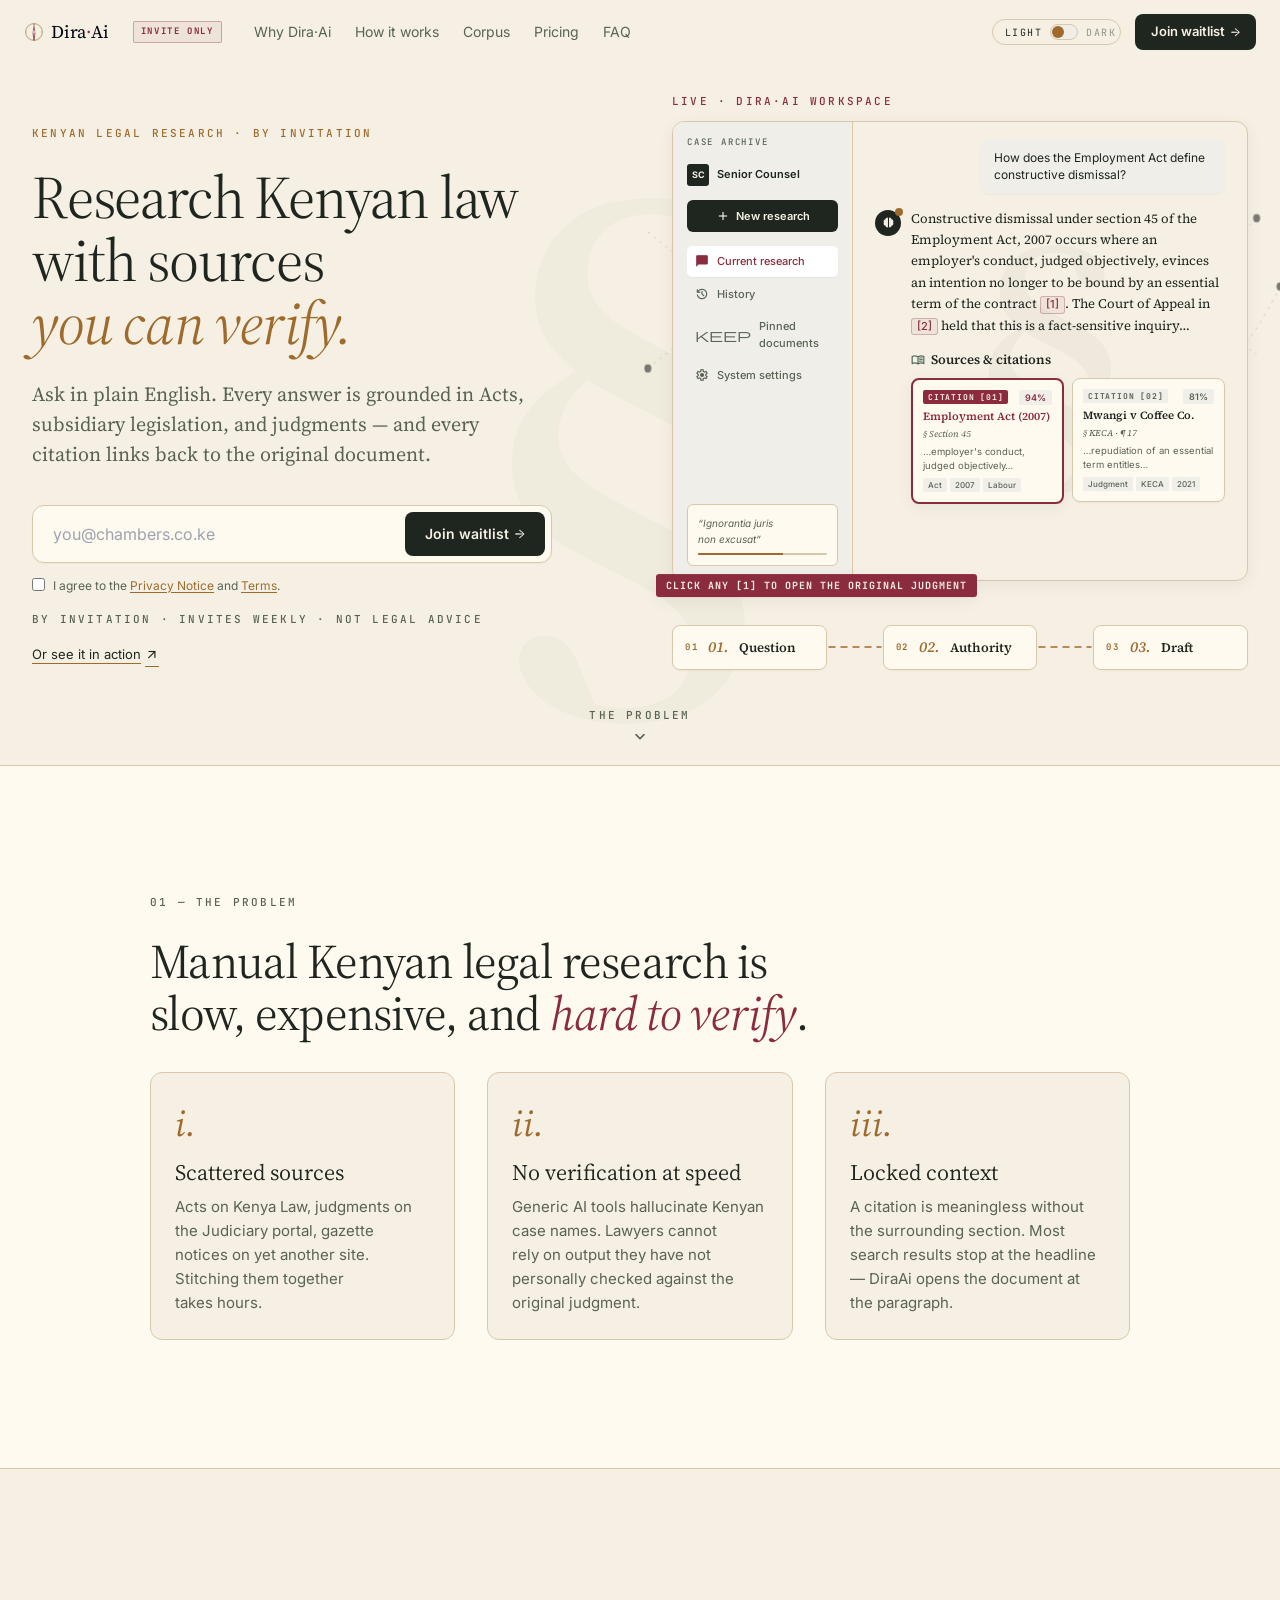
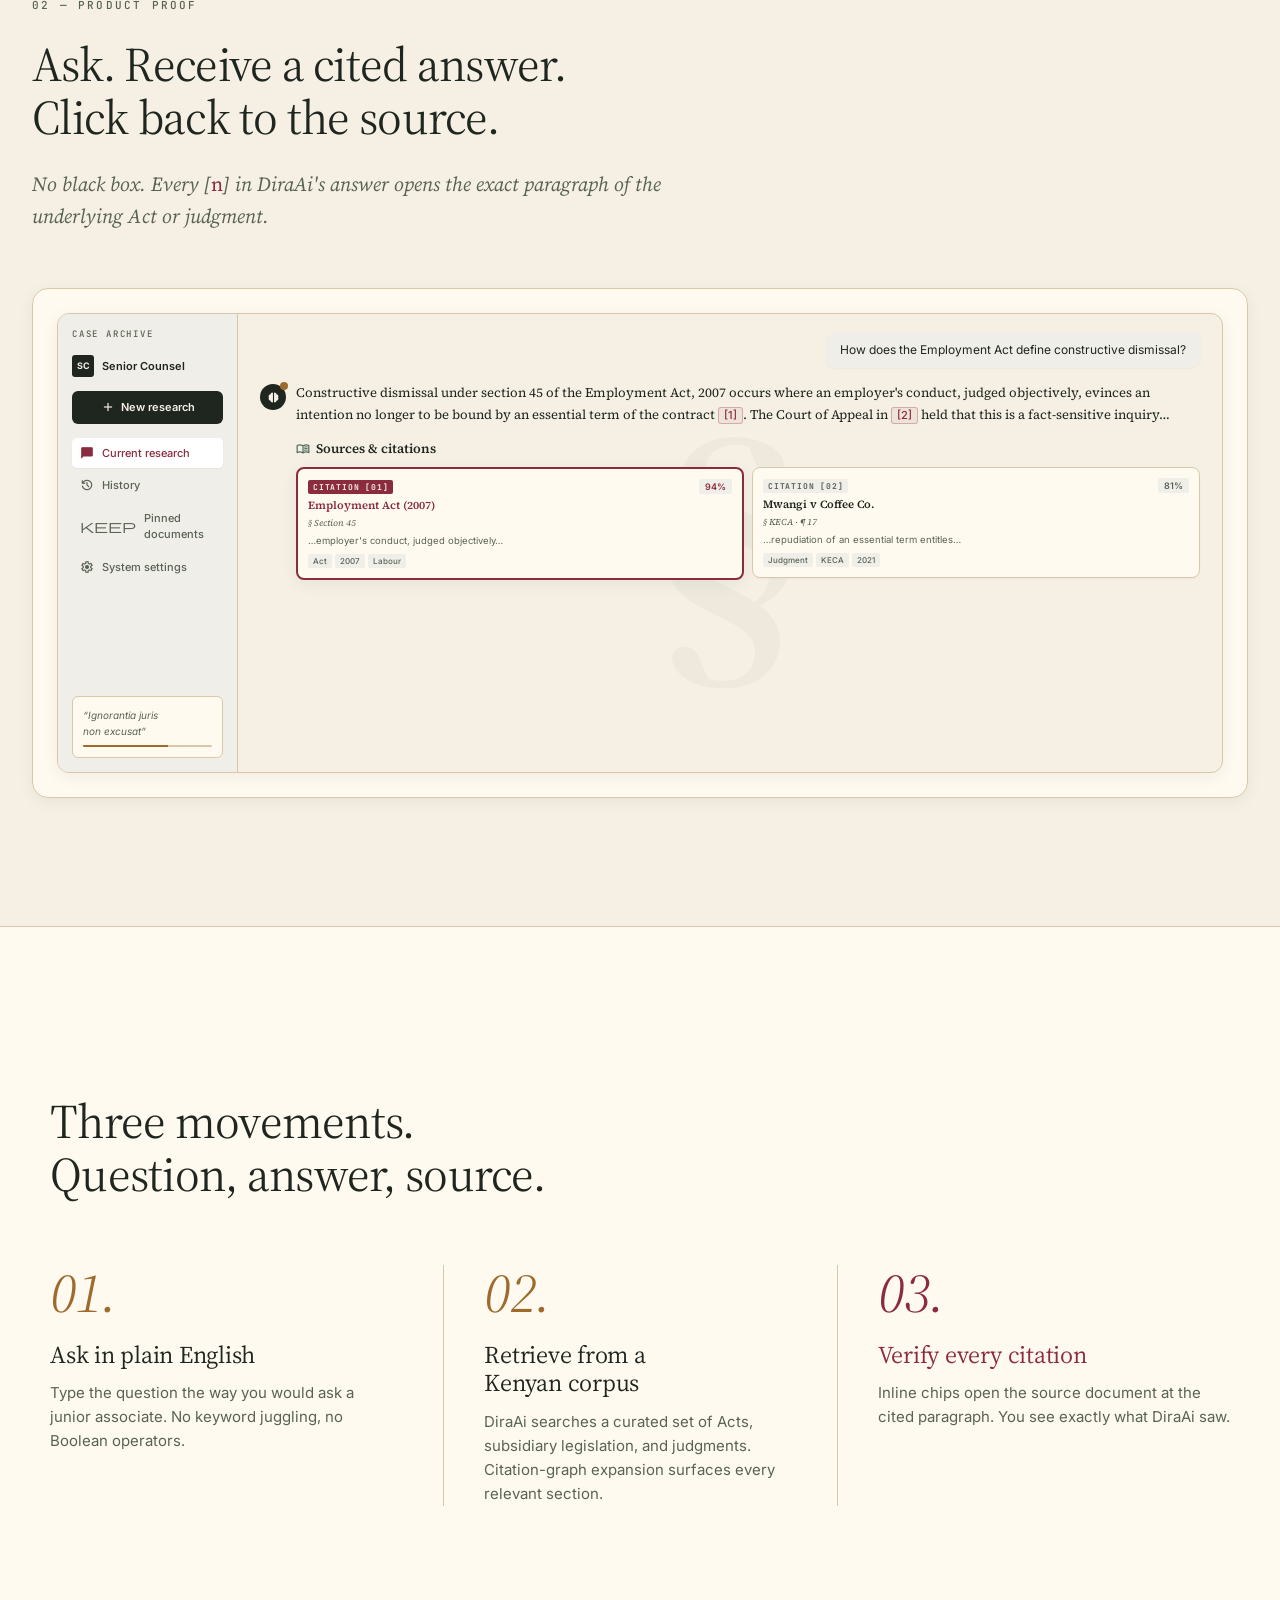
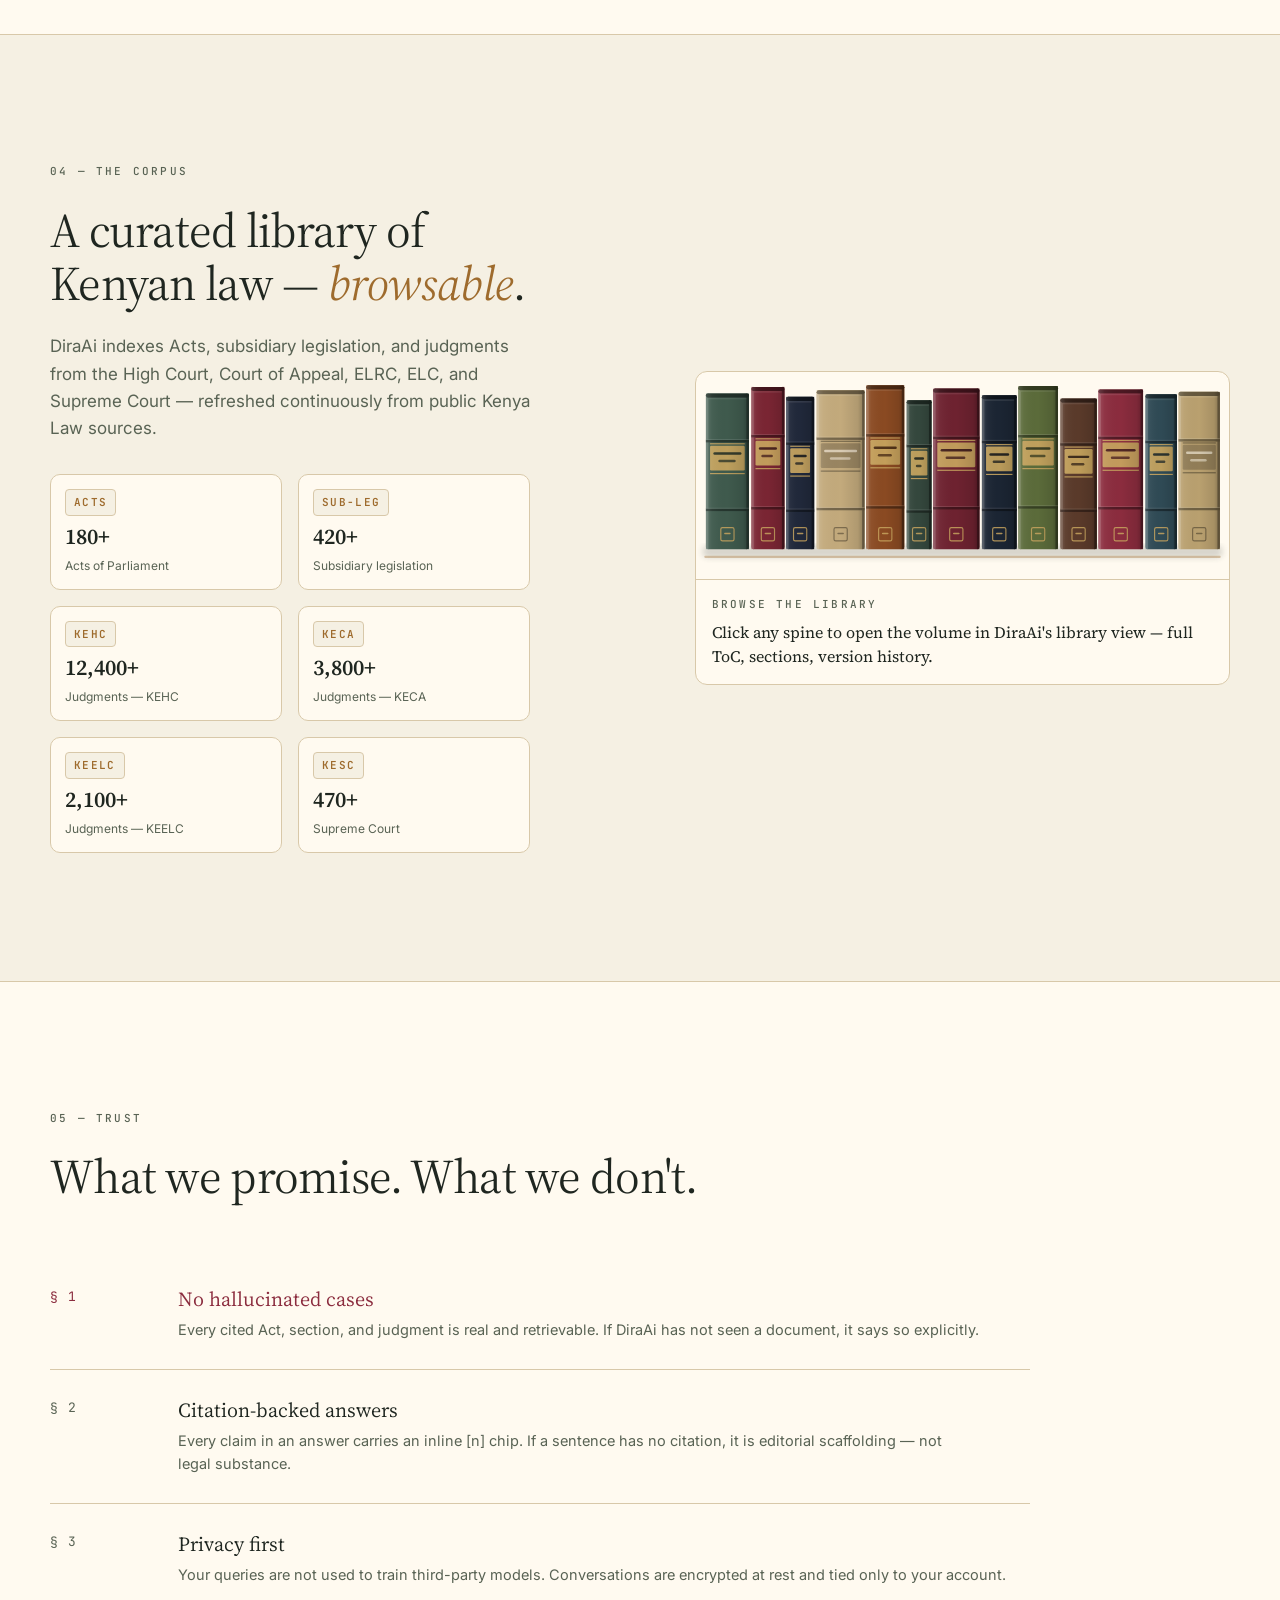
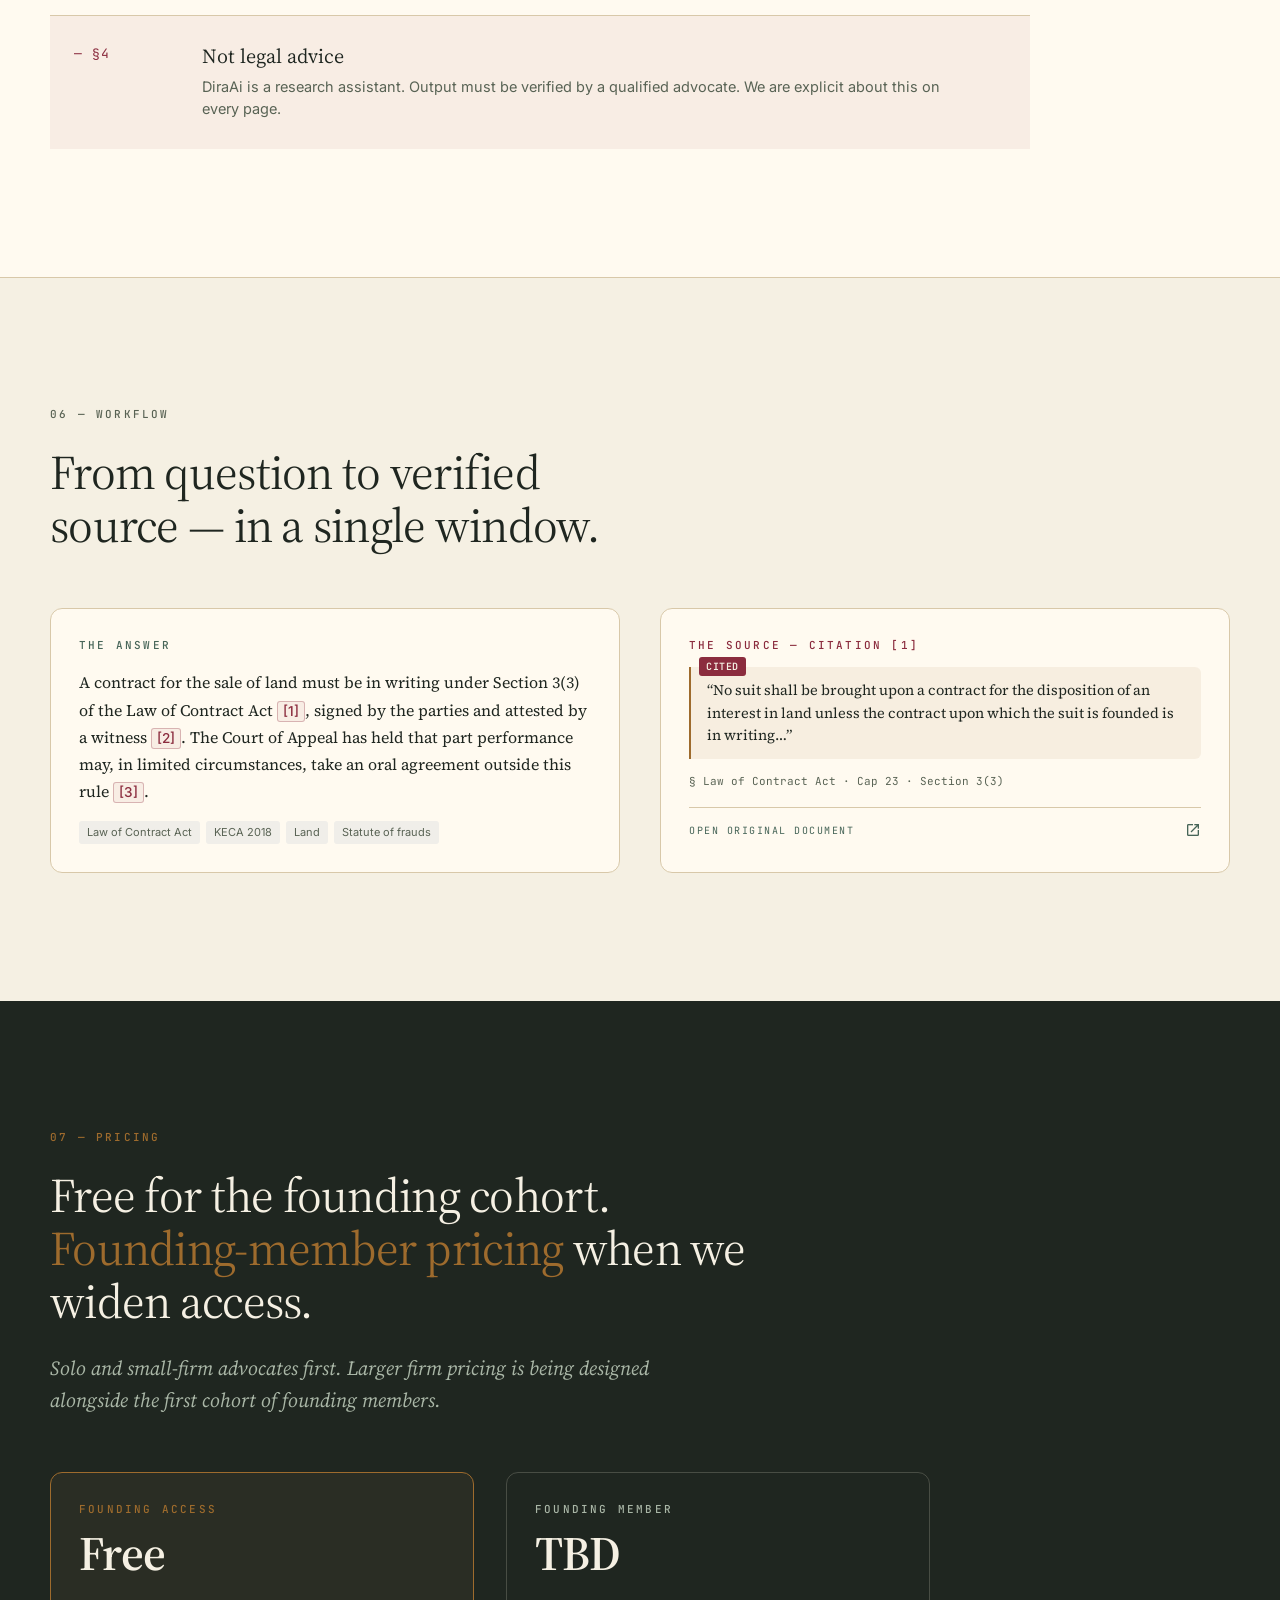
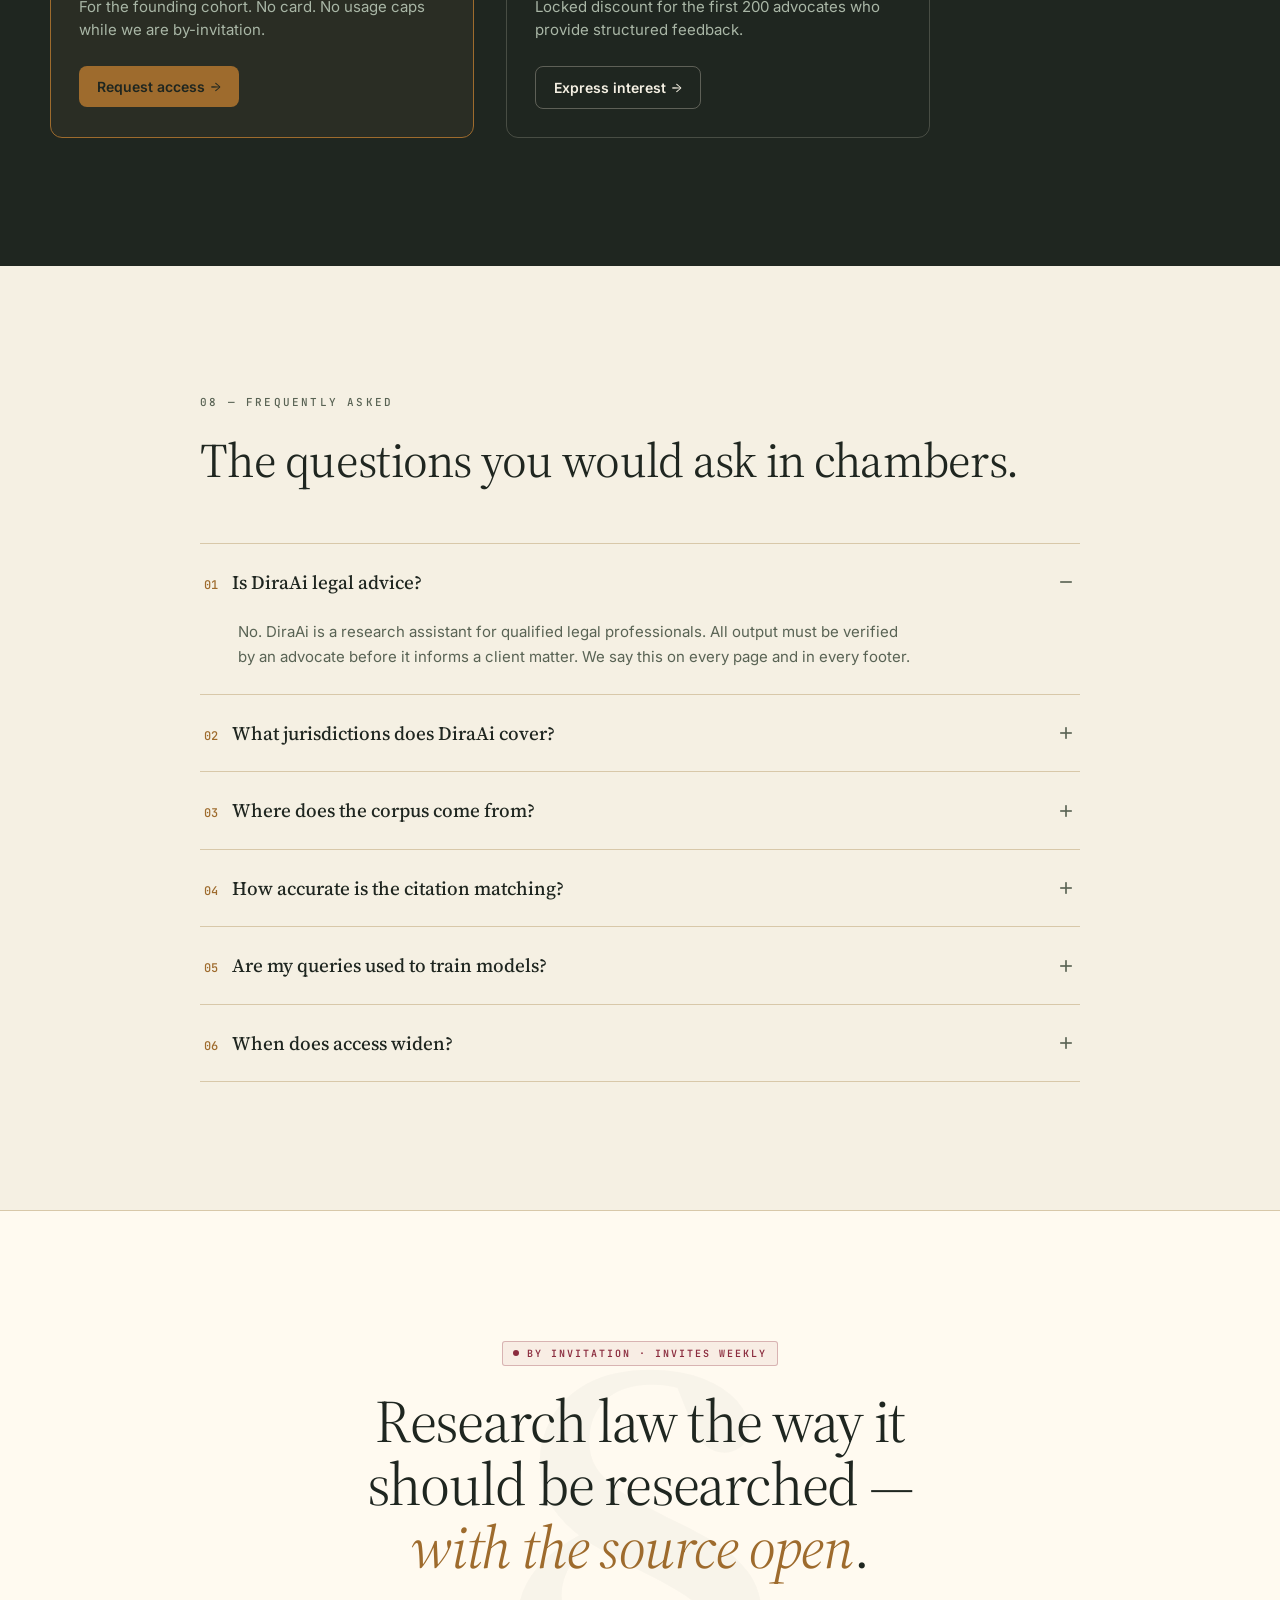
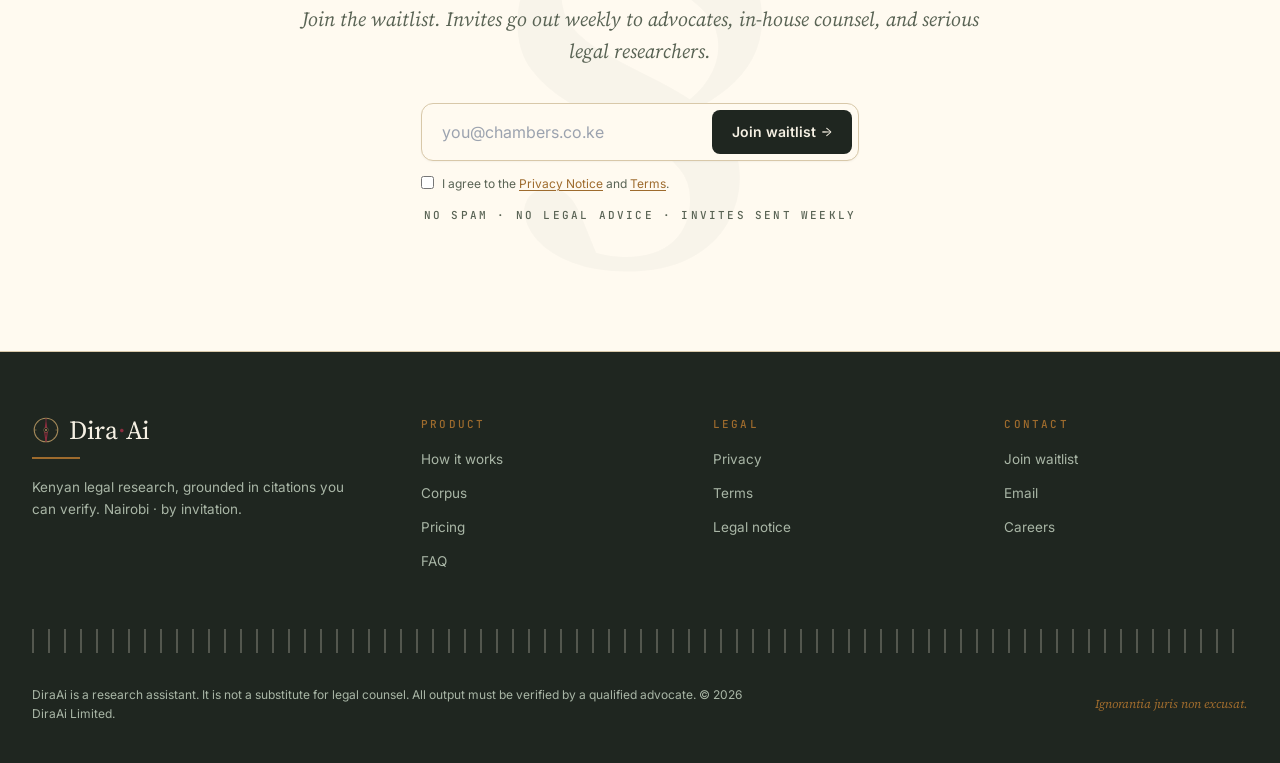
<file: index.html>
<!DOCTYPE html><!--opct99ML53BJr4nK4PLSx--><html lang="en" data-theme="light"><head><meta charSet="utf-8"/><meta name="viewport" content="width=device-width, initial-scale=1"/><link rel="preload" as="image" href="/assets/graph-motif.svg"/><link rel="preload" as="image" href="/assets/book-spines.svg"/><link rel="stylesheet" href="/_next/static/css/6244c39e2d313091.css" data-precedence="next"/><link rel="preload" as="script" fetchPriority="low" href="/_next/static/chunks/webpack-4ddbe3e5a9438fe2.js"/><script src="/_next/static/chunks/380bfbcb-9a0db5366a307341.js" async=""></script><script src="/_next/static/chunks/588-8959a5f92d33fcf1.js" async=""></script><script src="/_next/static/chunks/main-app-06b2ffc731074968.js" async=""></script><script src="/_next/static/chunks/app/layout-5c378bc0b82bd01c.js" async=""></script><script src="/_next/static/chunks/830-f4302004a4e0ce63.js" async=""></script><script src="/_next/static/chunks/app/(content)/layout-cfd33cb03ce5912d.js" async=""></script><script src="/_next/static/chunks/953-7674b1c4c5b333c0.js" async=""></script><script src="/_next/static/chunks/app/page-54ff48280bdedfcd.js" async=""></script><link rel="preload" href="https://static.cloudflareinsights.com/beacon.min.js" as="script"/><link rel="preconnect" href="https://fonts.googleapis.com"/><link rel="preconnect" href="https://fonts.gstatic.com" crossorigin=""/><title>Dira·Ai — Research Kenyan law with sources you can verify</title><meta name="description" content="Dira·Ai is a Kenyan legal research assistant. Ask in plain English; receive citation-grounded answers from Acts, subsidiary legislation, and judgments. By invitation."/><link rel="manifest" href="/manifest.webmanifest"/><meta name="robots" content="index, follow"/><link rel="canonical" href="https://diralaw.com/"/><meta property="og:title" content="Dira·Ai — Research Kenyan law with sources you can verify"/><meta property="og:description" content="Citation-grounded answers from the Constitution, statutes, and case law. By invitation."/><meta property="og:url" content="https://diralaw.com/"/><meta property="og:site_name" content="Dira·Ai"/><meta property="og:locale" content="en_KE"/><meta property="og:image:type" content="image/png"/><meta property="og:image:width" content="1200"/><meta property="og:image:height" content="630"/><meta property="og:image" content="https://diralaw.com/opengraph-image.png?d0c53a469c085e9c"/><meta property="og:type" content="website"/><meta name="twitter:card" content="summary_large_image"/><meta name="twitter:title" content="Dira·Ai — Research Kenyan law with sources you can verify"/><meta name="twitter:description" content="Citation-grounded answers from the Constitution, statutes, and case law. By invitation."/><meta name="twitter:image:type" content="image/png"/><meta name="twitter:image:width" content="1200"/><meta name="twitter:image:height" content="630"/><meta name="twitter:image" content="https://diralaw.com/twitter-image.png?d0c53a469c085e9c"/><link rel="icon" href="/icon.svg?4bc8633fa85584ee" type="image/svg+xml" sizes="any"/><link rel="apple-touch-icon" href="/apple-icon.png?f31df35bacb354d3" type="image/png" sizes="180x180"/><script type="application/ld+json">{"@context":"https://schema.org","@graph":[{"@type":"Organization","@id":"https://diralaw.com/#organization","name":"Dira·Ai","url":"https://diralaw.com","description":"Dira·Ai is a Kenyan legal research assistant. Ask in plain English; receive citation-grounded answers from Acts, subsidiary legislation, and judgments. By invitation.","email":"hello@diralaw.com","logo":"https://diralaw.com/icon.svg"},{"@type":"WebSite","@id":"https://diralaw.com/#website","name":"Dira·Ai","url":"https://diralaw.com","description":"Dira·Ai is a Kenyan legal research assistant. Ask in plain English; receive citation-grounded answers from Acts, subsidiary legislation, and judgments. By invitation.","publisher":{"@id":"https://diralaw.com/#organization"},"inLanguage":"en-KE"}]}</script><link href="https://fonts.googleapis.com/css2?family=Source+Serif+4:ital,opsz,wght@0,8..60,200..900;1,8..60,200..900&amp;family=Inter:wght@300;400;500;600;700&amp;family=JetBrains+Mono:wght@400;500;600;700&amp;display=swap" rel="stylesheet"/><link href="https://fonts.googleapis.com/css2?family=Material+Symbols+Outlined:wght,FILL@100..700,0..1&amp;display=swap" rel="stylesheet"/><script src="/_next/static/chunks/polyfills-42372ed130431b0a.js" noModule=""></script></head><body><div hidden=""><!--$--><!--/$--></div><header class="dira-nav" style="position:sticky;top:0;z-index:50"><div class="dira-nav-inner" style="max-width:1280px;margin:0 auto;padding:14px 24px;display:flex;align-items:center;justify-content:space-between;gap:16px"><div style="display:flex;align-items:center;gap:24px;min-width:0"><a href="/" aria-label="Dira·Ai home" style="display:inline-flex;flex-shrink:0"><span class="" style="display:inline-flex;align-items:center;gap:7px" role="img" aria-label="Dira·Ai — Law, clearly."><svg width="20" height="20" viewBox="0 0 100 100" fill="none" xmlns="http://www.w3.org/2000/svg" aria-hidden="true" style="flex-shrink:0;display:block"><circle cx="50" cy="50" r="42" stroke="#A68B5B" stroke-width="4"></circle><line x1="20" y1="20" x2="25" y2="25" stroke="#A68B5B" stroke-width="1.2" opacity="0.32"></line><line x1="80" y1="20" x2="75" y2="25" stroke="#A68B5B" stroke-width="1.2" opacity="0.32"></line><line x1="20" y1="80" x2="25" y2="75" stroke="#A68B5B" stroke-width="1.2" opacity="0.32"></line><line x1="80" y1="80" x2="75" y2="75" stroke="#A68B5B" stroke-width="1.2" opacity="0.32"></line><line x1="50" y1="8" x2="50" y2="16" stroke="#8B2C3E" stroke-width="3"></line><line x1="50" y1="84" x2="50" y2="92" stroke="#A68B5B" stroke-width="2"></line><line x1="8" y1="50" x2="16" y2="50" stroke="#A68B5B" stroke-width="2"></line><line x1="84" y1="50" x2="92" y2="50" stroke="#A68B5B" stroke-width="2"></line><polygon points="50,8 45,46 50,42 55,46" fill="#8B2C3E"></polygon><polygon points="50,92 45,54 50,58 55,54" fill="none" stroke="#8B2C3E" stroke-width="4" stroke-linejoin="round"></polygon><circle cx="50" cy="50" r="8" fill="#fbf9f4" stroke="#A68B5B" stroke-width="1.8"></circle><circle cx="50" cy="50" r="3.8" fill="#A68B5B"></circle></svg><span style="display:flex;flex-direction:column;line-height:1"><span style="font-family:&#x27;Source Serif 4&#x27;, Georgia, serif;font-weight:400;font-size:18px;letter-spacing:-0.01em;line-height:1;display:flex;align-items:center"><span style="color:#030813">Dira</span><span style="color:#8B2C3E">·</span><span style="color:#030813">Ai</span></span></span></span></a><span class="dira-nav-badge" style="font-family:var(--font-mono);font-size:9px;font-weight:700;letter-spacing:0.18em;text-transform:uppercase;color:var(--brand-maroon);border:1px solid color-mix(in oklch, var(--brand-maroon) 35%, transparent);background:var(--maroon-tint);padding:3px 7px;border-radius:2px;white-space:nowrap">Invite only</span><nav class="dira-nav-desktop" style="display:flex;align-items:center;gap:24px;margin-left:8px"><a href="#problem" class="dira-nav-link" style="font-family:var(--font-sans);font-size:14px;color:var(--muted);text-decoration:none">Why Dira·Ai</a><a href="#how" class="dira-nav-link" style="font-family:var(--font-sans);font-size:14px;color:var(--muted);text-decoration:none">How it works</a><a href="#corpus" class="dira-nav-link" style="font-family:var(--font-sans);font-size:14px;color:var(--muted);text-decoration:none">Corpus</a><a href="#pricing" class="dira-nav-link" style="font-family:var(--font-sans);font-size:14px;color:var(--muted);text-decoration:none">Pricing</a><a href="#faq" class="dira-nav-link" style="font-family:var(--font-sans);font-size:14px;color:var(--muted);text-decoration:none">FAQ</a></nav></div><div style="display:flex;align-items:center;gap:14px"><span class="dira-nav-toggle"><button type="button" aria-label="Switch to dark mode" style="display:inline-flex;align-items:center;gap:8px;background:transparent;border:1px solid var(--border);border-radius:999px;padding:4px 4px 4px 12px;color:var(--ink);font-family:var(--font-mono);font-size:10px;letter-spacing:0.15em;text-transform:uppercase;cursor:pointer"><span style="opacity:1">Light</span><span style="position:relative;width:28px;height:16px;background:var(--surface-2);border-radius:999px;border:1px solid var(--border)"><span style="position:absolute;top:1px;left:1px;width:12px;height:12px;border-radius:50%;background:var(--accent);transition:left 200ms var(--ease-editorial)"></span></span><span style="opacity:0.45">Dark</span></button></span><a href="#cta" class="dira-btn dira-nav-cta" style="background:var(--ink);color:var(--bg);padding:8px 16px;border-radius:8px;font-family:var(--font-sans);font-size:13px;font-weight:600;text-decoration:none;display:inline-flex;align-items:center;gap:6px;white-space:nowrap">Join waitlist <span class="dira-arrow" style="font-family:var(--font-serif)">→</span></a><button type="button" class="dira-nav-burger" aria-label="Open menu" aria-expanded="false" aria-controls="dira-mobile-menu" style="align-items:center;justify-content:center;width:40px;height:40px;border-radius:8px;background:transparent;border:1px solid var(--border);color:var(--ink);cursor:pointer"><span class="material-symbols-outlined" aria-hidden="true" style="font-family:Material Symbols Outlined;font-size:22px;font-variation-settings:&#x27;FILL&#x27; 0, &#x27;wght&#x27; 400, &#x27;GRAD&#x27; 0, &#x27;opsz&#x27; 24;color:inherit;line-height:1;vertical-align:middle">menu</span></button></div></div><div id="dira-mobile-menu" class="dira-nav-panel"><a href="#problem" class="dira-nav-panel-link">Why Dira·Ai</a><a href="#how" class="dira-nav-panel-link">How it works</a><a href="#corpus" class="dira-nav-panel-link">Corpus</a><a href="#pricing" class="dira-nav-panel-link">Pricing</a><a href="#faq" class="dira-nav-panel-link">FAQ</a><div class="dira-nav-panel-footer"><button type="button" aria-label="Switch to dark mode" style="display:inline-flex;align-items:center;gap:8px;background:transparent;border:1px solid var(--border);border-radius:999px;padding:4px 4px 4px 12px;color:var(--ink);font-family:var(--font-mono);font-size:10px;letter-spacing:0.15em;text-transform:uppercase;cursor:pointer"><span style="opacity:1">Light</span><span style="position:relative;width:28px;height:16px;background:var(--surface-2);border-radius:999px;border:1px solid var(--border)"><span style="position:absolute;top:1px;left:1px;width:12px;height:12px;border-radius:50%;background:var(--accent);transition:left 200ms var(--ease-editorial)"></span></span><span style="opacity:0.45">Dark</span></button><a href="#cta" class="dira-btn" style="background:var(--ink);color:var(--bg);padding:10px 18px;border-radius:8px;font-family:var(--font-sans);font-size:14px;font-weight:600;text-decoration:none;display:inline-flex;align-items:center;gap:6px;white-space:nowrap">Join waitlist <span class="dira-arrow" style="font-family:var(--font-serif)">→</span></a></div></div></header><main><section data-hero="true" data-screen-label="Hero" style="position:relative;overflow:hidden;padding-top:56px;padding-bottom:96px;perspective:1600px;perspective-origin:50% 40%"><span class="dira-hero-watermark" style="position:absolute;top:0;left:50%;transform:translate(-50%, 0px) translateZ(-120px) rotateX(0deg) rotateY(0deg);transform-style:preserve-3d;will-change:transform;font-family:var(--font-serif);font-size:720px;color:var(--ink);opacity:0.025;font-weight:600;line-height:1;pointer-events:none;user-select:none;z-index:0">§</span><div class="dira-hero-graph" style="position:absolute;top:80px;right:-40px;width:720px;height:280px;color:var(--accent);pointer-events:none;z-index:1;transform:translate3d(0px, 0px, -40px) rotateX(0deg) rotateY(0deg);transform-style:preserve-3d;will-change:transform"><img src="/assets/graph-motif.svg" alt="" style="width:100%;height:100%;opacity:0.5"/></div><div class="dira-hero-inner dira-hero-grid" style="position:relative;z-index:2;max-width:1280px;margin:0 auto;padding:0 32px;display:grid;grid-template-columns:1fr 1fr;gap:64px;align-items:center"><div><div class="dira-reveal" style="font-family:var(--font-mono);font-size:11px;letter-spacing:0.2em;text-transform:uppercase;color:var(--accent);font-weight:500;margin-bottom:24px">Kenyan legal research · by invitation</div><h1 class="dira-reveal" style="font-family:var(--font-serif);font-size:60px;font-weight:600;line-height:1.05;letter-spacing:-0.02em;color:var(--ink);margin:0 0 24px">Research Kenyan law<br/>with sources<br/><span style="font-style:italic;color:var(--accent)">you can verify.</span></h1><p class="dira-reveal" style="font-family:var(--font-serif);font-size:20px;line-height:1.5;color:var(--muted);margin:0 0 36px;max-width:520px">Ask in plain English. Every answer is grounded in Acts, subsidiary legislation, and judgments — and every citation links back to the original document.</p><div style="margin-bottom:16px"><form noValidate="" style="max-width:520px"><div class="dira-waitlist-row" style="display:flex;gap:8px;padding:6px;background:var(--surface);border:1px solid var(--border);border-radius:12px;box-shadow:var(--shadow-sm);transition:border-color 200ms, box-shadow 200ms"><input type="email" inputMode="email" autoComplete="email" placeholder="you@chambers.co.ke" aria-label="Email address" class="dira-waitlist-input" style="flex:1;background:transparent;border:none;outline:none;padding:10px 14px;font-family:var(--font-sans);font-size:16px;color:var(--ink)" name="email"/><button type="submit" class="dira-waitlist-submit" style="background:var(--ink);color:var(--bg);border:none;border-radius:8px;padding:0 20px;cursor:pointer;font-family:var(--font-sans);font-size:14px;font-weight:600;display:inline-flex;align-items:center;gap:6px;opacity:1;transition:opacity 200ms">Join waitlist<span class="dira-arrow" style="font-family:var(--font-serif)">→</span></button></div><label class="dira-waitlist-consent" style="display:flex;align-items:flex-start;gap:8px;margin-top:14px;font-family:var(--font-sans);font-size:12px;color:var(--muted);cursor:pointer"><input type="checkbox" class="dira-waitlist-checkbox" style="margin-top:1px" name="consent"/><span>I agree to the<!-- --> <a href="/privacy" target="_blank" rel="noopener noreferrer" class="dira-waitlist-consent-link" style="color:var(--accent);text-decoration:underline;text-underline-offset:2px">Privacy Notice</a> <!-- -->and<!-- --> <a href="/terms" target="_blank" rel="noopener noreferrer" class="dira-waitlist-consent-link" style="color:var(--accent);text-decoration:underline;text-underline-offset:2px">Terms</a>.</span></label><div></div></form></div><div style="display:flex;align-items:center;gap:18px;flex-wrap:wrap"><div style="font-family:var(--font-mono);font-size:11px;letter-spacing:0.2em;text-transform:uppercase;color:var(--muted);font-weight:500">By invitation · Invites weekly · Not legal advice</div><a href="#demo" style="font-family:var(--font-sans);font-size:13px;color:var(--ink);text-decoration:underline;text-decoration-color:var(--accent);text-underline-offset:4px;text-decoration-thickness:1px;display:inline-flex;align-items:center;gap:4px">Or see it in action<span class="material-symbols-outlined" aria-hidden="true" style="font-family:Material Symbols Outlined;font-size:14px;font-variation-settings:&#x27;FILL&#x27; 0, &#x27;wght&#x27; 400, &#x27;GRAD&#x27; 0, &#x27;opsz&#x27; 24;color:inherit;line-height:1;vertical-align:middle">arrow_outward</span></a></div></div><div class="dira-hero-visual" style="transform:translate3d(0px, 0px, 40px) rotateX(0deg) rotateY(0deg);transform-style:preserve-3d;will-change:transform"><div class="dira-reveal" style="position:relative"><div style="font-family:var(--font-mono);font-size:11px;letter-spacing:0.2em;text-transform:uppercase;color:var(--brand-maroon);font-weight:500;position:absolute;top:-28px;left:0">Live · Dira·Ai workspace</div><div class="dira-mock" style="width:100%;height:460px;background:var(--bg);border:1px solid var(--border);border-radius:12px;overflow:hidden;box-shadow:var(--shadow-md);display:grid;grid-template-columns:180px 1fr;font-family:var(--font-sans)"><div class="dira-mock-sidebar" style="background:var(--surface-2);border-right:1px solid var(--border);padding:14px;display:flex;flex-direction:column;gap:14px"><div style="font-family:var(--font-mono);font-size:9px;letter-spacing:0.2em;text-transform:uppercase;color:var(--muted);font-weight:500">Case Archive</div><div style="display:flex;align-items:center;gap:8px"><div style="width:22px;height:22px;background:var(--ink);color:var(--bg);border-radius:3px;display:flex;align-items:center;justify-content:center;font-size:9px;font-weight:700">SC</div><div style="font-size:11px;font-weight:600;color:var(--ink)">Senior Counsel</div></div><button style="background:var(--ink);color:var(--bg);border:none;border-radius:6px;padding:8px 10px;font-size:11px;font-weight:600;display:flex;align-items:center;justify-content:center;gap:6px;cursor:pointer"><span class="material-symbols-outlined" aria-hidden="true" style="font-family:Material Symbols Outlined;font-size:14px;font-variation-settings:&#x27;FILL&#x27; 0, &#x27;wght&#x27; 400, &#x27;GRAD&#x27; 0, &#x27;opsz&#x27; 24;color:inherit;line-height:1;vertical-align:middle">add</span> New research</button><div style="display:flex;flex-direction:column;gap:2px"><a href="#" style="display:flex;align-items:center;gap:8px;padding:7px 8px;border-radius:5px;background:var(--surface-raised);color:var(--brand-maroon);font-size:11px;font-weight:500;text-decoration:none;box-shadow:var(--shadow-sm)"><span class="material-symbols-outlined" aria-hidden="true" style="font-family:Material Symbols Outlined;font-size:14px;font-variation-settings:&#x27;FILL&#x27; 1, &#x27;wght&#x27; 400, &#x27;GRAD&#x27; 0, &#x27;opsz&#x27; 24;color:inherit;line-height:1;vertical-align:middle">chat_bubble</span>Current research</a><a href="#" style="display:flex;align-items:center;gap:8px;padding:7px 8px;border-radius:5px;background:transparent;color:var(--muted);font-size:11px;font-weight:500;text-decoration:none;box-shadow:none"><span class="material-symbols-outlined" aria-hidden="true" style="font-family:Material Symbols Outlined;font-size:14px;font-variation-settings:&#x27;FILL&#x27; 0, &#x27;wght&#x27; 400, &#x27;GRAD&#x27; 0, &#x27;opsz&#x27; 24;color:inherit;line-height:1;vertical-align:middle">history</span>History</a><a href="#" style="display:flex;align-items:center;gap:8px;padding:7px 8px;border-radius:5px;background:transparent;color:var(--muted);font-size:11px;font-weight:500;text-decoration:none;box-shadow:none"><span class="material-symbols-outlined" aria-hidden="true" style="font-family:Material Symbols Outlined;font-size:14px;font-variation-settings:&#x27;FILL&#x27; 0, &#x27;wght&#x27; 400, &#x27;GRAD&#x27; 0, &#x27;opsz&#x27; 24;color:inherit;line-height:1;vertical-align:middle">keep</span>Pinned documents</a><a href="#" style="display:flex;align-items:center;gap:8px;padding:7px 8px;border-radius:5px;background:transparent;color:var(--muted);font-size:11px;font-weight:500;text-decoration:none;box-shadow:none"><span class="material-symbols-outlined" aria-hidden="true" style="font-family:Material Symbols Outlined;font-size:14px;font-variation-settings:&#x27;FILL&#x27; 0, &#x27;wght&#x27; 400, &#x27;GRAD&#x27; 0, &#x27;opsz&#x27; 24;color:inherit;line-height:1;vertical-align:middle">settings</span>System settings</a></div><div style="margin-top:auto"><div style="background:var(--surface);padding:10px;border-radius:6px;border:1px solid var(--border)"><p style="margin:0;font-style:italic;font-size:10px;color:var(--muted)">“Ignorantia juris non excusat”</p><div style="margin-top:6px;height:2px;background:var(--border);border-radius:999px;overflow:hidden"><div style="width:66%;height:100%;background:var(--accent)"></div></div></div></div></div><div style="position:relative;overflow:hidden;padding:18px 22px;display:flex;flex-direction:column;gap:14px"><span style="position:absolute;inset:0;display:flex;align-items:center;justify-content:center;font-family:var(--font-serif);font-size:320px;color:var(--ink);opacity:0.03;font-weight:600;line-height:1;pointer-events:none;user-select:none">§</span><div class="dira-drift-a" style="display:flex;justify-content:flex-end;z-index:1"><div style="background:var(--surface-2);padding:10px 14px;border-radius:10px;border-top-right-radius:3px;max-width:70%;font-size:12px;color:var(--ink);line-height:1.4;box-shadow:var(--shadow-sm)">How does the Employment Act define constructive dismissal?</div></div><div style="display:flex;gap:10px;z-index:1"><div style="position:relative;width:26px;height:26px;border-radius:50%;flex-shrink:0;margin-top:2px;background:var(--ink);display:flex;align-items:center;justify-content:center"><span class="material-symbols-outlined" aria-hidden="true" style="font-family:Material Symbols Outlined;font-size:13px;font-variation-settings:&#x27;FILL&#x27; 1, &#x27;wght&#x27; 400, &#x27;GRAD&#x27; 0, &#x27;opsz&#x27; 24;color:var(--bg);line-height:1;vertical-align:middle">neurology</span><span class="dira-pulse-dot" aria-hidden="true" style="position:absolute;top:-2px;right:-2px"></span></div><p style="margin:0;font-family:var(--font-serif);font-size:13px;line-height:1.65;color:var(--ink)">Constructive dismissal under section 45 of the Employment Act, 2007 occurs where an employer&#x27;s conduct, judged objectively, evinces an intention no longer to be bound by an essential term of the contract <span class="dira-citation-chip" style="display:inline-flex;align-items:center;background:var(--maroon-tint);color:var(--brand-maroon);border:1px solid color-mix(in oklch, var(--brand-maroon) 30%, transparent);border-radius:3px;font-size:0.85em;font-weight:500;padding:0 5px;line-height:1.4;font-family:var(--font-sans)">[1]</span>. The Court of Appeal in <span class="dira-citation-chip" style="display:inline-flex;align-items:center;background:var(--maroon-tint);color:var(--brand-maroon);border:1px solid color-mix(in oklch, var(--brand-maroon) 30%, transparent);border-radius:3px;font-size:0.85em;font-weight:500;padding:0 5px;line-height:1.4;font-family:var(--font-sans)">[2]</span> held that this is a fact-sensitive inquiry…</p></div><div style="z-index:1;margin-left:36px"><h4 style="margin:0 0 8px;display:flex;align-items:center;gap:6px;font-family:var(--font-serif);font-size:13px;font-weight:600;color:var(--ink)"><span class="material-symbols-outlined" aria-hidden="true" style="font-family:Material Symbols Outlined;font-size:14px;font-variation-settings:&#x27;FILL&#x27; 0, &#x27;wght&#x27; 400, &#x27;GRAD&#x27; 0, &#x27;opsz&#x27; 24;color:var(--brand-forest);line-height:1;vertical-align:middle">menu_book</span>Sources &amp; citations</h4><div style="display:grid;grid-template-columns:1fr 1fr;gap:8px"><div class="dira-drift-b"><div style="background:var(--surface);border:2px solid var(--brand-maroon);border-radius:8px;padding:10px;box-shadow:var(--shadow-md)"><div style="display:flex;justify-content:space-between;align-items:center;margin-bottom:4px"><span style="font-family:var(--font-mono);font-size:8px;font-weight:700;letter-spacing:0.1em;text-transform:uppercase;background:var(--brand-maroon);color:var(--bg);padding:1px 5px;border-radius:2px">Citation [<!-- -->01<!-- -->]</span><span style="font-family:var(--font-sans);font-size:9px;font-weight:600;color:var(--brand-maroon);background:var(--surface-2);padding:1px 6px;border-radius:2px">94<!-- -->%</span></div><h5 style="margin:0 0 2px;font-family:var(--font-serif);font-size:11px;font-weight:600;color:var(--brand-maroon)">Employment Act (2007)</h5><div style="font-family:var(--font-serif);font-style:italic;font-size:9px;color:var(--muted);margin-bottom:4px">§ Section 45</div><p style="margin:0 0 6px;font-size:9.5px;color:var(--muted);line-height:1.4">…employer&#x27;s conduct, judged objectively…</p><div style="display:flex;gap:3px;flex-wrap:wrap"><span style="font-family:var(--font-sans);font-size:8px;font-weight:500;background:var(--surface-2);color:var(--muted);padding:1px 5px;border-radius:2px">Act</span><span style="font-family:var(--font-sans);font-size:8px;font-weight:500;background:var(--surface-2);color:var(--muted);padding:1px 5px;border-radius:2px">2007</span><span style="font-family:var(--font-sans);font-size:8px;font-weight:500;background:var(--surface-2);color:var(--muted);padding:1px 5px;border-radius:2px">Labour</span></div></div></div><div class="dira-drift-c"><div style="background:var(--surface);border:1px solid var(--border);border-radius:8px;padding:10px;box-shadow:var(--shadow-sm)"><div style="display:flex;justify-content:space-between;align-items:center;margin-bottom:4px"><span style="font-family:var(--font-mono);font-size:8px;font-weight:700;letter-spacing:0.1em;text-transform:uppercase;background:var(--surface-2);color:var(--muted);padding:1px 5px;border-radius:2px">Citation [<!-- -->02<!-- -->]</span><span style="font-family:var(--font-sans);font-size:9px;font-weight:600;color:var(--muted);background:var(--surface-2);padding:1px 6px;border-radius:2px">81<!-- -->%</span></div><h5 style="margin:0 0 2px;font-family:var(--font-serif);font-size:11px;font-weight:600;color:var(--ink)">Mwangi v Coffee Co.</h5><div style="font-family:var(--font-serif);font-style:italic;font-size:9px;color:var(--muted);margin-bottom:4px">§ KECA · ¶ 17</div><p style="margin:0 0 6px;font-size:9.5px;color:var(--muted);line-height:1.4">…repudiation of an essential term entitles…</p><div style="display:flex;gap:3px;flex-wrap:wrap"><span style="font-family:var(--font-sans);font-size:8px;font-weight:500;background:var(--surface-2);color:var(--muted);padding:1px 5px;border-radius:2px">Judgment</span><span style="font-family:var(--font-sans);font-size:8px;font-weight:500;background:var(--surface-2);color:var(--muted);padding:1px 5px;border-radius:2px">KECA</span><span style="font-family:var(--font-sans);font-size:8px;font-weight:500;background:var(--surface-2);color:var(--muted);padding:1px 5px;border-radius:2px">2021</span></div></div></div></div></div></div></div><div class="dira-drift-pdf" style="position:absolute;bottom:-16px;left:-16px;background:var(--brand-maroon);color:var(--bg);font-family:var(--font-mono);font-size:10px;letter-spacing:0.1em;text-transform:uppercase;font-weight:700;padding:4px 10px;border-radius:3px;box-shadow:var(--shadow-md)">Click any [1] to open the original judgment</div></div><div class="dira-reveal dira-flow-strip" aria-hidden="true" style="margin-top:44px;display:grid;grid-template-columns:1fr 56px 1fr 56px 1fr;align-items:center;gap:0;font-family:var(--font-sans)"><span style="display:contents"><div style="display:flex;align-items:center;gap:10px;padding:10px 12px;background:var(--surface);border:1px solid var(--border);border-radius:8px;box-shadow:var(--shadow-sm)"><span style="font-family:var(--font-mono);font-size:9px;letter-spacing:0.18em;font-weight:700;color:var(--accent)">01</span><span style="font-family:var(--font-serif);font-size:15px;font-style:italic;font-weight:600;color:var(--accent)">01<!-- -->.</span><span style="font-family:var(--font-serif);font-size:13px;font-weight:600;color:var(--ink)">Question</span></div><svg class="dira-flow-connector" viewBox="0 0 56 12" preserveAspectRatio="none" style="width:100%;height:12px"><line x1="2" y1="6" x2="54" y2="6" stroke="var(--accent)" stroke-width="1.4" stroke-linecap="round" class="dira-dash-flow"></line></svg></span><span style="display:contents"><div style="display:flex;align-items:center;gap:10px;padding:10px 12px;background:var(--surface);border:1px solid var(--border);border-radius:8px;box-shadow:var(--shadow-sm)"><span style="font-family:var(--font-mono);font-size:9px;letter-spacing:0.18em;font-weight:700;color:var(--accent)">02</span><span style="font-family:var(--font-serif);font-size:15px;font-style:italic;font-weight:600;color:var(--accent)">02<!-- -->.</span><span style="font-family:var(--font-serif);font-size:13px;font-weight:600;color:var(--ink)">Authority</span></div><svg class="dira-flow-connector" viewBox="0 0 56 12" preserveAspectRatio="none" style="width:100%;height:12px"><line x1="2" y1="6" x2="54" y2="6" stroke="var(--accent)" stroke-width="1.4" stroke-linecap="round" class="dira-dash-flow"></line></svg></span><span style="display:contents"><div style="display:flex;align-items:center;gap:10px;padding:10px 12px;background:var(--surface);border:1px solid var(--border);border-radius:8px;box-shadow:var(--shadow-sm)"><span style="font-family:var(--font-mono);font-size:9px;letter-spacing:0.18em;font-weight:700;color:var(--accent)">03</span><span style="font-family:var(--font-serif);font-size:15px;font-style:italic;font-weight:600;color:var(--accent)">03<!-- -->.</span><span style="font-family:var(--font-serif);font-size:13px;font-weight:600;color:var(--ink)">Draft</span></div></span></div></div></div><div style="position:absolute;bottom:18px;left:50%;transform:translateX(-50%);display:flex;flex-direction:column;align-items:center;gap:4px;color:var(--muted)"><div style="font-family:var(--font-mono);font-size:11px;letter-spacing:0.2em;text-transform:uppercase;color:var(--muted);font-weight:500">The problem</div><span class="material-symbols-outlined" aria-hidden="true" style="font-family:Material Symbols Outlined;font-size:20px;font-variation-settings:&#x27;FILL&#x27; 0, &#x27;wght&#x27; 400, &#x27;GRAD&#x27; 0, &#x27;opsz&#x27; 24;color:inherit;line-height:1;vertical-align:middle">keyboard_arrow_down</span></div></section><section id="problem" style="position:relative;padding:128px 32px;background:var(--surface);border-top:1px solid var(--border);border-bottom:1px solid var(--border)"><div style="max-width:980px;margin:0 auto"><div class="dira-reveal" style="font-family:var(--font-mono);font-size:11px;letter-spacing:0.2em;text-transform:uppercase;color:var(--muted);font-weight:500;margin-bottom:24px">01 — The problem</div><h2 class="dira-reveal" style="font-family:var(--font-serif);font-size:48px;font-weight:600;line-height:1.1;letter-spacing:-0.015em;color:var(--ink);margin:0 0 32px;max-width:820px">Manual Kenyan legal research is slow, expensive, and <span style="font-style:italic;color:var(--brand-maroon)">hard to verify</span>.</h2><div class="dira-grid-3" style="display:grid;grid-template-columns:repeat(3,1fr);gap:32px"><div class="dira-reveal dira-feature-card" style="position:relative;padding:24px;background:var(--bg);border:1px solid var(--border);border-radius:12px"><div style="font-family:var(--font-serif);font-size:36px;font-style:italic;color:var(--accent);margin-bottom:8px">i.</div><h3 style="font-family:var(--font-serif);font-size:22px;font-weight:600;color:var(--ink);margin:0 0 10px">Scattered sources</h3><p style="margin:0;font-family:var(--font-sans);font-size:15px;line-height:1.6;color:var(--muted)">Acts on Kenya Law, judgments on the Judiciary portal, gazette notices on yet another site. Stitching them together takes hours.</p></div><div class="dira-reveal dira-feature-card" style="position:relative;padding:24px;background:var(--bg);border:1px solid var(--border);border-radius:12px"><div style="font-family:var(--font-serif);font-size:36px;font-style:italic;color:var(--accent);margin-bottom:8px">ii.</div><h3 style="font-family:var(--font-serif);font-size:22px;font-weight:600;color:var(--ink);margin:0 0 10px">No verification at speed</h3><p style="margin:0;font-family:var(--font-sans);font-size:15px;line-height:1.6;color:var(--muted)">Generic AI tools hallucinate Kenyan case names. Lawyers cannot rely on output they have not personally checked against the original judgment.</p></div><div class="dira-reveal dira-feature-card" style="position:relative;padding:24px;background:var(--bg);border:1px solid var(--border);border-radius:12px"><div style="font-family:var(--font-serif);font-size:36px;font-style:italic;color:var(--accent);margin-bottom:8px">iii.</div><h3 style="font-family:var(--font-serif);font-size:22px;font-weight:600;color:var(--ink);margin:0 0 10px">Locked context</h3><p style="margin:0;font-family:var(--font-sans);font-size:15px;line-height:1.6;color:var(--muted)">A citation is meaningless without the surrounding section. Most search results stop at the headline — DiraAi opens the document at the paragraph.</p></div></div></div></section><section id="demo" style="padding:128px 32px;position:relative;overflow:hidden"><div style="max-width:1280px;margin:0 auto;position:relative;z-index:1"><div class="dira-reveal" style="font-family:var(--font-mono);font-size:11px;letter-spacing:0.2em;text-transform:uppercase;color:var(--muted);font-weight:500;margin-bottom:24px">02 — Product proof</div><h2 class="dira-reveal" style="font-family:var(--font-serif);font-size:48px;font-weight:600;line-height:1.1;letter-spacing:-0.015em;color:var(--ink);margin:0 0 24px;max-width:820px">Ask. Receive a cited answer. Click back to the source.</h2><p class="dira-reveal" style="font-family:var(--font-serif);font-size:20px;font-style:italic;color:var(--muted);margin:0 0 56px;max-width:720px">No black box. Every [<span style="color:var(--brand-maroon);font-style:normal">n</span>] in DiraAi&#x27;s answer opens the exact paragraph of the underlying Act or judgment.</p><div class="dira-reveal" style="background:var(--surface);border:1px solid var(--border);border-radius:16px;padding:24px;box-shadow:var(--shadow-md)"><div class="dira-mock" style="width:100%;height:460px;background:var(--bg);border:1px solid var(--border);border-radius:12px;overflow:hidden;box-shadow:var(--shadow-md);display:grid;grid-template-columns:180px 1fr;font-family:var(--font-sans)"><div class="dira-mock-sidebar" style="background:var(--surface-2);border-right:1px solid var(--border);padding:14px;display:flex;flex-direction:column;gap:14px"><div style="font-family:var(--font-mono);font-size:9px;letter-spacing:0.2em;text-transform:uppercase;color:var(--muted);font-weight:500">Case Archive</div><div style="display:flex;align-items:center;gap:8px"><div style="width:22px;height:22px;background:var(--ink);color:var(--bg);border-radius:3px;display:flex;align-items:center;justify-content:center;font-size:9px;font-weight:700">SC</div><div style="font-size:11px;font-weight:600;color:var(--ink)">Senior Counsel</div></div><button style="background:var(--ink);color:var(--bg);border:none;border-radius:6px;padding:8px 10px;font-size:11px;font-weight:600;display:flex;align-items:center;justify-content:center;gap:6px;cursor:pointer"><span class="material-symbols-outlined" aria-hidden="true" style="font-family:Material Symbols Outlined;font-size:14px;font-variation-settings:&#x27;FILL&#x27; 0, &#x27;wght&#x27; 400, &#x27;GRAD&#x27; 0, &#x27;opsz&#x27; 24;color:inherit;line-height:1;vertical-align:middle">add</span> New research</button><div style="display:flex;flex-direction:column;gap:2px"><a href="#" style="display:flex;align-items:center;gap:8px;padding:7px 8px;border-radius:5px;background:var(--surface-raised);color:var(--brand-maroon);font-size:11px;font-weight:500;text-decoration:none;box-shadow:var(--shadow-sm)"><span class="material-symbols-outlined" aria-hidden="true" style="font-family:Material Symbols Outlined;font-size:14px;font-variation-settings:&#x27;FILL&#x27; 1, &#x27;wght&#x27; 400, &#x27;GRAD&#x27; 0, &#x27;opsz&#x27; 24;color:inherit;line-height:1;vertical-align:middle">chat_bubble</span>Current research</a><a href="#" style="display:flex;align-items:center;gap:8px;padding:7px 8px;border-radius:5px;background:transparent;color:var(--muted);font-size:11px;font-weight:500;text-decoration:none;box-shadow:none"><span class="material-symbols-outlined" aria-hidden="true" style="font-family:Material Symbols Outlined;font-size:14px;font-variation-settings:&#x27;FILL&#x27; 0, &#x27;wght&#x27; 400, &#x27;GRAD&#x27; 0, &#x27;opsz&#x27; 24;color:inherit;line-height:1;vertical-align:middle">history</span>History</a><a href="#" style="display:flex;align-items:center;gap:8px;padding:7px 8px;border-radius:5px;background:transparent;color:var(--muted);font-size:11px;font-weight:500;text-decoration:none;box-shadow:none"><span class="material-symbols-outlined" aria-hidden="true" style="font-family:Material Symbols Outlined;font-size:14px;font-variation-settings:&#x27;FILL&#x27; 0, &#x27;wght&#x27; 400, &#x27;GRAD&#x27; 0, &#x27;opsz&#x27; 24;color:inherit;line-height:1;vertical-align:middle">keep</span>Pinned documents</a><a href="#" style="display:flex;align-items:center;gap:8px;padding:7px 8px;border-radius:5px;background:transparent;color:var(--muted);font-size:11px;font-weight:500;text-decoration:none;box-shadow:none"><span class="material-symbols-outlined" aria-hidden="true" style="font-family:Material Symbols Outlined;font-size:14px;font-variation-settings:&#x27;FILL&#x27; 0, &#x27;wght&#x27; 400, &#x27;GRAD&#x27; 0, &#x27;opsz&#x27; 24;color:inherit;line-height:1;vertical-align:middle">settings</span>System settings</a></div><div style="margin-top:auto"><div style="background:var(--surface);padding:10px;border-radius:6px;border:1px solid var(--border)"><p style="margin:0;font-style:italic;font-size:10px;color:var(--muted)">“Ignorantia juris non excusat”</p><div style="margin-top:6px;height:2px;background:var(--border);border-radius:999px;overflow:hidden"><div style="width:66%;height:100%;background:var(--accent)"></div></div></div></div></div><div style="position:relative;overflow:hidden;padding:18px 22px;display:flex;flex-direction:column;gap:14px"><span style="position:absolute;inset:0;display:flex;align-items:center;justify-content:center;font-family:var(--font-serif);font-size:320px;color:var(--ink);opacity:0.03;font-weight:600;line-height:1;pointer-events:none;user-select:none">§</span><div class="dira-drift-a" style="display:flex;justify-content:flex-end;z-index:1"><div style="background:var(--surface-2);padding:10px 14px;border-radius:10px;border-top-right-radius:3px;max-width:70%;font-size:12px;color:var(--ink);line-height:1.4;box-shadow:var(--shadow-sm)">How does the Employment Act define constructive dismissal?</div></div><div style="display:flex;gap:10px;z-index:1"><div style="position:relative;width:26px;height:26px;border-radius:50%;flex-shrink:0;margin-top:2px;background:var(--ink);display:flex;align-items:center;justify-content:center"><span class="material-symbols-outlined" aria-hidden="true" style="font-family:Material Symbols Outlined;font-size:13px;font-variation-settings:&#x27;FILL&#x27; 1, &#x27;wght&#x27; 400, &#x27;GRAD&#x27; 0, &#x27;opsz&#x27; 24;color:var(--bg);line-height:1;vertical-align:middle">neurology</span><span class="dira-pulse-dot" aria-hidden="true" style="position:absolute;top:-2px;right:-2px"></span></div><p style="margin:0;font-family:var(--font-serif);font-size:13px;line-height:1.65;color:var(--ink)">Constructive dismissal under section 45 of the Employment Act, 2007 occurs where an employer&#x27;s conduct, judged objectively, evinces an intention no longer to be bound by an essential term of the contract <span class="dira-citation-chip" style="display:inline-flex;align-items:center;background:var(--maroon-tint);color:var(--brand-maroon);border:1px solid color-mix(in oklch, var(--brand-maroon) 30%, transparent);border-radius:3px;font-size:0.85em;font-weight:500;padding:0 5px;line-height:1.4;font-family:var(--font-sans)">[1]</span>. The Court of Appeal in <span class="dira-citation-chip" style="display:inline-flex;align-items:center;background:var(--maroon-tint);color:var(--brand-maroon);border:1px solid color-mix(in oklch, var(--brand-maroon) 30%, transparent);border-radius:3px;font-size:0.85em;font-weight:500;padding:0 5px;line-height:1.4;font-family:var(--font-sans)">[2]</span> held that this is a fact-sensitive inquiry…</p></div><div style="z-index:1;margin-left:36px"><h4 style="margin:0 0 8px;display:flex;align-items:center;gap:6px;font-family:var(--font-serif);font-size:13px;font-weight:600;color:var(--ink)"><span class="material-symbols-outlined" aria-hidden="true" style="font-family:Material Symbols Outlined;font-size:14px;font-variation-settings:&#x27;FILL&#x27; 0, &#x27;wght&#x27; 400, &#x27;GRAD&#x27; 0, &#x27;opsz&#x27; 24;color:var(--brand-forest);line-height:1;vertical-align:middle">menu_book</span>Sources &amp; citations</h4><div style="display:grid;grid-template-columns:1fr 1fr;gap:8px"><div class="dira-drift-b"><div style="background:var(--surface);border:2px solid var(--brand-maroon);border-radius:8px;padding:10px;box-shadow:var(--shadow-md)"><div style="display:flex;justify-content:space-between;align-items:center;margin-bottom:4px"><span style="font-family:var(--font-mono);font-size:8px;font-weight:700;letter-spacing:0.1em;text-transform:uppercase;background:var(--brand-maroon);color:var(--bg);padding:1px 5px;border-radius:2px">Citation [<!-- -->01<!-- -->]</span><span style="font-family:var(--font-sans);font-size:9px;font-weight:600;color:var(--brand-maroon);background:var(--surface-2);padding:1px 6px;border-radius:2px">94<!-- -->%</span></div><h5 style="margin:0 0 2px;font-family:var(--font-serif);font-size:11px;font-weight:600;color:var(--brand-maroon)">Employment Act (2007)</h5><div style="font-family:var(--font-serif);font-style:italic;font-size:9px;color:var(--muted);margin-bottom:4px">§ Section 45</div><p style="margin:0 0 6px;font-size:9.5px;color:var(--muted);line-height:1.4">…employer&#x27;s conduct, judged objectively…</p><div style="display:flex;gap:3px;flex-wrap:wrap"><span style="font-family:var(--font-sans);font-size:8px;font-weight:500;background:var(--surface-2);color:var(--muted);padding:1px 5px;border-radius:2px">Act</span><span style="font-family:var(--font-sans);font-size:8px;font-weight:500;background:var(--surface-2);color:var(--muted);padding:1px 5px;border-radius:2px">2007</span><span style="font-family:var(--font-sans);font-size:8px;font-weight:500;background:var(--surface-2);color:var(--muted);padding:1px 5px;border-radius:2px">Labour</span></div></div></div><div class="dira-drift-c"><div style="background:var(--surface);border:1px solid var(--border);border-radius:8px;padding:10px;box-shadow:var(--shadow-sm)"><div style="display:flex;justify-content:space-between;align-items:center;margin-bottom:4px"><span style="font-family:var(--font-mono);font-size:8px;font-weight:700;letter-spacing:0.1em;text-transform:uppercase;background:var(--surface-2);color:var(--muted);padding:1px 5px;border-radius:2px">Citation [<!-- -->02<!-- -->]</span><span style="font-family:var(--font-sans);font-size:9px;font-weight:600;color:var(--muted);background:var(--surface-2);padding:1px 6px;border-radius:2px">81<!-- -->%</span></div><h5 style="margin:0 0 2px;font-family:var(--font-serif);font-size:11px;font-weight:600;color:var(--ink)">Mwangi v Coffee Co.</h5><div style="font-family:var(--font-serif);font-style:italic;font-size:9px;color:var(--muted);margin-bottom:4px">§ KECA · ¶ 17</div><p style="margin:0 0 6px;font-size:9.5px;color:var(--muted);line-height:1.4">…repudiation of an essential term entitles…</p><div style="display:flex;gap:3px;flex-wrap:wrap"><span style="font-family:var(--font-sans);font-size:8px;font-weight:500;background:var(--surface-2);color:var(--muted);padding:1px 5px;border-radius:2px">Judgment</span><span style="font-family:var(--font-sans);font-size:8px;font-weight:500;background:var(--surface-2);color:var(--muted);padding:1px 5px;border-radius:2px">KECA</span><span style="font-family:var(--font-sans);font-size:8px;font-weight:500;background:var(--surface-2);color:var(--muted);padding:1px 5px;border-radius:2px">2021</span></div></div></div></div></div></div></div></div></div></section><section id="how" style="padding:128px 32px;background:var(--surface);border-top:1px solid var(--border);border-bottom:1px solid var(--border)"><div style="max-width:1180px;margin:0 auto"><div class="dira-reveal" style="font-family:var(--font-mono);font-size:11px;letter-spacing:0.2em;text-transform:uppercase;color:var(--muted);font-weight:500;margin-bottom:24px">03 — How DiraAi works</div><h2 class="dira-reveal" style="font-family:var(--font-serif);font-size:48px;font-weight:600;line-height:1.1;letter-spacing:-0.015em;color:var(--ink);margin:0 0 64px;max-width:720px">Three movements. Question, answer, source.</h2><div class="dira-grid-3" style="display:grid;grid-template-columns:repeat(3,1fr);gap:0"><div class="dira-reveal dira-how-col" style="padding-right:40px"><div style="font-family:var(--font-serif);font-style:italic;font-size:56px;font-weight:380;line-height:1;color:var(--accent)">01<!-- -->.</div><h3 style="font-family:var(--font-serif);font-size:24px;font-weight:600;color:var(--ink);margin:0 0 12px;letter-spacing:-0.01em;margin-top:20px">Ask in plain English</h3><p style="margin:0;font-size:15px;line-height:1.6;color:var(--muted)">Type the question the way you would ask a junior associate. No keyword juggling, no Boolean operators.</p></div><div class="dira-reveal dira-how-col" style="border-left:1px solid var(--border);padding-left:40px;padding-right:40px"><div style="font-family:var(--font-serif);font-style:italic;font-size:56px;font-weight:380;line-height:1;color:var(--accent)">02<!-- -->.</div><h3 style="font-family:var(--font-serif);font-size:24px;font-weight:600;color:var(--ink);margin:0 0 12px;letter-spacing:-0.01em;margin-top:20px">Retrieve from a Kenyan corpus</h3><p style="margin:0;font-size:15px;line-height:1.6;color:var(--muted)">DiraAi searches a curated set of Acts, subsidiary legislation, and judgments. Citation-graph expansion surfaces every relevant section.</p></div><div class="dira-reveal dira-how-col" style="border-left:1px solid var(--border);padding-left:40px"><div style="font-family:var(--font-serif);font-style:italic;font-size:56px;font-weight:380;line-height:1;color:var(--brand-maroon)">03<!-- -->.</div><h3 style="font-family:var(--font-serif);font-size:24px;font-weight:600;color:var(--brand-maroon);margin:0 0 12px;letter-spacing:-0.01em;margin-top:20px">Verify every citation</h3><p style="margin:0;font-size:15px;line-height:1.6;color:var(--muted)">Inline chips open the source document at the cited paragraph. You see exactly what DiraAi saw.</p></div></div></div></section><section id="corpus" style="padding:128px 32px;position:relative;overflow:hidden"><div style="max-width:1180px;margin:0 auto"><div class="dira-reveal" style="font-family:var(--font-mono);font-size:11px;letter-spacing:0.2em;text-transform:uppercase;color:var(--muted);font-weight:500;margin-bottom:24px">04 — The corpus</div><div class="dira-grid-2" style="display:grid;grid-template-columns:1.1fr 1fr;gap:56px;align-items:center"><div><h2 class="dira-reveal" style="font-family:var(--font-serif);font-size:48px;font-weight:600;line-height:1.1;letter-spacing:-0.015em;color:var(--ink);margin:0 0 24px">A curated library of Kenyan law — <span style="font-style:italic;color:var(--accent)">browsable</span>.</h2><p class="dira-reveal" style="font-family:var(--font-sans);font-size:17px;line-height:1.6;color:var(--muted);margin:0 0 32px;max-width:480px">DiraAi indexes Acts, subsidiary legislation, and judgments from the High Court, Court of Appeal, ELRC, ELC, and Supreme Court — refreshed continuously from public Kenya Law sources.</p><div class="dira-grid-cards" style="display:grid;grid-template-columns:1fr 1fr;gap:16px;max-width:480px"><div class="dira-reveal dira-feature-card" style="background:var(--surface);border:1px solid var(--border);border-radius:10px;padding:14px;display:flex;flex-direction:column;gap:4px"><span style="display:inline-block;width:fit-content;font-family:var(--font-mono);font-size:11px;letter-spacing:0.12em;font-weight:600;padding:4px 8px;border:1px solid var(--border);border-radius:4px;color:var(--accent);background:var(--bg)">ACTS</span><div style="font-family:var(--font-serif);font-size:22px;font-weight:600;color:var(--ink)">180+</div><div style="font-family:var(--font-sans);font-size:12px;color:var(--muted)">Acts of Parliament</div></div><div class="dira-reveal dira-feature-card" style="background:var(--surface);border:1px solid var(--border);border-radius:10px;padding:14px;display:flex;flex-direction:column;gap:4px"><span style="display:inline-block;width:fit-content;font-family:var(--font-mono);font-size:11px;letter-spacing:0.12em;font-weight:600;padding:4px 8px;border:1px solid var(--border);border-radius:4px;color:var(--accent);background:var(--bg)">SUB-LEG</span><div style="font-family:var(--font-serif);font-size:22px;font-weight:600;color:var(--ink)">420+</div><div style="font-family:var(--font-sans);font-size:12px;color:var(--muted)">Subsidiary legislation</div></div><div class="dira-reveal dira-feature-card" style="background:var(--surface);border:1px solid var(--border);border-radius:10px;padding:14px;display:flex;flex-direction:column;gap:4px"><span style="display:inline-block;width:fit-content;font-family:var(--font-mono);font-size:11px;letter-spacing:0.12em;font-weight:600;padding:4px 8px;border:1px solid var(--border);border-radius:4px;color:var(--accent);background:var(--bg)">KEHC</span><div style="font-family:var(--font-serif);font-size:22px;font-weight:600;color:var(--ink)">12,400+</div><div style="font-family:var(--font-sans);font-size:12px;color:var(--muted)">Judgments — KEHC</div></div><div class="dira-reveal dira-feature-card" style="background:var(--surface);border:1px solid var(--border);border-radius:10px;padding:14px;display:flex;flex-direction:column;gap:4px"><span style="display:inline-block;width:fit-content;font-family:var(--font-mono);font-size:11px;letter-spacing:0.12em;font-weight:600;padding:4px 8px;border:1px solid var(--border);border-radius:4px;color:var(--accent);background:var(--bg)">KECA</span><div style="font-family:var(--font-serif);font-size:22px;font-weight:600;color:var(--ink)">3,800+</div><div style="font-family:var(--font-sans);font-size:12px;color:var(--muted)">Judgments — KECA</div></div><div class="dira-reveal dira-feature-card" style="background:var(--surface);border:1px solid var(--border);border-radius:10px;padding:14px;display:flex;flex-direction:column;gap:4px"><span style="display:inline-block;width:fit-content;font-family:var(--font-mono);font-size:11px;letter-spacing:0.12em;font-weight:600;padding:4px 8px;border:1px solid var(--border);border-radius:4px;color:var(--accent);background:var(--bg)">KEELC</span><div style="font-family:var(--font-serif);font-size:22px;font-weight:600;color:var(--ink)">2,100+</div><div style="font-family:var(--font-sans);font-size:12px;color:var(--muted)">Judgments — KEELC</div></div><div class="dira-reveal dira-feature-card" style="background:var(--surface);border:1px solid var(--border);border-radius:10px;padding:14px;display:flex;flex-direction:column;gap:4px"><span style="display:inline-block;width:fit-content;font-family:var(--font-mono);font-size:11px;letter-spacing:0.12em;font-weight:600;padding:4px 8px;border:1px solid var(--border);border-radius:4px;color:var(--accent);background:var(--bg)">KESC</span><div style="font-family:var(--font-serif);font-size:22px;font-weight:600;color:var(--ink)">470+</div><div style="font-family:var(--font-sans);font-size:12px;color:var(--muted)">Supreme Court</div></div></div></div><div class="dira-reveal" style="position:relative"><div class="dira-image-tile" style="background:var(--surface);border:1px solid var(--border);border-radius:12px;overflow:hidden;cursor:pointer"><div class="dira-image-tile-inner"><img src="/assets/book-spines.svg" alt="Book spines representing the legal corpus" style="width:100%;height:auto;display:block"/></div><div style="padding:16px;border-top:1px solid var(--border)"><div style="font-family:var(--font-mono);font-size:11px;letter-spacing:0.2em;text-transform:uppercase;color:var(--muted);font-weight:500">Browse the library</div><div style="margin-top:8px;font-family:var(--font-serif);font-size:16px;color:var(--ink)">Click any spine to open the volume in DiraAi&#x27;s library view — full ToC, sections, version history.</div></div><div class="dira-image-tile-caption"><span class="dira-image-tile-tag">Kenya Law · live</span><span style="font-family:var(--font-serif);font-size:14px;font-weight:500">Open the volume →</span></div></div></div></div></div></section><section style="padding:128px 32px;background:var(--surface);border-top:1px solid var(--border);border-bottom:1px solid var(--border)"><div style="max-width:1180px;margin:0 auto"><div class="dira-reveal" style="font-family:var(--font-mono);font-size:11px;letter-spacing:0.2em;text-transform:uppercase;color:var(--muted);font-weight:500;margin-bottom:24px">05 — Trust</div><h2 class="dira-reveal" style="font-family:var(--font-serif);font-size:48px;font-weight:600;line-height:1.1;letter-spacing:-0.015em;color:var(--ink);margin:0 0 56px;max-width:820px">What we promise. What we don&#x27;t.</h2><div style="max-width:980px"><div class="dira-reveal dira-clause-row" style="display:grid;grid-template-columns:96px 1fr;gap:32px;padding:28px 0;border-top:none;background:transparent;border-radius:0"><div style="font-family:var(--font-mono);font-size:13px;letter-spacing:0.08em;color:var(--brand-maroon)">§ 1</div><div><h3 style="font-family:var(--font-serif);font-size:20px;font-weight:600;color:var(--brand-maroon);margin:0 0 8px">No hallucinated cases</h3><p style="margin:0;font-size:14.5px;line-height:1.55;color:var(--muted)">Every cited Act, section, and judgment is real and retrievable. If DiraAi has not seen a document, it says so explicitly.</p></div></div><div class="dira-reveal dira-clause-row" style="display:grid;grid-template-columns:96px 1fr;gap:32px;padding:28px 0;border-top:1px solid var(--border);background:transparent;border-radius:0"><div style="font-family:var(--font-mono);font-size:13px;letter-spacing:0.08em;color:var(--muted)">§ 2</div><div><h3 style="font-family:var(--font-serif);font-size:20px;font-weight:600;color:var(--ink);margin:0 0 8px">Citation-backed answers</h3><p style="margin:0;font-size:14.5px;line-height:1.55;color:var(--muted)">Every claim in an answer carries an inline [n] chip. If a sentence has no citation, it is editorial scaffolding — not legal substance.</p></div></div><div class="dira-reveal dira-clause-row" style="display:grid;grid-template-columns:96px 1fr;gap:32px;padding:28px 0;border-top:1px solid var(--border);background:transparent;border-radius:0"><div style="font-family:var(--font-mono);font-size:13px;letter-spacing:0.08em;color:var(--muted)">§ 3</div><div><h3 style="font-family:var(--font-serif);font-size:20px;font-weight:600;color:var(--ink);margin:0 0 8px">Privacy first</h3><p style="margin:0;font-size:14.5px;line-height:1.55;color:var(--muted)">Your queries are not used to train third-party models. Conversations are encrypted at rest and tied only to your account.</p></div></div><div class="dira-reveal dira-clause-row" style="display:grid;grid-template-columns:96px 1fr;gap:32px;padding:28px 24px;border-top:1px solid var(--border);background:var(--maroon-tint);border-radius:0"><div style="font-family:var(--font-mono);font-size:13px;letter-spacing:0.08em;color:var(--brand-maroon)">— §4</div><div><h3 style="font-family:var(--font-serif);font-size:20px;font-weight:600;color:var(--ink);margin:0 0 8px">Not legal advice</h3><p style="margin:0;font-size:14.5px;line-height:1.55;color:var(--muted)">DiraAi is a research assistant. Output must be verified by a qualified advocate. We are explicit about this on every page.</p></div></div></div></div></section><section style="padding:128px 32px"><div style="max-width:1180px;margin:0 auto"><div class="dira-reveal" style="font-family:var(--font-mono);font-size:11px;letter-spacing:0.2em;text-transform:uppercase;color:var(--muted);font-weight:500;margin-bottom:24px">06 — Workflow</div><h2 class="dira-reveal" style="font-family:var(--font-serif);font-size:48px;font-weight:600;line-height:1.1;letter-spacing:-0.015em;color:var(--ink);margin:0 0 56px;max-width:820px">From question to verified source — in a single window.</h2><div class="dira-grid-2" style="display:grid;grid-template-columns:1fr 1fr;gap:40px"><div class="dira-reveal dira-feature-card" style="background:var(--surface);border:1px solid var(--border);border-radius:12px;padding:28px;display:flex;flex-direction:column;gap:16px"><div style="font-family:var(--font-mono);font-size:11px;letter-spacing:0.2em;text-transform:uppercase;color:var(--brand-forest);font-weight:500">The answer</div><p style="margin:0;font-family:var(--font-serif);font-size:16px;line-height:1.7;color:var(--ink)">A contract for the sale of land must be in writing under Section 3(3) of the Law of Contract Act<!-- --> <span class="dira-citation-chip" style="display:inline-flex;align-items:center;background:var(--maroon-tint);color:var(--brand-maroon);border:1px solid color-mix(in oklch, var(--brand-maroon) 30%, transparent);border-radius:3px;font-size:0.85em;font-weight:500;padding:0 5px;line-height:1.4;font-family:var(--font-sans);cursor:pointer">[<!-- -->1<!-- -->]</span>,<!-- --> <!-- -->signed by the parties and attested by a witness<!-- --> <span class="dira-citation-chip" style="display:inline-flex;align-items:center;background:var(--maroon-tint);color:var(--brand-maroon);border:1px solid color-mix(in oklch, var(--brand-maroon) 30%, transparent);border-radius:3px;font-size:0.85em;font-weight:500;padding:0 5px;line-height:1.4;font-family:var(--font-sans);cursor:pointer">[<!-- -->2<!-- -->]</span>. The Court of Appeal has held that part performance may, in limited circumstances, take an oral agreement outside this rule<!-- --> <span class="dira-citation-chip" style="display:inline-flex;align-items:center;background:var(--maroon-tint);color:var(--brand-maroon);border:1px solid color-mix(in oklch, var(--brand-maroon) 30%, transparent);border-radius:3px;font-size:0.85em;font-weight:500;padding:0 5px;line-height:1.4;font-family:var(--font-sans);cursor:pointer">[<!-- -->3<!-- -->]</span>.</p><div style="display:flex;gap:6px;flex-wrap:wrap"><span style="font-family:var(--font-sans);font-size:11px;padding:3px 8px;background:var(--surface-2);color:var(--muted);border-radius:3px">Law of Contract Act</span><span style="font-family:var(--font-sans);font-size:11px;padding:3px 8px;background:var(--surface-2);color:var(--muted);border-radius:3px">KECA 2018</span><span style="font-family:var(--font-sans);font-size:11px;padding:3px 8px;background:var(--surface-2);color:var(--muted);border-radius:3px">Land</span><span style="font-family:var(--font-sans);font-size:11px;padding:3px 8px;background:var(--surface-2);color:var(--muted);border-radius:3px">Statute of frauds</span></div></div><div class="dira-reveal dira-feature-card" style="background:var(--surface);border:1px solid var(--border);border-radius:12px;padding:28px"><div style="font-family:var(--font-mono);font-size:11px;letter-spacing:0.2em;text-transform:uppercase;color:var(--brand-maroon);font-weight:500;margin-bottom:14px">The source — citation [1]</div><div style="background:var(--accent-tint);border-left:2px solid var(--accent);padding:12px 14px 12px 16px;border-radius:0 6px 6px 0;position:relative;margin-bottom:14px"><span style="position:absolute;top:-10px;left:8px;background:var(--brand-maroon);color:var(--bg);font-family:var(--font-mono);font-size:10px;font-weight:600;letter-spacing:0.05em;text-transform:uppercase;padding:2px 7px;border-radius:3px">Cited</span><p style="margin:0;font-family:var(--font-serif);font-size:14.5px;line-height:1.55;color:var(--ink)">“No suit shall be brought upon a contract for the disposition of an interest in land unless the contract upon which the suit is founded is in writing…”</p></div><div style="font-family:var(--font-mono);font-size:11px;color:var(--muted)">§ Law of Contract Act · Cap 23 · Section 3(3)</div><div style="margin-top:18px;padding-top:14px;border-top:1px solid var(--border);display:flex;justify-content:space-between;align-items:center"><span style="font-family:var(--font-mono);font-size:10px;letter-spacing:0.15em;text-transform:uppercase;color:var(--brand-forest)">Open original document</span><span class="material-symbols-outlined" aria-hidden="true" style="font-family:Material Symbols Outlined;font-size:16px;font-variation-settings:&#x27;FILL&#x27; 0, &#x27;wght&#x27; 400, &#x27;GRAD&#x27; 0, &#x27;opsz&#x27; 24;color:var(--brand-forest);line-height:1;vertical-align:middle">open_in_new</span></div></div></div></div></section><section id="pricing" style="padding:128px 32px;background:var(--ink);color:var(--bg);position:relative;overflow:hidden"><div style="max-width:1180px;margin:0 auto;position:relative;z-index:1"><div class="dira-reveal" style="font-family:var(--font-mono);font-size:11px;letter-spacing:0.2em;text-transform:uppercase;color:var(--accent);font-weight:500;margin-bottom:24px">07 — Pricing</div><h2 class="dira-reveal" style="font-family:var(--font-serif);font-size:48px;font-weight:600;line-height:1.1;letter-spacing:-0.015em;color:var(--bg);margin:0 0 24px;max-width:820px">Free for the founding cohort.<br/><span style="color:var(--accent)">Founding-member pricing</span> when we widen access.</h2><p style="font-family:var(--font-serif);font-size:20px;font-style:italic;color:var(--muted-on-dark);margin:0 0 56px;max-width:680px">Solo and small-firm advocates first. Larger firm pricing is being designed alongside the first cohort of founding members.</p><div class="dira-grid-2" style="display:grid;grid-template-columns:1fr 1fr;gap:32px;max-width:880px"><div class="dira-reveal dira-feature-card" style="border:1px solid var(--accent);border-radius:12px;padding:28px;background:rgba(217,168,106,0.06)"><div style="font-family:var(--font-mono);font-size:11px;letter-spacing:0.2em;text-transform:uppercase;color:var(--accent);font-weight:500;margin-bottom:12px">Founding access</div><div style="font-family:var(--font-serif);font-size:48px;font-weight:600;color:var(--bg);line-height:1;letter-spacing:-0.015em">Free</div><p style="margin:18px 0 24px;font-size:15px;line-height:1.55;color:var(--muted-on-dark)">For the founding cohort. No card. No usage caps while we are by-invitation.</p><a href="#cta" class="dira-btn dira-btn-gold" style="background:var(--accent);color:var(--ink);border:none;padding:10px 18px;border-radius:8px;font-family:var(--font-sans);font-size:14px;font-weight:600;text-decoration:none;display:inline-flex;align-items:center;gap:6px">Request access<!-- --> <span class="dira-arrow" style="font-family:var(--font-serif)">→</span></a></div><div class="dira-reveal dira-feature-card" style="border:1px solid rgba(240,233,216,0.2);border-radius:12px;padding:28px;background:transparent"><div style="font-family:var(--font-mono);font-size:11px;letter-spacing:0.2em;text-transform:uppercase;color:var(--muted-on-dark);font-weight:500;margin-bottom:12px">Founding member</div><div style="font-family:var(--font-serif);font-size:48px;font-weight:600;color:var(--bg);line-height:1;letter-spacing:-0.015em">TBD</div><p style="margin:18px 0 24px;font-size:15px;line-height:1.55;color:var(--muted-on-dark)">Locked discount for the first 200 advocates who provide structured feedback.</p><a href="#cta" class="dira-btn-ghost" style="background:transparent;color:var(--bg);border:1px solid rgba(240,233,216,0.3);padding:10px 18px;border-radius:8px;font-family:var(--font-sans);font-size:14px;font-weight:600;text-decoration:none;display:inline-flex;align-items:center;gap:6px">Express interest<!-- --> <span class="dira-arrow" style="font-family:var(--font-serif)">→</span></a></div></div></div></section><section id="faq" style="padding:128px 32px"><div style="max-width:880px;margin:0 auto"><div class="dira-reveal" style="font-family:var(--font-mono);font-size:11px;letter-spacing:0.2em;text-transform:uppercase;color:var(--muted);font-weight:500;margin-bottom:24px">08 — Frequently asked</div><h2 class="dira-reveal" style="font-family:var(--font-serif);font-size:48px;font-weight:600;line-height:1.1;letter-spacing:-0.015em;color:var(--ink);margin:0 0 56px">The questions you would ask in chambers.</h2><div style="border-top:1px solid var(--border)"><div style="border-bottom:1px solid var(--border)"><button type="button" aria-expanded="true" style="width:100%;display:flex;justify-content:space-between;align-items:center;gap:24px;padding:24px 4px;background:transparent;border:none;cursor:pointer;font-family:var(--font-serif);font-size:19px;font-weight:500;color:var(--ink);text-align:left"><span style="display:flex;gap:14px;align-items:baseline"><span style="font-family:var(--font-mono);font-size:12px;color:var(--accent)">01</span>Is DiraAi legal advice?</span><span class="material-symbols-outlined" aria-hidden="true" style="font-family:Material Symbols Outlined;font-size:20px;font-variation-settings:&#x27;FILL&#x27; 0, &#x27;wght&#x27; 400, &#x27;GRAD&#x27; 0, &#x27;opsz&#x27; 24;color:var(--muted);line-height:1;vertical-align:middle">remove</span></button><div style="padding:0 4px 24px 38px;font-family:var(--font-sans);font-size:15px;line-height:1.65;color:var(--muted);max-width:720px">No. DiraAi is a research assistant for qualified legal professionals. All output must be verified by an advocate before it informs a client matter. We say this on every page and in every footer.</div></div><div style="border-bottom:1px solid var(--border)"><button type="button" aria-expanded="false" style="width:100%;display:flex;justify-content:space-between;align-items:center;gap:24px;padding:24px 4px;background:transparent;border:none;cursor:pointer;font-family:var(--font-serif);font-size:19px;font-weight:500;color:var(--ink);text-align:left"><span style="display:flex;gap:14px;align-items:baseline"><span style="font-family:var(--font-mono);font-size:12px;color:var(--accent)">02</span>What jurisdictions does DiraAi cover?</span><span class="material-symbols-outlined" aria-hidden="true" style="font-family:Material Symbols Outlined;font-size:20px;font-variation-settings:&#x27;FILL&#x27; 0, &#x27;wght&#x27; 400, &#x27;GRAD&#x27; 0, &#x27;opsz&#x27; 24;color:var(--muted);line-height:1;vertical-align:middle">add</span></button></div><div style="border-bottom:1px solid var(--border)"><button type="button" aria-expanded="false" style="width:100%;display:flex;justify-content:space-between;align-items:center;gap:24px;padding:24px 4px;background:transparent;border:none;cursor:pointer;font-family:var(--font-serif);font-size:19px;font-weight:500;color:var(--ink);text-align:left"><span style="display:flex;gap:14px;align-items:baseline"><span style="font-family:var(--font-mono);font-size:12px;color:var(--accent)">03</span>Where does the corpus come from?</span><span class="material-symbols-outlined" aria-hidden="true" style="font-family:Material Symbols Outlined;font-size:20px;font-variation-settings:&#x27;FILL&#x27; 0, &#x27;wght&#x27; 400, &#x27;GRAD&#x27; 0, &#x27;opsz&#x27; 24;color:var(--muted);line-height:1;vertical-align:middle">add</span></button></div><div style="border-bottom:1px solid var(--border)"><button type="button" aria-expanded="false" style="width:100%;display:flex;justify-content:space-between;align-items:center;gap:24px;padding:24px 4px;background:transparent;border:none;cursor:pointer;font-family:var(--font-serif);font-size:19px;font-weight:500;color:var(--ink);text-align:left"><span style="display:flex;gap:14px;align-items:baseline"><span style="font-family:var(--font-mono);font-size:12px;color:var(--accent)">04</span>How accurate is the citation matching?</span><span class="material-symbols-outlined" aria-hidden="true" style="font-family:Material Symbols Outlined;font-size:20px;font-variation-settings:&#x27;FILL&#x27; 0, &#x27;wght&#x27; 400, &#x27;GRAD&#x27; 0, &#x27;opsz&#x27; 24;color:var(--muted);line-height:1;vertical-align:middle">add</span></button></div><div style="border-bottom:1px solid var(--border)"><button type="button" aria-expanded="false" style="width:100%;display:flex;justify-content:space-between;align-items:center;gap:24px;padding:24px 4px;background:transparent;border:none;cursor:pointer;font-family:var(--font-serif);font-size:19px;font-weight:500;color:var(--ink);text-align:left"><span style="display:flex;gap:14px;align-items:baseline"><span style="font-family:var(--font-mono);font-size:12px;color:var(--accent)">05</span>Are my queries used to train models?</span><span class="material-symbols-outlined" aria-hidden="true" style="font-family:Material Symbols Outlined;font-size:20px;font-variation-settings:&#x27;FILL&#x27; 0, &#x27;wght&#x27; 400, &#x27;GRAD&#x27; 0, &#x27;opsz&#x27; 24;color:var(--muted);line-height:1;vertical-align:middle">add</span></button></div><div style="border-bottom:1px solid var(--border)"><button type="button" aria-expanded="false" style="width:100%;display:flex;justify-content:space-between;align-items:center;gap:24px;padding:24px 4px;background:transparent;border:none;cursor:pointer;font-family:var(--font-serif);font-size:19px;font-weight:500;color:var(--ink);text-align:left"><span style="display:flex;gap:14px;align-items:baseline"><span style="font-family:var(--font-mono);font-size:12px;color:var(--accent)">06</span>When does access widen?</span><span class="material-symbols-outlined" aria-hidden="true" style="font-family:Material Symbols Outlined;font-size:20px;font-variation-settings:&#x27;FILL&#x27; 0, &#x27;wght&#x27; 400, &#x27;GRAD&#x27; 0, &#x27;opsz&#x27; 24;color:var(--muted);line-height:1;vertical-align:middle">add</span></button></div></div></div></section><section id="cta" style="padding:128px 32px;position:relative;overflow:hidden;background:var(--surface);border-top:1px solid var(--border)"><span class="dira-cta-watermark" style="position:absolute;top:50%;left:50%;transform:translate(-50%,-50%);font-family:var(--font-serif);font-size:640px;color:var(--ink);opacity:0.025;font-weight:600;line-height:1;pointer-events:none;user-select:none">§</span><div style="max-width:820px;margin:0 auto;position:relative;z-index:1;text-align:center"><div style="display:inline-flex;align-items:center;gap:8px;margin-bottom:24px;background:var(--maroon-tint);border:1px solid color-mix(in oklch, var(--brand-maroon) 30%, transparent);padding:4px 10px;border-radius:3px"><span style="width:6px;height:6px;border-radius:50%;background:var(--brand-maroon);display:inline-block"></span><span style="font-family:var(--font-mono);font-size:10px;letter-spacing:0.2em;text-transform:uppercase;color:var(--brand-maroon);font-weight:600">By invitation · invites weekly</span></div><h2 class="dira-reveal" style="font-family:var(--font-serif);font-size:60px;font-weight:600;line-height:1.05;letter-spacing:-0.02em;color:var(--ink);margin:0 0 24px">Research law the way it should be researched —<br/><span style="font-style:italic;color:var(--accent)">with the source open</span>.</h2><p style="font-family:var(--font-serif);font-size:20px;font-style:italic;color:var(--muted);margin:0 0 36px">Join the waitlist. Invites go out weekly to advocates, in-house counsel, and serious legal researchers.</p><div style="display:flex;justify-content:center"><form noValidate="" style="max-width:520px"><div class="dira-waitlist-row" style="display:flex;gap:8px;padding:6px;background:var(--surface);border:1px solid var(--border);border-radius:12px;box-shadow:var(--shadow-sm);transition:border-color 200ms, box-shadow 200ms"><input type="email" inputMode="email" autoComplete="email" placeholder="you@chambers.co.ke" aria-label="Email address" class="dira-waitlist-input" style="flex:1;background:transparent;border:none;outline:none;padding:10px 14px;font-family:var(--font-sans);font-size:16px;color:var(--ink)" name="email"/><button type="submit" class="dira-waitlist-submit" style="background:var(--ink);color:var(--bg);border:none;border-radius:8px;padding:0 20px;cursor:pointer;font-family:var(--font-sans);font-size:14px;font-weight:600;display:inline-flex;align-items:center;gap:6px;opacity:1;transition:opacity 200ms">Join waitlist<span class="dira-arrow" style="font-family:var(--font-serif)">→</span></button></div><label class="dira-waitlist-consent" style="display:flex;align-items:flex-start;gap:8px;margin-top:14px;font-family:var(--font-sans);font-size:12px;color:var(--muted);cursor:pointer"><input type="checkbox" class="dira-waitlist-checkbox" style="margin-top:1px" name="consent"/><span>I agree to the<!-- --> <a href="/privacy" target="_blank" rel="noopener noreferrer" class="dira-waitlist-consent-link" style="color:var(--accent);text-decoration:underline;text-underline-offset:2px">Privacy Notice</a> <!-- -->and<!-- --> <a href="/terms" target="_blank" rel="noopener noreferrer" class="dira-waitlist-consent-link" style="color:var(--accent);text-decoration:underline;text-underline-offset:2px">Terms</a>.</span></label><div></div></form></div><div style="margin-top:14px"><div style="font-family:var(--font-mono);font-size:11px;letter-spacing:0.2em;text-transform:uppercase;color:var(--muted);font-weight:500">No spam · No legal advice · Invites sent weekly</div></div></div></section></main><footer style="padding:64px 32px 40px;background:var(--ink);color:var(--bg);border-top:1px solid var(--border)"><div style="max-width:1280px;margin:0 auto"><div class="dira-footer-grid" style="display:grid;grid-template-columns:1.4fr 1fr 1fr 1fr;gap:48px;margin-bottom:56px"><div><div style="margin-bottom:6px"><span class="" style="display:inline-flex;align-items:center;gap:9px" role="img" aria-label="Dira·Ai — Law, clearly."><svg width="28" height="28" viewBox="0 0 100 100" fill="none" xmlns="http://www.w3.org/2000/svg" aria-hidden="true" style="flex-shrink:0;display:block"><circle cx="50" cy="50" r="42" stroke="#A68B5B" stroke-width="4"></circle><line x1="20" y1="20" x2="25" y2="25" stroke="#A68B5B" stroke-width="1.2" opacity="0.32"></line><line x1="80" y1="20" x2="75" y2="25" stroke="#A68B5B" stroke-width="1.2" opacity="0.32"></line><line x1="20" y1="80" x2="25" y2="75" stroke="#A68B5B" stroke-width="1.2" opacity="0.32"></line><line x1="80" y1="80" x2="75" y2="75" stroke="#A68B5B" stroke-width="1.2" opacity="0.32"></line><line x1="50" y1="8" x2="50" y2="16" stroke="#8B2C3E" stroke-width="3"></line><line x1="50" y1="84" x2="50" y2="92" stroke="#A68B5B" stroke-width="2"></line><line x1="8" y1="50" x2="16" y2="50" stroke="#A68B5B" stroke-width="2"></line><line x1="84" y1="50" x2="92" y2="50" stroke="#A68B5B" stroke-width="2"></line><polygon points="50,8 45,46 50,42 55,46" fill="#8B2C3E"></polygon><polygon points="50,92 45,54 50,58 55,54" fill="none" stroke="#8B2C3E" stroke-width="4" stroke-linejoin="round"></polygon><circle cx="50" cy="50" r="8" fill="#030813" stroke="#A68B5B" stroke-width="1.8"></circle><circle cx="50" cy="50" r="3.8" fill="#A68B5B"></circle></svg><span style="display:flex;flex-direction:column;line-height:1"><span style="font-family:&#x27;Source Serif 4&#x27;, Georgia, serif;font-weight:400;font-size:26px;letter-spacing:-0.01em;line-height:1;display:flex;align-items:center"><span style="color:var(--bg)">Dira</span><span style="color:#8B2C3E">·</span><span style="color:var(--bg)">Ai</span></span></span></span></div><div style="width:48px;height:2px;background:var(--accent);margin-bottom:18px"></div><p style="margin:0;font-family:var(--font-sans);font-size:13.5px;line-height:1.6;color:var(--muted-on-dark);max-width:320px">Kenyan legal research, grounded in citations you can verify. Nairobi · by invitation.</p></div><div><div style="font-family:var(--font-mono);font-size:11px;letter-spacing:0.2em;text-transform:uppercase;color:var(--accent);font-weight:500;margin-bottom:14px">Product</div><ul style="list-style:none;padding:0;margin:0;display:flex;flex-direction:column;gap:10px"><li><a href="#how" style="font-family:var(--font-sans);font-size:13.5px;color:var(--muted-on-dark);text-decoration:none">How it works</a></li><li><a href="#corpus" style="font-family:var(--font-sans);font-size:13.5px;color:var(--muted-on-dark);text-decoration:none">Corpus</a></li><li><a href="#pricing" style="font-family:var(--font-sans);font-size:13.5px;color:var(--muted-on-dark);text-decoration:none">Pricing</a></li><li><a href="#faq" style="font-family:var(--font-sans);font-size:13.5px;color:var(--muted-on-dark);text-decoration:none">FAQ</a></li></ul></div><div><div style="font-family:var(--font-mono);font-size:11px;letter-spacing:0.2em;text-transform:uppercase;color:var(--accent);font-weight:500;margin-bottom:14px">Legal</div><ul style="list-style:none;padding:0;margin:0;display:flex;flex-direction:column;gap:10px"><li><a href="/privacy/" style="font-family:var(--font-sans);font-size:13.5px;color:var(--muted-on-dark);text-decoration:none">Privacy</a></li><li><a href="/terms/" style="font-family:var(--font-sans);font-size:13.5px;color:var(--muted-on-dark);text-decoration:none">Terms</a></li><li><a href="/legal/" style="font-family:var(--font-sans);font-size:13.5px;color:var(--muted-on-dark);text-decoration:none">Legal notice</a></li></ul></div><div><div style="font-family:var(--font-mono);font-size:11px;letter-spacing:0.2em;text-transform:uppercase;color:var(--accent);font-weight:500;margin-bottom:14px">Contact</div><ul style="list-style:none;padding:0;margin:0;display:flex;flex-direction:column;gap:10px"><li><a href="#cta" style="font-family:var(--font-sans);font-size:13.5px;color:var(--muted-on-dark);text-decoration:none">Join waitlist</a></li><li><a href="mailto:hello@diralaw.com" style="font-family:var(--font-sans);font-size:13.5px;color:var(--muted-on-dark);text-decoration:none">Email</a></li><li><a href="mailto:careers@diralaw.com" style="font-family:var(--font-sans);font-size:13.5px;color:var(--muted-on-dark);text-decoration:none">Careers</a></li></ul></div></div><div style="height:24px;margin-bottom:32px;background-image:repeating-linear-gradient(90deg, rgba(240,233,216,0.25) 0px, rgba(240,233,216,0.25) 2px, transparent 2px, transparent 16px)"></div><div style="display:flex;justify-content:space-between;flex-wrap:wrap;gap:16px;align-items:center"><p style="margin:0;font-family:var(--font-sans);font-size:12px;color:var(--muted-on-dark);max-width:720px">DiraAi is a research assistant. It is not a substitute for legal counsel. All output must be verified by a qualified advocate. © 2026 DiraAi Limited.</p><p style="margin:0;font-family:var(--font-serif);font-style:italic;font-size:12px;color:var(--accent)">Ignorantia juris non excusat.</p></div></div></footer><!--$--><!--/$--><script src="/_next/static/chunks/webpack-4ddbe3e5a9438fe2.js" id="_R_" async=""></script><script>(self.__next_f=self.__next_f||[]).push([0])</script><script>self.__next_f.push([1,"1:\"$Sreact.fragment\"\n2:I[7216,[],\"\"]\n3:I[3158,[],\"\"]\n4:I[6767,[\"177\",\"static/chunks/app/layout-5c378bc0b82bd01c.js\"],\"Analytics\"]\n5:I[2927,[\"830\",\"static/chunks/830-f4302004a4e0ce63.js\",\"138\",\"static/chunks/app/(content)/layout-cfd33cb03ce5912d.js\"],\"default\"]\n6:I[900,[\"830\",\"static/chunks/830-f4302004a4e0ce63.js\",\"138\",\"static/chunks/app/(content)/layout-cfd33cb03ce5912d.js\"],\"TopNav\"]\n7:I[5838,[\"953\",\"static/chunks/953-7674b1c4c5b333c0.js\",\"830\",\"static/chunks/830-f4302004a4e0ce63.js\",\"974\",\"static/chunks/app/page-54ff48280bdedfcd.js\"],\"Hero\"]\n14:I[7692,[],\"\"]\n:HL[\"/_next/static/css/6244c39e2d313091.css\",\"style\"]\n"])</script><script>self.__next_f.push([1,"0:{\"P\":null,\"b\":\"opct99ML53BJr4nK4PLSx\",\"p\":\"\",\"c\":[\"\",\"\"],\"i\":false,\"f\":[[[\"\",{\"children\":[\"__PAGE__\",{}]},\"$undefined\",\"$undefined\",true],[\"\",[\"$\",\"$1\",\"c\",{\"children\":[[[\"$\",\"link\",\"0\",{\"rel\":\"stylesheet\",\"href\":\"/_next/static/css/6244c39e2d313091.css\",\"precedence\":\"next\",\"crossOrigin\":\"$undefined\",\"nonce\":\"$undefined\"}]],[\"$\",\"html\",null,{\"lang\":\"en\",\"data-theme\":\"light\",\"suppressHydrationWarning\":true,\"children\":[[\"$\",\"head\",null,{\"children\":[[\"$\",\"script\",null,{\"type\":\"application/ld+json\",\"dangerouslySetInnerHTML\":{\"__html\":\"{\\\"@context\\\":\\\"https://schema.org\\\",\\\"@graph\\\":[{\\\"@type\\\":\\\"Organization\\\",\\\"@id\\\":\\\"https://diralaw.com/#organization\\\",\\\"name\\\":\\\"Dira·Ai\\\",\\\"url\\\":\\\"https://diralaw.com\\\",\\\"description\\\":\\\"Dira·Ai is a Kenyan legal research assistant. Ask in plain English; receive citation-grounded answers from Acts, subsidiary legislation, and judgments. By invitation.\\\",\\\"email\\\":\\\"hello@diralaw.com\\\",\\\"logo\\\":\\\"https://diralaw.com/icon.svg\\\"},{\\\"@type\\\":\\\"WebSite\\\",\\\"@id\\\":\\\"https://diralaw.com/#website\\\",\\\"name\\\":\\\"Dira·Ai\\\",\\\"url\\\":\\\"https://diralaw.com\\\",\\\"description\\\":\\\"Dira·Ai is a Kenyan legal research assistant. Ask in plain English; receive citation-grounded answers from Acts, subsidiary legislation, and judgments. By invitation.\\\",\\\"publisher\\\":{\\\"@id\\\":\\\"https://diralaw.com/#organization\\\"},\\\"inLanguage\\\":\\\"en-KE\\\"}]}\"}}],[\"$\",\"link\",null,{\"rel\":\"preconnect\",\"href\":\"https://fonts.googleapis.com\"}],[\"$\",\"link\",null,{\"rel\":\"preconnect\",\"href\":\"https://fonts.gstatic.com\",\"crossOrigin\":\"\"}],[\"$\",\"link\",null,{\"href\":\"https://fonts.googleapis.com/css2?family=Source+Serif+4:ital,opsz,wght@0,8..60,200..900;1,8..60,200..900\u0026family=Inter:wght@300;400;500;600;700\u0026family=JetBrains+Mono:wght@400;500;600;700\u0026display=swap\",\"rel\":\"stylesheet\"}],[\"$\",\"link\",null,{\"href\":\"https://fonts.googleapis.com/css2?family=Material+Symbols+Outlined:wght,FILL@100..700,0..1\u0026display=swap\",\"rel\":\"stylesheet\"}]]}],[\"$\",\"body\",null,{\"children\":[[\"$\",\"$L2\",null,{\"parallelRouterKey\":\"children\",\"error\":\"$undefined\",\"errorStyles\":\"$undefined\",\"errorScripts\":\"$undefined\",\"template\":[\"$\",\"$L3\",null,{}],\"templateStyles\":\"$undefined\",\"templateScripts\":\"$undefined\",\"notFound\":[[[\"$\",\"title\",null,{\"children\":\"404: This page could not be found.\"}],[\"$\",\"div\",null,{\"style\":{\"fontFamily\":\"system-ui,\\\"Segoe UI\\\",Roboto,Helvetica,Arial,sans-serif,\\\"Apple Color Emoji\\\",\\\"Segoe UI Emoji\\\"\",\"height\":\"100vh\",\"textAlign\":\"center\",\"display\":\"flex\",\"flexDirection\":\"column\",\"alignItems\":\"center\",\"justifyContent\":\"center\"},\"children\":[\"$\",\"div\",null,{\"children\":[[\"$\",\"style\",null,{\"dangerouslySetInnerHTML\":{\"__html\":\"body{color:#000;background:#fff;margin:0}.next-error-h1{border-right:1px solid rgba(0,0,0,.3)}@media (prefers-color-scheme:dark){body{color:#fff;background:#000}.next-error-h1{border-right:1px solid rgba(255,255,255,.3)}}\"}}],[\"$\",\"h1\",null,{\"className\":\"next-error-h1\",\"style\":{\"display\":\"inline-block\",\"margin\":\"0 20px 0 0\",\"padding\":\"0 23px 0 0\",\"fontSize\":24,\"fontWeight\":500,\"verticalAlign\":\"top\",\"lineHeight\":\"49px\"},\"children\":404}],[\"$\",\"div\",null,{\"style\":{\"display\":\"inline-block\"},\"children\":[\"$\",\"h2\",null,{\"style\":{\"fontSize\":14,\"fontWeight\":400,\"lineHeight\":\"49px\",\"margin\":0},\"children\":\"This page could not be found.\"}]}]]}]}]],[]],\"forbidden\":\"$undefined\",\"unauthorized\":\"$undefined\"}],[\"$\",\"$L4\",null,{}]]}]]}]]}],{\"children\":[\"__PAGE__\",[\"$\",\"$1\",\"c\",{\"children\":[[\"$\",\"$L5\",null,{\"children\":[[\"$\",\"$L6\",null,{}],[\"$\",\"main\",null,{\"children\":[[\"$\",\"$L7\",null,{}],[\"$\",\"section\",null,{\"id\":\"problem\",\"style\":{\"position\":\"relative\",\"padding\":\"128px 32px\",\"background\":\"var(--surface)\",\"borderTop\":\"1px solid var(--border)\",\"borderBottom\":\"1px solid var(--border)\"},\"children\":[\"$\",\"div\",null,{\"style\":{\"maxWidth\":980,\"margin\":\"0 auto\"},\"children\":[[\"$\",\"div\",null,{\"className\":\"dira-reveal\",\"style\":{\"fontFamily\":\"var(--font-mono)\",\"fontSize\":11,\"letterSpacing\":\"0.2em\",\"textTransform\":\"uppercase\",\"color\":\"var(--muted)\",\"fontWeight\":500,\"marginBottom\":24},\"children\":\"01 — The problem\"}],[\"$\",\"h2\",null,{\"className\":\"dira-reveal\",\"style\":{\"fontFamily\":\"var(--font-serif)\",\"fontSize\":48,\"fontWeight\":600,\"lineHeight\":1.1,\"letterSpacing\":\"-0.015em\",\"color\":\"var(--ink)\",\"margin\":\"0 0 32px\",\"maxWidth\":820},\"children\":[\"Manual Kenyan legal research is slow, expensive, and \",[\"$\",\"span\",null,{\"style\":{\"fontStyle\":\"italic\",\"color\":\"var(--brand-maroon)\"},\"children\":\"hard to verify\"}],\".\"]}],\"$L8\"]}]}],\"$L9\",\"$La\",\"$Lb\",\"$Lc\",\"$Ld\",\"$Le\",\"$Lf\",\"$L10\"]}],\"$L11\"]}],null,\"$L12\"]}],{},null,false]},null,false],\"$L13\",false]],\"m\":\"$undefined\",\"G\":[\"$14\",[]],\"s\":false,\"S\":true}\n"])</script><script>self.__next_f.push([1,"21:I[3029,[\"953\",\"static/chunks/953-7674b1c4c5b333c0.js\",\"830\",\"static/chunks/830-f4302004a4e0ce63.js\",\"974\",\"static/chunks/app/page-54ff48280bdedfcd.js\"],\"FAQSection\"]\n22:I[353,[\"953\",\"static/chunks/953-7674b1c4c5b333c0.js\",\"830\",\"static/chunks/830-f4302004a4e0ce63.js\",\"974\",\"static/chunks/app/page-54ff48280bdedfcd.js\"],\"WaitlistForm\"]\n26:I[2605,[],\"OutletBoundary\"]\n28:I[9896,[],\"AsyncMetadataOutlet\"]\n2a:I[2605,[],\"ViewportBoundary\"]\n2c:I[2605,[],\"MetadataBoundary\"]\n2d:\"$Sreact.suspense\"\n"])</script><script>self.__next_f.push([1,"8:[\"$\",\"div\",null,{\"className\":\"dira-grid-3\",\"style\":{\"display\":\"grid\",\"gridTemplateColumns\":\"repeat(3,1fr)\",\"gap\":32},\"children\":[[\"$\",\"div\",\"i.\",{\"className\":\"dira-reveal dira-feature-card\",\"style\":{\"position\":\"relative\",\"padding\":24,\"background\":\"var(--bg)\",\"border\":\"1px solid var(--border)\",\"borderRadius\":12},\"children\":[[\"$\",\"div\",null,{\"style\":{\"fontFamily\":\"var(--font-serif)\",\"fontSize\":36,\"fontStyle\":\"italic\",\"color\":\"var(--accent)\",\"marginBottom\":8},\"children\":\"i.\"}],[\"$\",\"h3\",null,{\"style\":{\"fontFamily\":\"var(--font-serif)\",\"fontSize\":22,\"fontWeight\":600,\"color\":\"var(--ink)\",\"margin\":\"0 0 10px\"},\"children\":\"Scattered sources\"}],[\"$\",\"p\",null,{\"style\":{\"margin\":0,\"fontFamily\":\"var(--font-sans)\",\"fontSize\":15,\"lineHeight\":1.6,\"color\":\"var(--muted)\"},\"children\":\"Acts on Kenya Law, judgments on the Judiciary portal, gazette notices on yet another site. Stitching them together takes hours.\"}]]}],[\"$\",\"div\",\"ii.\",{\"className\":\"dira-reveal dira-feature-card\",\"style\":{\"position\":\"relative\",\"padding\":24,\"background\":\"var(--bg)\",\"border\":\"1px solid var(--border)\",\"borderRadius\":12},\"children\":[[\"$\",\"div\",null,{\"style\":{\"fontFamily\":\"var(--font-serif)\",\"fontSize\":36,\"fontStyle\":\"italic\",\"color\":\"var(--accent)\",\"marginBottom\":8},\"children\":\"ii.\"}],[\"$\",\"h3\",null,{\"style\":{\"fontFamily\":\"var(--font-serif)\",\"fontSize\":22,\"fontWeight\":600,\"color\":\"var(--ink)\",\"margin\":\"0 0 10px\"},\"children\":\"No verification at speed\"}],[\"$\",\"p\",null,{\"style\":{\"margin\":0,\"fontFamily\":\"var(--font-sans)\",\"fontSize\":15,\"lineHeight\":1.6,\"color\":\"var(--muted)\"},\"children\":\"Generic AI tools hallucinate Kenyan case names. Lawyers cannot rely on output they have not personally checked against the original judgment.\"}]]}],[\"$\",\"div\",\"iii.\",{\"className\":\"dira-reveal dira-feature-card\",\"style\":{\"position\":\"relative\",\"padding\":24,\"background\":\"var(--bg)\",\"border\":\"1px solid var(--border)\",\"borderRadius\":12},\"children\":[[\"$\",\"div\",null,{\"style\":{\"fontFamily\":\"var(--font-serif)\",\"fontSize\":36,\"fontStyle\":\"italic\",\"color\":\"var(--accent)\",\"marginBottom\":8},\"children\":\"iii.\"}],[\"$\",\"h3\",null,{\"style\":{\"fontFamily\":\"var(--font-serif)\",\"fontSize\":22,\"fontWeight\":600,\"color\":\"var(--ink)\",\"margin\":\"0 0 10px\"},\"children\":\"Locked context\"}],[\"$\",\"p\",null,{\"style\":{\"margin\":0,\"fontFamily\":\"var(--font-sans)\",\"fontSize\":15,\"lineHeight\":1.6,\"color\":\"var(--muted)\"},\"children\":\"A citation is meaningless without the surrounding section. Most search results stop at the headline — DiraAi opens the document at the paragraph.\"}]]}]]}]\n"])</script><script>self.__next_f.push([1,"9:[\"$\",\"section\",null,{\"id\":\"demo\",\"style\":{\"padding\":\"128px 32px\",\"position\":\"relative\",\"overflow\":\"hidden\"},\"children\":[\"$\",\"div\",null,{\"style\":{\"maxWidth\":1280,\"margin\":\"0 auto\",\"position\":\"relative\",\"zIndex\":1},\"children\":[[\"$\",\"div\",null,{\"className\":\"dira-reveal\",\"style\":{\"fontFamily\":\"var(--font-mono)\",\"fontSize\":11,\"letterSpacing\":\"0.2em\",\"textTransform\":\"uppercase\",\"color\":\"var(--muted)\",\"fontWeight\":500,\"marginBottom\":24},\"children\":\"02 — Product proof\"}],[\"$\",\"h2\",null,{\"className\":\"dira-reveal\",\"style\":{\"fontFamily\":\"var(--font-serif)\",\"fontSize\":48,\"fontWeight\":600,\"lineHeight\":1.1,\"letterSpacing\":\"-0.015em\",\"color\":\"var(--ink)\",\"margin\":\"0 0 24px\",\"maxWidth\":820},\"children\":\"Ask. Receive a cited answer. Click back to the source.\"}],[\"$\",\"p\",null,{\"className\":\"dira-reveal\",\"style\":{\"fontFamily\":\"var(--font-serif)\",\"fontSize\":20,\"fontStyle\":\"italic\",\"color\":\"var(--muted)\",\"margin\":\"0 0 56px\",\"maxWidth\":720},\"children\":[\"No black box. Every [\",[\"$\",\"span\",null,{\"style\":{\"color\":\"var(--brand-maroon)\",\"fontStyle\":\"normal\"},\"children\":\"n\"}],\"] in DiraAi's answer opens the exact paragraph of the underlying Act or judgment.\"]}],[\"$\",\"div\",null,{\"className\":\"dira-reveal\",\"style\":{\"background\":\"var(--surface)\",\"border\":\"1px solid var(--border)\",\"borderRadius\":16,\"padding\":24,\"boxShadow\":\"var(--shadow-md)\"},\"children\":[\"$\",\"div\",null,{\"className\":\"dira-mock\",\"style\":{\"width\":\"100%\",\"height\":460,\"background\":\"var(--bg)\",\"border\":\"1px solid var(--border)\",\"borderRadius\":12,\"overflow\":\"hidden\",\"boxShadow\":\"var(--shadow-md)\",\"display\":\"grid\",\"gridTemplateColumns\":\"180px 1fr\",\"fontFamily\":\"var(--font-sans)\"},\"children\":[[\"$\",\"div\",null,{\"className\":\"dira-mock-sidebar\",\"style\":{\"background\":\"var(--surface-2)\",\"borderRight\":\"1px solid var(--border)\",\"padding\":14,\"display\":\"flex\",\"flexDirection\":\"column\",\"gap\":14},\"children\":[[\"$\",\"div\",null,{\"className\":\"$undefined\",\"style\":{\"fontFamily\":\"var(--font-mono)\",\"fontSize\":9,\"letterSpacing\":\"0.2em\",\"textTransform\":\"uppercase\",\"color\":\"var(--muted)\",\"fontWeight\":500},\"children\":\"Case Archive\"}],[\"$\",\"div\",null,{\"style\":{\"display\":\"flex\",\"alignItems\":\"center\",\"gap\":8},\"children\":[[\"$\",\"div\",null,{\"style\":{\"width\":22,\"height\":22,\"background\":\"var(--ink)\",\"color\":\"var(--bg)\",\"borderRadius\":3,\"display\":\"flex\",\"alignItems\":\"center\",\"justifyContent\":\"center\",\"fontSize\":9,\"fontWeight\":700},\"children\":\"SC\"}],[\"$\",\"div\",null,{\"style\":{\"fontSize\":11,\"fontWeight\":600,\"color\":\"var(--ink)\"},\"children\":\"Senior Counsel\"}]]}],[\"$\",\"button\",null,{\"style\":{\"background\":\"var(--ink)\",\"color\":\"var(--bg)\",\"border\":\"none\",\"borderRadius\":6,\"padding\":\"8px 10px\",\"fontSize\":11,\"fontWeight\":600,\"display\":\"flex\",\"alignItems\":\"center\",\"justifyContent\":\"center\",\"gap\":6,\"cursor\":\"pointer\"},\"children\":[[\"$\",\"span\",null,{\"className\":\"material-symbols-outlined\",\"aria-hidden\":\"true\",\"style\":{\"fontFamily\":\"Material Symbols Outlined\",\"fontSize\":14,\"fontVariationSettings\":\"'FILL' 0, 'wght' 400, 'GRAD' 0, 'opsz' 24\",\"color\":\"inherit\",\"lineHeight\":1,\"verticalAlign\":\"middle\"},\"children\":\"add\"}],\" New research\"]}],[\"$\",\"div\",null,{\"style\":{\"display\":\"flex\",\"flexDirection\":\"column\",\"gap\":2},\"children\":[[\"$\",\"a\",\"Current research\",{\"href\":\"#\",\"style\":{\"display\":\"flex\",\"alignItems\":\"center\",\"gap\":8,\"padding\":\"7px 8px\",\"borderRadius\":5,\"background\":\"var(--surface-raised)\",\"color\":\"var(--brand-maroon)\",\"fontSize\":11,\"fontWeight\":500,\"textDecoration\":\"none\",\"boxShadow\":\"var(--shadow-sm)\"},\"children\":[[\"$\",\"span\",null,{\"className\":\"material-symbols-outlined\",\"aria-hidden\":\"true\",\"style\":{\"fontFamily\":\"Material Symbols Outlined\",\"fontSize\":14,\"fontVariationSettings\":\"'FILL' 1, 'wght' 400, 'GRAD' 0, 'opsz' 24\",\"color\":\"inherit\",\"lineHeight\":1,\"verticalAlign\":\"middle\"},\"children\":\"chat_bubble\"}],\"Current research\"]}],[\"$\",\"a\",\"History\",{\"href\":\"#\",\"style\":{\"display\":\"flex\",\"alignItems\":\"center\",\"gap\":8,\"padding\":\"7px 8px\",\"borderRadius\":5,\"background\":\"transparent\",\"color\":\"var(--muted)\",\"fontSize\":11,\"fontWeight\":500,\"textDecoration\":\"none\",\"boxShadow\":\"none\"},\"children\":[[\"$\",\"span\",null,{\"className\":\"material-symbols-outlined\",\"aria-hidden\":\"true\",\"style\":{\"fontFamily\":\"Material Symbols Outlined\",\"fontSize\":14,\"fontVariationSettings\":\"'FILL' 0, 'wght' 400, 'GRAD' 0, 'opsz' 24\",\"color\":\"inherit\",\"lineHeight\":1,\"verticalAlign\":\"middle\"},\"children\":\"history\"}],\"History\"]}],[\"$\",\"a\",\"Pinned documents\",{\"href\":\"#\",\"style\":{\"display\":\"flex\",\"alignItems\":\"center\",\"gap\":8,\"padding\":\"7px 8px\",\"borderRadius\":5,\"background\":\"transparent\",\"color\":\"var(--muted)\",\"fontSize\":11,\"fontWeight\":500,\"textDecoration\":\"none\",\"boxShadow\":\"none\"},\"children\":[\"$L15\",\"Pinned documents\"]}],\"$L16\"]}],\"$L17\"]}],\"$L18\"]}]}]]}]}]\n"])</script><script>self.__next_f.push([1,"a:[\"$\",\"section\",null,{\"id\":\"how\",\"style\":{\"padding\":\"128px 32px\",\"background\":\"var(--surface)\",\"borderTop\":\"1px solid var(--border)\",\"borderBottom\":\"1px solid var(--border)\"},\"children\":[\"$\",\"div\",null,{\"style\":{\"maxWidth\":1180,\"margin\":\"0 auto\"},\"children\":[[\"$\",\"div\",null,{\"className\":\"dira-reveal\",\"style\":{\"fontFamily\":\"var(--font-mono)\",\"fontSize\":11,\"letterSpacing\":\"0.2em\",\"textTransform\":\"uppercase\",\"color\":\"var(--muted)\",\"fontWeight\":500,\"marginBottom\":24},\"children\":\"03 — How DiraAi works\"}],[\"$\",\"h2\",null,{\"className\":\"dira-reveal\",\"style\":{\"fontFamily\":\"var(--font-serif)\",\"fontSize\":48,\"fontWeight\":600,\"lineHeight\":1.1,\"letterSpacing\":\"-0.015em\",\"color\":\"var(--ink)\",\"margin\":\"0 0 64px\",\"maxWidth\":720},\"children\":\"Three movements. Question, answer, source.\"}],[\"$\",\"div\",null,{\"className\":\"dira-grid-3\",\"style\":{\"display\":\"grid\",\"gridTemplateColumns\":\"repeat(3,1fr)\",\"gap\":0},\"children\":[[\"$\",\"div\",\"01\",{\"className\":\"dira-reveal dira-how-col\",\"style\":{\"paddingRight\":40},\"children\":[[\"$\",\"div\",null,{\"style\":{\"fontFamily\":\"var(--font-serif)\",\"fontStyle\":\"italic\",\"fontSize\":56,\"fontWeight\":380,\"lineHeight\":1,\"color\":\"var(--accent)\"},\"children\":[\"01\",\".\"]}],[\"$\",\"h3\",null,{\"style\":{\"fontFamily\":\"var(--font-serif)\",\"fontSize\":24,\"fontWeight\":600,\"color\":\"var(--ink)\",\"margin\":\"0 0 12px\",\"letterSpacing\":\"-0.01em\",\"marginTop\":20},\"children\":\"Ask in plain English\"}],[\"$\",\"p\",null,{\"style\":{\"margin\":0,\"fontSize\":15,\"lineHeight\":1.6,\"color\":\"var(--muted)\"},\"children\":\"Type the question the way you would ask a junior associate. No keyword juggling, no Boolean operators.\"}]]}],[\"$\",\"div\",\"02\",{\"className\":\"dira-reveal dira-how-col\",\"style\":{\"borderLeft\":\"1px solid var(--border)\",\"paddingLeft\":40,\"paddingRight\":40},\"children\":[[\"$\",\"div\",null,{\"style\":{\"fontFamily\":\"var(--font-serif)\",\"fontStyle\":\"italic\",\"fontSize\":56,\"fontWeight\":380,\"lineHeight\":1,\"color\":\"var(--accent)\"},\"children\":[\"02\",\".\"]}],[\"$\",\"h3\",null,{\"style\":{\"fontFamily\":\"var(--font-serif)\",\"fontSize\":24,\"fontWeight\":600,\"color\":\"var(--ink)\",\"margin\":\"0 0 12px\",\"letterSpacing\":\"-0.01em\",\"marginTop\":20},\"children\":\"Retrieve from a Kenyan corpus\"}],[\"$\",\"p\",null,{\"style\":{\"margin\":0,\"fontSize\":15,\"lineHeight\":1.6,\"color\":\"var(--muted)\"},\"children\":\"DiraAi searches a curated set of Acts, subsidiary legislation, and judgments. Citation-graph expansion surfaces every relevant section.\"}]]}],[\"$\",\"div\",\"03\",{\"className\":\"dira-reveal dira-how-col\",\"style\":{\"borderLeft\":\"1px solid var(--border)\",\"paddingLeft\":40},\"children\":[[\"$\",\"div\",null,{\"style\":{\"fontFamily\":\"var(--font-serif)\",\"fontStyle\":\"italic\",\"fontSize\":56,\"fontWeight\":380,\"lineHeight\":1,\"color\":\"var(--brand-maroon)\"},\"children\":[\"03\",\".\"]}],[\"$\",\"h3\",null,{\"style\":{\"fontFamily\":\"var(--font-serif)\",\"fontSize\":24,\"fontWeight\":600,\"color\":\"var(--brand-maroon)\",\"margin\":\"0 0 12px\",\"letterSpacing\":\"-0.01em\",\"marginTop\":20},\"children\":\"Verify every citation\"}],[\"$\",\"p\",null,{\"style\":{\"margin\":0,\"fontSize\":15,\"lineHeight\":1.6,\"color\":\"var(--muted)\"},\"children\":\"Inline chips open the source document at the cited paragraph. You see exactly what DiraAi saw.\"}]]}]]}]]}]}]\n"])</script><script>self.__next_f.push([1,"b:[\"$\",\"section\",null,{\"id\":\"corpus\",\"style\":{\"padding\":\"128px 32px\",\"position\":\"relative\",\"overflow\":\"hidden\"},\"children\":[\"$\",\"div\",null,{\"style\":{\"maxWidth\":1180,\"margin\":\"0 auto\"},\"children\":[[\"$\",\"div\",null,{\"className\":\"dira-reveal\",\"style\":{\"fontFamily\":\"var(--font-mono)\",\"fontSize\":11,\"letterSpacing\":\"0.2em\",\"textTransform\":\"uppercase\",\"color\":\"var(--muted)\",\"fontWeight\":500,\"marginBottom\":24},\"children\":\"04 — The corpus\"}],[\"$\",\"div\",null,{\"className\":\"dira-grid-2\",\"style\":{\"display\":\"grid\",\"gridTemplateColumns\":\"1.1fr 1fr\",\"gap\":56,\"alignItems\":\"center\"},\"children\":[[\"$\",\"div\",null,{\"children\":[[\"$\",\"h2\",null,{\"className\":\"dira-reveal\",\"style\":{\"fontFamily\":\"var(--font-serif)\",\"fontSize\":48,\"fontWeight\":600,\"lineHeight\":1.1,\"letterSpacing\":\"-0.015em\",\"color\":\"var(--ink)\",\"margin\":\"0 0 24px\"},\"children\":[\"A curated library of Kenyan law — \",[\"$\",\"span\",null,{\"style\":{\"fontStyle\":\"italic\",\"color\":\"var(--accent)\"},\"children\":\"browsable\"}],\".\"]}],[\"$\",\"p\",null,{\"className\":\"dira-reveal\",\"style\":{\"fontFamily\":\"var(--font-sans)\",\"fontSize\":17,\"lineHeight\":1.6,\"color\":\"var(--muted)\",\"margin\":\"0 0 32px\",\"maxWidth\":480},\"children\":\"DiraAi indexes Acts, subsidiary legislation, and judgments from the High Court, Court of Appeal, ELRC, ELC, and Supreme Court — refreshed continuously from public Kenya Law sources.\"}],[\"$\",\"div\",null,{\"className\":\"dira-grid-cards\",\"style\":{\"display\":\"grid\",\"gridTemplateColumns\":\"1fr 1fr\",\"gap\":16,\"maxWidth\":480},\"children\":[[\"$\",\"div\",\"Acts of Parliament\",{\"className\":\"dira-reveal dira-feature-card\",\"style\":{\"background\":\"var(--surface)\",\"border\":\"1px solid var(--border)\",\"borderRadius\":10,\"padding\":14,\"display\":\"flex\",\"flexDirection\":\"column\",\"gap\":4},\"children\":[[\"$\",\"span\",null,{\"style\":{\"display\":\"inline-block\",\"width\":\"fit-content\",\"fontFamily\":\"var(--font-mono)\",\"fontSize\":11,\"letterSpacing\":\"0.12em\",\"fontWeight\":600,\"padding\":\"4px 8px\",\"border\":\"1px solid var(--border)\",\"borderRadius\":4,\"color\":\"var(--accent)\",\"background\":\"var(--bg)\"},\"children\":\"ACTS\"}],[\"$\",\"div\",null,{\"style\":{\"fontFamily\":\"var(--font-serif)\",\"fontSize\":22,\"fontWeight\":600,\"color\":\"var(--ink)\"},\"children\":\"180+\"}],[\"$\",\"div\",null,{\"style\":{\"fontFamily\":\"var(--font-sans)\",\"fontSize\":12,\"color\":\"var(--muted)\"},\"children\":\"Acts of Parliament\"}]]}],[\"$\",\"div\",\"Subsidiary legislation\",{\"className\":\"dira-reveal dira-feature-card\",\"style\":{\"background\":\"var(--surface)\",\"border\":\"1px solid var(--border)\",\"borderRadius\":10,\"padding\":14,\"display\":\"flex\",\"flexDirection\":\"column\",\"gap\":4},\"children\":[[\"$\",\"span\",null,{\"style\":{\"display\":\"inline-block\",\"width\":\"fit-content\",\"fontFamily\":\"var(--font-mono)\",\"fontSize\":11,\"letterSpacing\":\"0.12em\",\"fontWeight\":600,\"padding\":\"4px 8px\",\"border\":\"1px solid var(--border)\",\"borderRadius\":4,\"color\":\"var(--accent)\",\"background\":\"var(--bg)\"},\"children\":\"SUB-LEG\"}],[\"$\",\"div\",null,{\"style\":{\"fontFamily\":\"var(--font-serif)\",\"fontSize\":22,\"fontWeight\":600,\"color\":\"var(--ink)\"},\"children\":\"420+\"}],[\"$\",\"div\",null,{\"style\":{\"fontFamily\":\"var(--font-sans)\",\"fontSize\":12,\"color\":\"var(--muted)\"},\"children\":\"Subsidiary legislation\"}]]}],[\"$\",\"div\",\"Judgments — KEHC\",{\"className\":\"dira-reveal dira-feature-card\",\"style\":{\"background\":\"var(--surface)\",\"border\":\"1px solid var(--border)\",\"borderRadius\":10,\"padding\":14,\"display\":\"flex\",\"flexDirection\":\"column\",\"gap\":4},\"children\":[[\"$\",\"span\",null,{\"style\":{\"display\":\"inline-block\",\"width\":\"fit-content\",\"fontFamily\":\"var(--font-mono)\",\"fontSize\":11,\"letterSpacing\":\"0.12em\",\"fontWeight\":600,\"padding\":\"4px 8px\",\"border\":\"1px solid var(--border)\",\"borderRadius\":4,\"color\":\"var(--accent)\",\"background\":\"var(--bg)\"},\"children\":\"KEHC\"}],[\"$\",\"div\",null,{\"style\":{\"fontFamily\":\"var(--font-serif)\",\"fontSize\":22,\"fontWeight\":600,\"color\":\"var(--ink)\"},\"children\":\"12,400+\"}],[\"$\",\"div\",null,{\"style\":{\"fontFamily\":\"var(--font-sans)\",\"fontSize\":12,\"color\":\"var(--muted)\"},\"children\":\"Judgments — KEHC\"}]]}],[\"$\",\"div\",\"Judgments — KECA\",{\"className\":\"dira-reveal dira-feature-card\",\"style\":{\"background\":\"var(--surface)\",\"border\":\"1px solid var(--border)\",\"borderRadius\":10,\"padding\":14,\"display\":\"flex\",\"flexDirection\":\"column\",\"gap\":4},\"children\":[[\"$\",\"span\",null,{\"style\":{\"display\":\"inline-block\",\"width\":\"fit-content\",\"fontFamily\":\"var(--font-mono)\",\"fontSize\":11,\"letterSpacing\":\"0.12em\",\"fontWeight\":600,\"padding\":\"4px 8px\",\"border\":\"1px solid var(--border)\",\"borderRadius\":4,\"color\":\"var(--accent)\",\"background\":\"var(--bg)\"},\"children\":\"KECA\"}],[\"$\",\"div\",null,{\"style\":{\"fontFamily\":\"var(--font-serif)\",\"fontSize\":22,\"fontWeight\":600,\"color\":\"var(--ink)\"},\"children\":\"3,800+\"}],\"$L19\"]}],\"$L1a\",\"$L1b\"]}]]}],\"$L1c\"]}]]}]}]\n"])</script><script>self.__next_f.push([1,"c:[\"$\",\"section\",null,{\"style\":{\"padding\":\"128px 32px\",\"background\":\"var(--surface)\",\"borderTop\":\"1px solid var(--border)\",\"borderBottom\":\"1px solid var(--border)\"},\"children\":[\"$\",\"div\",null,{\"style\":{\"maxWidth\":1180,\"margin\":\"0 auto\"},\"children\":[[\"$\",\"div\",null,{\"className\":\"dira-reveal\",\"style\":{\"fontFamily\":\"var(--font-mono)\",\"fontSize\":11,\"letterSpacing\":\"0.2em\",\"textTransform\":\"uppercase\",\"color\":\"var(--muted)\",\"fontWeight\":500,\"marginBottom\":24},\"children\":\"05 — Trust\"}],[\"$\",\"h2\",null,{\"className\":\"dira-reveal\",\"style\":{\"fontFamily\":\"var(--font-serif)\",\"fontSize\":48,\"fontWeight\":600,\"lineHeight\":1.1,\"letterSpacing\":\"-0.015em\",\"color\":\"var(--ink)\",\"margin\":\"0 0 56px\",\"maxWidth\":820},\"children\":\"What we promise. What we don't.\"}],[\"$\",\"div\",null,{\"style\":{\"maxWidth\":980},\"children\":[[\"$\",\"div\",\"No hallucinated cases\",{\"className\":\"dira-reveal dira-clause-row\",\"style\":{\"display\":\"grid\",\"gridTemplateColumns\":\"96px 1fr\",\"gap\":32,\"padding\":\"28px 0\",\"borderTop\":\"none\",\"background\":\"transparent\",\"borderRadius\":0},\"children\":[[\"$\",\"div\",null,{\"style\":{\"fontFamily\":\"var(--font-mono)\",\"fontSize\":13,\"letterSpacing\":\"0.08em\",\"color\":\"var(--brand-maroon)\"},\"children\":\"§ 1\"}],[\"$\",\"div\",null,{\"children\":[[\"$\",\"h3\",null,{\"style\":{\"fontFamily\":\"var(--font-serif)\",\"fontSize\":20,\"fontWeight\":600,\"color\":\"var(--brand-maroon)\",\"margin\":\"0 0 8px\"},\"children\":\"No hallucinated cases\"}],[\"$\",\"p\",null,{\"style\":{\"margin\":0,\"fontSize\":14.5,\"lineHeight\":1.55,\"color\":\"var(--muted)\"},\"children\":\"Every cited Act, section, and judgment is real and retrievable. If DiraAi has not seen a document, it says so explicitly.\"}]]}]]}],[\"$\",\"div\",\"Citation-backed answers\",{\"className\":\"dira-reveal dira-clause-row\",\"style\":{\"display\":\"grid\",\"gridTemplateColumns\":\"96px 1fr\",\"gap\":32,\"padding\":\"28px 0\",\"borderTop\":\"1px solid var(--border)\",\"background\":\"transparent\",\"borderRadius\":0},\"children\":[[\"$\",\"div\",null,{\"style\":{\"fontFamily\":\"var(--font-mono)\",\"fontSize\":13,\"letterSpacing\":\"0.08em\",\"color\":\"var(--muted)\"},\"children\":\"§ 2\"}],[\"$\",\"div\",null,{\"children\":[[\"$\",\"h3\",null,{\"style\":{\"fontFamily\":\"var(--font-serif)\",\"fontSize\":20,\"fontWeight\":600,\"color\":\"var(--ink)\",\"margin\":\"0 0 8px\"},\"children\":\"Citation-backed answers\"}],[\"$\",\"p\",null,{\"style\":{\"margin\":0,\"fontSize\":14.5,\"lineHeight\":1.55,\"color\":\"var(--muted)\"},\"children\":\"Every claim in an answer carries an inline [n] chip. If a sentence has no citation, it is editorial scaffolding — not legal substance.\"}]]}]]}],[\"$\",\"div\",\"Privacy first\",{\"className\":\"dira-reveal dira-clause-row\",\"style\":{\"display\":\"grid\",\"gridTemplateColumns\":\"96px 1fr\",\"gap\":32,\"padding\":\"28px 0\",\"borderTop\":\"1px solid var(--border)\",\"background\":\"transparent\",\"borderRadius\":0},\"children\":[[\"$\",\"div\",null,{\"style\":{\"fontFamily\":\"var(--font-mono)\",\"fontSize\":13,\"letterSpacing\":\"0.08em\",\"color\":\"var(--muted)\"},\"children\":\"§ 3\"}],[\"$\",\"div\",null,{\"children\":[[\"$\",\"h3\",null,{\"style\":{\"fontFamily\":\"var(--font-serif)\",\"fontSize\":20,\"fontWeight\":600,\"color\":\"var(--ink)\",\"margin\":\"0 0 8px\"},\"children\":\"Privacy first\"}],[\"$\",\"p\",null,{\"style\":{\"margin\":0,\"fontSize\":14.5,\"lineHeight\":1.55,\"color\":\"var(--muted)\"},\"children\":\"Your queries are not used to train third-party models. Conversations are encrypted at rest and tied only to your account.\"}]]}]]}],[\"$\",\"div\",\"Not legal advice\",{\"className\":\"dira-reveal dira-clause-row\",\"style\":{\"display\":\"grid\",\"gridTemplateColumns\":\"96px 1fr\",\"gap\":32,\"padding\":\"28px 24px\",\"borderTop\":\"1px solid var(--border)\",\"background\":\"var(--maroon-tint)\",\"borderRadius\":0},\"children\":[[\"$\",\"div\",null,{\"style\":{\"fontFamily\":\"var(--font-mono)\",\"fontSize\":13,\"letterSpacing\":\"0.08em\",\"color\":\"var(--brand-maroon)\"},\"children\":\"— §4\"}],[\"$\",\"div\",null,{\"children\":[[\"$\",\"h3\",null,{\"style\":{\"fontFamily\":\"var(--font-serif)\",\"fontSize\":20,\"fontWeight\":600,\"color\":\"var(--ink)\",\"margin\":\"0 0 8px\"},\"children\":\"Not legal advice\"}],[\"$\",\"p\",null,{\"style\":{\"margin\":0,\"fontSize\":14.5,\"lineHeight\":1.55,\"color\":\"var(--muted)\"},\"children\":\"DiraAi is a research assistant. Output must be verified by a qualified advocate. We are explicit about this on every page.\"}]]}]]}]]}]]}]}]\n"])</script><script>self.__next_f.push([1,"d:[\"$\",\"section\",null,{\"style\":{\"padding\":\"128px 32px\"},\"children\":[\"$\",\"div\",null,{\"style\":{\"maxWidth\":1180,\"margin\":\"0 auto\"},\"children\":[[\"$\",\"div\",null,{\"className\":\"dira-reveal\",\"style\":{\"fontFamily\":\"var(--font-mono)\",\"fontSize\":11,\"letterSpacing\":\"0.2em\",\"textTransform\":\"uppercase\",\"color\":\"var(--muted)\",\"fontWeight\":500,\"marginBottom\":24},\"children\":\"06 — Workflow\"}],[\"$\",\"h2\",null,{\"className\":\"dira-reveal\",\"style\":{\"fontFamily\":\"var(--font-serif)\",\"fontSize\":48,\"fontWeight\":600,\"lineHeight\":1.1,\"letterSpacing\":\"-0.015em\",\"color\":\"var(--ink)\",\"margin\":\"0 0 56px\",\"maxWidth\":820},\"children\":\"From question to verified source — in a single window.\"}],[\"$\",\"div\",null,{\"className\":\"dira-grid-2\",\"style\":{\"display\":\"grid\",\"gridTemplateColumns\":\"1fr 1fr\",\"gap\":40},\"children\":[[\"$\",\"div\",null,{\"className\":\"dira-reveal dira-feature-card\",\"style\":{\"background\":\"var(--surface)\",\"border\":\"1px solid var(--border)\",\"borderRadius\":12,\"padding\":28,\"display\":\"flex\",\"flexDirection\":\"column\",\"gap\":16},\"children\":[[\"$\",\"div\",null,{\"className\":\"$undefined\",\"style\":{\"fontFamily\":\"var(--font-mono)\",\"fontSize\":11,\"letterSpacing\":\"0.2em\",\"textTransform\":\"uppercase\",\"color\":\"var(--brand-forest)\",\"fontWeight\":500},\"children\":\"The answer\"}],[\"$\",\"p\",null,{\"style\":{\"margin\":0,\"fontFamily\":\"var(--font-serif)\",\"fontSize\":16,\"lineHeight\":1.7,\"color\":\"var(--ink)\"},\"children\":[\"A contract for the sale of land must be in writing under Section 3(3) of the Law of Contract Act\",\" \",[\"$\",\"span\",null,{\"className\":\"dira-citation-chip\",\"style\":{\"display\":\"inline-flex\",\"alignItems\":\"center\",\"background\":\"var(--maroon-tint)\",\"color\":\"var(--brand-maroon)\",\"border\":\"1px solid color-mix(in oklch, var(--brand-maroon) 30%, transparent)\",\"borderRadius\":3,\"fontSize\":\"0.85em\",\"fontWeight\":500,\"padding\":\"0 5px\",\"lineHeight\":1.4,\"fontFamily\":\"var(--font-sans)\",\"cursor\":\"pointer\"},\"children\":[\"[\",1,\"]\"]}],\",\",\" \",\"signed by the parties and attested by a witness\",\" \",[\"$\",\"span\",null,{\"className\":\"dira-citation-chip\",\"style\":{\"display\":\"inline-flex\",\"alignItems\":\"center\",\"background\":\"var(--maroon-tint)\",\"color\":\"var(--brand-maroon)\",\"border\":\"1px solid color-mix(in oklch, var(--brand-maroon) 30%, transparent)\",\"borderRadius\":3,\"fontSize\":\"0.85em\",\"fontWeight\":500,\"padding\":\"0 5px\",\"lineHeight\":1.4,\"fontFamily\":\"var(--font-sans)\",\"cursor\":\"pointer\"},\"children\":[\"[\",2,\"]\"]}],\". The Court of Appeal has held that part performance may, in limited circumstances, take an oral agreement outside this rule\",\" \",[\"$\",\"span\",null,{\"className\":\"dira-citation-chip\",\"style\":{\"display\":\"inline-flex\",\"alignItems\":\"center\",\"background\":\"var(--maroon-tint)\",\"color\":\"var(--brand-maroon)\",\"border\":\"1px solid color-mix(in oklch, var(--brand-maroon) 30%, transparent)\",\"borderRadius\":3,\"fontSize\":\"0.85em\",\"fontWeight\":500,\"padding\":\"0 5px\",\"lineHeight\":1.4,\"fontFamily\":\"var(--font-sans)\",\"cursor\":\"pointer\"},\"children\":[\"[\",3,\"]\"]}],\".\"]}],[\"$\",\"div\",null,{\"style\":{\"display\":\"flex\",\"gap\":6,\"flexWrap\":\"wrap\"},\"children\":[[\"$\",\"span\",\"Law of Contract Act\",{\"style\":{\"fontFamily\":\"var(--font-sans)\",\"fontSize\":11,\"padding\":\"3px 8px\",\"background\":\"var(--surface-2)\",\"color\":\"var(--muted)\",\"borderRadius\":3},\"children\":\"Law of Contract Act\"}],[\"$\",\"span\",\"KECA 2018\",{\"style\":{\"fontFamily\":\"var(--font-sans)\",\"fontSize\":11,\"padding\":\"3px 8px\",\"background\":\"var(--surface-2)\",\"color\":\"var(--muted)\",\"borderRadius\":3},\"children\":\"KECA 2018\"}],[\"$\",\"span\",\"Land\",{\"style\":{\"fontFamily\":\"var(--font-sans)\",\"fontSize\":11,\"padding\":\"3px 8px\",\"background\":\"var(--surface-2)\",\"color\":\"var(--muted)\",\"borderRadius\":3},\"children\":\"Land\"}],[\"$\",\"span\",\"Statute of frauds\",{\"style\":{\"fontFamily\":\"var(--font-sans)\",\"fontSize\":11,\"padding\":\"3px 8px\",\"background\":\"var(--surface-2)\",\"color\":\"var(--muted)\",\"borderRadius\":3},\"children\":\"Statute of frauds\"}]]}]]}],[\"$\",\"div\",null,{\"className\":\"dira-reveal dira-feature-card\",\"style\":{\"background\":\"var(--surface)\",\"border\":\"1px solid var(--border)\",\"borderRadius\":12,\"padding\":28},\"children\":[[\"$\",\"div\",null,{\"className\":\"$undefined\",\"style\":{\"fontFamily\":\"var(--font-mono)\",\"fontSize\":11,\"letterSpacing\":\"0.2em\",\"textTransform\":\"uppercase\",\"color\":\"var(--brand-maroon)\",\"fontWeight\":500,\"marginBottom\":14},\"children\":\"The source — citation [1]\"}],[\"$\",\"div\",null,{\"style\":{\"background\":\"var(--accent-tint)\",\"borderLeft\":\"2px solid var(--accent)\",\"padding\":\"12px 14px 12px 16px\",\"borderRadius\":\"0 6px 6px 0\",\"position\":\"relative\",\"marginBottom\":14},\"children\":[\"$L1d\",\"$L1e\"]}],\"$L1f\",\"$L20\"]}]]}]]}]}]\n"])</script><script>self.__next_f.push([1,"e:[\"$\",\"section\",null,{\"id\":\"pricing\",\"style\":{\"padding\":\"128px 32px\",\"background\":\"var(--ink)\",\"color\":\"var(--bg)\",\"position\":\"relative\",\"overflow\":\"hidden\"},\"children\":[\"$\",\"div\",null,{\"style\":{\"maxWidth\":1180,\"margin\":\"0 auto\",\"position\":\"relative\",\"zIndex\":1},\"children\":[[\"$\",\"div\",null,{\"className\":\"dira-reveal\",\"style\":{\"fontFamily\":\"var(--font-mono)\",\"fontSize\":11,\"letterSpacing\":\"0.2em\",\"textTransform\":\"uppercase\",\"color\":\"var(--accent)\",\"fontWeight\":500,\"marginBottom\":24},\"children\":\"07 — Pricing\"}],[\"$\",\"h2\",null,{\"className\":\"dira-reveal\",\"style\":{\"fontFamily\":\"var(--font-serif)\",\"fontSize\":48,\"fontWeight\":600,\"lineHeight\":1.1,\"letterSpacing\":\"-0.015em\",\"color\":\"var(--bg)\",\"margin\":\"0 0 24px\",\"maxWidth\":820},\"children\":[\"Free for the founding cohort.\",[\"$\",\"br\",null,{}],[\"$\",\"span\",null,{\"style\":{\"color\":\"var(--accent)\"},\"children\":\"Founding-member pricing\"}],\" when we widen access.\"]}],[\"$\",\"p\",null,{\"style\":{\"fontFamily\":\"var(--font-serif)\",\"fontSize\":20,\"fontStyle\":\"italic\",\"color\":\"var(--muted-on-dark)\",\"margin\":\"0 0 56px\",\"maxWidth\":680},\"children\":\"Solo and small-firm advocates first. Larger firm pricing is being designed alongside the first cohort of founding members.\"}],[\"$\",\"div\",null,{\"className\":\"dira-grid-2\",\"style\":{\"display\":\"grid\",\"gridTemplateColumns\":\"1fr 1fr\",\"gap\":32,\"maxWidth\":880},\"children\":[[\"$\",\"div\",\"Founding access\",{\"className\":\"dira-reveal dira-feature-card\",\"style\":{\"border\":\"1px solid var(--accent)\",\"borderRadius\":12,\"padding\":28,\"background\":\"rgba(217,168,106,0.06)\"},\"children\":[[\"$\",\"div\",null,{\"className\":\"$undefined\",\"style\":{\"fontFamily\":\"var(--font-mono)\",\"fontSize\":11,\"letterSpacing\":\"0.2em\",\"textTransform\":\"uppercase\",\"color\":\"var(--accent)\",\"fontWeight\":500,\"marginBottom\":12},\"children\":\"Founding access\"}],[\"$\",\"div\",null,{\"style\":{\"fontFamily\":\"var(--font-serif)\",\"fontSize\":48,\"fontWeight\":600,\"color\":\"var(--bg)\",\"lineHeight\":1,\"letterSpacing\":\"-0.015em\"},\"children\":\"Free\"}],[\"$\",\"p\",null,{\"style\":{\"margin\":\"18px 0 24px\",\"fontSize\":15,\"lineHeight\":1.55,\"color\":\"var(--muted-on-dark)\"},\"children\":\"For the founding cohort. No card. No usage caps while we are by-invitation.\"}],[\"$\",\"a\",null,{\"href\":\"#cta\",\"className\":\"dira-btn dira-btn-gold\",\"style\":{\"background\":\"var(--accent)\",\"color\":\"var(--ink)\",\"border\":\"none\",\"padding\":\"10px 18px\",\"borderRadius\":8,\"fontFamily\":\"var(--font-sans)\",\"fontSize\":14,\"fontWeight\":600,\"textDecoration\":\"none\",\"display\":\"inline-flex\",\"alignItems\":\"center\",\"gap\":6},\"children\":[\"Request access\",\" \",[\"$\",\"span\",null,{\"className\":\"dira-arrow\",\"style\":{\"fontFamily\":\"var(--font-serif)\"},\"children\":\"→\"}]]}]]}],[\"$\",\"div\",\"Founding member\",{\"className\":\"dira-reveal dira-feature-card\",\"style\":{\"border\":\"1px solid rgba(240,233,216,0.2)\",\"borderRadius\":12,\"padding\":28,\"background\":\"transparent\"},\"children\":[[\"$\",\"div\",null,{\"className\":\"$undefined\",\"style\":{\"fontFamily\":\"var(--font-mono)\",\"fontSize\":11,\"letterSpacing\":\"0.2em\",\"textTransform\":\"uppercase\",\"color\":\"var(--muted-on-dark)\",\"fontWeight\":500,\"marginBottom\":12},\"children\":\"Founding member\"}],[\"$\",\"div\",null,{\"style\":{\"fontFamily\":\"var(--font-serif)\",\"fontSize\":48,\"fontWeight\":600,\"color\":\"var(--bg)\",\"lineHeight\":1,\"letterSpacing\":\"-0.015em\"},\"children\":\"TBD\"}],[\"$\",\"p\",null,{\"style\":{\"margin\":\"18px 0 24px\",\"fontSize\":15,\"lineHeight\":1.55,\"color\":\"var(--muted-on-dark)\"},\"children\":\"Locked discount for the first 200 advocates who provide structured feedback.\"}],[\"$\",\"a\",null,{\"href\":\"#cta\",\"className\":\"dira-btn-ghost\",\"style\":{\"background\":\"transparent\",\"color\":\"var(--bg)\",\"border\":\"1px solid rgba(240,233,216,0.3)\",\"padding\":\"10px 18px\",\"borderRadius\":8,\"fontFamily\":\"var(--font-sans)\",\"fontSize\":14,\"fontWeight\":600,\"textDecoration\":\"none\",\"display\":\"inline-flex\",\"alignItems\":\"center\",\"gap\":6},\"children\":[\"Express interest\",\" \",[\"$\",\"span\",null,{\"className\":\"dira-arrow\",\"style\":{\"fontFamily\":\"var(--font-serif)\"},\"children\":\"→\"}]]}]]}]]}]]}]}]\n"])</script><script>self.__next_f.push([1,"f:[\"$\",\"$L21\",null,{}]\n"])</script><script>self.__next_f.push([1,"10:[\"$\",\"section\",null,{\"id\":\"cta\",\"style\":{\"padding\":\"128px 32px\",\"position\":\"relative\",\"overflow\":\"hidden\",\"background\":\"var(--surface)\",\"borderTop\":\"1px solid var(--border)\"},\"children\":[[\"$\",\"span\",null,{\"className\":\"dira-cta-watermark\",\"style\":{\"position\":\"absolute\",\"top\":\"50%\",\"left\":\"50%\",\"transform\":\"translate(-50%,-50%)\",\"fontFamily\":\"var(--font-serif)\",\"fontSize\":640,\"color\":\"var(--ink)\",\"opacity\":0.025,\"fontWeight\":600,\"lineHeight\":1,\"pointerEvents\":\"none\",\"userSelect\":\"none\"},\"children\":\"§\"}],[\"$\",\"div\",null,{\"style\":{\"maxWidth\":820,\"margin\":\"0 auto\",\"position\":\"relative\",\"zIndex\":1,\"textAlign\":\"center\"},\"children\":[[\"$\",\"div\",null,{\"style\":{\"display\":\"inline-flex\",\"alignItems\":\"center\",\"gap\":8,\"marginBottom\":24,\"background\":\"var(--maroon-tint)\",\"border\":\"1px solid color-mix(in oklch, var(--brand-maroon) 30%, transparent)\",\"padding\":\"4px 10px\",\"borderRadius\":3},\"children\":[[\"$\",\"span\",null,{\"style\":{\"width\":6,\"height\":6,\"borderRadius\":\"50%\",\"background\":\"var(--brand-maroon)\",\"display\":\"inline-block\"}}],[\"$\",\"span\",null,{\"style\":{\"fontFamily\":\"var(--font-mono)\",\"fontSize\":10,\"letterSpacing\":\"0.2em\",\"textTransform\":\"uppercase\",\"color\":\"var(--brand-maroon)\",\"fontWeight\":600},\"children\":\"By invitation · invites weekly\"}]]}],[\"$\",\"h2\",null,{\"className\":\"dira-reveal\",\"style\":{\"fontFamily\":\"var(--font-serif)\",\"fontSize\":60,\"fontWeight\":600,\"lineHeight\":1.05,\"letterSpacing\":\"-0.02em\",\"color\":\"var(--ink)\",\"margin\":\"0 0 24px\"},\"children\":[\"Research law the way it should be researched —\",[\"$\",\"br\",null,{}],[\"$\",\"span\",null,{\"style\":{\"fontStyle\":\"italic\",\"color\":\"var(--accent)\"},\"children\":\"with the source open\"}],\".\"]}],[\"$\",\"p\",null,{\"style\":{\"fontFamily\":\"var(--font-serif)\",\"fontSize\":20,\"fontStyle\":\"italic\",\"color\":\"var(--muted)\",\"margin\":\"0 0 36px\"},\"children\":\"Join the waitlist. Invites go out weekly to advocates, in-house counsel, and serious legal researchers.\"}],[\"$\",\"div\",null,{\"style\":{\"display\":\"flex\",\"justifyContent\":\"center\"},\"children\":[\"$\",\"$L22\",null,{\"source\":\"final-cta\"}]}],[\"$\",\"div\",null,{\"style\":{\"marginTop\":14},\"children\":[\"$\",\"div\",null,{\"className\":\"$undefined\",\"style\":{\"fontFamily\":\"var(--font-mono)\",\"fontSize\":11,\"letterSpacing\":\"0.2em\",\"textTransform\":\"uppercase\",\"color\":\"var(--muted)\",\"fontWeight\":500},\"children\":\"No spam · No legal advice · Invites sent weekly\"}]}]]}]]}]\n"])</script><script>self.__next_f.push([1,"11:[\"$\",\"footer\",null,{\"style\":{\"padding\":\"64px 32px 40px\",\"background\":\"var(--ink)\",\"color\":\"var(--bg)\",\"borderTop\":\"1px solid var(--border)\"},\"children\":[\"$\",\"div\",null,{\"style\":{\"maxWidth\":1280,\"margin\":\"0 auto\"},\"children\":[[\"$\",\"div\",null,{\"className\":\"dira-footer-grid\",\"style\":{\"display\":\"grid\",\"gridTemplateColumns\":\"1.4fr 1fr 1fr 1fr\",\"gap\":48,\"marginBottom\":56},\"children\":[[\"$\",\"div\",null,{\"children\":[[\"$\",\"div\",null,{\"style\":{\"marginBottom\":6},\"children\":[\"$\",\"span\",null,{\"className\":\"\",\"style\":{\"display\":\"inline-flex\",\"alignItems\":\"center\",\"gap\":9},\"role\":\"img\",\"aria-label\":\"Dira·Ai — Law, clearly.\",\"children\":[[\"$\",\"svg\",null,{\"width\":28,\"height\":28,\"viewBox\":\"0 0 100 100\",\"fill\":\"none\",\"xmlns\":\"http://www.w3.org/2000/svg\",\"aria-hidden\":\"true\",\"style\":{\"flexShrink\":0,\"display\":\"block\"},\"children\":[[\"$\",\"circle\",null,{\"cx\":\"50\",\"cy\":\"50\",\"r\":\"42\",\"stroke\":\"#A68B5B\",\"strokeWidth\":\"4\"}],[\"$\",\"line\",null,{\"x1\":\"20\",\"y1\":\"20\",\"x2\":\"25\",\"y2\":\"25\",\"stroke\":\"#A68B5B\",\"strokeWidth\":\"1.2\",\"opacity\":\"0.32\"}],[\"$\",\"line\",null,{\"x1\":\"80\",\"y1\":\"20\",\"x2\":\"75\",\"y2\":\"25\",\"stroke\":\"#A68B5B\",\"strokeWidth\":\"1.2\",\"opacity\":\"0.32\"}],[\"$\",\"line\",null,{\"x1\":\"20\",\"y1\":\"80\",\"x2\":\"25\",\"y2\":\"75\",\"stroke\":\"#A68B5B\",\"strokeWidth\":\"1.2\",\"opacity\":\"0.32\"}],[\"$\",\"line\",null,{\"x1\":\"80\",\"y1\":\"80\",\"x2\":\"75\",\"y2\":\"75\",\"stroke\":\"#A68B5B\",\"strokeWidth\":\"1.2\",\"opacity\":\"0.32\"}],[\"$\",\"line\",null,{\"x1\":\"50\",\"y1\":\"8\",\"x2\":\"50\",\"y2\":\"16\",\"stroke\":\"#8B2C3E\",\"strokeWidth\":\"3\"}],[\"$\",\"line\",null,{\"x1\":\"50\",\"y1\":\"84\",\"x2\":\"50\",\"y2\":\"92\",\"stroke\":\"#A68B5B\",\"strokeWidth\":\"2\"}],[\"$\",\"line\",null,{\"x1\":\"8\",\"y1\":\"50\",\"x2\":\"16\",\"y2\":\"50\",\"stroke\":\"#A68B5B\",\"strokeWidth\":\"2\"}],[\"$\",\"line\",null,{\"x1\":\"84\",\"y1\":\"50\",\"x2\":\"92\",\"y2\":\"50\",\"stroke\":\"#A68B5B\",\"strokeWidth\":\"2\"}],[\"$\",\"polygon\",null,{\"points\":\"50,8 45,46 50,42 55,46\",\"fill\":\"#8B2C3E\"}],[\"$\",\"polygon\",null,{\"points\":\"50,92 45,54 50,58 55,54\",\"fill\":\"none\",\"stroke\":\"#8B2C3E\",\"strokeWidth\":\"4\",\"strokeLinejoin\":\"round\"}],[\"$\",\"circle\",null,{\"cx\":\"50\",\"cy\":\"50\",\"r\":\"8\",\"fill\":\"#030813\",\"stroke\":\"#A68B5B\",\"strokeWidth\":\"1.8\"}],[\"$\",\"circle\",null,{\"cx\":\"50\",\"cy\":\"50\",\"r\":\"3.8\",\"fill\":\"#A68B5B\"}]]}],[\"$\",\"span\",null,{\"style\":{\"display\":\"flex\",\"flexDirection\":\"column\",\"lineHeight\":1},\"children\":[[\"$\",\"span\",null,{\"style\":{\"fontFamily\":\"'Source Serif 4', Georgia, serif\",\"fontWeight\":400,\"fontSize\":26,\"letterSpacing\":\"-0.01em\",\"lineHeight\":1,\"display\":\"flex\",\"alignItems\":\"center\"},\"children\":[[\"$\",\"span\",null,{\"style\":{\"color\":\"var(--bg)\"},\"children\":\"Dira\"}],[\"$\",\"span\",null,{\"style\":{\"color\":\"#8B2C3E\"},\"children\":\"·\"}],[\"$\",\"span\",null,{\"style\":{\"color\":\"var(--bg)\"},\"children\":\"Ai\"}]]}],false]}]]}]}],[\"$\",\"div\",null,{\"style\":{\"width\":48,\"height\":2,\"background\":\"var(--accent)\",\"marginBottom\":18}}],[\"$\",\"p\",null,{\"style\":{\"margin\":0,\"fontFamily\":\"var(--font-sans)\",\"fontSize\":13.5,\"lineHeight\":1.6,\"color\":\"var(--muted-on-dark)\",\"maxWidth\":320},\"children\":\"Kenyan legal research, grounded in citations you can verify. Nairobi · by invitation.\"}]]}],[[\"$\",\"div\",\"Product\",{\"children\":[[\"$\",\"div\",null,{\"className\":\"$undefined\",\"style\":{\"fontFamily\":\"var(--font-mono)\",\"fontSize\":11,\"letterSpacing\":\"0.2em\",\"textTransform\":\"uppercase\",\"color\":\"var(--accent)\",\"fontWeight\":500,\"marginBottom\":14},\"children\":\"Product\"}],[\"$\",\"ul\",null,{\"style\":{\"listStyle\":\"none\",\"padding\":0,\"margin\":0,\"display\":\"flex\",\"flexDirection\":\"column\",\"gap\":10},\"children\":[[\"$\",\"li\",\"How it works\",{\"children\":[\"$\",\"a\",null,{\"href\":\"#how\",\"style\":{\"fontFamily\":\"var(--font-sans)\",\"fontSize\":13.5,\"color\":\"var(--muted-on-dark)\",\"textDecoration\":\"none\"},\"children\":\"How it works\"}]}],[\"$\",\"li\",\"Corpus\",{\"children\":[\"$\",\"a\",null,{\"href\":\"#corpus\",\"style\":{\"fontFamily\":\"var(--font-sans)\",\"fontSize\":13.5,\"color\":\"var(--muted-on-dark)\",\"textDecoration\":\"none\"},\"children\":\"Corpus\"}]}],[\"$\",\"li\",\"Pricing\",{\"children\":[\"$\",\"a\",null,{\"href\":\"#pricing\",\"style\":{\"fontFamily\":\"var(--font-sans)\",\"fontSize\":13.5,\"color\":\"var(--muted-on-dark)\",\"textDecoration\":\"none\"},\"children\":\"Pricing\"}]}],[\"$\",\"li\",\"FAQ\",{\"children\":[\"$\",\"a\",null,{\"href\":\"#faq\",\"style\":{\"fontFamily\":\"var(--font-sans)\",\"fontSize\":13.5,\"color\":\"var(--muted-on-dark)\",\"textDecoration\":\"none\"},\"children\":\"FAQ\"}]}]]}]]}],[\"$\",\"div\",\"Legal\",{\"children\":[[\"$\",\"div\",null,{\"className\":\"$undefined\",\"style\":{\"fontFamily\":\"var(--font-mono)\",\"fontSize\":11,\"letterSpacing\":\"0.2em\",\"textTransform\":\"uppercase\",\"color\":\"var(--accent)\",\"fontWeight\":500,\"marginBottom\":14},\"children\":\"Legal\"}],[\"$\",\"ul\",null,{\"style\":{\"listStyle\":\"none\",\"padding\":0,\"margin\":0,\"display\":\"flex\",\"flexDirection\":\"column\",\"gap\":10},\"children\":[[\"$\",\"li\",\"Privacy\",{\"children\":[\"$\",\"a\",null,{\"href\":\"/privacy/\",\"style\":{\"fontFamily\":\"var(--font-sans)\",\"fontSize\":13.5,\"color\":\"var(--muted-on-dark)\",\"textDecoration\":\"none\"},\"children\":\"Privacy\"}]}],[\"$\",\"li\",\"Terms\",{\"children\":[\"$\",\"a\",null,{\"href\":\"/terms/\",\"style\":{\"fontFamily\":\"var(--font-sans)\",\"fontSize\":13.5,\"color\":\"var(--muted-on-dark)\",\"textDecoration\":\"none\"},\"children\":\"Terms\"}]}],[\"$\",\"li\",\"Legal notice\",{\"children\":[\"$\",\"a\",null,{\"href\":\"/legal/\",\"style\":{\"fontFamily\":\"var(--font-sans)\",\"fontSize\":13.5,\"color\":\"var(--muted-on-dark)\",\"textDecoration\":\"none\"},\"children\":\"Legal notice\"}]}]]}]]}],\"$L23\"]]}],\"$L24\",\"$L25\"]}]}]\n"])</script><script>self.__next_f.push([1,"12:[\"$\",\"$L26\",null,{\"children\":[\"$L27\",[\"$\",\"$L28\",null,{\"promise\":\"$@29\"}]]}]\n13:[\"$\",\"$1\",\"h\",{\"children\":[null,[[\"$\",\"$L2a\",null,{\"children\":\"$L2b\"}],null],[\"$\",\"$L2c\",null,{\"children\":[\"$\",\"div\",null,{\"hidden\":true,\"children\":[\"$\",\"$2d\",null,{\"fallback\":null,\"children\":\"$L2e\"}]}]}]]}]\n"])</script><script>self.__next_f.push([1,"15:[\"$\",\"span\",null,{\"className\":\"material-symbols-outlined\",\"aria-hidden\":\"true\",\"style\":{\"fontFamily\":\"Material Symbols Outlined\",\"fontSize\":14,\"fontVariationSettings\":\"'FILL' 0, 'wght' 400, 'GRAD' 0, 'opsz' 24\",\"color\":\"inherit\",\"lineHeight\":1,\"verticalAlign\":\"middle\"},\"children\":\"keep\"}]\n16:[\"$\",\"a\",\"System settings\",{\"href\":\"#\",\"style\":{\"display\":\"flex\",\"alignItems\":\"center\",\"gap\":8,\"padding\":\"7px 8px\",\"borderRadius\":5,\"background\":\"transparent\",\"color\":\"var(--muted)\",\"fontSize\":11,\"fontWeight\":500,\"textDecoration\":\"none\",\"boxShadow\":\"none\"},\"children\":[[\"$\",\"span\",null,{\"className\":\"material-symbols-outlined\",\"aria-hidden\":\"true\",\"style\":{\"fontFamily\":\"Material Symbols Outlined\",\"fontSize\":14,\"fontVariationSettings\":\"'FILL' 0, 'wght' 400, 'GRAD' 0, 'opsz' 24\",\"color\":\"inherit\",\"lineHeight\":1,\"verticalAlign\":\"middle\"},\"children\":\"settings\"}],\"System settings\"]}]\n17:[\"$\",\"div\",null,{\"style\":{\"marginTop\":\"auto\"},\"children\":[\"$\",\"div\",null,{\"style\":{\"background\":\"var(--surface)\",\"padding\":10,\"borderRadius\":6,\"border\":\"1px solid var(--border)\"},\"children\":[[\"$\",\"p\",null,{\"style\":{\"margin\":0,\"fontStyle\":\"italic\",\"fontSize\":10,\"color\":\"var(--muted)\"},\"children\":\"“Ignorantia juris non excusat”\"}],[\"$\",\"div\",null,{\"style\":{\"marginTop\":6,\"height\":2,\"background\":\"var(--border)\",\"borderRadius\":999,\"overflow\":\"hidden\"},\"children\":[\"$\",\"div\",null,{\"style\":{\"width\":\"66%\",\"height\":\"100%\",\"background\":\"var(--accent)\"}}]}]]}]}]\n"])</script><script>self.__next_f.push([1,"18:[\"$\",\"div\",null,{\"style\":{\"position\":\"relative\",\"overflow\":\"hidden\",\"padding\":\"18px 22px\",\"display\":\"flex\",\"flexDirection\":\"column\",\"gap\":14},\"children\":[[\"$\",\"span\",null,{\"style\":{\"position\":\"absolute\",\"inset\":0,\"display\":\"flex\",\"alignItems\":\"center\",\"justifyContent\":\"center\",\"fontFamily\":\"var(--font-serif)\",\"fontSize\":320,\"color\":\"var(--ink)\",\"opacity\":0.03,\"fontWeight\":600,\"lineHeight\":1,\"pointerEvents\":\"none\",\"userSelect\":\"none\"},\"children\":\"§\"}],[\"$\",\"div\",null,{\"className\":\"dira-drift-a\",\"style\":{\"display\":\"flex\",\"justifyContent\":\"flex-end\",\"zIndex\":1},\"children\":[\"$\",\"div\",null,{\"style\":{\"background\":\"var(--surface-2)\",\"padding\":\"10px 14px\",\"borderRadius\":10,\"borderTopRightRadius\":3,\"maxWidth\":\"70%\",\"fontSize\":12,\"color\":\"var(--ink)\",\"lineHeight\":1.4,\"boxShadow\":\"var(--shadow-sm)\"},\"children\":\"How does the Employment Act define constructive dismissal?\"}]}],[\"$\",\"div\",null,{\"style\":{\"display\":\"flex\",\"gap\":10,\"zIndex\":1},\"children\":[[\"$\",\"div\",null,{\"style\":{\"position\":\"relative\",\"width\":26,\"height\":26,\"borderRadius\":\"50%\",\"flexShrink\":0,\"marginTop\":2,\"background\":\"var(--ink)\",\"display\":\"flex\",\"alignItems\":\"center\",\"justifyContent\":\"center\"},\"children\":[[\"$\",\"span\",null,{\"className\":\"material-symbols-outlined\",\"aria-hidden\":\"true\",\"style\":{\"fontFamily\":\"Material Symbols Outlined\",\"fontSize\":13,\"fontVariationSettings\":\"'FILL' 1, 'wght' 400, 'GRAD' 0, 'opsz' 24\",\"color\":\"var(--bg)\",\"lineHeight\":1,\"verticalAlign\":\"middle\"},\"children\":\"neurology\"}],[\"$\",\"span\",null,{\"className\":\"dira-pulse-dot\",\"aria-hidden\":\"true\",\"style\":{\"position\":\"absolute\",\"top\":-2,\"right\":-2}}]]}],[\"$\",\"p\",null,{\"style\":{\"margin\":0,\"fontFamily\":\"var(--font-serif)\",\"fontSize\":13,\"lineHeight\":1.65,\"color\":\"var(--ink)\"},\"children\":[\"Constructive dismissal under section 45 of the Employment Act, 2007 occurs where an employer's conduct, judged objectively, evinces an intention no longer to be bound by an essential term of the contract \",[\"$\",\"span\",null,{\"className\":\"dira-citation-chip\",\"style\":{\"display\":\"inline-flex\",\"alignItems\":\"center\",\"background\":\"var(--maroon-tint)\",\"color\":\"var(--brand-maroon)\",\"border\":\"1px solid color-mix(in oklch, var(--brand-maroon) 30%, transparent)\",\"borderRadius\":3,\"fontSize\":\"0.85em\",\"fontWeight\":500,\"padding\":\"0 5px\",\"lineHeight\":1.4,\"fontFamily\":\"var(--font-sans)\"},\"children\":\"[1]\"}],\". The Court of Appeal in \",[\"$\",\"span\",null,{\"className\":\"dira-citation-chip\",\"style\":{\"display\":\"inline-flex\",\"alignItems\":\"center\",\"background\":\"var(--maroon-tint)\",\"color\":\"var(--brand-maroon)\",\"border\":\"1px solid color-mix(in oklch, var(--brand-maroon) 30%, transparent)\",\"borderRadius\":3,\"fontSize\":\"0.85em\",\"fontWeight\":500,\"padding\":\"0 5px\",\"lineHeight\":1.4,\"fontFamily\":\"var(--font-sans)\"},\"children\":\"[2]\"}],\" held that this is a fact-sensitive inquiry…\"]}]]}],[\"$\",\"div\",null,{\"style\":{\"zIndex\":1,\"marginLeft\":36},\"children\":[[\"$\",\"h4\",null,{\"style\":{\"margin\":\"0 0 8px\",\"display\":\"flex\",\"alignItems\":\"center\",\"gap\":6,\"fontFamily\":\"var(--font-serif)\",\"fontSize\":13,\"fontWeight\":600,\"color\":\"var(--ink)\"},\"children\":[[\"$\",\"span\",null,{\"className\":\"material-symbols-outlined\",\"aria-hidden\":\"true\",\"style\":{\"fontFamily\":\"Material Symbols Outlined\",\"fontSize\":14,\"fontVariationSettings\":\"'FILL' 0, 'wght' 400, 'GRAD' 0, 'opsz' 24\",\"color\":\"var(--brand-forest)\",\"lineHeight\":1,\"verticalAlign\":\"middle\"},\"children\":\"menu_book\"}],\"Sources \u0026 citations\"]}],[\"$\",\"div\",null,{\"style\":{\"display\":\"grid\",\"gridTemplateColumns\":\"1fr 1fr\",\"gap\":8},\"children\":[[\"$\",\"div\",null,{\"className\":\"dira-drift-b\",\"children\":[\"$\",\"div\",null,{\"style\":{\"background\":\"var(--surface)\",\"border\":\"2px solid var(--brand-maroon)\",\"borderRadius\":8,\"padding\":10,\"boxShadow\":\"var(--shadow-md)\"},\"children\":[[\"$\",\"div\",null,{\"style\":{\"display\":\"flex\",\"justifyContent\":\"space-between\",\"alignItems\":\"center\",\"marginBottom\":4},\"children\":[[\"$\",\"span\",null,{\"style\":{\"fontFamily\":\"var(--font-mono)\",\"fontSize\":8,\"fontWeight\":700,\"letterSpacing\":\"0.1em\",\"textTransform\":\"uppercase\",\"background\":\"var(--brand-maroon)\",\"color\":\"var(--bg)\",\"padding\":\"1px 5px\",\"borderRadius\":2},\"children\":[\"Citation [\",\"01\",\"]\"]}],[\"$\",\"span\",null,{\"style\":{\"fontFamily\":\"var(--font-sans)\",\"fontSize\":9,\"fontWeight\":600,\"color\":\"var(--brand-maroon)\",\"background\":\"var(--surface-2)\",\"padding\":\"1px 6px\",\"borderRadius\":2},\"children\":[94,\"%\"]}]]}],[\"$\",\"h5\",null,{\"style\":{\"margin\":\"0 0 2px\",\"fontFamily\":\"var(--font-serif)\",\"fontSize\":11,\"fontWeight\":600,\"color\":\"var(--brand-maroon)\"},\"children\":\"Employment Act (2007)\"}],\"$L2f\",\"$L30\",\"$L31\"]}]}],\"$L32\"]}]]}]]}]\n"])</script><script>self.__next_f.push([1,"19:[\"$\",\"div\",null,{\"style\":{\"fontFamily\":\"var(--font-sans)\",\"fontSize\":12,\"color\":\"var(--muted)\"},\"children\":\"Judgments — KECA\"}]\n"])</script><script>self.__next_f.push([1,"1a:[\"$\",\"div\",\"Judgments — KEELC\",{\"className\":\"dira-reveal dira-feature-card\",\"style\":{\"background\":\"var(--surface)\",\"border\":\"1px solid var(--border)\",\"borderRadius\":10,\"padding\":14,\"display\":\"flex\",\"flexDirection\":\"column\",\"gap\":4},\"children\":[[\"$\",\"span\",null,{\"style\":{\"display\":\"inline-block\",\"width\":\"fit-content\",\"fontFamily\":\"var(--font-mono)\",\"fontSize\":11,\"letterSpacing\":\"0.12em\",\"fontWeight\":600,\"padding\":\"4px 8px\",\"border\":\"1px solid var(--border)\",\"borderRadius\":4,\"color\":\"var(--accent)\",\"background\":\"var(--bg)\"},\"children\":\"KEELC\"}],[\"$\",\"div\",null,{\"style\":{\"fontFamily\":\"var(--font-serif)\",\"fontSize\":22,\"fontWeight\":600,\"color\":\"var(--ink)\"},\"children\":\"2,100+\"}],[\"$\",\"div\",null,{\"style\":{\"fontFamily\":\"var(--font-sans)\",\"fontSize\":12,\"color\":\"var(--muted)\"},\"children\":\"Judgments — KEELC\"}]]}]\n"])</script><script>self.__next_f.push([1,"1b:[\"$\",\"div\",\"Supreme Court\",{\"className\":\"dira-reveal dira-feature-card\",\"style\":{\"background\":\"var(--surface)\",\"border\":\"1px solid var(--border)\",\"borderRadius\":10,\"padding\":14,\"display\":\"flex\",\"flexDirection\":\"column\",\"gap\":4},\"children\":[[\"$\",\"span\",null,{\"style\":{\"display\":\"inline-block\",\"width\":\"fit-content\",\"fontFamily\":\"var(--font-mono)\",\"fontSize\":11,\"letterSpacing\":\"0.12em\",\"fontWeight\":600,\"padding\":\"4px 8px\",\"border\":\"1px solid var(--border)\",\"borderRadius\":4,\"color\":\"var(--accent)\",\"background\":\"var(--bg)\"},\"children\":\"KESC\"}],[\"$\",\"div\",null,{\"style\":{\"fontFamily\":\"var(--font-serif)\",\"fontSize\":22,\"fontWeight\":600,\"color\":\"var(--ink)\"},\"children\":\"470+\"}],[\"$\",\"div\",null,{\"style\":{\"fontFamily\":\"var(--font-sans)\",\"fontSize\":12,\"color\":\"var(--muted)\"},\"children\":\"Supreme Court\"}]]}]\n"])</script><script>self.__next_f.push([1,"1c:[\"$\",\"div\",null,{\"className\":\"dira-reveal\",\"style\":{\"position\":\"relative\"},\"children\":[\"$\",\"div\",null,{\"className\":\"dira-image-tile\",\"style\":{\"background\":\"var(--surface)\",\"border\":\"1px solid var(--border)\",\"borderRadius\":12,\"overflow\":\"hidden\",\"cursor\":\"pointer\"},\"children\":[[\"$\",\"div\",null,{\"className\":\"dira-image-tile-inner\",\"children\":[\"$\",\"img\",null,{\"src\":\"/assets/book-spines.svg\",\"alt\":\"Book spines representing the legal corpus\",\"style\":{\"width\":\"100%\",\"height\":\"auto\",\"display\":\"block\"}}]}],[\"$\",\"div\",null,{\"style\":{\"padding\":16,\"borderTop\":\"1px solid var(--border)\"},\"children\":[[\"$\",\"div\",null,{\"className\":\"$undefined\",\"style\":{\"fontFamily\":\"var(--font-mono)\",\"fontSize\":11,\"letterSpacing\":\"0.2em\",\"textTransform\":\"uppercase\",\"color\":\"var(--muted)\",\"fontWeight\":500},\"children\":\"Browse the library\"}],[\"$\",\"div\",null,{\"style\":{\"marginTop\":8,\"fontFamily\":\"var(--font-serif)\",\"fontSize\":16,\"color\":\"var(--ink)\"},\"children\":\"Click any spine to open the volume in DiraAi's library view — full ToC, sections, version history.\"}]]}],[\"$\",\"div\",null,{\"className\":\"dira-image-tile-caption\",\"children\":[[\"$\",\"span\",null,{\"className\":\"dira-image-tile-tag\",\"children\":\"Kenya Law · live\"}],[\"$\",\"span\",null,{\"style\":{\"fontFamily\":\"var(--font-serif)\",\"fontSize\":14,\"fontWeight\":500},\"children\":\"Open the volume →\"}]]}]]}]}]\n"])</script><script>self.__next_f.push([1,"1d:[\"$\",\"span\",null,{\"style\":{\"position\":\"absolute\",\"top\":-10,\"left\":8,\"background\":\"var(--brand-maroon)\",\"color\":\"var(--bg)\",\"fontFamily\":\"var(--font-mono)\",\"fontSize\":10,\"fontWeight\":600,\"letterSpacing\":\"0.05em\",\"textTransform\":\"uppercase\",\"padding\":\"2px 7px\",\"borderRadius\":3},\"children\":\"Cited\"}]\n1e:[\"$\",\"p\",null,{\"style\":{\"margin\":0,\"fontFamily\":\"var(--font-serif)\",\"fontSize\":14.5,\"lineHeight\":1.55,\"color\":\"var(--ink)\"},\"children\":\"“No suit shall be brought upon a contract for the disposition of an interest in land unless the contract upon which the suit is founded is in writing…”\"}]\n1f:[\"$\",\"div\",null,{\"style\":{\"fontFamily\":\"var(--font-mono)\",\"fontSize\":11,\"color\":\"var(--muted)\"},\"children\":\"§ Law of Contract Act · Cap 23 · Section 3(3)\"}]\n"])</script><script>self.__next_f.push([1,"20:[\"$\",\"div\",null,{\"style\":{\"marginTop\":18,\"paddingTop\":14,\"borderTop\":\"1px solid var(--border)\",\"display\":\"flex\",\"justifyContent\":\"space-between\",\"alignItems\":\"center\"},\"children\":[[\"$\",\"span\",null,{\"style\":{\"fontFamily\":\"var(--font-mono)\",\"fontSize\":10,\"letterSpacing\":\"0.15em\",\"textTransform\":\"uppercase\",\"color\":\"var(--brand-forest)\"},\"children\":\"Open original document\"}],[\"$\",\"span\",null,{\"className\":\"material-symbols-outlined\",\"aria-hidden\":\"true\",\"style\":{\"fontFamily\":\"Material Symbols Outlined\",\"fontSize\":16,\"fontVariationSettings\":\"'FILL' 0, 'wght' 400, 'GRAD' 0, 'opsz' 24\",\"color\":\"var(--brand-forest)\",\"lineHeight\":1,\"verticalAlign\":\"middle\"},\"children\":\"open_in_new\"}]]}]\n"])</script><script>self.__next_f.push([1,"23:[\"$\",\"div\",\"Contact\",{\"children\":[[\"$\",\"div\",null,{\"className\":\"$undefined\",\"style\":{\"fontFamily\":\"var(--font-mono)\",\"fontSize\":11,\"letterSpacing\":\"0.2em\",\"textTransform\":\"uppercase\",\"color\":\"var(--accent)\",\"fontWeight\":500,\"marginBottom\":14},\"children\":\"Contact\"}],[\"$\",\"ul\",null,{\"style\":{\"listStyle\":\"none\",\"padding\":0,\"margin\":0,\"display\":\"flex\",\"flexDirection\":\"column\",\"gap\":10},\"children\":[[\"$\",\"li\",\"Join waitlist\",{\"children\":[\"$\",\"a\",null,{\"href\":\"#cta\",\"style\":{\"fontFamily\":\"var(--font-sans)\",\"fontSize\":13.5,\"color\":\"var(--muted-on-dark)\",\"textDecoration\":\"none\"},\"children\":\"Join waitlist\"}]}],[\"$\",\"li\",\"Email\",{\"children\":[\"$\",\"a\",null,{\"href\":\"mailto:hello@diralaw.com\",\"style\":{\"fontFamily\":\"var(--font-sans)\",\"fontSize\":13.5,\"color\":\"var(--muted-on-dark)\",\"textDecoration\":\"none\"},\"children\":\"Email\"}]}],[\"$\",\"li\",\"Careers\",{\"children\":[\"$\",\"a\",null,{\"href\":\"mailto:careers@diralaw.com\",\"style\":{\"fontFamily\":\"var(--font-sans)\",\"fontSize\":13.5,\"color\":\"var(--muted-on-dark)\",\"textDecoration\":\"none\"},\"children\":\"Careers\"}]}]]}]]}]\n"])</script><script>self.__next_f.push([1,"24:[\"$\",\"div\",null,{\"style\":{\"height\":24,\"marginBottom\":32,\"backgroundImage\":\"repeating-linear-gradient(90deg, rgba(240,233,216,0.25) 0px, rgba(240,233,216,0.25) 2px, transparent 2px, transparent 16px)\"}}]\n25:[\"$\",\"div\",null,{\"style\":{\"display\":\"flex\",\"justifyContent\":\"space-between\",\"flexWrap\":\"wrap\",\"gap\":16,\"alignItems\":\"center\"},\"children\":[[\"$\",\"p\",null,{\"style\":{\"margin\":0,\"fontFamily\":\"var(--font-sans)\",\"fontSize\":12,\"color\":\"var(--muted-on-dark)\",\"maxWidth\":720},\"children\":\"DiraAi is a research assistant. It is not a substitute for legal counsel. All output must be verified by a qualified advocate. © 2026 DiraAi Limited.\"}],[\"$\",\"p\",null,{\"style\":{\"margin\":0,\"fontFamily\":\"var(--font-serif)\",\"fontStyle\":\"italic\",\"fontSize\":12,\"color\":\"var(--accent)\"},\"children\":\"Ignorantia juris non excusat.\"}]]}]\n"])</script><script>self.__next_f.push([1,"2f:[\"$\",\"div\",null,{\"style\":{\"fontFamily\":\"var(--font-serif)\",\"fontStyle\":\"italic\",\"fontSize\":9,\"color\":\"var(--muted)\",\"marginBottom\":4},\"children\":\"§ Section 45\"}]\n30:[\"$\",\"p\",null,{\"style\":{\"margin\":\"0 0 6px\",\"fontSize\":9.5,\"color\":\"var(--muted)\",\"lineHeight\":1.4},\"children\":\"…employer's conduct, judged objectively…\"}]\n"])</script><script>self.__next_f.push([1,"31:[\"$\",\"div\",null,{\"style\":{\"display\":\"flex\",\"gap\":3,\"flexWrap\":\"wrap\"},\"children\":[[\"$\",\"span\",\"Act\",{\"style\":{\"fontFamily\":\"var(--font-sans)\",\"fontSize\":8,\"fontWeight\":500,\"background\":\"var(--surface-2)\",\"color\":\"var(--muted)\",\"padding\":\"1px 5px\",\"borderRadius\":2},\"children\":\"Act\"}],[\"$\",\"span\",\"2007\",{\"style\":{\"fontFamily\":\"var(--font-sans)\",\"fontSize\":8,\"fontWeight\":500,\"background\":\"var(--surface-2)\",\"color\":\"var(--muted)\",\"padding\":\"1px 5px\",\"borderRadius\":2},\"children\":\"2007\"}],[\"$\",\"span\",\"Labour\",{\"style\":{\"fontFamily\":\"var(--font-sans)\",\"fontSize\":8,\"fontWeight\":500,\"background\":\"var(--surface-2)\",\"color\":\"var(--muted)\",\"padding\":\"1px 5px\",\"borderRadius\":2},\"children\":\"Labour\"}]]}]\n"])</script><script>self.__next_f.push([1,"32:[\"$\",\"div\",null,{\"className\":\"dira-drift-c\",\"children\":[\"$\",\"div\",null,{\"style\":{\"background\":\"var(--surface)\",\"border\":\"1px solid var(--border)\",\"borderRadius\":8,\"padding\":10,\"boxShadow\":\"var(--shadow-sm)\"},\"children\":[[\"$\",\"div\",null,{\"style\":{\"display\":\"flex\",\"justifyContent\":\"space-between\",\"alignItems\":\"center\",\"marginBottom\":4},\"children\":[[\"$\",\"span\",null,{\"style\":{\"fontFamily\":\"var(--font-mono)\",\"fontSize\":8,\"fontWeight\":700,\"letterSpacing\":\"0.1em\",\"textTransform\":\"uppercase\",\"background\":\"var(--surface-2)\",\"color\":\"var(--muted)\",\"padding\":\"1px 5px\",\"borderRadius\":2},\"children\":[\"Citation [\",\"02\",\"]\"]}],[\"$\",\"span\",null,{\"style\":{\"fontFamily\":\"var(--font-sans)\",\"fontSize\":9,\"fontWeight\":600,\"color\":\"var(--muted)\",\"background\":\"var(--surface-2)\",\"padding\":\"1px 6px\",\"borderRadius\":2},\"children\":[81,\"%\"]}]]}],[\"$\",\"h5\",null,{\"style\":{\"margin\":\"0 0 2px\",\"fontFamily\":\"var(--font-serif)\",\"fontSize\":11,\"fontWeight\":600,\"color\":\"var(--ink)\"},\"children\":\"Mwangi v Coffee Co.\"}],[\"$\",\"div\",null,{\"style\":{\"fontFamily\":\"var(--font-serif)\",\"fontStyle\":\"italic\",\"fontSize\":9,\"color\":\"var(--muted)\",\"marginBottom\":4},\"children\":\"§ KECA · ¶ 17\"}],[\"$\",\"p\",null,{\"style\":{\"margin\":\"0 0 6px\",\"fontSize\":9.5,\"color\":\"var(--muted)\",\"lineHeight\":1.4},\"children\":\"…repudiation of an essential term entitles…\"}],[\"$\",\"div\",null,{\"style\":{\"display\":\"flex\",\"gap\":3,\"flexWrap\":\"wrap\"},\"children\":[[\"$\",\"span\",\"Judgment\",{\"style\":{\"fontFamily\":\"var(--font-sans)\",\"fontSize\":8,\"fontWeight\":500,\"background\":\"var(--surface-2)\",\"color\":\"var(--muted)\",\"padding\":\"1px 5px\",\"borderRadius\":2},\"children\":\"Judgment\"}],[\"$\",\"span\",\"KECA\",{\"style\":{\"fontFamily\":\"var(--font-sans)\",\"fontSize\":8,\"fontWeight\":500,\"background\":\"var(--surface-2)\",\"color\":\"var(--muted)\",\"padding\":\"1px 5px\",\"borderRadius\":2},\"children\":\"KECA\"}],[\"$\",\"span\",\"2021\",{\"style\":{\"fontFamily\":\"var(--font-sans)\",\"fontSize\":8,\"fontWeight\":500,\"background\":\"var(--surface-2)\",\"color\":\"var(--muted)\",\"padding\":\"1px 5px\",\"borderRadius\":2},\"children\":\"2021\"}]]}]]}]}]\n"])</script><script>self.__next_f.push([1,"2b:[[\"$\",\"meta\",\"0\",{\"charSet\":\"utf-8\"}],[\"$\",\"meta\",\"1\",{\"name\":\"viewport\",\"content\":\"width=device-width, initial-scale=1\"}]]\n27:null\n"])</script><script>self.__next_f.push([1,"33:I[7112,[],\"IconMark\"]\n"])</script><script>self.__next_f.push([1,"29:{\"metadata\":[[\"$\",\"title\",\"0\",{\"children\":\"Dira·Ai — Research Kenyan law with sources you can verify\"}],[\"$\",\"meta\",\"1\",{\"name\":\"description\",\"content\":\"Dira·Ai is a Kenyan legal research assistant. Ask in plain English; receive citation-grounded answers from Acts, subsidiary legislation, and judgments. By invitation.\"}],[\"$\",\"link\",\"2\",{\"rel\":\"manifest\",\"href\":\"/manifest.webmanifest\",\"crossOrigin\":\"$undefined\"}],[\"$\",\"meta\",\"3\",{\"name\":\"robots\",\"content\":\"index, follow\"}],[\"$\",\"link\",\"4\",{\"rel\":\"canonical\",\"href\":\"https://diralaw.com/\"}],[\"$\",\"meta\",\"5\",{\"property\":\"og:title\",\"content\":\"Dira·Ai — Research Kenyan law with sources you can verify\"}],[\"$\",\"meta\",\"6\",{\"property\":\"og:description\",\"content\":\"Citation-grounded answers from the Constitution, statutes, and case law. By invitation.\"}],[\"$\",\"meta\",\"7\",{\"property\":\"og:url\",\"content\":\"https://diralaw.com/\"}],[\"$\",\"meta\",\"8\",{\"property\":\"og:site_name\",\"content\":\"Dira·Ai\"}],[\"$\",\"meta\",\"9\",{\"property\":\"og:locale\",\"content\":\"en_KE\"}],[\"$\",\"meta\",\"10\",{\"property\":\"og:image:type\",\"content\":\"image/png\"}],[\"$\",\"meta\",\"11\",{\"property\":\"og:image:width\",\"content\":\"1200\"}],[\"$\",\"meta\",\"12\",{\"property\":\"og:image:height\",\"content\":\"630\"}],[\"$\",\"meta\",\"13\",{\"property\":\"og:image\",\"content\":\"https://diralaw.com/opengraph-image.png?d0c53a469c085e9c\"}],[\"$\",\"meta\",\"14\",{\"property\":\"og:type\",\"content\":\"website\"}],[\"$\",\"meta\",\"15\",{\"name\":\"twitter:card\",\"content\":\"summary_large_image\"}],[\"$\",\"meta\",\"16\",{\"name\":\"twitter:title\",\"content\":\"Dira·Ai — Research Kenyan law with sources you can verify\"}],[\"$\",\"meta\",\"17\",{\"name\":\"twitter:description\",\"content\":\"Citation-grounded answers from the Constitution, statutes, and case law. By invitation.\"}],[\"$\",\"meta\",\"18\",{\"name\":\"twitter:image:type\",\"content\":\"image/png\"}],[\"$\",\"meta\",\"19\",{\"name\":\"twitter:image:width\",\"content\":\"1200\"}],[\"$\",\"meta\",\"20\",{\"name\":\"twitter:image:height\",\"content\":\"630\"}],[\"$\",\"meta\",\"21\",{\"name\":\"twitter:image\",\"content\":\"https://diralaw.com/twitter-image.png?d0c53a469c085e9c\"}],[\"$\",\"link\",\"22\",{\"rel\":\"icon\",\"href\":\"/icon.svg?4bc8633fa85584ee\",\"type\":\"image/svg+xml\",\"sizes\":\"any\"}],[\"$\",\"link\",\"23\",{\"rel\":\"apple-touch-icon\",\"href\":\"/apple-icon.png?f31df35bacb354d3\",\"type\":\"image/png\",\"sizes\":\"180x180\"}],[\"$\",\"$L33\",\"24\",{}]],\"error\":null,\"digest\":\"$undefined\"}\n"])</script><script>self.__next_f.push([1,"2e:\"$29:metadata\"\n"])</script></body></html>
</file>
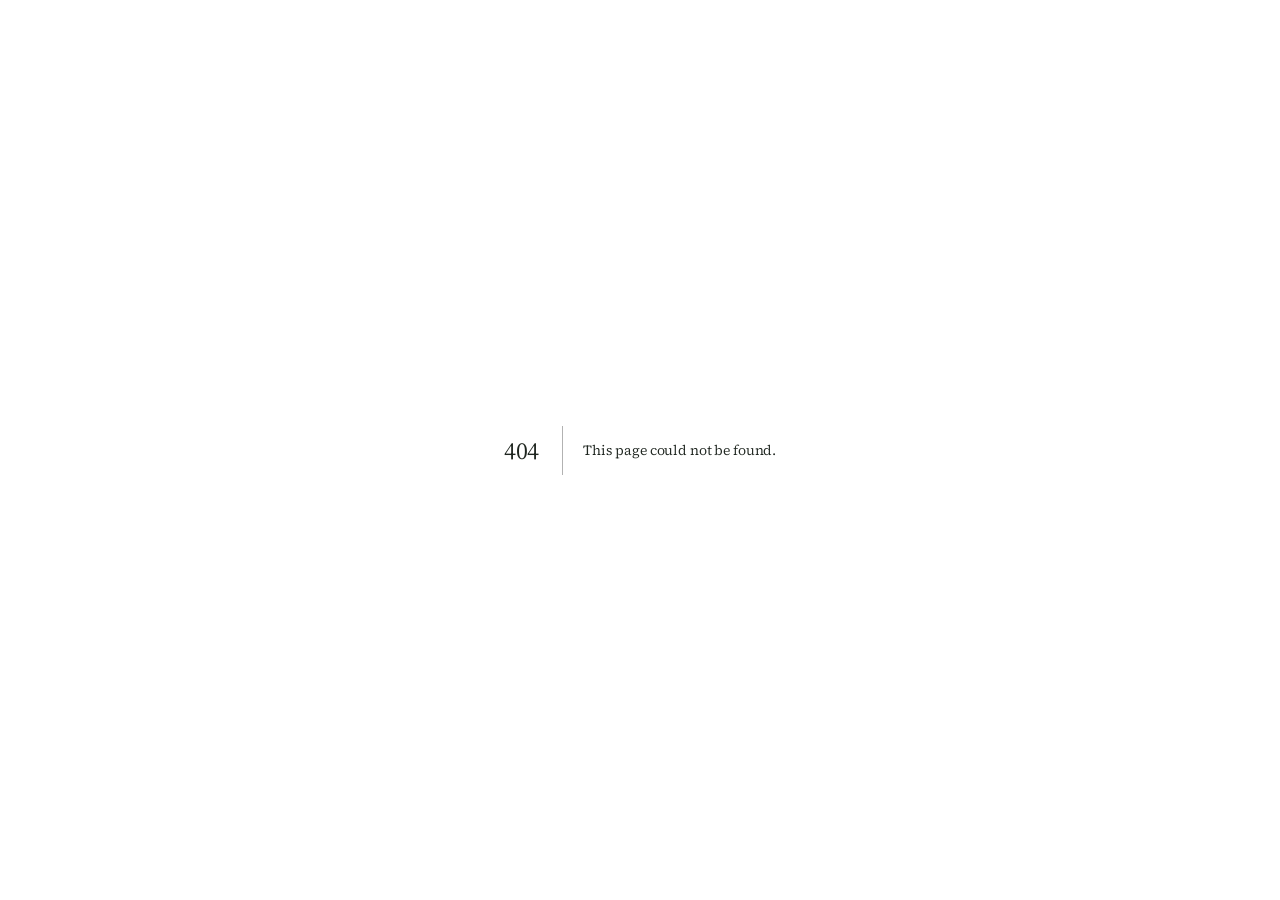
<file: 404/index.html>
<!DOCTYPE html><!--opct99ML53BJr4nK4PLSx--><html lang="en" data-theme="light"><head><meta charSet="utf-8"/><meta name="viewport" content="width=device-width, initial-scale=1"/><link rel="stylesheet" href="/_next/static/css/6244c39e2d313091.css" data-precedence="next"/><link rel="preload" as="script" fetchPriority="low" href="/_next/static/chunks/webpack-4ddbe3e5a9438fe2.js"/><script src="/_next/static/chunks/380bfbcb-9a0db5366a307341.js" async=""></script><script src="/_next/static/chunks/588-8959a5f92d33fcf1.js" async=""></script><script src="/_next/static/chunks/main-app-06b2ffc731074968.js" async=""></script><script src="/_next/static/chunks/app/layout-5c378bc0b82bd01c.js" async=""></script><link rel="preload" href="https://static.cloudflareinsights.com/beacon.min.js" as="script"/><meta name="robots" content="noindex"/><link rel="preconnect" href="https://fonts.googleapis.com"/><link rel="preconnect" href="https://fonts.gstatic.com" crossorigin=""/><title>404: This page could not be found.</title><title>Dira·Ai — Research Kenyan law with sources you can verify</title><meta name="description" content="Dira·Ai is a Kenyan legal research assistant. Ask in plain English; receive citation-grounded answers from Acts, subsidiary legislation, and judgments. By invitation."/><link rel="manifest" href="/manifest.webmanifest"/><meta name="robots" content="index, follow"/><link rel="canonical" href="https://diralaw.com/"/><meta property="og:title" content="Dira·Ai — Research Kenyan law with sources you can verify"/><meta property="og:description" content="Citation-grounded answers from the Constitution, statutes, and case law. By invitation."/><meta property="og:url" content="https://diralaw.com/"/><meta property="og:site_name" content="Dira·Ai"/><meta property="og:locale" content="en_KE"/><meta property="og:image:type" content="image/png"/><meta property="og:image:width" content="1200"/><meta property="og:image:height" content="630"/><meta property="og:image" content="https://diralaw.com/opengraph-image.png?d0c53a469c085e9c"/><meta property="og:type" content="website"/><meta name="twitter:card" content="summary_large_image"/><meta name="twitter:title" content="Dira·Ai — Research Kenyan law with sources you can verify"/><meta name="twitter:description" content="Citation-grounded answers from the Constitution, statutes, and case law. By invitation."/><meta name="twitter:image:type" content="image/png"/><meta name="twitter:image:width" content="1200"/><meta name="twitter:image:height" content="630"/><meta name="twitter:image" content="https://diralaw.com/twitter-image.png?d0c53a469c085e9c"/><link rel="icon" href="/icon.svg?4bc8633fa85584ee" type="image/svg+xml" sizes="any"/><link rel="apple-touch-icon" href="/apple-icon.png?f31df35bacb354d3" type="image/png" sizes="180x180"/><script type="application/ld+json">{"@context":"https://schema.org","@graph":[{"@type":"Organization","@id":"https://diralaw.com/#organization","name":"Dira·Ai","url":"https://diralaw.com","description":"Dira·Ai is a Kenyan legal research assistant. Ask in plain English; receive citation-grounded answers from Acts, subsidiary legislation, and judgments. By invitation.","email":"hello@diralaw.com","logo":"https://diralaw.com/icon.svg"},{"@type":"WebSite","@id":"https://diralaw.com/#website","name":"Dira·Ai","url":"https://diralaw.com","description":"Dira·Ai is a Kenyan legal research assistant. Ask in plain English; receive citation-grounded answers from Acts, subsidiary legislation, and judgments. By invitation.","publisher":{"@id":"https://diralaw.com/#organization"},"inLanguage":"en-KE"}]}</script><link href="https://fonts.googleapis.com/css2?family=Source+Serif+4:ital,opsz,wght@0,8..60,200..900;1,8..60,200..900&amp;family=Inter:wght@300;400;500;600;700&amp;family=JetBrains+Mono:wght@400;500;600;700&amp;display=swap" rel="stylesheet"/><link href="https://fonts.googleapis.com/css2?family=Material+Symbols+Outlined:wght,FILL@100..700,0..1&amp;display=swap" rel="stylesheet"/><script src="/_next/static/chunks/polyfills-42372ed130431b0a.js" noModule=""></script></head><body><div hidden=""><!--$--><!--/$--></div><div style="font-family:system-ui,&quot;Segoe UI&quot;,Roboto,Helvetica,Arial,sans-serif,&quot;Apple Color Emoji&quot;,&quot;Segoe UI Emoji&quot;;height:100vh;text-align:center;display:flex;flex-direction:column;align-items:center;justify-content:center"><div><style>body{color:#000;background:#fff;margin:0}.next-error-h1{border-right:1px solid rgba(0,0,0,.3)}@media (prefers-color-scheme:dark){body{color:#fff;background:#000}.next-error-h1{border-right:1px solid rgba(255,255,255,.3)}}</style><h1 class="next-error-h1" style="display:inline-block;margin:0 20px 0 0;padding:0 23px 0 0;font-size:24px;font-weight:500;vertical-align:top;line-height:49px">404</h1><div style="display:inline-block"><h2 style="font-size:14px;font-weight:400;line-height:49px;margin:0">This page could not be found.</h2></div></div></div><!--$--><!--/$--><script src="/_next/static/chunks/webpack-4ddbe3e5a9438fe2.js" id="_R_" async=""></script><script>(self.__next_f=self.__next_f||[]).push([0])</script><script>self.__next_f.push([1,"1:\"$Sreact.fragment\"\n2:I[7216,[],\"\"]\n3:I[3158,[],\"\"]\n4:I[6767,[\"177\",\"static/chunks/app/layout-5c378bc0b82bd01c.js\"],\"Analytics\"]\n5:I[2605,[],\"OutletBoundary\"]\n7:I[9896,[],\"AsyncMetadataOutlet\"]\n9:I[2605,[],\"ViewportBoundary\"]\nb:I[2605,[],\"MetadataBoundary\"]\nc:\"$Sreact.suspense\"\ne:I[7692,[],\"\"]\n:HL[\"/_next/static/css/6244c39e2d313091.css\",\"style\"]\n"])</script><script>self.__next_f.push([1,"0:{\"P\":null,\"b\":\"opct99ML53BJr4nK4PLSx\",\"p\":\"\",\"c\":[\"\",\"_not-found\",\"\"],\"i\":false,\"f\":[[[\"\",{\"children\":[\"/_not-found\",{\"children\":[\"__PAGE__\",{}]}]},\"$undefined\",\"$undefined\",true],[\"\",[\"$\",\"$1\",\"c\",{\"children\":[[[\"$\",\"link\",\"0\",{\"rel\":\"stylesheet\",\"href\":\"/_next/static/css/6244c39e2d313091.css\",\"precedence\":\"next\",\"crossOrigin\":\"$undefined\",\"nonce\":\"$undefined\"}]],[\"$\",\"html\",null,{\"lang\":\"en\",\"data-theme\":\"light\",\"suppressHydrationWarning\":true,\"children\":[[\"$\",\"head\",null,{\"children\":[[\"$\",\"script\",null,{\"type\":\"application/ld+json\",\"dangerouslySetInnerHTML\":{\"__html\":\"{\\\"@context\\\":\\\"https://schema.org\\\",\\\"@graph\\\":[{\\\"@type\\\":\\\"Organization\\\",\\\"@id\\\":\\\"https://diralaw.com/#organization\\\",\\\"name\\\":\\\"Dira·Ai\\\",\\\"url\\\":\\\"https://diralaw.com\\\",\\\"description\\\":\\\"Dira·Ai is a Kenyan legal research assistant. Ask in plain English; receive citation-grounded answers from Acts, subsidiary legislation, and judgments. By invitation.\\\",\\\"email\\\":\\\"hello@diralaw.com\\\",\\\"logo\\\":\\\"https://diralaw.com/icon.svg\\\"},{\\\"@type\\\":\\\"WebSite\\\",\\\"@id\\\":\\\"https://diralaw.com/#website\\\",\\\"name\\\":\\\"Dira·Ai\\\",\\\"url\\\":\\\"https://diralaw.com\\\",\\\"description\\\":\\\"Dira·Ai is a Kenyan legal research assistant. Ask in plain English; receive citation-grounded answers from Acts, subsidiary legislation, and judgments. By invitation.\\\",\\\"publisher\\\":{\\\"@id\\\":\\\"https://diralaw.com/#organization\\\"},\\\"inLanguage\\\":\\\"en-KE\\\"}]}\"}}],[\"$\",\"link\",null,{\"rel\":\"preconnect\",\"href\":\"https://fonts.googleapis.com\"}],[\"$\",\"link\",null,{\"rel\":\"preconnect\",\"href\":\"https://fonts.gstatic.com\",\"crossOrigin\":\"\"}],[\"$\",\"link\",null,{\"href\":\"https://fonts.googleapis.com/css2?family=Source+Serif+4:ital,opsz,wght@0,8..60,200..900;1,8..60,200..900\u0026family=Inter:wght@300;400;500;600;700\u0026family=JetBrains+Mono:wght@400;500;600;700\u0026display=swap\",\"rel\":\"stylesheet\"}],[\"$\",\"link\",null,{\"href\":\"https://fonts.googleapis.com/css2?family=Material+Symbols+Outlined:wght,FILL@100..700,0..1\u0026display=swap\",\"rel\":\"stylesheet\"}]]}],[\"$\",\"body\",null,{\"children\":[[\"$\",\"$L2\",null,{\"parallelRouterKey\":\"children\",\"error\":\"$undefined\",\"errorStyles\":\"$undefined\",\"errorScripts\":\"$undefined\",\"template\":[\"$\",\"$L3\",null,{}],\"templateStyles\":\"$undefined\",\"templateScripts\":\"$undefined\",\"notFound\":\"$undefined\",\"forbidden\":\"$undefined\",\"unauthorized\":\"$undefined\"}],[\"$\",\"$L4\",null,{}]]}]]}]]}],{\"children\":[\"/_not-found\",[\"$\",\"$1\",\"c\",{\"children\":[null,[\"$\",\"$L2\",null,{\"parallelRouterKey\":\"children\",\"error\":\"$undefined\",\"errorStyles\":\"$undefined\",\"errorScripts\":\"$undefined\",\"template\":[\"$\",\"$L3\",null,{}],\"templateStyles\":\"$undefined\",\"templateScripts\":\"$undefined\",\"notFound\":\"$undefined\",\"forbidden\":\"$undefined\",\"unauthorized\":\"$undefined\"}]]}],{\"children\":[\"__PAGE__\",[\"$\",\"$1\",\"c\",{\"children\":[[[\"$\",\"title\",null,{\"children\":\"404: This page could not be found.\"}],[\"$\",\"div\",null,{\"style\":{\"fontFamily\":\"system-ui,\\\"Segoe UI\\\",Roboto,Helvetica,Arial,sans-serif,\\\"Apple Color Emoji\\\",\\\"Segoe UI Emoji\\\"\",\"height\":\"100vh\",\"textAlign\":\"center\",\"display\":\"flex\",\"flexDirection\":\"column\",\"alignItems\":\"center\",\"justifyContent\":\"center\"},\"children\":[\"$\",\"div\",null,{\"children\":[[\"$\",\"style\",null,{\"dangerouslySetInnerHTML\":{\"__html\":\"body{color:#000;background:#fff;margin:0}.next-error-h1{border-right:1px solid rgba(0,0,0,.3)}@media (prefers-color-scheme:dark){body{color:#fff;background:#000}.next-error-h1{border-right:1px solid rgba(255,255,255,.3)}}\"}}],[\"$\",\"h1\",null,{\"className\":\"next-error-h1\",\"style\":{\"display\":\"inline-block\",\"margin\":\"0 20px 0 0\",\"padding\":\"0 23px 0 0\",\"fontSize\":24,\"fontWeight\":500,\"verticalAlign\":\"top\",\"lineHeight\":\"49px\"},\"children\":404}],[\"$\",\"div\",null,{\"style\":{\"display\":\"inline-block\"},\"children\":[\"$\",\"h2\",null,{\"style\":{\"fontSize\":14,\"fontWeight\":400,\"lineHeight\":\"49px\",\"margin\":0},\"children\":\"This page could not be found.\"}]}]]}]}]],null,[\"$\",\"$L5\",null,{\"children\":[\"$L6\",[\"$\",\"$L7\",null,{\"promise\":\"$@8\"}]]}]]}],{},null,false]},null,false]},null,false],[\"$\",\"$1\",\"h\",{\"children\":[[\"$\",\"meta\",null,{\"name\":\"robots\",\"content\":\"noindex\"}],[[\"$\",\"$L9\",null,{\"children\":\"$La\"}],null],[\"$\",\"$Lb\",null,{\"children\":[\"$\",\"div\",null,{\"hidden\":true,\"children\":[\"$\",\"$c\",null,{\"fallback\":null,\"children\":\"$Ld\"}]}]}]]}],false]],\"m\":\"$undefined\",\"G\":[\"$e\",[]],\"s\":false,\"S\":true}\n"])</script><script>self.__next_f.push([1,"a:[[\"$\",\"meta\",\"0\",{\"charSet\":\"utf-8\"}],[\"$\",\"meta\",\"1\",{\"name\":\"viewport\",\"content\":\"width=device-width, initial-scale=1\"}]]\n6:null\n"])</script><script>self.__next_f.push([1,"f:I[7112,[],\"IconMark\"]\n"])</script><script>self.__next_f.push([1,"8:{\"metadata\":[[\"$\",\"title\",\"0\",{\"children\":\"Dira·Ai — Research Kenyan law with sources you can verify\"}],[\"$\",\"meta\",\"1\",{\"name\":\"description\",\"content\":\"Dira·Ai is a Kenyan legal research assistant. Ask in plain English; receive citation-grounded answers from Acts, subsidiary legislation, and judgments. By invitation.\"}],[\"$\",\"link\",\"2\",{\"rel\":\"manifest\",\"href\":\"/manifest.webmanifest\",\"crossOrigin\":\"$undefined\"}],[\"$\",\"meta\",\"3\",{\"name\":\"robots\",\"content\":\"index, follow\"}],[\"$\",\"link\",\"4\",{\"rel\":\"canonical\",\"href\":\"https://diralaw.com/\"}],[\"$\",\"meta\",\"5\",{\"property\":\"og:title\",\"content\":\"Dira·Ai — Research Kenyan law with sources you can verify\"}],[\"$\",\"meta\",\"6\",{\"property\":\"og:description\",\"content\":\"Citation-grounded answers from the Constitution, statutes, and case law. By invitation.\"}],[\"$\",\"meta\",\"7\",{\"property\":\"og:url\",\"content\":\"https://diralaw.com/\"}],[\"$\",\"meta\",\"8\",{\"property\":\"og:site_name\",\"content\":\"Dira·Ai\"}],[\"$\",\"meta\",\"9\",{\"property\":\"og:locale\",\"content\":\"en_KE\"}],[\"$\",\"meta\",\"10\",{\"property\":\"og:image:type\",\"content\":\"image/png\"}],[\"$\",\"meta\",\"11\",{\"property\":\"og:image:width\",\"content\":\"1200\"}],[\"$\",\"meta\",\"12\",{\"property\":\"og:image:height\",\"content\":\"630\"}],[\"$\",\"meta\",\"13\",{\"property\":\"og:image\",\"content\":\"https://diralaw.com/opengraph-image.png?d0c53a469c085e9c\"}],[\"$\",\"meta\",\"14\",{\"property\":\"og:type\",\"content\":\"website\"}],[\"$\",\"meta\",\"15\",{\"name\":\"twitter:card\",\"content\":\"summary_large_image\"}],[\"$\",\"meta\",\"16\",{\"name\":\"twitter:title\",\"content\":\"Dira·Ai — Research Kenyan law with sources you can verify\"}],[\"$\",\"meta\",\"17\",{\"name\":\"twitter:description\",\"content\":\"Citation-grounded answers from the Constitution, statutes, and case law. By invitation.\"}],[\"$\",\"meta\",\"18\",{\"name\":\"twitter:image:type\",\"content\":\"image/png\"}],[\"$\",\"meta\",\"19\",{\"name\":\"twitter:image:width\",\"content\":\"1200\"}],[\"$\",\"meta\",\"20\",{\"name\":\"twitter:image:height\",\"content\":\"630\"}],[\"$\",\"meta\",\"21\",{\"name\":\"twitter:image\",\"content\":\"https://diralaw.com/twitter-image.png?d0c53a469c085e9c\"}],[\"$\",\"link\",\"22\",{\"rel\":\"icon\",\"href\":\"/icon.svg?4bc8633fa85584ee\",\"type\":\"image/svg+xml\",\"sizes\":\"any\"}],[\"$\",\"link\",\"23\",{\"rel\":\"apple-touch-icon\",\"href\":\"/apple-icon.png?f31df35bacb354d3\",\"type\":\"image/png\",\"sizes\":\"180x180\"}],[\"$\",\"$Lf\",\"24\",{}]],\"error\":null,\"digest\":\"$undefined\"}\n"])</script><script>self.__next_f.push([1,"d:\"$8:metadata\"\n"])</script></body></html>
</file>
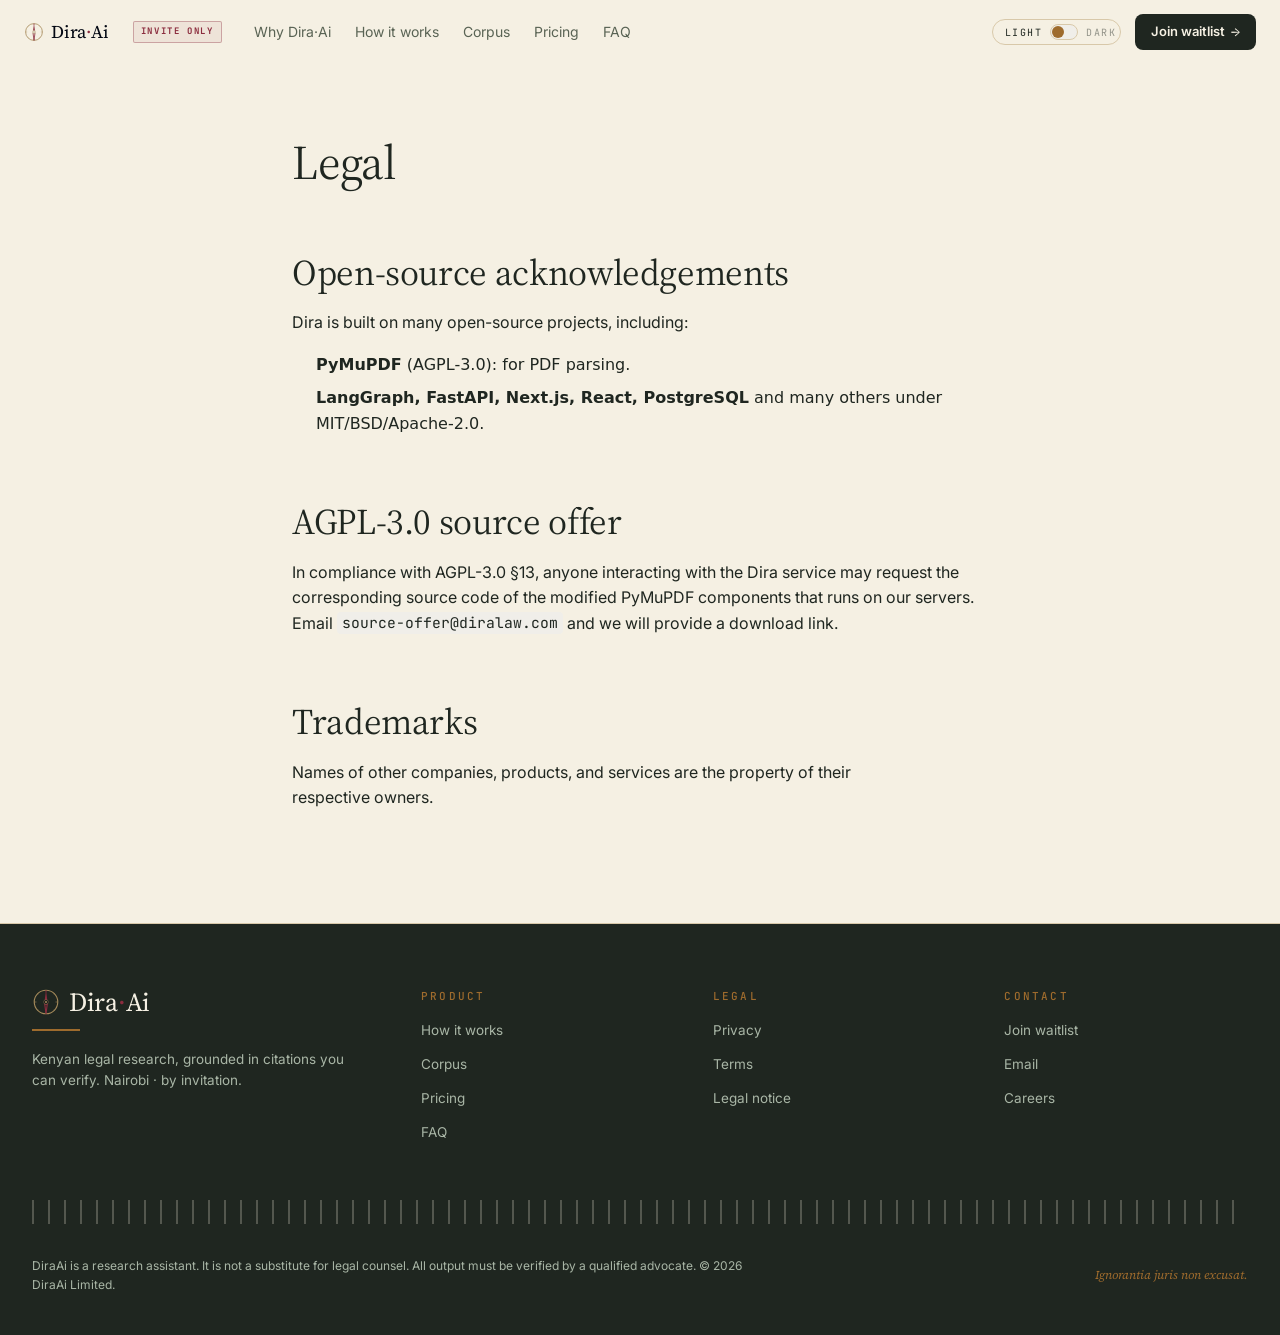
<file: legal/index.html>
<!DOCTYPE html><!--opct99ML53BJr4nK4PLSx--><html lang="en" data-theme="light"><head><meta charSet="utf-8"/><meta name="viewport" content="width=device-width, initial-scale=1"/><link rel="stylesheet" href="/_next/static/css/6244c39e2d313091.css" data-precedence="next"/><link rel="preload" as="script" fetchPriority="low" href="/_next/static/chunks/webpack-4ddbe3e5a9438fe2.js"/><script src="/_next/static/chunks/380bfbcb-9a0db5366a307341.js" async=""></script><script src="/_next/static/chunks/588-8959a5f92d33fcf1.js" async=""></script><script src="/_next/static/chunks/main-app-06b2ffc731074968.js" async=""></script><script src="/_next/static/chunks/app/layout-5c378bc0b82bd01c.js" async=""></script><script src="/_next/static/chunks/830-f4302004a4e0ce63.js" async=""></script><script src="/_next/static/chunks/app/(content)/layout-cfd33cb03ce5912d.js" async=""></script><link rel="preload" href="https://static.cloudflareinsights.com/beacon.min.js" as="script"/><link rel="preconnect" href="https://fonts.googleapis.com"/><link rel="preconnect" href="https://fonts.gstatic.com" crossorigin=""/><title>Legal Notice — Dira·Ai</title><meta name="description" content="Legal notices and open-source licensing for Dira·Ai."/><link rel="manifest" href="/manifest.webmanifest"/><meta name="robots" content="index, follow"/><link rel="canonical" href="https://diralaw.com/legal/"/><meta property="og:title" content="Dira·Ai — Research Kenyan law with sources you can verify"/><meta property="og:description" content="Citation-grounded answers from the Constitution, statutes, and case law. By invitation."/><meta property="og:url" content="https://diralaw.com/"/><meta property="og:site_name" content="Dira·Ai"/><meta property="og:locale" content="en_KE"/><meta property="og:image:type" content="image/png"/><meta property="og:image:width" content="1200"/><meta property="og:image:height" content="630"/><meta property="og:image" content="https://diralaw.com/opengraph-image.png?d0c53a469c085e9c"/><meta property="og:type" content="website"/><meta name="twitter:card" content="summary_large_image"/><meta name="twitter:title" content="Dira·Ai — Research Kenyan law with sources you can verify"/><meta name="twitter:description" content="Citation-grounded answers from the Constitution, statutes, and case law. By invitation."/><meta name="twitter:image:type" content="image/png"/><meta name="twitter:image:width" content="1200"/><meta name="twitter:image:height" content="630"/><meta name="twitter:image" content="https://diralaw.com/twitter-image.png?d0c53a469c085e9c"/><link rel="icon" href="/icon.svg?4bc8633fa85584ee" type="image/svg+xml" sizes="any"/><link rel="apple-touch-icon" href="/apple-icon.png?f31df35bacb354d3" type="image/png" sizes="180x180"/><script type="application/ld+json">{"@context":"https://schema.org","@graph":[{"@type":"Organization","@id":"https://diralaw.com/#organization","name":"Dira·Ai","url":"https://diralaw.com","description":"Dira·Ai is a Kenyan legal research assistant. Ask in plain English; receive citation-grounded answers from Acts, subsidiary legislation, and judgments. By invitation.","email":"hello@diralaw.com","logo":"https://diralaw.com/icon.svg"},{"@type":"WebSite","@id":"https://diralaw.com/#website","name":"Dira·Ai","url":"https://diralaw.com","description":"Dira·Ai is a Kenyan legal research assistant. Ask in plain English; receive citation-grounded answers from Acts, subsidiary legislation, and judgments. By invitation.","publisher":{"@id":"https://diralaw.com/#organization"},"inLanguage":"en-KE"}]}</script><link href="https://fonts.googleapis.com/css2?family=Source+Serif+4:ital,opsz,wght@0,8..60,200..900;1,8..60,200..900&amp;family=Inter:wght@300;400;500;600;700&amp;family=JetBrains+Mono:wght@400;500;600;700&amp;display=swap" rel="stylesheet"/><link href="https://fonts.googleapis.com/css2?family=Material+Symbols+Outlined:wght,FILL@100..700,0..1&amp;display=swap" rel="stylesheet"/><script src="/_next/static/chunks/polyfills-42372ed130431b0a.js" noModule=""></script></head><body><div hidden=""><!--$--><!--/$--></div><header class="dira-nav" style="position:sticky;top:0;z-index:50"><div class="dira-nav-inner" style="max-width:1280px;margin:0 auto;padding:14px 24px;display:flex;align-items:center;justify-content:space-between;gap:16px"><div style="display:flex;align-items:center;gap:24px;min-width:0"><a href="/" aria-label="Dira·Ai home" style="display:inline-flex;flex-shrink:0"><span class="" style="display:inline-flex;align-items:center;gap:7px" role="img" aria-label="Dira·Ai — Law, clearly."><svg width="20" height="20" viewBox="0 0 100 100" fill="none" xmlns="http://www.w3.org/2000/svg" aria-hidden="true" style="flex-shrink:0;display:block"><circle cx="50" cy="50" r="42" stroke="#A68B5B" stroke-width="4"></circle><line x1="20" y1="20" x2="25" y2="25" stroke="#A68B5B" stroke-width="1.2" opacity="0.32"></line><line x1="80" y1="20" x2="75" y2="25" stroke="#A68B5B" stroke-width="1.2" opacity="0.32"></line><line x1="20" y1="80" x2="25" y2="75" stroke="#A68B5B" stroke-width="1.2" opacity="0.32"></line><line x1="80" y1="80" x2="75" y2="75" stroke="#A68B5B" stroke-width="1.2" opacity="0.32"></line><line x1="50" y1="8" x2="50" y2="16" stroke="#8B2C3E" stroke-width="3"></line><line x1="50" y1="84" x2="50" y2="92" stroke="#A68B5B" stroke-width="2"></line><line x1="8" y1="50" x2="16" y2="50" stroke="#A68B5B" stroke-width="2"></line><line x1="84" y1="50" x2="92" y2="50" stroke="#A68B5B" stroke-width="2"></line><polygon points="50,8 45,46 50,42 55,46" fill="#8B2C3E"></polygon><polygon points="50,92 45,54 50,58 55,54" fill="none" stroke="#8B2C3E" stroke-width="4" stroke-linejoin="round"></polygon><circle cx="50" cy="50" r="8" fill="#fbf9f4" stroke="#A68B5B" stroke-width="1.8"></circle><circle cx="50" cy="50" r="3.8" fill="#A68B5B"></circle></svg><span style="display:flex;flex-direction:column;line-height:1"><span style="font-family:&#x27;Source Serif 4&#x27;, Georgia, serif;font-weight:400;font-size:18px;letter-spacing:-0.01em;line-height:1;display:flex;align-items:center"><span style="color:#030813">Dira</span><span style="color:#8B2C3E">·</span><span style="color:#030813">Ai</span></span></span></span></a><span class="dira-nav-badge" style="font-family:var(--font-mono);font-size:9px;font-weight:700;letter-spacing:0.18em;text-transform:uppercase;color:var(--brand-maroon);border:1px solid color-mix(in oklch, var(--brand-maroon) 35%, transparent);background:var(--maroon-tint);padding:3px 7px;border-radius:2px;white-space:nowrap">Invite only</span><nav class="dira-nav-desktop" style="display:flex;align-items:center;gap:24px;margin-left:8px"><a href="#problem" class="dira-nav-link" style="font-family:var(--font-sans);font-size:14px;color:var(--muted);text-decoration:none">Why Dira·Ai</a><a href="#how" class="dira-nav-link" style="font-family:var(--font-sans);font-size:14px;color:var(--muted);text-decoration:none">How it works</a><a href="#corpus" class="dira-nav-link" style="font-family:var(--font-sans);font-size:14px;color:var(--muted);text-decoration:none">Corpus</a><a href="#pricing" class="dira-nav-link" style="font-family:var(--font-sans);font-size:14px;color:var(--muted);text-decoration:none">Pricing</a><a href="#faq" class="dira-nav-link" style="font-family:var(--font-sans);font-size:14px;color:var(--muted);text-decoration:none">FAQ</a></nav></div><div style="display:flex;align-items:center;gap:14px"><span class="dira-nav-toggle"><button type="button" aria-label="Switch to dark mode" style="display:inline-flex;align-items:center;gap:8px;background:transparent;border:1px solid var(--border);border-radius:999px;padding:4px 4px 4px 12px;color:var(--ink);font-family:var(--font-mono);font-size:10px;letter-spacing:0.15em;text-transform:uppercase;cursor:pointer"><span style="opacity:1">Light</span><span style="position:relative;width:28px;height:16px;background:var(--surface-2);border-radius:999px;border:1px solid var(--border)"><span style="position:absolute;top:1px;left:1px;width:12px;height:12px;border-radius:50%;background:var(--accent);transition:left 200ms var(--ease-editorial)"></span></span><span style="opacity:0.45">Dark</span></button></span><a href="#cta" class="dira-btn dira-nav-cta" style="background:var(--ink);color:var(--bg);padding:8px 16px;border-radius:8px;font-family:var(--font-sans);font-size:13px;font-weight:600;text-decoration:none;display:inline-flex;align-items:center;gap:6px;white-space:nowrap">Join waitlist <span class="dira-arrow" style="font-family:var(--font-serif)">→</span></a><button type="button" class="dira-nav-burger" aria-label="Open menu" aria-expanded="false" aria-controls="dira-mobile-menu" style="align-items:center;justify-content:center;width:40px;height:40px;border-radius:8px;background:transparent;border:1px solid var(--border);color:var(--ink);cursor:pointer"><span class="material-symbols-outlined" aria-hidden="true" style="font-family:Material Symbols Outlined;font-size:22px;font-variation-settings:&#x27;FILL&#x27; 0, &#x27;wght&#x27; 400, &#x27;GRAD&#x27; 0, &#x27;opsz&#x27; 24;color:inherit;line-height:1;vertical-align:middle">menu</span></button></div></div><div id="dira-mobile-menu" class="dira-nav-panel"><a href="#problem" class="dira-nav-panel-link">Why Dira·Ai</a><a href="#how" class="dira-nav-panel-link">How it works</a><a href="#corpus" class="dira-nav-panel-link">Corpus</a><a href="#pricing" class="dira-nav-panel-link">Pricing</a><a href="#faq" class="dira-nav-panel-link">FAQ</a><div class="dira-nav-panel-footer"><button type="button" aria-label="Switch to dark mode" style="display:inline-flex;align-items:center;gap:8px;background:transparent;border:1px solid var(--border);border-radius:999px;padding:4px 4px 4px 12px;color:var(--ink);font-family:var(--font-mono);font-size:10px;letter-spacing:0.15em;text-transform:uppercase;cursor:pointer"><span style="opacity:1">Light</span><span style="position:relative;width:28px;height:16px;background:var(--surface-2);border-radius:999px;border:1px solid var(--border)"><span style="position:absolute;top:1px;left:1px;width:12px;height:12px;border-radius:50%;background:var(--accent);transition:left 200ms var(--ease-editorial)"></span></span><span style="opacity:0.45">Dark</span></button><a href="#cta" class="dira-btn" style="background:var(--ink);color:var(--bg);padding:10px 18px;border-radius:8px;font-family:var(--font-sans);font-size:14px;font-weight:600;text-decoration:none;display:inline-flex;align-items:center;gap:6px;white-space:nowrap">Join waitlist <span class="dira-arrow" style="font-family:var(--font-serif)">→</span></a></div></div></header><main style="max-width:760px;margin:0 auto;padding:72px 32px 96px"><article class="content-prose"><h1>Legal</h1>
<h2>Open-source acknowledgements</h2>
<p>Dira is built on many open-source projects, including:</p>
<ul>
<li><strong>PyMuPDF</strong> (AGPL-3.0): for PDF parsing.</li>
<li><strong>LangGraph, FastAPI, Next.js, React, PostgreSQL</strong> and many others under MIT/BSD/Apache-2.0.</li>
</ul>
<h2>AGPL-3.0 source offer</h2>
<p>In compliance with AGPL-3.0 §13, anyone interacting with the Dira service may request the corresponding source code of the modified PyMuPDF components that runs on our servers. Email <code>source-offer@diralaw.com</code> and we will provide a download link.</p>
<h2>Trademarks</h2>
<p>Names of other companies, products, and services are the property of their respective owners.</p><!--$--><!--/$--></article></main><footer style="padding:64px 32px 40px;background:var(--ink);color:var(--bg);border-top:1px solid var(--border)"><div style="max-width:1280px;margin:0 auto"><div class="dira-footer-grid" style="display:grid;grid-template-columns:1.4fr 1fr 1fr 1fr;gap:48px;margin-bottom:56px"><div><div style="margin-bottom:6px"><span class="" style="display:inline-flex;align-items:center;gap:9px" role="img" aria-label="Dira·Ai — Law, clearly."><svg width="28" height="28" viewBox="0 0 100 100" fill="none" xmlns="http://www.w3.org/2000/svg" aria-hidden="true" style="flex-shrink:0;display:block"><circle cx="50" cy="50" r="42" stroke="#A68B5B" stroke-width="4"></circle><line x1="20" y1="20" x2="25" y2="25" stroke="#A68B5B" stroke-width="1.2" opacity="0.32"></line><line x1="80" y1="20" x2="75" y2="25" stroke="#A68B5B" stroke-width="1.2" opacity="0.32"></line><line x1="20" y1="80" x2="25" y2="75" stroke="#A68B5B" stroke-width="1.2" opacity="0.32"></line><line x1="80" y1="80" x2="75" y2="75" stroke="#A68B5B" stroke-width="1.2" opacity="0.32"></line><line x1="50" y1="8" x2="50" y2="16" stroke="#8B2C3E" stroke-width="3"></line><line x1="50" y1="84" x2="50" y2="92" stroke="#A68B5B" stroke-width="2"></line><line x1="8" y1="50" x2="16" y2="50" stroke="#A68B5B" stroke-width="2"></line><line x1="84" y1="50" x2="92" y2="50" stroke="#A68B5B" stroke-width="2"></line><polygon points="50,8 45,46 50,42 55,46" fill="#8B2C3E"></polygon><polygon points="50,92 45,54 50,58 55,54" fill="none" stroke="#8B2C3E" stroke-width="4" stroke-linejoin="round"></polygon><circle cx="50" cy="50" r="8" fill="#030813" stroke="#A68B5B" stroke-width="1.8"></circle><circle cx="50" cy="50" r="3.8" fill="#A68B5B"></circle></svg><span style="display:flex;flex-direction:column;line-height:1"><span style="font-family:&#x27;Source Serif 4&#x27;, Georgia, serif;font-weight:400;font-size:26px;letter-spacing:-0.01em;line-height:1;display:flex;align-items:center"><span style="color:var(--bg)">Dira</span><span style="color:#8B2C3E">·</span><span style="color:var(--bg)">Ai</span></span></span></span></div><div style="width:48px;height:2px;background:var(--accent);margin-bottom:18px"></div><p style="margin:0;font-family:var(--font-sans);font-size:13.5px;line-height:1.6;color:var(--muted-on-dark);max-width:320px">Kenyan legal research, grounded in citations you can verify. Nairobi · by invitation.</p></div><div><div style="font-family:var(--font-mono);font-size:11px;letter-spacing:0.2em;text-transform:uppercase;color:var(--accent);font-weight:500;margin-bottom:14px">Product</div><ul style="list-style:none;padding:0;margin:0;display:flex;flex-direction:column;gap:10px"><li><a href="#how" style="font-family:var(--font-sans);font-size:13.5px;color:var(--muted-on-dark);text-decoration:none">How it works</a></li><li><a href="#corpus" style="font-family:var(--font-sans);font-size:13.5px;color:var(--muted-on-dark);text-decoration:none">Corpus</a></li><li><a href="#pricing" style="font-family:var(--font-sans);font-size:13.5px;color:var(--muted-on-dark);text-decoration:none">Pricing</a></li><li><a href="#faq" style="font-family:var(--font-sans);font-size:13.5px;color:var(--muted-on-dark);text-decoration:none">FAQ</a></li></ul></div><div><div style="font-family:var(--font-mono);font-size:11px;letter-spacing:0.2em;text-transform:uppercase;color:var(--accent);font-weight:500;margin-bottom:14px">Legal</div><ul style="list-style:none;padding:0;margin:0;display:flex;flex-direction:column;gap:10px"><li><a href="/privacy/" style="font-family:var(--font-sans);font-size:13.5px;color:var(--muted-on-dark);text-decoration:none">Privacy</a></li><li><a href="/terms/" style="font-family:var(--font-sans);font-size:13.5px;color:var(--muted-on-dark);text-decoration:none">Terms</a></li><li><a href="/legal/" style="font-family:var(--font-sans);font-size:13.5px;color:var(--muted-on-dark);text-decoration:none">Legal notice</a></li></ul></div><div><div style="font-family:var(--font-mono);font-size:11px;letter-spacing:0.2em;text-transform:uppercase;color:var(--accent);font-weight:500;margin-bottom:14px">Contact</div><ul style="list-style:none;padding:0;margin:0;display:flex;flex-direction:column;gap:10px"><li><a href="#cta" style="font-family:var(--font-sans);font-size:13.5px;color:var(--muted-on-dark);text-decoration:none">Join waitlist</a></li><li><a href="mailto:hello@diralaw.com" style="font-family:var(--font-sans);font-size:13.5px;color:var(--muted-on-dark);text-decoration:none">Email</a></li><li><a href="mailto:careers@diralaw.com" style="font-family:var(--font-sans);font-size:13.5px;color:var(--muted-on-dark);text-decoration:none">Careers</a></li></ul></div></div><div style="height:24px;margin-bottom:32px;background-image:repeating-linear-gradient(90deg, rgba(240,233,216,0.25) 0px, rgba(240,233,216,0.25) 2px, transparent 2px, transparent 16px)"></div><div style="display:flex;justify-content:space-between;flex-wrap:wrap;gap:16px;align-items:center"><p style="margin:0;font-family:var(--font-sans);font-size:12px;color:var(--muted-on-dark);max-width:720px">DiraAi is a research assistant. It is not a substitute for legal counsel. All output must be verified by a qualified advocate. © 2026 DiraAi Limited.</p><p style="margin:0;font-family:var(--font-serif);font-style:italic;font-size:12px;color:var(--accent)">Ignorantia juris non excusat.</p></div></div></footer><script src="/_next/static/chunks/webpack-4ddbe3e5a9438fe2.js" id="_R_" async=""></script><script>(self.__next_f=self.__next_f||[]).push([0])</script><script>self.__next_f.push([1,"1:\"$Sreact.fragment\"\n2:I[7216,[],\"\"]\n3:I[3158,[],\"\"]\n4:I[6767,[\"177\",\"static/chunks/app/layout-5c378bc0b82bd01c.js\"],\"Analytics\"]\n5:I[2927,[\"830\",\"static/chunks/830-f4302004a4e0ce63.js\",\"138\",\"static/chunks/app/(content)/layout-cfd33cb03ce5912d.js\"],\"default\"]\n6:I[900,[\"830\",\"static/chunks/830-f4302004a4e0ce63.js\",\"138\",\"static/chunks/app/(content)/layout-cfd33cb03ce5912d.js\"],\"TopNav\"]\nc:I[7692,[],\"\"]\n:HL[\"/_next/static/css/6244c39e2d313091.css\",\"style\"]\n"])</script><script>self.__next_f.push([1,"0:{\"P\":null,\"b\":\"opct99ML53BJr4nK4PLSx\",\"p\":\"\",\"c\":[\"\",\"legal\",\"\"],\"i\":false,\"f\":[[[\"\",{\"children\":[\"(content)\",{\"children\":[\"legal\",{\"children\":[\"__PAGE__\",{}]}]}]},\"$undefined\",\"$undefined\",true],[\"\",[\"$\",\"$1\",\"c\",{\"children\":[[[\"$\",\"link\",\"0\",{\"rel\":\"stylesheet\",\"href\":\"/_next/static/css/6244c39e2d313091.css\",\"precedence\":\"next\",\"crossOrigin\":\"$undefined\",\"nonce\":\"$undefined\"}]],[\"$\",\"html\",null,{\"lang\":\"en\",\"data-theme\":\"light\",\"suppressHydrationWarning\":true,\"children\":[[\"$\",\"head\",null,{\"children\":[[\"$\",\"script\",null,{\"type\":\"application/ld+json\",\"dangerouslySetInnerHTML\":{\"__html\":\"{\\\"@context\\\":\\\"https://schema.org\\\",\\\"@graph\\\":[{\\\"@type\\\":\\\"Organization\\\",\\\"@id\\\":\\\"https://diralaw.com/#organization\\\",\\\"name\\\":\\\"Dira·Ai\\\",\\\"url\\\":\\\"https://diralaw.com\\\",\\\"description\\\":\\\"Dira·Ai is a Kenyan legal research assistant. Ask in plain English; receive citation-grounded answers from Acts, subsidiary legislation, and judgments. By invitation.\\\",\\\"email\\\":\\\"hello@diralaw.com\\\",\\\"logo\\\":\\\"https://diralaw.com/icon.svg\\\"},{\\\"@type\\\":\\\"WebSite\\\",\\\"@id\\\":\\\"https://diralaw.com/#website\\\",\\\"name\\\":\\\"Dira·Ai\\\",\\\"url\\\":\\\"https://diralaw.com\\\",\\\"description\\\":\\\"Dira·Ai is a Kenyan legal research assistant. Ask in plain English; receive citation-grounded answers from Acts, subsidiary legislation, and judgments. By invitation.\\\",\\\"publisher\\\":{\\\"@id\\\":\\\"https://diralaw.com/#organization\\\"},\\\"inLanguage\\\":\\\"en-KE\\\"}]}\"}}],[\"$\",\"link\",null,{\"rel\":\"preconnect\",\"href\":\"https://fonts.googleapis.com\"}],[\"$\",\"link\",null,{\"rel\":\"preconnect\",\"href\":\"https://fonts.gstatic.com\",\"crossOrigin\":\"\"}],[\"$\",\"link\",null,{\"href\":\"https://fonts.googleapis.com/css2?family=Source+Serif+4:ital,opsz,wght@0,8..60,200..900;1,8..60,200..900\u0026family=Inter:wght@300;400;500;600;700\u0026family=JetBrains+Mono:wght@400;500;600;700\u0026display=swap\",\"rel\":\"stylesheet\"}],[\"$\",\"link\",null,{\"href\":\"https://fonts.googleapis.com/css2?family=Material+Symbols+Outlined:wght,FILL@100..700,0..1\u0026display=swap\",\"rel\":\"stylesheet\"}]]}],[\"$\",\"body\",null,{\"children\":[[\"$\",\"$L2\",null,{\"parallelRouterKey\":\"children\",\"error\":\"$undefined\",\"errorStyles\":\"$undefined\",\"errorScripts\":\"$undefined\",\"template\":[\"$\",\"$L3\",null,{}],\"templateStyles\":\"$undefined\",\"templateScripts\":\"$undefined\",\"notFound\":[[[\"$\",\"title\",null,{\"children\":\"404: This page could not be found.\"}],[\"$\",\"div\",null,{\"style\":{\"fontFamily\":\"system-ui,\\\"Segoe UI\\\",Roboto,Helvetica,Arial,sans-serif,\\\"Apple Color Emoji\\\",\\\"Segoe UI Emoji\\\"\",\"height\":\"100vh\",\"textAlign\":\"center\",\"display\":\"flex\",\"flexDirection\":\"column\",\"alignItems\":\"center\",\"justifyContent\":\"center\"},\"children\":[\"$\",\"div\",null,{\"children\":[[\"$\",\"style\",null,{\"dangerouslySetInnerHTML\":{\"__html\":\"body{color:#000;background:#fff;margin:0}.next-error-h1{border-right:1px solid rgba(0,0,0,.3)}@media (prefers-color-scheme:dark){body{color:#fff;background:#000}.next-error-h1{border-right:1px solid rgba(255,255,255,.3)}}\"}}],[\"$\",\"h1\",null,{\"className\":\"next-error-h1\",\"style\":{\"display\":\"inline-block\",\"margin\":\"0 20px 0 0\",\"padding\":\"0 23px 0 0\",\"fontSize\":24,\"fontWeight\":500,\"verticalAlign\":\"top\",\"lineHeight\":\"49px\"},\"children\":404}],[\"$\",\"div\",null,{\"style\":{\"display\":\"inline-block\"},\"children\":[\"$\",\"h2\",null,{\"style\":{\"fontSize\":14,\"fontWeight\":400,\"lineHeight\":\"49px\",\"margin\":0},\"children\":\"This page could not be found.\"}]}]]}]}]],[]],\"forbidden\":\"$undefined\",\"unauthorized\":\"$undefined\"}],[\"$\",\"$L4\",null,{}]]}]]}]]}],{\"children\":[\"(content)\",[\"$\",\"$1\",\"c\",{\"children\":[null,[\"$\",\"$L5\",null,{\"children\":[[\"$\",\"$L6\",null,{}],[\"$\",\"main\",null,{\"style\":{\"maxWidth\":760,\"margin\":\"0 auto\",\"padding\":\"72px 32px 96px\"},\"children\":[\"$\",\"article\",null,{\"className\":\"content-prose\",\"children\":[\"$\",\"$L2\",null,{\"parallelRouterKey\":\"children\",\"error\":\"$undefined\",\"errorStyles\":\"$undefined\",\"errorScripts\":\"$undefined\",\"template\":[\"$\",\"$L3\",null,{}],\"templateStyles\":\"$undefined\",\"templateScripts\":\"$undefined\",\"notFound\":[[[\"$\",\"title\",null,{\"children\":\"404: This page could not be found.\"}],[\"$\",\"div\",null,{\"style\":\"$0:f:0:1:1:props:children:1:props:children:1:props:children:0:props:notFound:0:1:props:style\",\"children\":[\"$\",\"div\",null,{\"children\":[[\"$\",\"style\",null,{\"dangerouslySetInnerHTML\":{\"__html\":\"body{color:#000;background:#fff;margin:0}.next-error-h1{border-right:1px solid rgba(0,0,0,.3)}@media (prefers-color-scheme:dark){body{color:#fff;background:#000}.next-error-h1{border-right:1px solid rgba(255,255,255,.3)}}\"}}],[\"$\",\"h1\",null,{\"className\":\"next-error-h1\",\"style\":\"$0:f:0:1:1:props:children:1:props:children:1:props:children:0:props:notFound:0:1:props:children:props:children:1:props:style\",\"children\":404}],[\"$\",\"div\",null,{\"style\":\"$0:f:0:1:1:props:children:1:props:children:1:props:children:0:props:notFound:0:1:props:children:props:children:2:props:style\",\"children\":\"$L7\"}]]}]}]],[]],\"forbidden\":\"$undefined\",\"unauthorized\":\"$undefined\"}]}]}],\"$L8\"]}]]}],{\"children\":[\"legal\",\"$L9\",{\"children\":[\"__PAGE__\",\"$La\",{},null,false]},null,false]},null,false]},null,false],\"$Lb\",false]],\"m\":\"$undefined\",\"G\":[\"$c\",[]],\"s\":false,\"S\":true}\n"])</script><script>self.__next_f.push([1,"10:I[2605,[],\"OutletBoundary\"]\n12:I[9896,[],\"AsyncMetadataOutlet\"]\n14:I[2605,[],\"ViewportBoundary\"]\n16:I[2605,[],\"MetadataBoundary\"]\n17:\"$Sreact.suspense\"\n7:[\"$\",\"h2\",null,{\"style\":\"$0:f:0:1:1:props:children:1:props:children:1:props:children:0:props:notFound:0:1:props:children:props:children:2:props:children:props:style\",\"children\":\"This page could not be found.\"}]\n"])</script><script>self.__next_f.push([1,"8:[\"$\",\"footer\",null,{\"style\":{\"padding\":\"64px 32px 40px\",\"background\":\"var(--ink)\",\"color\":\"var(--bg)\",\"borderTop\":\"1px solid var(--border)\"},\"children\":[\"$\",\"div\",null,{\"style\":{\"maxWidth\":1280,\"margin\":\"0 auto\"},\"children\":[[\"$\",\"div\",null,{\"className\":\"dira-footer-grid\",\"style\":{\"display\":\"grid\",\"gridTemplateColumns\":\"1.4fr 1fr 1fr 1fr\",\"gap\":48,\"marginBottom\":56},\"children\":[[\"$\",\"div\",null,{\"children\":[[\"$\",\"div\",null,{\"style\":{\"marginBottom\":6},\"children\":[\"$\",\"span\",null,{\"className\":\"\",\"style\":{\"display\":\"inline-flex\",\"alignItems\":\"center\",\"gap\":9},\"role\":\"img\",\"aria-label\":\"Dira·Ai — Law, clearly.\",\"children\":[[\"$\",\"svg\",null,{\"width\":28,\"height\":28,\"viewBox\":\"0 0 100 100\",\"fill\":\"none\",\"xmlns\":\"http://www.w3.org/2000/svg\",\"aria-hidden\":\"true\",\"style\":{\"flexShrink\":0,\"display\":\"block\"},\"children\":[[\"$\",\"circle\",null,{\"cx\":\"50\",\"cy\":\"50\",\"r\":\"42\",\"stroke\":\"#A68B5B\",\"strokeWidth\":\"4\"}],[\"$\",\"line\",null,{\"x1\":\"20\",\"y1\":\"20\",\"x2\":\"25\",\"y2\":\"25\",\"stroke\":\"#A68B5B\",\"strokeWidth\":\"1.2\",\"opacity\":\"0.32\"}],[\"$\",\"line\",null,{\"x1\":\"80\",\"y1\":\"20\",\"x2\":\"75\",\"y2\":\"25\",\"stroke\":\"#A68B5B\",\"strokeWidth\":\"1.2\",\"opacity\":\"0.32\"}],[\"$\",\"line\",null,{\"x1\":\"20\",\"y1\":\"80\",\"x2\":\"25\",\"y2\":\"75\",\"stroke\":\"#A68B5B\",\"strokeWidth\":\"1.2\",\"opacity\":\"0.32\"}],[\"$\",\"line\",null,{\"x1\":\"80\",\"y1\":\"80\",\"x2\":\"75\",\"y2\":\"75\",\"stroke\":\"#A68B5B\",\"strokeWidth\":\"1.2\",\"opacity\":\"0.32\"}],[\"$\",\"line\",null,{\"x1\":\"50\",\"y1\":\"8\",\"x2\":\"50\",\"y2\":\"16\",\"stroke\":\"#8B2C3E\",\"strokeWidth\":\"3\"}],[\"$\",\"line\",null,{\"x1\":\"50\",\"y1\":\"84\",\"x2\":\"50\",\"y2\":\"92\",\"stroke\":\"#A68B5B\",\"strokeWidth\":\"2\"}],[\"$\",\"line\",null,{\"x1\":\"8\",\"y1\":\"50\",\"x2\":\"16\",\"y2\":\"50\",\"stroke\":\"#A68B5B\",\"strokeWidth\":\"2\"}],[\"$\",\"line\",null,{\"x1\":\"84\",\"y1\":\"50\",\"x2\":\"92\",\"y2\":\"50\",\"stroke\":\"#A68B5B\",\"strokeWidth\":\"2\"}],[\"$\",\"polygon\",null,{\"points\":\"50,8 45,46 50,42 55,46\",\"fill\":\"#8B2C3E\"}],[\"$\",\"polygon\",null,{\"points\":\"50,92 45,54 50,58 55,54\",\"fill\":\"none\",\"stroke\":\"#8B2C3E\",\"strokeWidth\":\"4\",\"strokeLinejoin\":\"round\"}],[\"$\",\"circle\",null,{\"cx\":\"50\",\"cy\":\"50\",\"r\":\"8\",\"fill\":\"#030813\",\"stroke\":\"#A68B5B\",\"strokeWidth\":\"1.8\"}],[\"$\",\"circle\",null,{\"cx\":\"50\",\"cy\":\"50\",\"r\":\"3.8\",\"fill\":\"#A68B5B\"}]]}],[\"$\",\"span\",null,{\"style\":{\"display\":\"flex\",\"flexDirection\":\"column\",\"lineHeight\":1},\"children\":[[\"$\",\"span\",null,{\"style\":{\"fontFamily\":\"'Source Serif 4', Georgia, serif\",\"fontWeight\":400,\"fontSize\":26,\"letterSpacing\":\"-0.01em\",\"lineHeight\":1,\"display\":\"flex\",\"alignItems\":\"center\"},\"children\":[[\"$\",\"span\",null,{\"style\":{\"color\":\"var(--bg)\"},\"children\":\"Dira\"}],[\"$\",\"span\",null,{\"style\":{\"color\":\"#8B2C3E\"},\"children\":\"·\"}],[\"$\",\"span\",null,{\"style\":{\"color\":\"var(--bg)\"},\"children\":\"Ai\"}]]}],false]}]]}]}],[\"$\",\"div\",null,{\"style\":{\"width\":48,\"height\":2,\"background\":\"var(--accent)\",\"marginBottom\":18}}],[\"$\",\"p\",null,{\"style\":{\"margin\":0,\"fontFamily\":\"var(--font-sans)\",\"fontSize\":13.5,\"lineHeight\":1.6,\"color\":\"var(--muted-on-dark)\",\"maxWidth\":320},\"children\":\"Kenyan legal research, grounded in citations you can verify. Nairobi · by invitation.\"}]]}],[[\"$\",\"div\",\"Product\",{\"children\":[[\"$\",\"div\",null,{\"className\":\"$undefined\",\"style\":{\"fontFamily\":\"var(--font-mono)\",\"fontSize\":11,\"letterSpacing\":\"0.2em\",\"textTransform\":\"uppercase\",\"color\":\"var(--accent)\",\"fontWeight\":500,\"marginBottom\":14},\"children\":\"Product\"}],[\"$\",\"ul\",null,{\"style\":{\"listStyle\":\"none\",\"padding\":0,\"margin\":0,\"display\":\"flex\",\"flexDirection\":\"column\",\"gap\":10},\"children\":[[\"$\",\"li\",\"How it works\",{\"children\":[\"$\",\"a\",null,{\"href\":\"#how\",\"style\":{\"fontFamily\":\"var(--font-sans)\",\"fontSize\":13.5,\"color\":\"var(--muted-on-dark)\",\"textDecoration\":\"none\"},\"children\":\"How it works\"}]}],[\"$\",\"li\",\"Corpus\",{\"children\":[\"$\",\"a\",null,{\"href\":\"#corpus\",\"style\":{\"fontFamily\":\"var(--font-sans)\",\"fontSize\":13.5,\"color\":\"var(--muted-on-dark)\",\"textDecoration\":\"none\"},\"children\":\"Corpus\"}]}],[\"$\",\"li\",\"Pricing\",{\"children\":[\"$\",\"a\",null,{\"href\":\"#pricing\",\"style\":{\"fontFamily\":\"var(--font-sans)\",\"fontSize\":13.5,\"color\":\"var(--muted-on-dark)\",\"textDecoration\":\"none\"},\"children\":\"Pricing\"}]}],[\"$\",\"li\",\"FAQ\",{\"children\":[\"$\",\"a\",null,{\"href\":\"#faq\",\"style\":{\"fontFamily\":\"var(--font-sans)\",\"fontSize\":13.5,\"color\":\"var(--muted-on-dark)\",\"textDecoration\":\"none\"},\"children\":\"FAQ\"}]}]]}]]}],[\"$\",\"div\",\"Legal\",{\"children\":[[\"$\",\"div\",null,{\"className\":\"$undefined\",\"style\":{\"fontFamily\":\"var(--font-mono)\",\"fontSize\":11,\"letterSpacing\":\"0.2em\",\"textTransform\":\"uppercase\",\"color\":\"var(--accent)\",\"fontWeight\":500,\"marginBottom\":14},\"children\":\"Legal\"}],[\"$\",\"ul\",null,{\"style\":{\"listStyle\":\"none\",\"padding\":0,\"margin\":0,\"display\":\"flex\",\"flexDirection\":\"column\",\"gap\":10},\"children\":[[\"$\",\"li\",\"Privacy\",{\"children\":[\"$\",\"a\",null,{\"href\":\"/privacy/\",\"style\":{\"fontFamily\":\"var(--font-sans)\",\"fontSize\":13.5,\"color\":\"var(--muted-on-dark)\",\"textDecoration\":\"none\"},\"children\":\"Privacy\"}]}],[\"$\",\"li\",\"Terms\",{\"children\":[\"$\",\"a\",null,{\"href\":\"/terms/\",\"style\":{\"fontFamily\":\"var(--font-sans)\",\"fontSize\":13.5,\"color\":\"var(--muted-on-dark)\",\"textDecoration\":\"none\"},\"children\":\"Terms\"}]}],[\"$\",\"li\",\"Legal notice\",{\"children\":[\"$\",\"a\",null,{\"href\":\"/legal/\",\"style\":{\"fontFamily\":\"var(--font-sans)\",\"fontSize\":13.5,\"color\":\"var(--muted-on-dark)\",\"textDecoration\":\"none\"},\"children\":\"Legal notice\"}]}]]}]]}],\"$Ld\"]]}],\"$Le\",\"$Lf\"]}]}]\n"])</script><script>self.__next_f.push([1,"9:[\"$\",\"$1\",\"c\",{\"children\":[null,[\"$\",\"$L2\",null,{\"parallelRouterKey\":\"children\",\"error\":\"$undefined\",\"errorStyles\":\"$undefined\",\"errorScripts\":\"$undefined\",\"template\":[\"$\",\"$L3\",null,{}],\"templateStyles\":\"$undefined\",\"templateScripts\":\"$undefined\",\"notFound\":\"$undefined\",\"forbidden\":\"$undefined\",\"unauthorized\":\"$undefined\"}]]}]\n"])</script><script>self.__next_f.push([1,"a:[\"$\",\"$1\",\"c\",{\"children\":[[[\"$\",\"h1\",null,{\"children\":\"Legal\"}],\"\\n\",[\"$\",\"h2\",null,{\"children\":\"Open-source acknowledgements\"}],\"\\n\",[\"$\",\"p\",null,{\"children\":\"Dira is built on many open-source projects, including:\"}],\"\\n\",[\"$\",\"ul\",null,{\"children\":[\"\\n\",[\"$\",\"li\",null,{\"children\":[[\"$\",\"strong\",null,{\"children\":\"PyMuPDF\"}],\" (AGPL-3.0): for PDF parsing.\"]}],\"\\n\",[\"$\",\"li\",null,{\"children\":[[\"$\",\"strong\",null,{\"children\":\"LangGraph, FastAPI, Next.js, React, PostgreSQL\"}],\" and many others under MIT/BSD/Apache-2.0.\"]}],\"\\n\"]}],\"\\n\",[\"$\",\"h2\",null,{\"children\":\"AGPL-3.0 source offer\"}],\"\\n\",[\"$\",\"p\",null,{\"children\":[\"In compliance with AGPL-3.0 §13, anyone interacting with the Dira service may request the corresponding source code of the modified PyMuPDF components that runs on our servers. Email \",[\"$\",\"code\",null,{\"children\":\"source-offer@diralaw.com\"}],\" and we will provide a download link.\"]}],\"\\n\",[\"$\",\"h2\",null,{\"children\":\"Trademarks\"}],\"\\n\",[\"$\",\"p\",null,{\"children\":\"Names of other companies, products, and services are the property of their respective owners.\"}]],null,[\"$\",\"$L10\",null,{\"children\":[\"$L11\",[\"$\",\"$L12\",null,{\"promise\":\"$@13\"}]]}]]}]\n"])</script><script>self.__next_f.push([1,"b:[\"$\",\"$1\",\"h\",{\"children\":[null,[[\"$\",\"$L14\",null,{\"children\":\"$L15\"}],null],[\"$\",\"$L16\",null,{\"children\":[\"$\",\"div\",null,{\"hidden\":true,\"children\":[\"$\",\"$17\",null,{\"fallback\":null,\"children\":\"$L18\"}]}]}]]}]\n"])</script><script>self.__next_f.push([1,"d:[\"$\",\"div\",\"Contact\",{\"children\":[[\"$\",\"div\",null,{\"className\":\"$undefined\",\"style\":{\"fontFamily\":\"var(--font-mono)\",\"fontSize\":11,\"letterSpacing\":\"0.2em\",\"textTransform\":\"uppercase\",\"color\":\"var(--accent)\",\"fontWeight\":500,\"marginBottom\":14},\"children\":\"Contact\"}],[\"$\",\"ul\",null,{\"style\":{\"listStyle\":\"none\",\"padding\":0,\"margin\":0,\"display\":\"flex\",\"flexDirection\":\"column\",\"gap\":10},\"children\":[[\"$\",\"li\",\"Join waitlist\",{\"children\":[\"$\",\"a\",null,{\"href\":\"#cta\",\"style\":{\"fontFamily\":\"var(--font-sans)\",\"fontSize\":13.5,\"color\":\"var(--muted-on-dark)\",\"textDecoration\":\"none\"},\"children\":\"Join waitlist\"}]}],[\"$\",\"li\",\"Email\",{\"children\":[\"$\",\"a\",null,{\"href\":\"mailto:hello@diralaw.com\",\"style\":{\"fontFamily\":\"var(--font-sans)\",\"fontSize\":13.5,\"color\":\"var(--muted-on-dark)\",\"textDecoration\":\"none\"},\"children\":\"Email\"}]}],[\"$\",\"li\",\"Careers\",{\"children\":[\"$\",\"a\",null,{\"href\":\"mailto:careers@diralaw.com\",\"style\":{\"fontFamily\":\"var(--font-sans)\",\"fontSize\":13.5,\"color\":\"var(--muted-on-dark)\",\"textDecoration\":\"none\"},\"children\":\"Careers\"}]}]]}]]}]\n"])</script><script>self.__next_f.push([1,"e:[\"$\",\"div\",null,{\"style\":{\"height\":24,\"marginBottom\":32,\"backgroundImage\":\"repeating-linear-gradient(90deg, rgba(240,233,216,0.25) 0px, rgba(240,233,216,0.25) 2px, transparent 2px, transparent 16px)\"}}]\nf:[\"$\",\"div\",null,{\"style\":{\"display\":\"flex\",\"justifyContent\":\"space-between\",\"flexWrap\":\"wrap\",\"gap\":16,\"alignItems\":\"center\"},\"children\":[[\"$\",\"p\",null,{\"style\":{\"margin\":0,\"fontFamily\":\"var(--font-sans)\",\"fontSize\":12,\"color\":\"var(--muted-on-dark)\",\"maxWidth\":720},\"children\":\"DiraAi is a research assistant. It is not a substitute for legal counsel. All output must be verified by a qualified advocate. © 2026 DiraAi Limited.\"}],[\"$\",\"p\",null,{\"style\":{\"margin\":0,\"fontFamily\":\"var(--font-serif)\",\"fontStyle\":\"italic\",\"fontSize\":12,\"color\":\"var(--accent)\"},\"children\":\"Ignorantia juris non excusat.\"}]]}]\n"])</script><script>self.__next_f.push([1,"15:[[\"$\",\"meta\",\"0\",{\"charSet\":\"utf-8\"}],[\"$\",\"meta\",\"1\",{\"name\":\"viewport\",\"content\":\"width=device-width, initial-scale=1\"}]]\n11:null\n"])</script><script>self.__next_f.push([1,"19:I[7112,[],\"IconMark\"]\n"])</script><script>self.__next_f.push([1,"13:{\"metadata\":[[\"$\",\"title\",\"0\",{\"children\":\"Legal Notice — Dira·Ai\"}],[\"$\",\"meta\",\"1\",{\"name\":\"description\",\"content\":\"Legal notices and open-source licensing for Dira·Ai.\"}],[\"$\",\"link\",\"2\",{\"rel\":\"manifest\",\"href\":\"/manifest.webmanifest\",\"crossOrigin\":\"$undefined\"}],[\"$\",\"meta\",\"3\",{\"name\":\"robots\",\"content\":\"index, follow\"}],[\"$\",\"link\",\"4\",{\"rel\":\"canonical\",\"href\":\"https://diralaw.com/legal/\"}],[\"$\",\"meta\",\"5\",{\"property\":\"og:title\",\"content\":\"Dira·Ai — Research Kenyan law with sources you can verify\"}],[\"$\",\"meta\",\"6\",{\"property\":\"og:description\",\"content\":\"Citation-grounded answers from the Constitution, statutes, and case law. By invitation.\"}],[\"$\",\"meta\",\"7\",{\"property\":\"og:url\",\"content\":\"https://diralaw.com/\"}],[\"$\",\"meta\",\"8\",{\"property\":\"og:site_name\",\"content\":\"Dira·Ai\"}],[\"$\",\"meta\",\"9\",{\"property\":\"og:locale\",\"content\":\"en_KE\"}],[\"$\",\"meta\",\"10\",{\"property\":\"og:image:type\",\"content\":\"image/png\"}],[\"$\",\"meta\",\"11\",{\"property\":\"og:image:width\",\"content\":\"1200\"}],[\"$\",\"meta\",\"12\",{\"property\":\"og:image:height\",\"content\":\"630\"}],[\"$\",\"meta\",\"13\",{\"property\":\"og:image\",\"content\":\"https://diralaw.com/opengraph-image.png?d0c53a469c085e9c\"}],[\"$\",\"meta\",\"14\",{\"property\":\"og:type\",\"content\":\"website\"}],[\"$\",\"meta\",\"15\",{\"name\":\"twitter:card\",\"content\":\"summary_large_image\"}],[\"$\",\"meta\",\"16\",{\"name\":\"twitter:title\",\"content\":\"Dira·Ai — Research Kenyan law with sources you can verify\"}],[\"$\",\"meta\",\"17\",{\"name\":\"twitter:description\",\"content\":\"Citation-grounded answers from the Constitution, statutes, and case law. By invitation.\"}],[\"$\",\"meta\",\"18\",{\"name\":\"twitter:image:type\",\"content\":\"image/png\"}],[\"$\",\"meta\",\"19\",{\"name\":\"twitter:image:width\",\"content\":\"1200\"}],[\"$\",\"meta\",\"20\",{\"name\":\"twitter:image:height\",\"content\":\"630\"}],[\"$\",\"meta\",\"21\",{\"name\":\"twitter:image\",\"content\":\"https://diralaw.com/twitter-image.png?d0c53a469c085e9c\"}],[\"$\",\"link\",\"22\",{\"rel\":\"icon\",\"href\":\"/icon.svg?4bc8633fa85584ee\",\"type\":\"image/svg+xml\",\"sizes\":\"any\"}],[\"$\",\"link\",\"23\",{\"rel\":\"apple-touch-icon\",\"href\":\"/apple-icon.png?f31df35bacb354d3\",\"type\":\"image/png\",\"sizes\":\"180x180\"}],[\"$\",\"$L19\",\"24\",{}]],\"error\":null,\"digest\":\"$undefined\"}\n"])</script><script>self.__next_f.push([1,"18:\"$13:metadata\"\n"])</script></body></html>
</file>
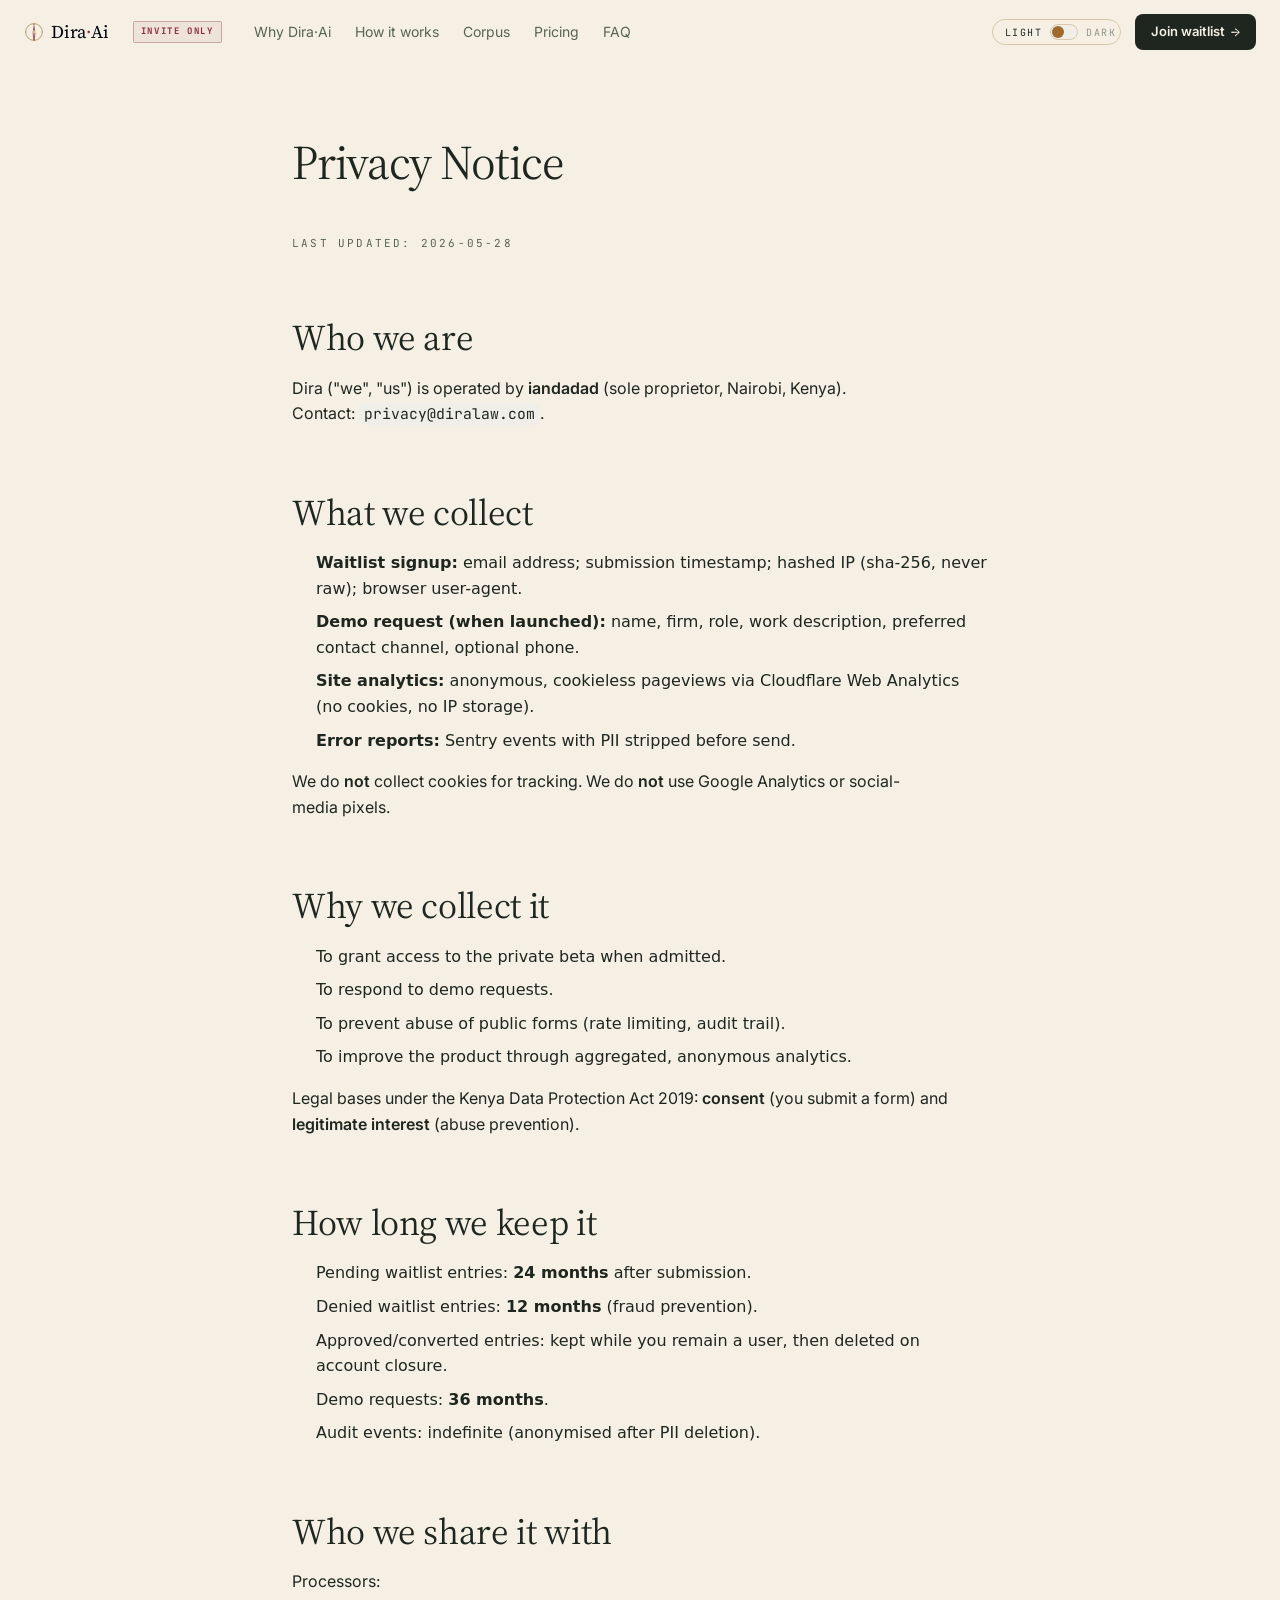
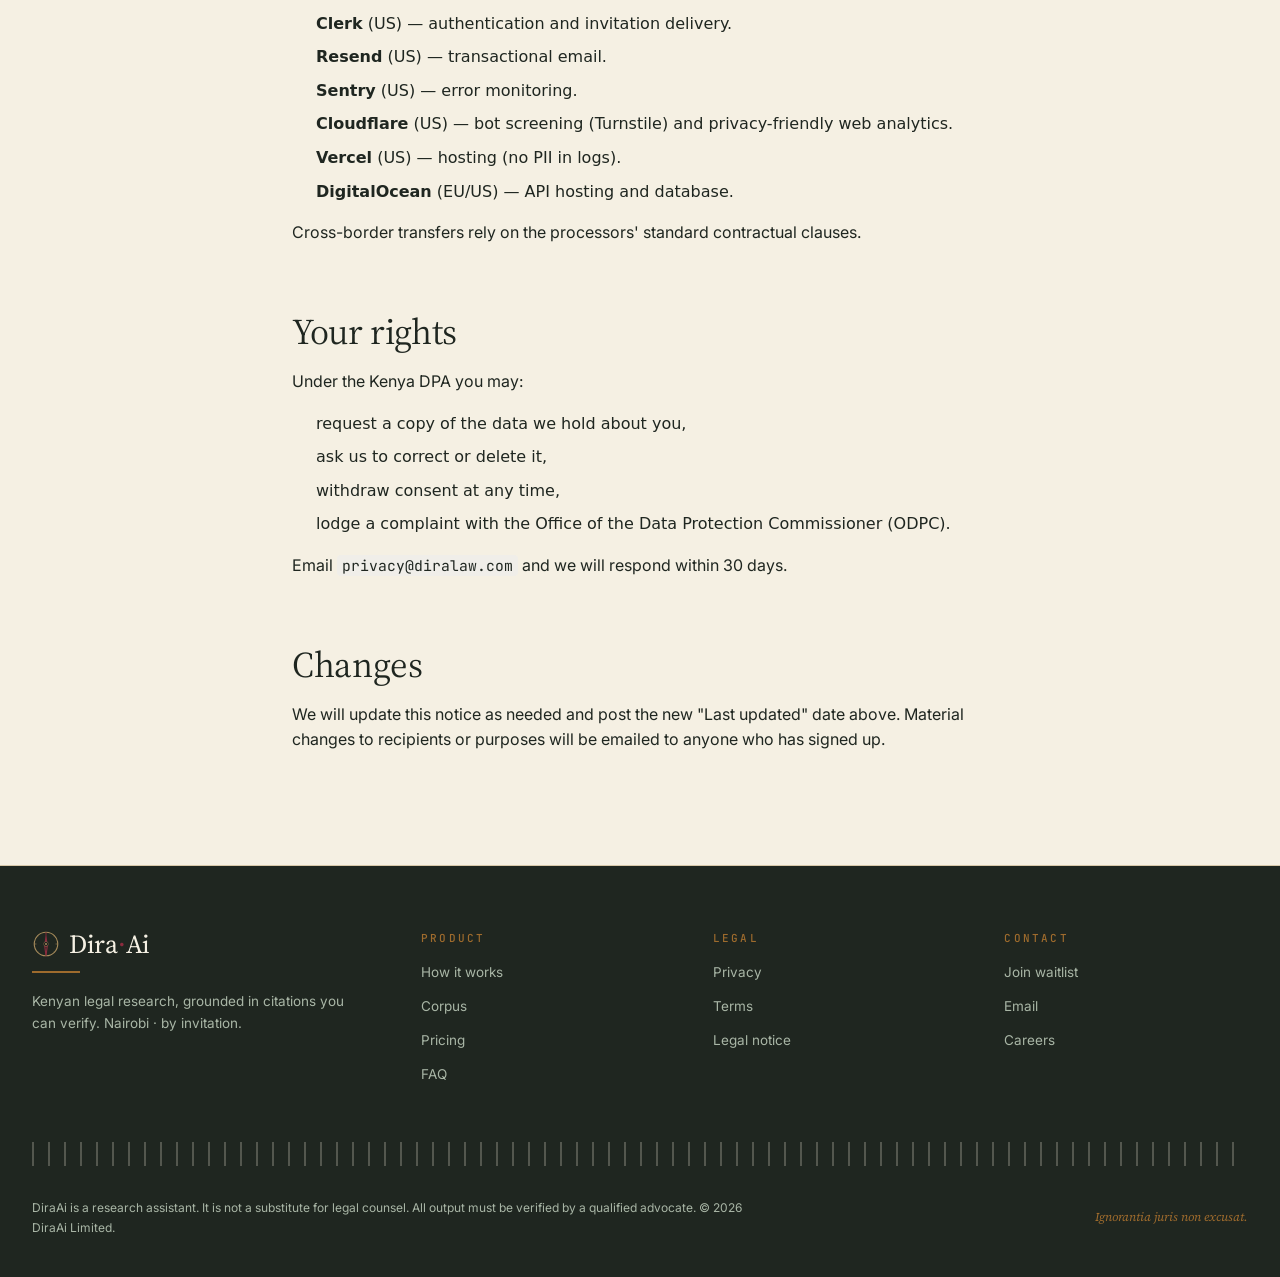
<file: privacy/index.html>
<!DOCTYPE html><!--opct99ML53BJr4nK4PLSx--><html lang="en" data-theme="light"><head><meta charSet="utf-8"/><meta name="viewport" content="width=device-width, initial-scale=1"/><link rel="stylesheet" href="/_next/static/css/6244c39e2d313091.css" data-precedence="next"/><link rel="preload" as="script" fetchPriority="low" href="/_next/static/chunks/webpack-4ddbe3e5a9438fe2.js"/><script src="/_next/static/chunks/380bfbcb-9a0db5366a307341.js" async=""></script><script src="/_next/static/chunks/588-8959a5f92d33fcf1.js" async=""></script><script src="/_next/static/chunks/main-app-06b2ffc731074968.js" async=""></script><script src="/_next/static/chunks/app/layout-5c378bc0b82bd01c.js" async=""></script><script src="/_next/static/chunks/830-f4302004a4e0ce63.js" async=""></script><script src="/_next/static/chunks/app/(content)/layout-cfd33cb03ce5912d.js" async=""></script><link rel="preload" href="https://static.cloudflareinsights.com/beacon.min.js" as="script"/><link rel="preconnect" href="https://fonts.googleapis.com"/><link rel="preconnect" href="https://fonts.gstatic.com" crossorigin=""/><title>Privacy Policy — Dira·Ai</title><meta name="description" content="How Dira·Ai collects, uses, and protects your data."/><link rel="manifest" href="/manifest.webmanifest"/><meta name="robots" content="index, follow"/><link rel="canonical" href="https://diralaw.com/privacy/"/><meta property="og:title" content="Dira·Ai — Research Kenyan law with sources you can verify"/><meta property="og:description" content="Citation-grounded answers from the Constitution, statutes, and case law. By invitation."/><meta property="og:url" content="https://diralaw.com/"/><meta property="og:site_name" content="Dira·Ai"/><meta property="og:locale" content="en_KE"/><meta property="og:image:type" content="image/png"/><meta property="og:image:width" content="1200"/><meta property="og:image:height" content="630"/><meta property="og:image" content="https://diralaw.com/opengraph-image.png?d0c53a469c085e9c"/><meta property="og:type" content="website"/><meta name="twitter:card" content="summary_large_image"/><meta name="twitter:title" content="Dira·Ai — Research Kenyan law with sources you can verify"/><meta name="twitter:description" content="Citation-grounded answers from the Constitution, statutes, and case law. By invitation."/><meta name="twitter:image:type" content="image/png"/><meta name="twitter:image:width" content="1200"/><meta name="twitter:image:height" content="630"/><meta name="twitter:image" content="https://diralaw.com/twitter-image.png?d0c53a469c085e9c"/><link rel="icon" href="/icon.svg?4bc8633fa85584ee" type="image/svg+xml" sizes="any"/><link rel="apple-touch-icon" href="/apple-icon.png?f31df35bacb354d3" type="image/png" sizes="180x180"/><script type="application/ld+json">{"@context":"https://schema.org","@graph":[{"@type":"Organization","@id":"https://diralaw.com/#organization","name":"Dira·Ai","url":"https://diralaw.com","description":"Dira·Ai is a Kenyan legal research assistant. Ask in plain English; receive citation-grounded answers from Acts, subsidiary legislation, and judgments. By invitation.","email":"hello@diralaw.com","logo":"https://diralaw.com/icon.svg"},{"@type":"WebSite","@id":"https://diralaw.com/#website","name":"Dira·Ai","url":"https://diralaw.com","description":"Dira·Ai is a Kenyan legal research assistant. Ask in plain English; receive citation-grounded answers from Acts, subsidiary legislation, and judgments. By invitation.","publisher":{"@id":"https://diralaw.com/#organization"},"inLanguage":"en-KE"}]}</script><link href="https://fonts.googleapis.com/css2?family=Source+Serif+4:ital,opsz,wght@0,8..60,200..900;1,8..60,200..900&amp;family=Inter:wght@300;400;500;600;700&amp;family=JetBrains+Mono:wght@400;500;600;700&amp;display=swap" rel="stylesheet"/><link href="https://fonts.googleapis.com/css2?family=Material+Symbols+Outlined:wght,FILL@100..700,0..1&amp;display=swap" rel="stylesheet"/><script src="/_next/static/chunks/polyfills-42372ed130431b0a.js" noModule=""></script></head><body><div hidden=""><!--$--><!--/$--></div><header class="dira-nav" style="position:sticky;top:0;z-index:50"><div class="dira-nav-inner" style="max-width:1280px;margin:0 auto;padding:14px 24px;display:flex;align-items:center;justify-content:space-between;gap:16px"><div style="display:flex;align-items:center;gap:24px;min-width:0"><a href="/" aria-label="Dira·Ai home" style="display:inline-flex;flex-shrink:0"><span class="" style="display:inline-flex;align-items:center;gap:7px" role="img" aria-label="Dira·Ai — Law, clearly."><svg width="20" height="20" viewBox="0 0 100 100" fill="none" xmlns="http://www.w3.org/2000/svg" aria-hidden="true" style="flex-shrink:0;display:block"><circle cx="50" cy="50" r="42" stroke="#A68B5B" stroke-width="4"></circle><line x1="20" y1="20" x2="25" y2="25" stroke="#A68B5B" stroke-width="1.2" opacity="0.32"></line><line x1="80" y1="20" x2="75" y2="25" stroke="#A68B5B" stroke-width="1.2" opacity="0.32"></line><line x1="20" y1="80" x2="25" y2="75" stroke="#A68B5B" stroke-width="1.2" opacity="0.32"></line><line x1="80" y1="80" x2="75" y2="75" stroke="#A68B5B" stroke-width="1.2" opacity="0.32"></line><line x1="50" y1="8" x2="50" y2="16" stroke="#8B2C3E" stroke-width="3"></line><line x1="50" y1="84" x2="50" y2="92" stroke="#A68B5B" stroke-width="2"></line><line x1="8" y1="50" x2="16" y2="50" stroke="#A68B5B" stroke-width="2"></line><line x1="84" y1="50" x2="92" y2="50" stroke="#A68B5B" stroke-width="2"></line><polygon points="50,8 45,46 50,42 55,46" fill="#8B2C3E"></polygon><polygon points="50,92 45,54 50,58 55,54" fill="none" stroke="#8B2C3E" stroke-width="4" stroke-linejoin="round"></polygon><circle cx="50" cy="50" r="8" fill="#fbf9f4" stroke="#A68B5B" stroke-width="1.8"></circle><circle cx="50" cy="50" r="3.8" fill="#A68B5B"></circle></svg><span style="display:flex;flex-direction:column;line-height:1"><span style="font-family:&#x27;Source Serif 4&#x27;, Georgia, serif;font-weight:400;font-size:18px;letter-spacing:-0.01em;line-height:1;display:flex;align-items:center"><span style="color:#030813">Dira</span><span style="color:#8B2C3E">·</span><span style="color:#030813">Ai</span></span></span></span></a><span class="dira-nav-badge" style="font-family:var(--font-mono);font-size:9px;font-weight:700;letter-spacing:0.18em;text-transform:uppercase;color:var(--brand-maroon);border:1px solid color-mix(in oklch, var(--brand-maroon) 35%, transparent);background:var(--maroon-tint);padding:3px 7px;border-radius:2px;white-space:nowrap">Invite only</span><nav class="dira-nav-desktop" style="display:flex;align-items:center;gap:24px;margin-left:8px"><a href="#problem" class="dira-nav-link" style="font-family:var(--font-sans);font-size:14px;color:var(--muted);text-decoration:none">Why Dira·Ai</a><a href="#how" class="dira-nav-link" style="font-family:var(--font-sans);font-size:14px;color:var(--muted);text-decoration:none">How it works</a><a href="#corpus" class="dira-nav-link" style="font-family:var(--font-sans);font-size:14px;color:var(--muted);text-decoration:none">Corpus</a><a href="#pricing" class="dira-nav-link" style="font-family:var(--font-sans);font-size:14px;color:var(--muted);text-decoration:none">Pricing</a><a href="#faq" class="dira-nav-link" style="font-family:var(--font-sans);font-size:14px;color:var(--muted);text-decoration:none">FAQ</a></nav></div><div style="display:flex;align-items:center;gap:14px"><span class="dira-nav-toggle"><button type="button" aria-label="Switch to dark mode" style="display:inline-flex;align-items:center;gap:8px;background:transparent;border:1px solid var(--border);border-radius:999px;padding:4px 4px 4px 12px;color:var(--ink);font-family:var(--font-mono);font-size:10px;letter-spacing:0.15em;text-transform:uppercase;cursor:pointer"><span style="opacity:1">Light</span><span style="position:relative;width:28px;height:16px;background:var(--surface-2);border-radius:999px;border:1px solid var(--border)"><span style="position:absolute;top:1px;left:1px;width:12px;height:12px;border-radius:50%;background:var(--accent);transition:left 200ms var(--ease-editorial)"></span></span><span style="opacity:0.45">Dark</span></button></span><a href="#cta" class="dira-btn dira-nav-cta" style="background:var(--ink);color:var(--bg);padding:8px 16px;border-radius:8px;font-family:var(--font-sans);font-size:13px;font-weight:600;text-decoration:none;display:inline-flex;align-items:center;gap:6px;white-space:nowrap">Join waitlist <span class="dira-arrow" style="font-family:var(--font-serif)">→</span></a><button type="button" class="dira-nav-burger" aria-label="Open menu" aria-expanded="false" aria-controls="dira-mobile-menu" style="align-items:center;justify-content:center;width:40px;height:40px;border-radius:8px;background:transparent;border:1px solid var(--border);color:var(--ink);cursor:pointer"><span class="material-symbols-outlined" aria-hidden="true" style="font-family:Material Symbols Outlined;font-size:22px;font-variation-settings:&#x27;FILL&#x27; 0, &#x27;wght&#x27; 400, &#x27;GRAD&#x27; 0, &#x27;opsz&#x27; 24;color:inherit;line-height:1;vertical-align:middle">menu</span></button></div></div><div id="dira-mobile-menu" class="dira-nav-panel"><a href="#problem" class="dira-nav-panel-link">Why Dira·Ai</a><a href="#how" class="dira-nav-panel-link">How it works</a><a href="#corpus" class="dira-nav-panel-link">Corpus</a><a href="#pricing" class="dira-nav-panel-link">Pricing</a><a href="#faq" class="dira-nav-panel-link">FAQ</a><div class="dira-nav-panel-footer"><button type="button" aria-label="Switch to dark mode" style="display:inline-flex;align-items:center;gap:8px;background:transparent;border:1px solid var(--border);border-radius:999px;padding:4px 4px 4px 12px;color:var(--ink);font-family:var(--font-mono);font-size:10px;letter-spacing:0.15em;text-transform:uppercase;cursor:pointer"><span style="opacity:1">Light</span><span style="position:relative;width:28px;height:16px;background:var(--surface-2);border-radius:999px;border:1px solid var(--border)"><span style="position:absolute;top:1px;left:1px;width:12px;height:12px;border-radius:50%;background:var(--accent);transition:left 200ms var(--ease-editorial)"></span></span><span style="opacity:0.45">Dark</span></button><a href="#cta" class="dira-btn" style="background:var(--ink);color:var(--bg);padding:10px 18px;border-radius:8px;font-family:var(--font-sans);font-size:14px;font-weight:600;text-decoration:none;display:inline-flex;align-items:center;gap:6px;white-space:nowrap">Join waitlist <span class="dira-arrow" style="font-family:var(--font-serif)">→</span></a></div></div></header><main style="max-width:760px;margin:0 auto;padding:72px 32px 96px"><article class="content-prose"><h1>Privacy Notice</h1>
<p><em>Last updated: 2026-05-28</em></p>
<h2>Who we are</h2>
<p>Dira (&quot;we&quot;, &quot;us&quot;) is operated by <strong>iandadad</strong> (sole proprietor, Nairobi, Kenya). Contact: <code>privacy@diralaw.com</code>.</p>
<h2>What we collect</h2>
<ul>
<li><strong>Waitlist signup:</strong> email address; submission timestamp; hashed IP (sha-256, never raw); browser user-agent.</li>
<li><strong>Demo request (when launched):</strong> name, firm, role, work description, preferred contact channel, optional phone.</li>
<li><strong>Site analytics:</strong> anonymous, cookieless pageviews via Cloudflare Web Analytics (no cookies, no IP storage).</li>
<li><strong>Error reports:</strong> Sentry events with PII stripped before send.</li>
</ul>
<p>We do <strong>not</strong> collect cookies for tracking. We do <strong>not</strong> use Google Analytics or social-media pixels.</p>
<h2>Why we collect it</h2>
<ul>
<li>To grant access to the private beta when admitted.</li>
<li>To respond to demo requests.</li>
<li>To prevent abuse of public forms (rate limiting, audit trail).</li>
<li>To improve the product through aggregated, anonymous analytics.</li>
</ul>
<p>Legal bases under the Kenya Data Protection Act 2019: <strong>consent</strong> (you submit a form) and <strong>legitimate interest</strong> (abuse prevention).</p>
<h2>How long we keep it</h2>
<ul>
<li>Pending waitlist entries: <strong>24 months</strong> after submission.</li>
<li>Denied waitlist entries: <strong>12 months</strong> (fraud prevention).</li>
<li>Approved/converted entries: kept while you remain a user, then deleted on account closure.</li>
<li>Demo requests: <strong>36 months</strong>.</li>
<li>Audit events: indefinite (anonymised after PII deletion).</li>
</ul>
<h2>Who we share it with</h2>
<p>Processors:</p>
<ul>
<li><strong>Clerk</strong> (US) — authentication and invitation delivery.</li>
<li><strong>Resend</strong> (US) — transactional email.</li>
<li><strong>Sentry</strong> (US) — error monitoring.</li>
<li><strong>Cloudflare</strong> (US) — bot screening (Turnstile) and privacy-friendly web analytics.</li>
<li><strong>Vercel</strong> (US) — hosting (no PII in logs).</li>
<li><strong>DigitalOcean</strong> (EU/US) — API hosting and database.</li>
</ul>
<p>Cross-border transfers rely on the processors&#x27; standard contractual clauses.</p>
<h2>Your rights</h2>
<p>Under the Kenya DPA you may:</p>
<ul>
<li>request a copy of the data we hold about you,</li>
<li>ask us to correct or delete it,</li>
<li>withdraw consent at any time,</li>
<li>lodge a complaint with the Office of the Data Protection Commissioner (ODPC).</li>
</ul>
<p>Email <code>privacy@diralaw.com</code> and we will respond within 30 days.</p>
<h2>Changes</h2>
<p>We will update this notice as needed and post the new &quot;Last updated&quot; date above. Material changes to recipients or purposes will be emailed to anyone who has signed up.</p><!--$--><!--/$--></article></main><footer style="padding:64px 32px 40px;background:var(--ink);color:var(--bg);border-top:1px solid var(--border)"><div style="max-width:1280px;margin:0 auto"><div class="dira-footer-grid" style="display:grid;grid-template-columns:1.4fr 1fr 1fr 1fr;gap:48px;margin-bottom:56px"><div><div style="margin-bottom:6px"><span class="" style="display:inline-flex;align-items:center;gap:9px" role="img" aria-label="Dira·Ai — Law, clearly."><svg width="28" height="28" viewBox="0 0 100 100" fill="none" xmlns="http://www.w3.org/2000/svg" aria-hidden="true" style="flex-shrink:0;display:block"><circle cx="50" cy="50" r="42" stroke="#A68B5B" stroke-width="4"></circle><line x1="20" y1="20" x2="25" y2="25" stroke="#A68B5B" stroke-width="1.2" opacity="0.32"></line><line x1="80" y1="20" x2="75" y2="25" stroke="#A68B5B" stroke-width="1.2" opacity="0.32"></line><line x1="20" y1="80" x2="25" y2="75" stroke="#A68B5B" stroke-width="1.2" opacity="0.32"></line><line x1="80" y1="80" x2="75" y2="75" stroke="#A68B5B" stroke-width="1.2" opacity="0.32"></line><line x1="50" y1="8" x2="50" y2="16" stroke="#8B2C3E" stroke-width="3"></line><line x1="50" y1="84" x2="50" y2="92" stroke="#A68B5B" stroke-width="2"></line><line x1="8" y1="50" x2="16" y2="50" stroke="#A68B5B" stroke-width="2"></line><line x1="84" y1="50" x2="92" y2="50" stroke="#A68B5B" stroke-width="2"></line><polygon points="50,8 45,46 50,42 55,46" fill="#8B2C3E"></polygon><polygon points="50,92 45,54 50,58 55,54" fill="none" stroke="#8B2C3E" stroke-width="4" stroke-linejoin="round"></polygon><circle cx="50" cy="50" r="8" fill="#030813" stroke="#A68B5B" stroke-width="1.8"></circle><circle cx="50" cy="50" r="3.8" fill="#A68B5B"></circle></svg><span style="display:flex;flex-direction:column;line-height:1"><span style="font-family:&#x27;Source Serif 4&#x27;, Georgia, serif;font-weight:400;font-size:26px;letter-spacing:-0.01em;line-height:1;display:flex;align-items:center"><span style="color:var(--bg)">Dira</span><span style="color:#8B2C3E">·</span><span style="color:var(--bg)">Ai</span></span></span></span></div><div style="width:48px;height:2px;background:var(--accent);margin-bottom:18px"></div><p style="margin:0;font-family:var(--font-sans);font-size:13.5px;line-height:1.6;color:var(--muted-on-dark);max-width:320px">Kenyan legal research, grounded in citations you can verify. Nairobi · by invitation.</p></div><div><div style="font-family:var(--font-mono);font-size:11px;letter-spacing:0.2em;text-transform:uppercase;color:var(--accent);font-weight:500;margin-bottom:14px">Product</div><ul style="list-style:none;padding:0;margin:0;display:flex;flex-direction:column;gap:10px"><li><a href="#how" style="font-family:var(--font-sans);font-size:13.5px;color:var(--muted-on-dark);text-decoration:none">How it works</a></li><li><a href="#corpus" style="font-family:var(--font-sans);font-size:13.5px;color:var(--muted-on-dark);text-decoration:none">Corpus</a></li><li><a href="#pricing" style="font-family:var(--font-sans);font-size:13.5px;color:var(--muted-on-dark);text-decoration:none">Pricing</a></li><li><a href="#faq" style="font-family:var(--font-sans);font-size:13.5px;color:var(--muted-on-dark);text-decoration:none">FAQ</a></li></ul></div><div><div style="font-family:var(--font-mono);font-size:11px;letter-spacing:0.2em;text-transform:uppercase;color:var(--accent);font-weight:500;margin-bottom:14px">Legal</div><ul style="list-style:none;padding:0;margin:0;display:flex;flex-direction:column;gap:10px"><li><a href="/privacy/" style="font-family:var(--font-sans);font-size:13.5px;color:var(--muted-on-dark);text-decoration:none">Privacy</a></li><li><a href="/terms/" style="font-family:var(--font-sans);font-size:13.5px;color:var(--muted-on-dark);text-decoration:none">Terms</a></li><li><a href="/legal/" style="font-family:var(--font-sans);font-size:13.5px;color:var(--muted-on-dark);text-decoration:none">Legal notice</a></li></ul></div><div><div style="font-family:var(--font-mono);font-size:11px;letter-spacing:0.2em;text-transform:uppercase;color:var(--accent);font-weight:500;margin-bottom:14px">Contact</div><ul style="list-style:none;padding:0;margin:0;display:flex;flex-direction:column;gap:10px"><li><a href="#cta" style="font-family:var(--font-sans);font-size:13.5px;color:var(--muted-on-dark);text-decoration:none">Join waitlist</a></li><li><a href="mailto:hello@diralaw.com" style="font-family:var(--font-sans);font-size:13.5px;color:var(--muted-on-dark);text-decoration:none">Email</a></li><li><a href="mailto:careers@diralaw.com" style="font-family:var(--font-sans);font-size:13.5px;color:var(--muted-on-dark);text-decoration:none">Careers</a></li></ul></div></div><div style="height:24px;margin-bottom:32px;background-image:repeating-linear-gradient(90deg, rgba(240,233,216,0.25) 0px, rgba(240,233,216,0.25) 2px, transparent 2px, transparent 16px)"></div><div style="display:flex;justify-content:space-between;flex-wrap:wrap;gap:16px;align-items:center"><p style="margin:0;font-family:var(--font-sans);font-size:12px;color:var(--muted-on-dark);max-width:720px">DiraAi is a research assistant. It is not a substitute for legal counsel. All output must be verified by a qualified advocate. © 2026 DiraAi Limited.</p><p style="margin:0;font-family:var(--font-serif);font-style:italic;font-size:12px;color:var(--accent)">Ignorantia juris non excusat.</p></div></div></footer><script src="/_next/static/chunks/webpack-4ddbe3e5a9438fe2.js" id="_R_" async=""></script><script>(self.__next_f=self.__next_f||[]).push([0])</script><script>self.__next_f.push([1,"1:\"$Sreact.fragment\"\n2:I[7216,[],\"\"]\n3:I[3158,[],\"\"]\n4:I[6767,[\"177\",\"static/chunks/app/layout-5c378bc0b82bd01c.js\"],\"Analytics\"]\n5:I[2927,[\"830\",\"static/chunks/830-f4302004a4e0ce63.js\",\"138\",\"static/chunks/app/(content)/layout-cfd33cb03ce5912d.js\"],\"default\"]\n6:I[900,[\"830\",\"static/chunks/830-f4302004a4e0ce63.js\",\"138\",\"static/chunks/app/(content)/layout-cfd33cb03ce5912d.js\"],\"TopNav\"]\nc:I[7692,[],\"\"]\n:HL[\"/_next/static/css/6244c39e2d313091.css\",\"style\"]\n"])</script><script>self.__next_f.push([1,"0:{\"P\":null,\"b\":\"opct99ML53BJr4nK4PLSx\",\"p\":\"\",\"c\":[\"\",\"privacy\",\"\"],\"i\":false,\"f\":[[[\"\",{\"children\":[\"(content)\",{\"children\":[\"privacy\",{\"children\":[\"__PAGE__\",{}]}]}]},\"$undefined\",\"$undefined\",true],[\"\",[\"$\",\"$1\",\"c\",{\"children\":[[[\"$\",\"link\",\"0\",{\"rel\":\"stylesheet\",\"href\":\"/_next/static/css/6244c39e2d313091.css\",\"precedence\":\"next\",\"crossOrigin\":\"$undefined\",\"nonce\":\"$undefined\"}]],[\"$\",\"html\",null,{\"lang\":\"en\",\"data-theme\":\"light\",\"suppressHydrationWarning\":true,\"children\":[[\"$\",\"head\",null,{\"children\":[[\"$\",\"script\",null,{\"type\":\"application/ld+json\",\"dangerouslySetInnerHTML\":{\"__html\":\"{\\\"@context\\\":\\\"https://schema.org\\\",\\\"@graph\\\":[{\\\"@type\\\":\\\"Organization\\\",\\\"@id\\\":\\\"https://diralaw.com/#organization\\\",\\\"name\\\":\\\"Dira·Ai\\\",\\\"url\\\":\\\"https://diralaw.com\\\",\\\"description\\\":\\\"Dira·Ai is a Kenyan legal research assistant. Ask in plain English; receive citation-grounded answers from Acts, subsidiary legislation, and judgments. By invitation.\\\",\\\"email\\\":\\\"hello@diralaw.com\\\",\\\"logo\\\":\\\"https://diralaw.com/icon.svg\\\"},{\\\"@type\\\":\\\"WebSite\\\",\\\"@id\\\":\\\"https://diralaw.com/#website\\\",\\\"name\\\":\\\"Dira·Ai\\\",\\\"url\\\":\\\"https://diralaw.com\\\",\\\"description\\\":\\\"Dira·Ai is a Kenyan legal research assistant. Ask in plain English; receive citation-grounded answers from Acts, subsidiary legislation, and judgments. By invitation.\\\",\\\"publisher\\\":{\\\"@id\\\":\\\"https://diralaw.com/#organization\\\"},\\\"inLanguage\\\":\\\"en-KE\\\"}]}\"}}],[\"$\",\"link\",null,{\"rel\":\"preconnect\",\"href\":\"https://fonts.googleapis.com\"}],[\"$\",\"link\",null,{\"rel\":\"preconnect\",\"href\":\"https://fonts.gstatic.com\",\"crossOrigin\":\"\"}],[\"$\",\"link\",null,{\"href\":\"https://fonts.googleapis.com/css2?family=Source+Serif+4:ital,opsz,wght@0,8..60,200..900;1,8..60,200..900\u0026family=Inter:wght@300;400;500;600;700\u0026family=JetBrains+Mono:wght@400;500;600;700\u0026display=swap\",\"rel\":\"stylesheet\"}],[\"$\",\"link\",null,{\"href\":\"https://fonts.googleapis.com/css2?family=Material+Symbols+Outlined:wght,FILL@100..700,0..1\u0026display=swap\",\"rel\":\"stylesheet\"}]]}],[\"$\",\"body\",null,{\"children\":[[\"$\",\"$L2\",null,{\"parallelRouterKey\":\"children\",\"error\":\"$undefined\",\"errorStyles\":\"$undefined\",\"errorScripts\":\"$undefined\",\"template\":[\"$\",\"$L3\",null,{}],\"templateStyles\":\"$undefined\",\"templateScripts\":\"$undefined\",\"notFound\":[[[\"$\",\"title\",null,{\"children\":\"404: This page could not be found.\"}],[\"$\",\"div\",null,{\"style\":{\"fontFamily\":\"system-ui,\\\"Segoe UI\\\",Roboto,Helvetica,Arial,sans-serif,\\\"Apple Color Emoji\\\",\\\"Segoe UI Emoji\\\"\",\"height\":\"100vh\",\"textAlign\":\"center\",\"display\":\"flex\",\"flexDirection\":\"column\",\"alignItems\":\"center\",\"justifyContent\":\"center\"},\"children\":[\"$\",\"div\",null,{\"children\":[[\"$\",\"style\",null,{\"dangerouslySetInnerHTML\":{\"__html\":\"body{color:#000;background:#fff;margin:0}.next-error-h1{border-right:1px solid rgba(0,0,0,.3)}@media (prefers-color-scheme:dark){body{color:#fff;background:#000}.next-error-h1{border-right:1px solid rgba(255,255,255,.3)}}\"}}],[\"$\",\"h1\",null,{\"className\":\"next-error-h1\",\"style\":{\"display\":\"inline-block\",\"margin\":\"0 20px 0 0\",\"padding\":\"0 23px 0 0\",\"fontSize\":24,\"fontWeight\":500,\"verticalAlign\":\"top\",\"lineHeight\":\"49px\"},\"children\":404}],[\"$\",\"div\",null,{\"style\":{\"display\":\"inline-block\"},\"children\":[\"$\",\"h2\",null,{\"style\":{\"fontSize\":14,\"fontWeight\":400,\"lineHeight\":\"49px\",\"margin\":0},\"children\":\"This page could not be found.\"}]}]]}]}]],[]],\"forbidden\":\"$undefined\",\"unauthorized\":\"$undefined\"}],[\"$\",\"$L4\",null,{}]]}]]}]]}],{\"children\":[\"(content)\",[\"$\",\"$1\",\"c\",{\"children\":[null,[\"$\",\"$L5\",null,{\"children\":[[\"$\",\"$L6\",null,{}],[\"$\",\"main\",null,{\"style\":{\"maxWidth\":760,\"margin\":\"0 auto\",\"padding\":\"72px 32px 96px\"},\"children\":[\"$\",\"article\",null,{\"className\":\"content-prose\",\"children\":[\"$\",\"$L2\",null,{\"parallelRouterKey\":\"children\",\"error\":\"$undefined\",\"errorStyles\":\"$undefined\",\"errorScripts\":\"$undefined\",\"template\":[\"$\",\"$L3\",null,{}],\"templateStyles\":\"$undefined\",\"templateScripts\":\"$undefined\",\"notFound\":[[[\"$\",\"title\",null,{\"children\":\"404: This page could not be found.\"}],[\"$\",\"div\",null,{\"style\":\"$0:f:0:1:1:props:children:1:props:children:1:props:children:0:props:notFound:0:1:props:style\",\"children\":[\"$\",\"div\",null,{\"children\":[[\"$\",\"style\",null,{\"dangerouslySetInnerHTML\":{\"__html\":\"body{color:#000;background:#fff;margin:0}.next-error-h1{border-right:1px solid rgba(0,0,0,.3)}@media (prefers-color-scheme:dark){body{color:#fff;background:#000}.next-error-h1{border-right:1px solid rgba(255,255,255,.3)}}\"}}],[\"$\",\"h1\",null,{\"className\":\"next-error-h1\",\"style\":\"$0:f:0:1:1:props:children:1:props:children:1:props:children:0:props:notFound:0:1:props:children:props:children:1:props:style\",\"children\":404}],\"$L7\"]}]}]],[]],\"forbidden\":\"$undefined\",\"unauthorized\":\"$undefined\"}]}]}],\"$L8\"]}]]}],{\"children\":[\"privacy\",\"$L9\",{\"children\":[\"__PAGE__\",\"$La\",{},null,false]},null,false]},null,false]},null,false],\"$Lb\",false]],\"m\":\"$undefined\",\"G\":[\"$c\",[]],\"s\":false,\"S\":true}\n"])</script><script>self.__next_f.push([1,"11:I[2605,[],\"ViewportBoundary\"]\n13:I[2605,[],\"MetadataBoundary\"]\n14:\"$Sreact.suspense\"\n7:[\"$\",\"div\",null,{\"style\":\"$0:f:0:1:1:props:children:1:props:children:1:props:children:0:props:notFound:0:1:props:children:props:children:2:props:style\",\"children\":[\"$\",\"h2\",null,{\"style\":\"$0:f:0:1:1:props:children:1:props:children:1:props:children:0:props:notFound:0:1:props:children:props:children:2:props:children:props:style\",\"children\":\"This page could not be found.\"}]}]\n"])</script><script>self.__next_f.push([1,"8:[\"$\",\"footer\",null,{\"style\":{\"padding\":\"64px 32px 40px\",\"background\":\"var(--ink)\",\"color\":\"var(--bg)\",\"borderTop\":\"1px solid var(--border)\"},\"children\":[\"$\",\"div\",null,{\"style\":{\"maxWidth\":1280,\"margin\":\"0 auto\"},\"children\":[[\"$\",\"div\",null,{\"className\":\"dira-footer-grid\",\"style\":{\"display\":\"grid\",\"gridTemplateColumns\":\"1.4fr 1fr 1fr 1fr\",\"gap\":48,\"marginBottom\":56},\"children\":[[\"$\",\"div\",null,{\"children\":[[\"$\",\"div\",null,{\"style\":{\"marginBottom\":6},\"children\":[\"$\",\"span\",null,{\"className\":\"\",\"style\":{\"display\":\"inline-flex\",\"alignItems\":\"center\",\"gap\":9},\"role\":\"img\",\"aria-label\":\"Dira·Ai — Law, clearly.\",\"children\":[[\"$\",\"svg\",null,{\"width\":28,\"height\":28,\"viewBox\":\"0 0 100 100\",\"fill\":\"none\",\"xmlns\":\"http://www.w3.org/2000/svg\",\"aria-hidden\":\"true\",\"style\":{\"flexShrink\":0,\"display\":\"block\"},\"children\":[[\"$\",\"circle\",null,{\"cx\":\"50\",\"cy\":\"50\",\"r\":\"42\",\"stroke\":\"#A68B5B\",\"strokeWidth\":\"4\"}],[\"$\",\"line\",null,{\"x1\":\"20\",\"y1\":\"20\",\"x2\":\"25\",\"y2\":\"25\",\"stroke\":\"#A68B5B\",\"strokeWidth\":\"1.2\",\"opacity\":\"0.32\"}],[\"$\",\"line\",null,{\"x1\":\"80\",\"y1\":\"20\",\"x2\":\"75\",\"y2\":\"25\",\"stroke\":\"#A68B5B\",\"strokeWidth\":\"1.2\",\"opacity\":\"0.32\"}],[\"$\",\"line\",null,{\"x1\":\"20\",\"y1\":\"80\",\"x2\":\"25\",\"y2\":\"75\",\"stroke\":\"#A68B5B\",\"strokeWidth\":\"1.2\",\"opacity\":\"0.32\"}],[\"$\",\"line\",null,{\"x1\":\"80\",\"y1\":\"80\",\"x2\":\"75\",\"y2\":\"75\",\"stroke\":\"#A68B5B\",\"strokeWidth\":\"1.2\",\"opacity\":\"0.32\"}],[\"$\",\"line\",null,{\"x1\":\"50\",\"y1\":\"8\",\"x2\":\"50\",\"y2\":\"16\",\"stroke\":\"#8B2C3E\",\"strokeWidth\":\"3\"}],[\"$\",\"line\",null,{\"x1\":\"50\",\"y1\":\"84\",\"x2\":\"50\",\"y2\":\"92\",\"stroke\":\"#A68B5B\",\"strokeWidth\":\"2\"}],[\"$\",\"line\",null,{\"x1\":\"8\",\"y1\":\"50\",\"x2\":\"16\",\"y2\":\"50\",\"stroke\":\"#A68B5B\",\"strokeWidth\":\"2\"}],[\"$\",\"line\",null,{\"x1\":\"84\",\"y1\":\"50\",\"x2\":\"92\",\"y2\":\"50\",\"stroke\":\"#A68B5B\",\"strokeWidth\":\"2\"}],[\"$\",\"polygon\",null,{\"points\":\"50,8 45,46 50,42 55,46\",\"fill\":\"#8B2C3E\"}],[\"$\",\"polygon\",null,{\"points\":\"50,92 45,54 50,58 55,54\",\"fill\":\"none\",\"stroke\":\"#8B2C3E\",\"strokeWidth\":\"4\",\"strokeLinejoin\":\"round\"}],[\"$\",\"circle\",null,{\"cx\":\"50\",\"cy\":\"50\",\"r\":\"8\",\"fill\":\"#030813\",\"stroke\":\"#A68B5B\",\"strokeWidth\":\"1.8\"}],[\"$\",\"circle\",null,{\"cx\":\"50\",\"cy\":\"50\",\"r\":\"3.8\",\"fill\":\"#A68B5B\"}]]}],[\"$\",\"span\",null,{\"style\":{\"display\":\"flex\",\"flexDirection\":\"column\",\"lineHeight\":1},\"children\":[[\"$\",\"span\",null,{\"style\":{\"fontFamily\":\"'Source Serif 4', Georgia, serif\",\"fontWeight\":400,\"fontSize\":26,\"letterSpacing\":\"-0.01em\",\"lineHeight\":1,\"display\":\"flex\",\"alignItems\":\"center\"},\"children\":[[\"$\",\"span\",null,{\"style\":{\"color\":\"var(--bg)\"},\"children\":\"Dira\"}],[\"$\",\"span\",null,{\"style\":{\"color\":\"#8B2C3E\"},\"children\":\"·\"}],[\"$\",\"span\",null,{\"style\":{\"color\":\"var(--bg)\"},\"children\":\"Ai\"}]]}],false]}]]}]}],[\"$\",\"div\",null,{\"style\":{\"width\":48,\"height\":2,\"background\":\"var(--accent)\",\"marginBottom\":18}}],[\"$\",\"p\",null,{\"style\":{\"margin\":0,\"fontFamily\":\"var(--font-sans)\",\"fontSize\":13.5,\"lineHeight\":1.6,\"color\":\"var(--muted-on-dark)\",\"maxWidth\":320},\"children\":\"Kenyan legal research, grounded in citations you can verify. Nairobi · by invitation.\"}]]}],[[\"$\",\"div\",\"Product\",{\"children\":[[\"$\",\"div\",null,{\"className\":\"$undefined\",\"style\":{\"fontFamily\":\"var(--font-mono)\",\"fontSize\":11,\"letterSpacing\":\"0.2em\",\"textTransform\":\"uppercase\",\"color\":\"var(--accent)\",\"fontWeight\":500,\"marginBottom\":14},\"children\":\"Product\"}],[\"$\",\"ul\",null,{\"style\":{\"listStyle\":\"none\",\"padding\":0,\"margin\":0,\"display\":\"flex\",\"flexDirection\":\"column\",\"gap\":10},\"children\":[[\"$\",\"li\",\"How it works\",{\"children\":[\"$\",\"a\",null,{\"href\":\"#how\",\"style\":{\"fontFamily\":\"var(--font-sans)\",\"fontSize\":13.5,\"color\":\"var(--muted-on-dark)\",\"textDecoration\":\"none\"},\"children\":\"How it works\"}]}],[\"$\",\"li\",\"Corpus\",{\"children\":[\"$\",\"a\",null,{\"href\":\"#corpus\",\"style\":{\"fontFamily\":\"var(--font-sans)\",\"fontSize\":13.5,\"color\":\"var(--muted-on-dark)\",\"textDecoration\":\"none\"},\"children\":\"Corpus\"}]}],[\"$\",\"li\",\"Pricing\",{\"children\":[\"$\",\"a\",null,{\"href\":\"#pricing\",\"style\":{\"fontFamily\":\"var(--font-sans)\",\"fontSize\":13.5,\"color\":\"var(--muted-on-dark)\",\"textDecoration\":\"none\"},\"children\":\"Pricing\"}]}],[\"$\",\"li\",\"FAQ\",{\"children\":[\"$\",\"a\",null,{\"href\":\"#faq\",\"style\":{\"fontFamily\":\"var(--font-sans)\",\"fontSize\":13.5,\"color\":\"var(--muted-on-dark)\",\"textDecoration\":\"none\"},\"children\":\"FAQ\"}]}]]}]]}],[\"$\",\"div\",\"Legal\",{\"children\":[[\"$\",\"div\",null,{\"className\":\"$undefined\",\"style\":{\"fontFamily\":\"var(--font-mono)\",\"fontSize\":11,\"letterSpacing\":\"0.2em\",\"textTransform\":\"uppercase\",\"color\":\"var(--accent)\",\"fontWeight\":500,\"marginBottom\":14},\"children\":\"Legal\"}],[\"$\",\"ul\",null,{\"style\":{\"listStyle\":\"none\",\"padding\":0,\"margin\":0,\"display\":\"flex\",\"flexDirection\":\"column\",\"gap\":10},\"children\":[[\"$\",\"li\",\"Privacy\",{\"children\":[\"$\",\"a\",null,{\"href\":\"/privacy/\",\"style\":{\"fontFamily\":\"var(--font-sans)\",\"fontSize\":13.5,\"color\":\"var(--muted-on-dark)\",\"textDecoration\":\"none\"},\"children\":\"Privacy\"}]}],[\"$\",\"li\",\"Terms\",{\"children\":[\"$\",\"a\",null,{\"href\":\"/terms/\",\"style\":{\"fontFamily\":\"var(--font-sans)\",\"fontSize\":13.5,\"color\":\"var(--muted-on-dark)\",\"textDecoration\":\"none\"},\"children\":\"Terms\"}]}],[\"$\",\"li\",\"Legal notice\",{\"children\":[\"$\",\"a\",null,{\"href\":\"/legal/\",\"style\":{\"fontFamily\":\"var(--font-sans)\",\"fontSize\":13.5,\"color\":\"var(--muted-on-dark)\",\"textDecoration\":\"none\"},\"children\":\"Legal notice\"}]}]]}]]}],\"$Ld\"]]}],\"$Le\",\"$Lf\"]}]}]\n"])</script><script>self.__next_f.push([1,"9:[\"$\",\"$1\",\"c\",{\"children\":[null,[\"$\",\"$L2\",null,{\"parallelRouterKey\":\"children\",\"error\":\"$undefined\",\"errorStyles\":\"$undefined\",\"errorScripts\":\"$undefined\",\"template\":[\"$\",\"$L3\",null,{}],\"templateStyles\":\"$undefined\",\"templateScripts\":\"$undefined\",\"notFound\":\"$undefined\",\"forbidden\":\"$undefined\",\"unauthorized\":\"$undefined\"}]]}]\n"])</script><script>self.__next_f.push([1,"a:[\"$\",\"$1\",\"c\",{\"children\":[[[\"$\",\"h1\",null,{\"children\":\"Privacy Notice\"}],\"\\n\",[\"$\",\"p\",null,{\"children\":[\"$\",\"em\",null,{\"children\":\"Last updated: 2026-05-28\"}]}],\"\\n\",[\"$\",\"h2\",null,{\"children\":\"Who we are\"}],\"\\n\",[\"$\",\"p\",null,{\"children\":[\"Dira (\\\"we\\\", \\\"us\\\") is operated by \",[\"$\",\"strong\",null,{\"children\":\"iandadad\"}],\" (sole proprietor, Nairobi, Kenya). Contact: \",[\"$\",\"code\",null,{\"children\":\"privacy@diralaw.com\"}],\".\"]}],\"\\n\",[\"$\",\"h2\",null,{\"children\":\"What we collect\"}],\"\\n\",[\"$\",\"ul\",null,{\"children\":[\"\\n\",[\"$\",\"li\",null,{\"children\":[[\"$\",\"strong\",null,{\"children\":\"Waitlist signup:\"}],\" email address; submission timestamp; hashed IP (sha-256, never raw); browser user-agent.\"]}],\"\\n\",[\"$\",\"li\",null,{\"children\":[[\"$\",\"strong\",null,{\"children\":\"Demo request (when launched):\"}],\" name, firm, role, work description, preferred contact channel, optional phone.\"]}],\"\\n\",[\"$\",\"li\",null,{\"children\":[[\"$\",\"strong\",null,{\"children\":\"Site analytics:\"}],\" anonymous, cookieless pageviews via Cloudflare Web Analytics (no cookies, no IP storage).\"]}],\"\\n\",[\"$\",\"li\",null,{\"children\":[[\"$\",\"strong\",null,{\"children\":\"Error reports:\"}],\" Sentry events with PII stripped before send.\"]}],\"\\n\"]}],\"\\n\",[\"$\",\"p\",null,{\"children\":[\"We do \",[\"$\",\"strong\",null,{\"children\":\"not\"}],\" collect cookies for tracking. We do \",[\"$\",\"strong\",null,{\"children\":\"not\"}],\" use Google Analytics or social-media pixels.\"]}],\"\\n\",[\"$\",\"h2\",null,{\"children\":\"Why we collect it\"}],\"\\n\",[\"$\",\"ul\",null,{\"children\":[\"\\n\",[\"$\",\"li\",null,{\"children\":\"To grant access to the private beta when admitted.\"}],\"\\n\",[\"$\",\"li\",null,{\"children\":\"To respond to demo requests.\"}],\"\\n\",[\"$\",\"li\",null,{\"children\":\"To prevent abuse of public forms (rate limiting, audit trail).\"}],\"\\n\",[\"$\",\"li\",null,{\"children\":\"To improve the product through aggregated, anonymous analytics.\"}],\"\\n\"]}],\"\\n\",[\"$\",\"p\",null,{\"children\":[\"Legal bases under the Kenya Data Protection Act 2019: \",[\"$\",\"strong\",null,{\"children\":\"consent\"}],\" (you submit a form) and \",[\"$\",\"strong\",null,{\"children\":\"legitimate interest\"}],\" (abuse prevention).\"]}],\"\\n\",[\"$\",\"h2\",null,{\"children\":\"How long we keep it\"}],\"\\n\",[\"$\",\"ul\",null,{\"children\":[\"\\n\",[\"$\",\"li\",null,{\"children\":[\"Pending waitlist entries: \",[\"$\",\"strong\",null,{\"children\":\"24 months\"}],\" after submission.\"]}],\"\\n\",[\"$\",\"li\",null,{\"children\":[\"Denied waitlist entries: \",[\"$\",\"strong\",null,{\"children\":\"12 months\"}],\" (fraud prevention).\"]}],\"\\n\",[\"$\",\"li\",null,{\"children\":\"Approved/converted entries: kept while you remain a user, then deleted on account closure.\"}],\"\\n\",[\"$\",\"li\",null,{\"children\":[\"Demo requests: \",[\"$\",\"strong\",null,{\"children\":\"36 months\"}],\".\"]}],\"\\n\",[\"$\",\"li\",null,{\"children\":\"Audit events: indefinite (anonymised after PII deletion).\"}],\"\\n\"]}],\"\\n\",[\"$\",\"h2\",null,{\"children\":\"Who we share it with\"}],\"\\n\",[\"$\",\"p\",null,{\"children\":\"Processors:\"}],\"\\n\",[\"$\",\"ul\",null,{\"children\":[\"\\n\",[\"$\",\"li\",null,{\"children\":[[\"$\",\"strong\",null,{\"children\":\"Clerk\"}],\" (US) — authentication and invitation delivery.\"]}],\"\\n\",[\"$\",\"li\",null,{\"children\":[[\"$\",\"strong\",null,{\"children\":\"Resend\"}],\" (US) — transactional email.\"]}],\"\\n\",[\"$\",\"li\",null,{\"children\":[[\"$\",\"strong\",null,{\"children\":\"Sentry\"}],\" (US) — error monitoring.\"]}],\"\\n\",[\"$\",\"li\",null,{\"children\":[[\"$\",\"strong\",null,{\"children\":\"Cloudflare\"}],\" (US) — bot screening (Turnstile) and privacy-friendly web analytics.\"]}],\"\\n\",[\"$\",\"li\",null,{\"children\":[[\"$\",\"strong\",null,{\"children\":\"Vercel\"}],\" (US) — hosting (no PII in logs).\"]}],\"\\n\",[\"$\",\"li\",null,{\"children\":[[\"$\",\"strong\",null,{\"children\":\"DigitalOcean\"}],\" (EU/US) — API hosting and database.\"]}],\"\\n\"]}],\"\\n\",[\"$\",\"p\",null,{\"children\":\"Cross-border transfers rely on the processors' standard contractual clauses.\"}],\"\\n\",[\"$\",\"h2\",null,{\"children\":\"Your rights\"}],\"\\n\",[\"$\",\"p\",null,{\"children\":\"Under the Kenya DPA you may:\"}],\"\\n\",[\"$\",\"ul\",null,{\"children\":[\"\\n\",[\"$\",\"li\",null,{\"children\":\"request a copy of the data we hold about you,\"}],\"\\n\",[\"$\",\"li\",null,{\"children\":\"ask us to correct or delete it,\"}],\"\\n\",[\"$\",\"li\",null,{\"children\":\"withdraw consent at any time,\"}],\"\\n\",[\"$\",\"li\",null,{\"children\":\"lodge a complaint with the Office of the Data Protection Commissioner (ODPC).\"}],\"\\n\"]}],\"\\n\",[\"$\",\"p\",null,{\"children\":[\"Email \",[\"$\",\"code\",null,{\"children\":\"privacy@diralaw.com\"}],\" and we will respond within 30 days.\"]}],\"\\n\",[\"$\",\"h2\",null,{\"children\":\"Changes\"}],\"\\n\",[\"$\",\"p\",null,{\"children\":\"We will update this notice as needed and post the new \\\"Last updated\\\" date above. Material changes to recipients or purposes will be emailed to anyone who has signed up.\"}]],null,\"$L10\"]}]\n"])</script><script>self.__next_f.push([1,"b:[\"$\",\"$1\",\"h\",{\"children\":[null,[[\"$\",\"$L11\",null,{\"children\":\"$L12\"}],null],[\"$\",\"$L13\",null,{\"children\":[\"$\",\"div\",null,{\"hidden\":true,\"children\":[\"$\",\"$14\",null,{\"fallback\":null,\"children\":\"$L15\"}]}]}]]}]\n"])</script><script>self.__next_f.push([1,"16:I[2605,[],\"OutletBoundary\"]\n18:I[9896,[],\"AsyncMetadataOutlet\"]\n"])</script><script>self.__next_f.push([1,"d:[\"$\",\"div\",\"Contact\",{\"children\":[[\"$\",\"div\",null,{\"className\":\"$undefined\",\"style\":{\"fontFamily\":\"var(--font-mono)\",\"fontSize\":11,\"letterSpacing\":\"0.2em\",\"textTransform\":\"uppercase\",\"color\":\"var(--accent)\",\"fontWeight\":500,\"marginBottom\":14},\"children\":\"Contact\"}],[\"$\",\"ul\",null,{\"style\":{\"listStyle\":\"none\",\"padding\":0,\"margin\":0,\"display\":\"flex\",\"flexDirection\":\"column\",\"gap\":10},\"children\":[[\"$\",\"li\",\"Join waitlist\",{\"children\":[\"$\",\"a\",null,{\"href\":\"#cta\",\"style\":{\"fontFamily\":\"var(--font-sans)\",\"fontSize\":13.5,\"color\":\"var(--muted-on-dark)\",\"textDecoration\":\"none\"},\"children\":\"Join waitlist\"}]}],[\"$\",\"li\",\"Email\",{\"children\":[\"$\",\"a\",null,{\"href\":\"mailto:hello@diralaw.com\",\"style\":{\"fontFamily\":\"var(--font-sans)\",\"fontSize\":13.5,\"color\":\"var(--muted-on-dark)\",\"textDecoration\":\"none\"},\"children\":\"Email\"}]}],[\"$\",\"li\",\"Careers\",{\"children\":[\"$\",\"a\",null,{\"href\":\"mailto:careers@diralaw.com\",\"style\":{\"fontFamily\":\"var(--font-sans)\",\"fontSize\":13.5,\"color\":\"var(--muted-on-dark)\",\"textDecoration\":\"none\"},\"children\":\"Careers\"}]}]]}]]}]\n"])</script><script>self.__next_f.push([1,"e:[\"$\",\"div\",null,{\"style\":{\"height\":24,\"marginBottom\":32,\"backgroundImage\":\"repeating-linear-gradient(90deg, rgba(240,233,216,0.25) 0px, rgba(240,233,216,0.25) 2px, transparent 2px, transparent 16px)\"}}]\nf:[\"$\",\"div\",null,{\"style\":{\"display\":\"flex\",\"justifyContent\":\"space-between\",\"flexWrap\":\"wrap\",\"gap\":16,\"alignItems\":\"center\"},\"children\":[[\"$\",\"p\",null,{\"style\":{\"margin\":0,\"fontFamily\":\"var(--font-sans)\",\"fontSize\":12,\"color\":\"var(--muted-on-dark)\",\"maxWidth\":720},\"children\":\"DiraAi is a research assistant. It is not a substitute for legal counsel. All output must be verified by a qualified advocate. © 2026 DiraAi Limited.\"}],[\"$\",\"p\",null,{\"style\":{\"margin\":0,\"fontFamily\":\"var(--font-serif)\",\"fontStyle\":\"italic\",\"fontSize\":12,\"color\":\"var(--accent)\"},\"children\":\"Ignorantia juris non excusat.\"}]]}]\n10:[\"$\",\"$L16\",null,{\"children\":[\"$L17\",[\"$\",\"$L18\",null,{\"promise\":\"$@19\"}]]}]\n"])</script><script>self.__next_f.push([1,"12:[[\"$\",\"meta\",\"0\",{\"charSet\":\"utf-8\"}],[\"$\",\"meta\",\"1\",{\"name\":\"viewport\",\"content\":\"width=device-width, initial-scale=1\"}]]\n"])</script><script>self.__next_f.push([1,"17:null\n"])</script><script>self.__next_f.push([1,"1a:I[7112,[],\"IconMark\"]\n"])</script><script>self.__next_f.push([1,"19:{\"metadata\":[[\"$\",\"title\",\"0\",{\"children\":\"Privacy Policy — Dira·Ai\"}],[\"$\",\"meta\",\"1\",{\"name\":\"description\",\"content\":\"How Dira·Ai collects, uses, and protects your data.\"}],[\"$\",\"link\",\"2\",{\"rel\":\"manifest\",\"href\":\"/manifest.webmanifest\",\"crossOrigin\":\"$undefined\"}],[\"$\",\"meta\",\"3\",{\"name\":\"robots\",\"content\":\"index, follow\"}],[\"$\",\"link\",\"4\",{\"rel\":\"canonical\",\"href\":\"https://diralaw.com/privacy/\"}],[\"$\",\"meta\",\"5\",{\"property\":\"og:title\",\"content\":\"Dira·Ai — Research Kenyan law with sources you can verify\"}],[\"$\",\"meta\",\"6\",{\"property\":\"og:description\",\"content\":\"Citation-grounded answers from the Constitution, statutes, and case law. By invitation.\"}],[\"$\",\"meta\",\"7\",{\"property\":\"og:url\",\"content\":\"https://diralaw.com/\"}],[\"$\",\"meta\",\"8\",{\"property\":\"og:site_name\",\"content\":\"Dira·Ai\"}],[\"$\",\"meta\",\"9\",{\"property\":\"og:locale\",\"content\":\"en_KE\"}],[\"$\",\"meta\",\"10\",{\"property\":\"og:image:type\",\"content\":\"image/png\"}],[\"$\",\"meta\",\"11\",{\"property\":\"og:image:width\",\"content\":\"1200\"}],[\"$\",\"meta\",\"12\",{\"property\":\"og:image:height\",\"content\":\"630\"}],[\"$\",\"meta\",\"13\",{\"property\":\"og:image\",\"content\":\"https://diralaw.com/opengraph-image.png?d0c53a469c085e9c\"}],[\"$\",\"meta\",\"14\",{\"property\":\"og:type\",\"content\":\"website\"}],[\"$\",\"meta\",\"15\",{\"name\":\"twitter:card\",\"content\":\"summary_large_image\"}],[\"$\",\"meta\",\"16\",{\"name\":\"twitter:title\",\"content\":\"Dira·Ai — Research Kenyan law with sources you can verify\"}],[\"$\",\"meta\",\"17\",{\"name\":\"twitter:description\",\"content\":\"Citation-grounded answers from the Constitution, statutes, and case law. By invitation.\"}],[\"$\",\"meta\",\"18\",{\"name\":\"twitter:image:type\",\"content\":\"image/png\"}],[\"$\",\"meta\",\"19\",{\"name\":\"twitter:image:width\",\"content\":\"1200\"}],[\"$\",\"meta\",\"20\",{\"name\":\"twitter:image:height\",\"content\":\"630\"}],[\"$\",\"meta\",\"21\",{\"name\":\"twitter:image\",\"content\":\"https://diralaw.com/twitter-image.png?d0c53a469c085e9c\"}],[\"$\",\"link\",\"22\",{\"rel\":\"icon\",\"href\":\"/icon.svg?4bc8633fa85584ee\",\"type\":\"image/svg+xml\",\"sizes\":\"any\"}],[\"$\",\"link\",\"23\",{\"rel\":\"apple-touch-icon\",\"href\":\"/apple-icon.png?f31df35bacb354d3\",\"type\":\"image/png\",\"sizes\":\"180x180\"}],[\"$\",\"$L1a\",\"24\",{}]],\"error\":null,\"digest\":\"$undefined\"}\n"])</script><script>self.__next_f.push([1,"15:\"$19:metadata\"\n"])</script></body></html>
</file>
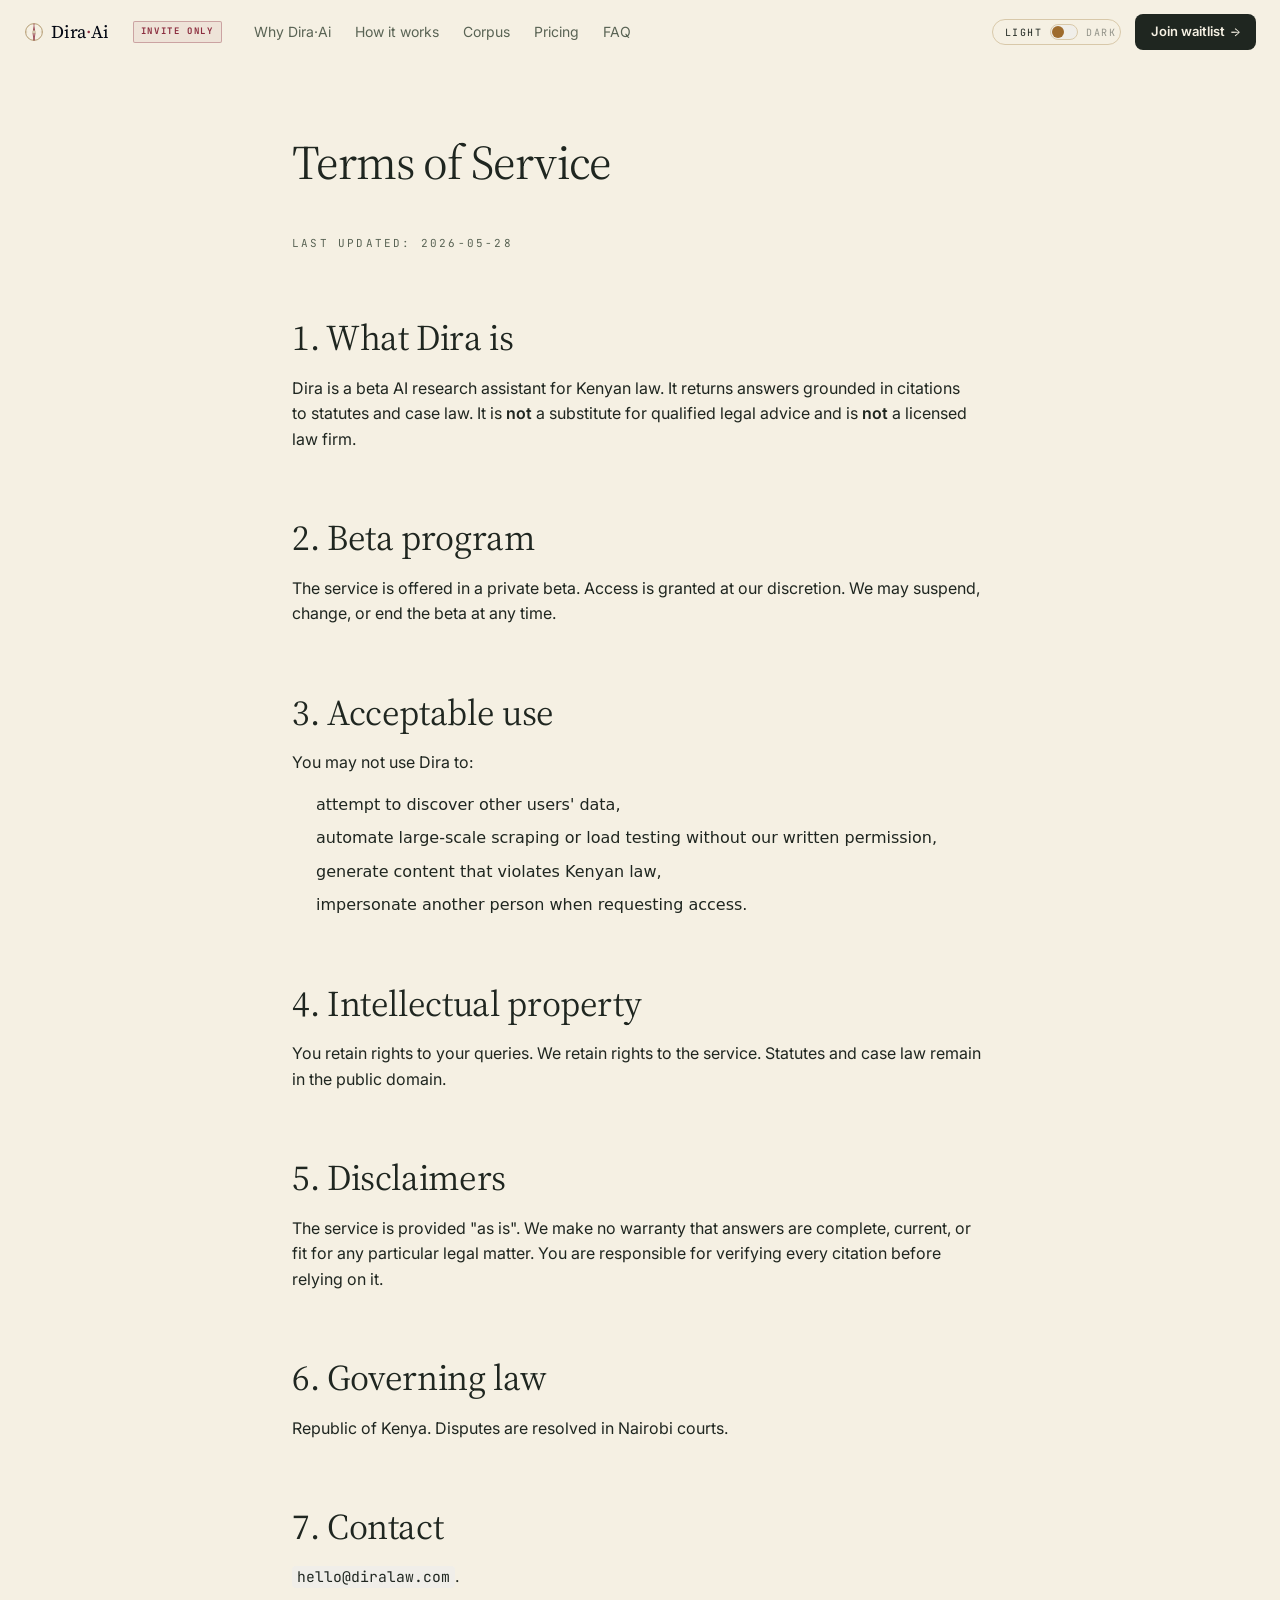
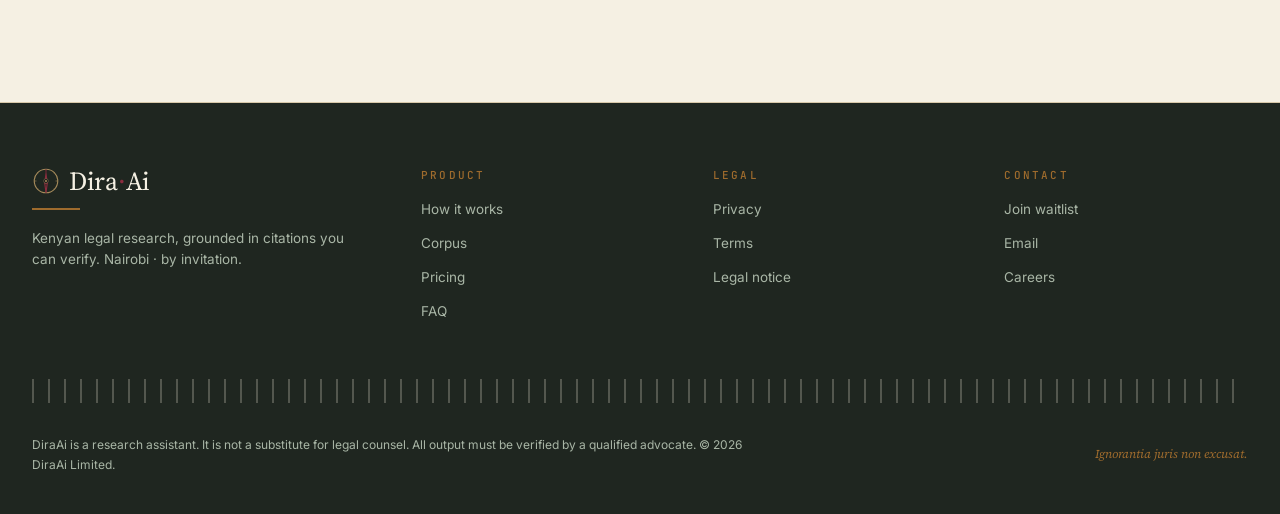
<file: terms/index.html>
<!DOCTYPE html><!--opct99ML53BJr4nK4PLSx--><html lang="en" data-theme="light"><head><meta charSet="utf-8"/><meta name="viewport" content="width=device-width, initial-scale=1"/><link rel="stylesheet" href="/_next/static/css/6244c39e2d313091.css" data-precedence="next"/><link rel="preload" as="script" fetchPriority="low" href="/_next/static/chunks/webpack-4ddbe3e5a9438fe2.js"/><script src="/_next/static/chunks/380bfbcb-9a0db5366a307341.js" async=""></script><script src="/_next/static/chunks/588-8959a5f92d33fcf1.js" async=""></script><script src="/_next/static/chunks/main-app-06b2ffc731074968.js" async=""></script><script src="/_next/static/chunks/app/layout-5c378bc0b82bd01c.js" async=""></script><script src="/_next/static/chunks/830-f4302004a4e0ce63.js" async=""></script><script src="/_next/static/chunks/app/(content)/layout-cfd33cb03ce5912d.js" async=""></script><link rel="preload" href="https://static.cloudflareinsights.com/beacon.min.js" as="script"/><link rel="preconnect" href="https://fonts.googleapis.com"/><link rel="preconnect" href="https://fonts.gstatic.com" crossorigin=""/><title>Terms of Service — Dira·Ai</title><meta name="description" content="The terms governing use of the Dira·Ai service."/><link rel="manifest" href="/manifest.webmanifest"/><meta name="robots" content="index, follow"/><link rel="canonical" href="https://diralaw.com/terms/"/><meta property="og:title" content="Dira·Ai — Research Kenyan law with sources you can verify"/><meta property="og:description" content="Citation-grounded answers from the Constitution, statutes, and case law. By invitation."/><meta property="og:url" content="https://diralaw.com/"/><meta property="og:site_name" content="Dira·Ai"/><meta property="og:locale" content="en_KE"/><meta property="og:image:type" content="image/png"/><meta property="og:image:width" content="1200"/><meta property="og:image:height" content="630"/><meta property="og:image" content="https://diralaw.com/opengraph-image.png?d0c53a469c085e9c"/><meta property="og:type" content="website"/><meta name="twitter:card" content="summary_large_image"/><meta name="twitter:title" content="Dira·Ai — Research Kenyan law with sources you can verify"/><meta name="twitter:description" content="Citation-grounded answers from the Constitution, statutes, and case law. By invitation."/><meta name="twitter:image:type" content="image/png"/><meta name="twitter:image:width" content="1200"/><meta name="twitter:image:height" content="630"/><meta name="twitter:image" content="https://diralaw.com/twitter-image.png?d0c53a469c085e9c"/><link rel="icon" href="/icon.svg?4bc8633fa85584ee" type="image/svg+xml" sizes="any"/><link rel="apple-touch-icon" href="/apple-icon.png?f31df35bacb354d3" type="image/png" sizes="180x180"/><script type="application/ld+json">{"@context":"https://schema.org","@graph":[{"@type":"Organization","@id":"https://diralaw.com/#organization","name":"Dira·Ai","url":"https://diralaw.com","description":"Dira·Ai is a Kenyan legal research assistant. Ask in plain English; receive citation-grounded answers from Acts, subsidiary legislation, and judgments. By invitation.","email":"hello@diralaw.com","logo":"https://diralaw.com/icon.svg"},{"@type":"WebSite","@id":"https://diralaw.com/#website","name":"Dira·Ai","url":"https://diralaw.com","description":"Dira·Ai is a Kenyan legal research assistant. Ask in plain English; receive citation-grounded answers from Acts, subsidiary legislation, and judgments. By invitation.","publisher":{"@id":"https://diralaw.com/#organization"},"inLanguage":"en-KE"}]}</script><link href="https://fonts.googleapis.com/css2?family=Source+Serif+4:ital,opsz,wght@0,8..60,200..900;1,8..60,200..900&amp;family=Inter:wght@300;400;500;600;700&amp;family=JetBrains+Mono:wght@400;500;600;700&amp;display=swap" rel="stylesheet"/><link href="https://fonts.googleapis.com/css2?family=Material+Symbols+Outlined:wght,FILL@100..700,0..1&amp;display=swap" rel="stylesheet"/><script src="/_next/static/chunks/polyfills-42372ed130431b0a.js" noModule=""></script></head><body><div hidden=""><!--$--><!--/$--></div><header class="dira-nav" style="position:sticky;top:0;z-index:50"><div class="dira-nav-inner" style="max-width:1280px;margin:0 auto;padding:14px 24px;display:flex;align-items:center;justify-content:space-between;gap:16px"><div style="display:flex;align-items:center;gap:24px;min-width:0"><a href="/" aria-label="Dira·Ai home" style="display:inline-flex;flex-shrink:0"><span class="" style="display:inline-flex;align-items:center;gap:7px" role="img" aria-label="Dira·Ai — Law, clearly."><svg width="20" height="20" viewBox="0 0 100 100" fill="none" xmlns="http://www.w3.org/2000/svg" aria-hidden="true" style="flex-shrink:0;display:block"><circle cx="50" cy="50" r="42" stroke="#A68B5B" stroke-width="4"></circle><line x1="20" y1="20" x2="25" y2="25" stroke="#A68B5B" stroke-width="1.2" opacity="0.32"></line><line x1="80" y1="20" x2="75" y2="25" stroke="#A68B5B" stroke-width="1.2" opacity="0.32"></line><line x1="20" y1="80" x2="25" y2="75" stroke="#A68B5B" stroke-width="1.2" opacity="0.32"></line><line x1="80" y1="80" x2="75" y2="75" stroke="#A68B5B" stroke-width="1.2" opacity="0.32"></line><line x1="50" y1="8" x2="50" y2="16" stroke="#8B2C3E" stroke-width="3"></line><line x1="50" y1="84" x2="50" y2="92" stroke="#A68B5B" stroke-width="2"></line><line x1="8" y1="50" x2="16" y2="50" stroke="#A68B5B" stroke-width="2"></line><line x1="84" y1="50" x2="92" y2="50" stroke="#A68B5B" stroke-width="2"></line><polygon points="50,8 45,46 50,42 55,46" fill="#8B2C3E"></polygon><polygon points="50,92 45,54 50,58 55,54" fill="none" stroke="#8B2C3E" stroke-width="4" stroke-linejoin="round"></polygon><circle cx="50" cy="50" r="8" fill="#fbf9f4" stroke="#A68B5B" stroke-width="1.8"></circle><circle cx="50" cy="50" r="3.8" fill="#A68B5B"></circle></svg><span style="display:flex;flex-direction:column;line-height:1"><span style="font-family:&#x27;Source Serif 4&#x27;, Georgia, serif;font-weight:400;font-size:18px;letter-spacing:-0.01em;line-height:1;display:flex;align-items:center"><span style="color:#030813">Dira</span><span style="color:#8B2C3E">·</span><span style="color:#030813">Ai</span></span></span></span></a><span class="dira-nav-badge" style="font-family:var(--font-mono);font-size:9px;font-weight:700;letter-spacing:0.18em;text-transform:uppercase;color:var(--brand-maroon);border:1px solid color-mix(in oklch, var(--brand-maroon) 35%, transparent);background:var(--maroon-tint);padding:3px 7px;border-radius:2px;white-space:nowrap">Invite only</span><nav class="dira-nav-desktop" style="display:flex;align-items:center;gap:24px;margin-left:8px"><a href="#problem" class="dira-nav-link" style="font-family:var(--font-sans);font-size:14px;color:var(--muted);text-decoration:none">Why Dira·Ai</a><a href="#how" class="dira-nav-link" style="font-family:var(--font-sans);font-size:14px;color:var(--muted);text-decoration:none">How it works</a><a href="#corpus" class="dira-nav-link" style="font-family:var(--font-sans);font-size:14px;color:var(--muted);text-decoration:none">Corpus</a><a href="#pricing" class="dira-nav-link" style="font-family:var(--font-sans);font-size:14px;color:var(--muted);text-decoration:none">Pricing</a><a href="#faq" class="dira-nav-link" style="font-family:var(--font-sans);font-size:14px;color:var(--muted);text-decoration:none">FAQ</a></nav></div><div style="display:flex;align-items:center;gap:14px"><span class="dira-nav-toggle"><button type="button" aria-label="Switch to dark mode" style="display:inline-flex;align-items:center;gap:8px;background:transparent;border:1px solid var(--border);border-radius:999px;padding:4px 4px 4px 12px;color:var(--ink);font-family:var(--font-mono);font-size:10px;letter-spacing:0.15em;text-transform:uppercase;cursor:pointer"><span style="opacity:1">Light</span><span style="position:relative;width:28px;height:16px;background:var(--surface-2);border-radius:999px;border:1px solid var(--border)"><span style="position:absolute;top:1px;left:1px;width:12px;height:12px;border-radius:50%;background:var(--accent);transition:left 200ms var(--ease-editorial)"></span></span><span style="opacity:0.45">Dark</span></button></span><a href="#cta" class="dira-btn dira-nav-cta" style="background:var(--ink);color:var(--bg);padding:8px 16px;border-radius:8px;font-family:var(--font-sans);font-size:13px;font-weight:600;text-decoration:none;display:inline-flex;align-items:center;gap:6px;white-space:nowrap">Join waitlist <span class="dira-arrow" style="font-family:var(--font-serif)">→</span></a><button type="button" class="dira-nav-burger" aria-label="Open menu" aria-expanded="false" aria-controls="dira-mobile-menu" style="align-items:center;justify-content:center;width:40px;height:40px;border-radius:8px;background:transparent;border:1px solid var(--border);color:var(--ink);cursor:pointer"><span class="material-symbols-outlined" aria-hidden="true" style="font-family:Material Symbols Outlined;font-size:22px;font-variation-settings:&#x27;FILL&#x27; 0, &#x27;wght&#x27; 400, &#x27;GRAD&#x27; 0, &#x27;opsz&#x27; 24;color:inherit;line-height:1;vertical-align:middle">menu</span></button></div></div><div id="dira-mobile-menu" class="dira-nav-panel"><a href="#problem" class="dira-nav-panel-link">Why Dira·Ai</a><a href="#how" class="dira-nav-panel-link">How it works</a><a href="#corpus" class="dira-nav-panel-link">Corpus</a><a href="#pricing" class="dira-nav-panel-link">Pricing</a><a href="#faq" class="dira-nav-panel-link">FAQ</a><div class="dira-nav-panel-footer"><button type="button" aria-label="Switch to dark mode" style="display:inline-flex;align-items:center;gap:8px;background:transparent;border:1px solid var(--border);border-radius:999px;padding:4px 4px 4px 12px;color:var(--ink);font-family:var(--font-mono);font-size:10px;letter-spacing:0.15em;text-transform:uppercase;cursor:pointer"><span style="opacity:1">Light</span><span style="position:relative;width:28px;height:16px;background:var(--surface-2);border-radius:999px;border:1px solid var(--border)"><span style="position:absolute;top:1px;left:1px;width:12px;height:12px;border-radius:50%;background:var(--accent);transition:left 200ms var(--ease-editorial)"></span></span><span style="opacity:0.45">Dark</span></button><a href="#cta" class="dira-btn" style="background:var(--ink);color:var(--bg);padding:10px 18px;border-radius:8px;font-family:var(--font-sans);font-size:14px;font-weight:600;text-decoration:none;display:inline-flex;align-items:center;gap:6px;white-space:nowrap">Join waitlist <span class="dira-arrow" style="font-family:var(--font-serif)">→</span></a></div></div></header><main style="max-width:760px;margin:0 auto;padding:72px 32px 96px"><article class="content-prose"><h1>Terms of Service</h1>
<p><em>Last updated: 2026-05-28</em></p>
<h2>1. What Dira is</h2>
<p>Dira is a beta AI research assistant for Kenyan law. It returns answers grounded in citations to statutes and case law. It is <strong>not</strong> a substitute for qualified legal advice and is <strong>not</strong> a licensed law firm.</p>
<h2>2. Beta program</h2>
<p>The service is offered in a private beta. Access is granted at our discretion. We may suspend, change, or end the beta at any time.</p>
<h2>3. Acceptable use</h2>
<p>You may not use Dira to:</p>
<ul>
<li>attempt to discover other users&#x27; data,</li>
<li>automate large-scale scraping or load testing without our written permission,</li>
<li>generate content that violates Kenyan law,</li>
<li>impersonate another person when requesting access.</li>
</ul>
<h2>4. Intellectual property</h2>
<p>You retain rights to your queries. We retain rights to the service. Statutes and case law remain in the public domain.</p>
<h2>5. Disclaimers</h2>
<p>The service is provided &quot;as is&quot;. We make no warranty that answers are complete, current, or fit for any particular legal matter. You are responsible for verifying every citation before relying on it.</p>
<h2>6. Governing law</h2>
<p>Republic of Kenya. Disputes are resolved in Nairobi courts.</p>
<h2>7. Contact</h2>
<p><code>hello@diralaw.com</code>.</p><!--$--><!--/$--></article></main><footer style="padding:64px 32px 40px;background:var(--ink);color:var(--bg);border-top:1px solid var(--border)"><div style="max-width:1280px;margin:0 auto"><div class="dira-footer-grid" style="display:grid;grid-template-columns:1.4fr 1fr 1fr 1fr;gap:48px;margin-bottom:56px"><div><div style="margin-bottom:6px"><span class="" style="display:inline-flex;align-items:center;gap:9px" role="img" aria-label="Dira·Ai — Law, clearly."><svg width="28" height="28" viewBox="0 0 100 100" fill="none" xmlns="http://www.w3.org/2000/svg" aria-hidden="true" style="flex-shrink:0;display:block"><circle cx="50" cy="50" r="42" stroke="#A68B5B" stroke-width="4"></circle><line x1="20" y1="20" x2="25" y2="25" stroke="#A68B5B" stroke-width="1.2" opacity="0.32"></line><line x1="80" y1="20" x2="75" y2="25" stroke="#A68B5B" stroke-width="1.2" opacity="0.32"></line><line x1="20" y1="80" x2="25" y2="75" stroke="#A68B5B" stroke-width="1.2" opacity="0.32"></line><line x1="80" y1="80" x2="75" y2="75" stroke="#A68B5B" stroke-width="1.2" opacity="0.32"></line><line x1="50" y1="8" x2="50" y2="16" stroke="#8B2C3E" stroke-width="3"></line><line x1="50" y1="84" x2="50" y2="92" stroke="#A68B5B" stroke-width="2"></line><line x1="8" y1="50" x2="16" y2="50" stroke="#A68B5B" stroke-width="2"></line><line x1="84" y1="50" x2="92" y2="50" stroke="#A68B5B" stroke-width="2"></line><polygon points="50,8 45,46 50,42 55,46" fill="#8B2C3E"></polygon><polygon points="50,92 45,54 50,58 55,54" fill="none" stroke="#8B2C3E" stroke-width="4" stroke-linejoin="round"></polygon><circle cx="50" cy="50" r="8" fill="#030813" stroke="#A68B5B" stroke-width="1.8"></circle><circle cx="50" cy="50" r="3.8" fill="#A68B5B"></circle></svg><span style="display:flex;flex-direction:column;line-height:1"><span style="font-family:&#x27;Source Serif 4&#x27;, Georgia, serif;font-weight:400;font-size:26px;letter-spacing:-0.01em;line-height:1;display:flex;align-items:center"><span style="color:var(--bg)">Dira</span><span style="color:#8B2C3E">·</span><span style="color:var(--bg)">Ai</span></span></span></span></div><div style="width:48px;height:2px;background:var(--accent);margin-bottom:18px"></div><p style="margin:0;font-family:var(--font-sans);font-size:13.5px;line-height:1.6;color:var(--muted-on-dark);max-width:320px">Kenyan legal research, grounded in citations you can verify. Nairobi · by invitation.</p></div><div><div style="font-family:var(--font-mono);font-size:11px;letter-spacing:0.2em;text-transform:uppercase;color:var(--accent);font-weight:500;margin-bottom:14px">Product</div><ul style="list-style:none;padding:0;margin:0;display:flex;flex-direction:column;gap:10px"><li><a href="#how" style="font-family:var(--font-sans);font-size:13.5px;color:var(--muted-on-dark);text-decoration:none">How it works</a></li><li><a href="#corpus" style="font-family:var(--font-sans);font-size:13.5px;color:var(--muted-on-dark);text-decoration:none">Corpus</a></li><li><a href="#pricing" style="font-family:var(--font-sans);font-size:13.5px;color:var(--muted-on-dark);text-decoration:none">Pricing</a></li><li><a href="#faq" style="font-family:var(--font-sans);font-size:13.5px;color:var(--muted-on-dark);text-decoration:none">FAQ</a></li></ul></div><div><div style="font-family:var(--font-mono);font-size:11px;letter-spacing:0.2em;text-transform:uppercase;color:var(--accent);font-weight:500;margin-bottom:14px">Legal</div><ul style="list-style:none;padding:0;margin:0;display:flex;flex-direction:column;gap:10px"><li><a href="/privacy/" style="font-family:var(--font-sans);font-size:13.5px;color:var(--muted-on-dark);text-decoration:none">Privacy</a></li><li><a href="/terms/" style="font-family:var(--font-sans);font-size:13.5px;color:var(--muted-on-dark);text-decoration:none">Terms</a></li><li><a href="/legal/" style="font-family:var(--font-sans);font-size:13.5px;color:var(--muted-on-dark);text-decoration:none">Legal notice</a></li></ul></div><div><div style="font-family:var(--font-mono);font-size:11px;letter-spacing:0.2em;text-transform:uppercase;color:var(--accent);font-weight:500;margin-bottom:14px">Contact</div><ul style="list-style:none;padding:0;margin:0;display:flex;flex-direction:column;gap:10px"><li><a href="#cta" style="font-family:var(--font-sans);font-size:13.5px;color:var(--muted-on-dark);text-decoration:none">Join waitlist</a></li><li><a href="mailto:hello@diralaw.com" style="font-family:var(--font-sans);font-size:13.5px;color:var(--muted-on-dark);text-decoration:none">Email</a></li><li><a href="mailto:careers@diralaw.com" style="font-family:var(--font-sans);font-size:13.5px;color:var(--muted-on-dark);text-decoration:none">Careers</a></li></ul></div></div><div style="height:24px;margin-bottom:32px;background-image:repeating-linear-gradient(90deg, rgba(240,233,216,0.25) 0px, rgba(240,233,216,0.25) 2px, transparent 2px, transparent 16px)"></div><div style="display:flex;justify-content:space-between;flex-wrap:wrap;gap:16px;align-items:center"><p style="margin:0;font-family:var(--font-sans);font-size:12px;color:var(--muted-on-dark);max-width:720px">DiraAi is a research assistant. It is not a substitute for legal counsel. All output must be verified by a qualified advocate. © 2026 DiraAi Limited.</p><p style="margin:0;font-family:var(--font-serif);font-style:italic;font-size:12px;color:var(--accent)">Ignorantia juris non excusat.</p></div></div></footer><script src="/_next/static/chunks/webpack-4ddbe3e5a9438fe2.js" id="_R_" async=""></script><script>(self.__next_f=self.__next_f||[]).push([0])</script><script>self.__next_f.push([1,"1:\"$Sreact.fragment\"\n2:I[7216,[],\"\"]\n3:I[3158,[],\"\"]\n4:I[6767,[\"177\",\"static/chunks/app/layout-5c378bc0b82bd01c.js\"],\"Analytics\"]\n5:I[2927,[\"830\",\"static/chunks/830-f4302004a4e0ce63.js\",\"138\",\"static/chunks/app/(content)/layout-cfd33cb03ce5912d.js\"],\"default\"]\n6:I[900,[\"830\",\"static/chunks/830-f4302004a4e0ce63.js\",\"138\",\"static/chunks/app/(content)/layout-cfd33cb03ce5912d.js\"],\"TopNav\"]\nc:I[7692,[],\"\"]\n:HL[\"/_next/static/css/6244c39e2d313091.css\",\"style\"]\n"])</script><script>self.__next_f.push([1,"0:{\"P\":null,\"b\":\"opct99ML53BJr4nK4PLSx\",\"p\":\"\",\"c\":[\"\",\"terms\",\"\"],\"i\":false,\"f\":[[[\"\",{\"children\":[\"(content)\",{\"children\":[\"terms\",{\"children\":[\"__PAGE__\",{}]}]}]},\"$undefined\",\"$undefined\",true],[\"\",[\"$\",\"$1\",\"c\",{\"children\":[[[\"$\",\"link\",\"0\",{\"rel\":\"stylesheet\",\"href\":\"/_next/static/css/6244c39e2d313091.css\",\"precedence\":\"next\",\"crossOrigin\":\"$undefined\",\"nonce\":\"$undefined\"}]],[\"$\",\"html\",null,{\"lang\":\"en\",\"data-theme\":\"light\",\"suppressHydrationWarning\":true,\"children\":[[\"$\",\"head\",null,{\"children\":[[\"$\",\"script\",null,{\"type\":\"application/ld+json\",\"dangerouslySetInnerHTML\":{\"__html\":\"{\\\"@context\\\":\\\"https://schema.org\\\",\\\"@graph\\\":[{\\\"@type\\\":\\\"Organization\\\",\\\"@id\\\":\\\"https://diralaw.com/#organization\\\",\\\"name\\\":\\\"Dira·Ai\\\",\\\"url\\\":\\\"https://diralaw.com\\\",\\\"description\\\":\\\"Dira·Ai is a Kenyan legal research assistant. Ask in plain English; receive citation-grounded answers from Acts, subsidiary legislation, and judgments. By invitation.\\\",\\\"email\\\":\\\"hello@diralaw.com\\\",\\\"logo\\\":\\\"https://diralaw.com/icon.svg\\\"},{\\\"@type\\\":\\\"WebSite\\\",\\\"@id\\\":\\\"https://diralaw.com/#website\\\",\\\"name\\\":\\\"Dira·Ai\\\",\\\"url\\\":\\\"https://diralaw.com\\\",\\\"description\\\":\\\"Dira·Ai is a Kenyan legal research assistant. Ask in plain English; receive citation-grounded answers from Acts, subsidiary legislation, and judgments. By invitation.\\\",\\\"publisher\\\":{\\\"@id\\\":\\\"https://diralaw.com/#organization\\\"},\\\"inLanguage\\\":\\\"en-KE\\\"}]}\"}}],[\"$\",\"link\",null,{\"rel\":\"preconnect\",\"href\":\"https://fonts.googleapis.com\"}],[\"$\",\"link\",null,{\"rel\":\"preconnect\",\"href\":\"https://fonts.gstatic.com\",\"crossOrigin\":\"\"}],[\"$\",\"link\",null,{\"href\":\"https://fonts.googleapis.com/css2?family=Source+Serif+4:ital,opsz,wght@0,8..60,200..900;1,8..60,200..900\u0026family=Inter:wght@300;400;500;600;700\u0026family=JetBrains+Mono:wght@400;500;600;700\u0026display=swap\",\"rel\":\"stylesheet\"}],[\"$\",\"link\",null,{\"href\":\"https://fonts.googleapis.com/css2?family=Material+Symbols+Outlined:wght,FILL@100..700,0..1\u0026display=swap\",\"rel\":\"stylesheet\"}]]}],[\"$\",\"body\",null,{\"children\":[[\"$\",\"$L2\",null,{\"parallelRouterKey\":\"children\",\"error\":\"$undefined\",\"errorStyles\":\"$undefined\",\"errorScripts\":\"$undefined\",\"template\":[\"$\",\"$L3\",null,{}],\"templateStyles\":\"$undefined\",\"templateScripts\":\"$undefined\",\"notFound\":[[[\"$\",\"title\",null,{\"children\":\"404: This page could not be found.\"}],[\"$\",\"div\",null,{\"style\":{\"fontFamily\":\"system-ui,\\\"Segoe UI\\\",Roboto,Helvetica,Arial,sans-serif,\\\"Apple Color Emoji\\\",\\\"Segoe UI Emoji\\\"\",\"height\":\"100vh\",\"textAlign\":\"center\",\"display\":\"flex\",\"flexDirection\":\"column\",\"alignItems\":\"center\",\"justifyContent\":\"center\"},\"children\":[\"$\",\"div\",null,{\"children\":[[\"$\",\"style\",null,{\"dangerouslySetInnerHTML\":{\"__html\":\"body{color:#000;background:#fff;margin:0}.next-error-h1{border-right:1px solid rgba(0,0,0,.3)}@media (prefers-color-scheme:dark){body{color:#fff;background:#000}.next-error-h1{border-right:1px solid rgba(255,255,255,.3)}}\"}}],[\"$\",\"h1\",null,{\"className\":\"next-error-h1\",\"style\":{\"display\":\"inline-block\",\"margin\":\"0 20px 0 0\",\"padding\":\"0 23px 0 0\",\"fontSize\":24,\"fontWeight\":500,\"verticalAlign\":\"top\",\"lineHeight\":\"49px\"},\"children\":404}],[\"$\",\"div\",null,{\"style\":{\"display\":\"inline-block\"},\"children\":[\"$\",\"h2\",null,{\"style\":{\"fontSize\":14,\"fontWeight\":400,\"lineHeight\":\"49px\",\"margin\":0},\"children\":\"This page could not be found.\"}]}]]}]}]],[]],\"forbidden\":\"$undefined\",\"unauthorized\":\"$undefined\"}],[\"$\",\"$L4\",null,{}]]}]]}]]}],{\"children\":[\"(content)\",[\"$\",\"$1\",\"c\",{\"children\":[null,[\"$\",\"$L5\",null,{\"children\":[[\"$\",\"$L6\",null,{}],[\"$\",\"main\",null,{\"style\":{\"maxWidth\":760,\"margin\":\"0 auto\",\"padding\":\"72px 32px 96px\"},\"children\":[\"$\",\"article\",null,{\"className\":\"content-prose\",\"children\":[\"$\",\"$L2\",null,{\"parallelRouterKey\":\"children\",\"error\":\"$undefined\",\"errorStyles\":\"$undefined\",\"errorScripts\":\"$undefined\",\"template\":[\"$\",\"$L3\",null,{}],\"templateStyles\":\"$undefined\",\"templateScripts\":\"$undefined\",\"notFound\":[[[\"$\",\"title\",null,{\"children\":\"404: This page could not be found.\"}],[\"$\",\"div\",null,{\"style\":\"$0:f:0:1:1:props:children:1:props:children:1:props:children:0:props:notFound:0:1:props:style\",\"children\":[\"$\",\"div\",null,{\"children\":[[\"$\",\"style\",null,{\"dangerouslySetInnerHTML\":{\"__html\":\"body{color:#000;background:#fff;margin:0}.next-error-h1{border-right:1px solid rgba(0,0,0,.3)}@media (prefers-color-scheme:dark){body{color:#fff;background:#000}.next-error-h1{border-right:1px solid rgba(255,255,255,.3)}}\"}}],[\"$\",\"h1\",null,{\"className\":\"next-error-h1\",\"style\":\"$0:f:0:1:1:props:children:1:props:children:1:props:children:0:props:notFound:0:1:props:children:props:children:1:props:style\",\"children\":404}],[\"$\",\"div\",null,{\"style\":\"$0:f:0:1:1:props:children:1:props:children:1:props:children:0:props:notFound:0:1:props:children:props:children:2:props:style\",\"children\":\"$L7\"}]]}]}]],[]],\"forbidden\":\"$undefined\",\"unauthorized\":\"$undefined\"}]}]}],\"$L8\"]}]]}],{\"children\":[\"terms\",\"$L9\",{\"children\":[\"__PAGE__\",\"$La\",{},null,false]},null,false]},null,false]},null,false],\"$Lb\",false]],\"m\":\"$undefined\",\"G\":[\"$c\",[]],\"s\":false,\"S\":true}\n"])</script><script>self.__next_f.push([1,"10:I[2605,[],\"OutletBoundary\"]\n12:I[9896,[],\"AsyncMetadataOutlet\"]\n14:I[2605,[],\"ViewportBoundary\"]\n16:I[2605,[],\"MetadataBoundary\"]\n17:\"$Sreact.suspense\"\n7:[\"$\",\"h2\",null,{\"style\":\"$0:f:0:1:1:props:children:1:props:children:1:props:children:0:props:notFound:0:1:props:children:props:children:2:props:children:props:style\",\"children\":\"This page could not be found.\"}]\n"])</script><script>self.__next_f.push([1,"8:[\"$\",\"footer\",null,{\"style\":{\"padding\":\"64px 32px 40px\",\"background\":\"var(--ink)\",\"color\":\"var(--bg)\",\"borderTop\":\"1px solid var(--border)\"},\"children\":[\"$\",\"div\",null,{\"style\":{\"maxWidth\":1280,\"margin\":\"0 auto\"},\"children\":[[\"$\",\"div\",null,{\"className\":\"dira-footer-grid\",\"style\":{\"display\":\"grid\",\"gridTemplateColumns\":\"1.4fr 1fr 1fr 1fr\",\"gap\":48,\"marginBottom\":56},\"children\":[[\"$\",\"div\",null,{\"children\":[[\"$\",\"div\",null,{\"style\":{\"marginBottom\":6},\"children\":[\"$\",\"span\",null,{\"className\":\"\",\"style\":{\"display\":\"inline-flex\",\"alignItems\":\"center\",\"gap\":9},\"role\":\"img\",\"aria-label\":\"Dira·Ai — Law, clearly.\",\"children\":[[\"$\",\"svg\",null,{\"width\":28,\"height\":28,\"viewBox\":\"0 0 100 100\",\"fill\":\"none\",\"xmlns\":\"http://www.w3.org/2000/svg\",\"aria-hidden\":\"true\",\"style\":{\"flexShrink\":0,\"display\":\"block\"},\"children\":[[\"$\",\"circle\",null,{\"cx\":\"50\",\"cy\":\"50\",\"r\":\"42\",\"stroke\":\"#A68B5B\",\"strokeWidth\":\"4\"}],[\"$\",\"line\",null,{\"x1\":\"20\",\"y1\":\"20\",\"x2\":\"25\",\"y2\":\"25\",\"stroke\":\"#A68B5B\",\"strokeWidth\":\"1.2\",\"opacity\":\"0.32\"}],[\"$\",\"line\",null,{\"x1\":\"80\",\"y1\":\"20\",\"x2\":\"75\",\"y2\":\"25\",\"stroke\":\"#A68B5B\",\"strokeWidth\":\"1.2\",\"opacity\":\"0.32\"}],[\"$\",\"line\",null,{\"x1\":\"20\",\"y1\":\"80\",\"x2\":\"25\",\"y2\":\"75\",\"stroke\":\"#A68B5B\",\"strokeWidth\":\"1.2\",\"opacity\":\"0.32\"}],[\"$\",\"line\",null,{\"x1\":\"80\",\"y1\":\"80\",\"x2\":\"75\",\"y2\":\"75\",\"stroke\":\"#A68B5B\",\"strokeWidth\":\"1.2\",\"opacity\":\"0.32\"}],[\"$\",\"line\",null,{\"x1\":\"50\",\"y1\":\"8\",\"x2\":\"50\",\"y2\":\"16\",\"stroke\":\"#8B2C3E\",\"strokeWidth\":\"3\"}],[\"$\",\"line\",null,{\"x1\":\"50\",\"y1\":\"84\",\"x2\":\"50\",\"y2\":\"92\",\"stroke\":\"#A68B5B\",\"strokeWidth\":\"2\"}],[\"$\",\"line\",null,{\"x1\":\"8\",\"y1\":\"50\",\"x2\":\"16\",\"y2\":\"50\",\"stroke\":\"#A68B5B\",\"strokeWidth\":\"2\"}],[\"$\",\"line\",null,{\"x1\":\"84\",\"y1\":\"50\",\"x2\":\"92\",\"y2\":\"50\",\"stroke\":\"#A68B5B\",\"strokeWidth\":\"2\"}],[\"$\",\"polygon\",null,{\"points\":\"50,8 45,46 50,42 55,46\",\"fill\":\"#8B2C3E\"}],[\"$\",\"polygon\",null,{\"points\":\"50,92 45,54 50,58 55,54\",\"fill\":\"none\",\"stroke\":\"#8B2C3E\",\"strokeWidth\":\"4\",\"strokeLinejoin\":\"round\"}],[\"$\",\"circle\",null,{\"cx\":\"50\",\"cy\":\"50\",\"r\":\"8\",\"fill\":\"#030813\",\"stroke\":\"#A68B5B\",\"strokeWidth\":\"1.8\"}],[\"$\",\"circle\",null,{\"cx\":\"50\",\"cy\":\"50\",\"r\":\"3.8\",\"fill\":\"#A68B5B\"}]]}],[\"$\",\"span\",null,{\"style\":{\"display\":\"flex\",\"flexDirection\":\"column\",\"lineHeight\":1},\"children\":[[\"$\",\"span\",null,{\"style\":{\"fontFamily\":\"'Source Serif 4', Georgia, serif\",\"fontWeight\":400,\"fontSize\":26,\"letterSpacing\":\"-0.01em\",\"lineHeight\":1,\"display\":\"flex\",\"alignItems\":\"center\"},\"children\":[[\"$\",\"span\",null,{\"style\":{\"color\":\"var(--bg)\"},\"children\":\"Dira\"}],[\"$\",\"span\",null,{\"style\":{\"color\":\"#8B2C3E\"},\"children\":\"·\"}],[\"$\",\"span\",null,{\"style\":{\"color\":\"var(--bg)\"},\"children\":\"Ai\"}]]}],false]}]]}]}],[\"$\",\"div\",null,{\"style\":{\"width\":48,\"height\":2,\"background\":\"var(--accent)\",\"marginBottom\":18}}],[\"$\",\"p\",null,{\"style\":{\"margin\":0,\"fontFamily\":\"var(--font-sans)\",\"fontSize\":13.5,\"lineHeight\":1.6,\"color\":\"var(--muted-on-dark)\",\"maxWidth\":320},\"children\":\"Kenyan legal research, grounded in citations you can verify. Nairobi · by invitation.\"}]]}],[[\"$\",\"div\",\"Product\",{\"children\":[[\"$\",\"div\",null,{\"className\":\"$undefined\",\"style\":{\"fontFamily\":\"var(--font-mono)\",\"fontSize\":11,\"letterSpacing\":\"0.2em\",\"textTransform\":\"uppercase\",\"color\":\"var(--accent)\",\"fontWeight\":500,\"marginBottom\":14},\"children\":\"Product\"}],[\"$\",\"ul\",null,{\"style\":{\"listStyle\":\"none\",\"padding\":0,\"margin\":0,\"display\":\"flex\",\"flexDirection\":\"column\",\"gap\":10},\"children\":[[\"$\",\"li\",\"How it works\",{\"children\":[\"$\",\"a\",null,{\"href\":\"#how\",\"style\":{\"fontFamily\":\"var(--font-sans)\",\"fontSize\":13.5,\"color\":\"var(--muted-on-dark)\",\"textDecoration\":\"none\"},\"children\":\"How it works\"}]}],[\"$\",\"li\",\"Corpus\",{\"children\":[\"$\",\"a\",null,{\"href\":\"#corpus\",\"style\":{\"fontFamily\":\"var(--font-sans)\",\"fontSize\":13.5,\"color\":\"var(--muted-on-dark)\",\"textDecoration\":\"none\"},\"children\":\"Corpus\"}]}],[\"$\",\"li\",\"Pricing\",{\"children\":[\"$\",\"a\",null,{\"href\":\"#pricing\",\"style\":{\"fontFamily\":\"var(--font-sans)\",\"fontSize\":13.5,\"color\":\"var(--muted-on-dark)\",\"textDecoration\":\"none\"},\"children\":\"Pricing\"}]}],[\"$\",\"li\",\"FAQ\",{\"children\":[\"$\",\"a\",null,{\"href\":\"#faq\",\"style\":{\"fontFamily\":\"var(--font-sans)\",\"fontSize\":13.5,\"color\":\"var(--muted-on-dark)\",\"textDecoration\":\"none\"},\"children\":\"FAQ\"}]}]]}]]}],[\"$\",\"div\",\"Legal\",{\"children\":[[\"$\",\"div\",null,{\"className\":\"$undefined\",\"style\":{\"fontFamily\":\"var(--font-mono)\",\"fontSize\":11,\"letterSpacing\":\"0.2em\",\"textTransform\":\"uppercase\",\"color\":\"var(--accent)\",\"fontWeight\":500,\"marginBottom\":14},\"children\":\"Legal\"}],[\"$\",\"ul\",null,{\"style\":{\"listStyle\":\"none\",\"padding\":0,\"margin\":0,\"display\":\"flex\",\"flexDirection\":\"column\",\"gap\":10},\"children\":[[\"$\",\"li\",\"Privacy\",{\"children\":[\"$\",\"a\",null,{\"href\":\"/privacy/\",\"style\":{\"fontFamily\":\"var(--font-sans)\",\"fontSize\":13.5,\"color\":\"var(--muted-on-dark)\",\"textDecoration\":\"none\"},\"children\":\"Privacy\"}]}],[\"$\",\"li\",\"Terms\",{\"children\":[\"$\",\"a\",null,{\"href\":\"/terms/\",\"style\":{\"fontFamily\":\"var(--font-sans)\",\"fontSize\":13.5,\"color\":\"var(--muted-on-dark)\",\"textDecoration\":\"none\"},\"children\":\"Terms\"}]}],[\"$\",\"li\",\"Legal notice\",{\"children\":[\"$\",\"a\",null,{\"href\":\"/legal/\",\"style\":{\"fontFamily\":\"var(--font-sans)\",\"fontSize\":13.5,\"color\":\"var(--muted-on-dark)\",\"textDecoration\":\"none\"},\"children\":\"Legal notice\"}]}]]}]]}],\"$Ld\"]]}],\"$Le\",\"$Lf\"]}]}]\n"])</script><script>self.__next_f.push([1,"9:[\"$\",\"$1\",\"c\",{\"children\":[null,[\"$\",\"$L2\",null,{\"parallelRouterKey\":\"children\",\"error\":\"$undefined\",\"errorStyles\":\"$undefined\",\"errorScripts\":\"$undefined\",\"template\":[\"$\",\"$L3\",null,{}],\"templateStyles\":\"$undefined\",\"templateScripts\":\"$undefined\",\"notFound\":\"$undefined\",\"forbidden\":\"$undefined\",\"unauthorized\":\"$undefined\"}]]}]\n"])</script><script>self.__next_f.push([1,"a:[\"$\",\"$1\",\"c\",{\"children\":[[[\"$\",\"h1\",null,{\"children\":\"Terms of Service\"}],\"\\n\",[\"$\",\"p\",null,{\"children\":[\"$\",\"em\",null,{\"children\":\"Last updated: 2026-05-28\"}]}],\"\\n\",[\"$\",\"h2\",null,{\"children\":\"1. What Dira is\"}],\"\\n\",[\"$\",\"p\",null,{\"children\":[\"Dira is a beta AI research assistant for Kenyan law. It returns answers grounded in citations to statutes and case law. It is \",[\"$\",\"strong\",null,{\"children\":\"not\"}],\" a substitute for qualified legal advice and is \",[\"$\",\"strong\",null,{\"children\":\"not\"}],\" a licensed law firm.\"]}],\"\\n\",[\"$\",\"h2\",null,{\"children\":\"2. Beta program\"}],\"\\n\",[\"$\",\"p\",null,{\"children\":\"The service is offered in a private beta. Access is granted at our discretion. We may suspend, change, or end the beta at any time.\"}],\"\\n\",[\"$\",\"h2\",null,{\"children\":\"3. Acceptable use\"}],\"\\n\",[\"$\",\"p\",null,{\"children\":\"You may not use Dira to:\"}],\"\\n\",[\"$\",\"ul\",null,{\"children\":[\"\\n\",[\"$\",\"li\",null,{\"children\":\"attempt to discover other users' data,\"}],\"\\n\",[\"$\",\"li\",null,{\"children\":\"automate large-scale scraping or load testing without our written permission,\"}],\"\\n\",[\"$\",\"li\",null,{\"children\":\"generate content that violates Kenyan law,\"}],\"\\n\",[\"$\",\"li\",null,{\"children\":\"impersonate another person when requesting access.\"}],\"\\n\"]}],\"\\n\",[\"$\",\"h2\",null,{\"children\":\"4. Intellectual property\"}],\"\\n\",[\"$\",\"p\",null,{\"children\":\"You retain rights to your queries. We retain rights to the service. Statutes and case law remain in the public domain.\"}],\"\\n\",[\"$\",\"h2\",null,{\"children\":\"5. Disclaimers\"}],\"\\n\",[\"$\",\"p\",null,{\"children\":\"The service is provided \\\"as is\\\". We make no warranty that answers are complete, current, or fit for any particular legal matter. You are responsible for verifying every citation before relying on it.\"}],\"\\n\",[\"$\",\"h2\",null,{\"children\":\"6. Governing law\"}],\"\\n\",[\"$\",\"p\",null,{\"children\":\"Republic of Kenya. Disputes are resolved in Nairobi courts.\"}],\"\\n\",[\"$\",\"h2\",null,{\"children\":\"7. Contact\"}],\"\\n\",[\"$\",\"p\",null,{\"children\":[[\"$\",\"code\",null,{\"children\":\"hello@diralaw.com\"}],\".\"]}]],null,[\"$\",\"$L10\",null,{\"children\":[\"$L11\",[\"$\",\"$L12\",null,{\"promise\":\"$@13\"}]]}]]}]\n"])</script><script>self.__next_f.push([1,"b:[\"$\",\"$1\",\"h\",{\"children\":[null,[[\"$\",\"$L14\",null,{\"children\":\"$L15\"}],null],[\"$\",\"$L16\",null,{\"children\":[\"$\",\"div\",null,{\"hidden\":true,\"children\":[\"$\",\"$17\",null,{\"fallback\":null,\"children\":\"$L18\"}]}]}]]}]\n"])</script><script>self.__next_f.push([1,"d:[\"$\",\"div\",\"Contact\",{\"children\":[[\"$\",\"div\",null,{\"className\":\"$undefined\",\"style\":{\"fontFamily\":\"var(--font-mono)\",\"fontSize\":11,\"letterSpacing\":\"0.2em\",\"textTransform\":\"uppercase\",\"color\":\"var(--accent)\",\"fontWeight\":500,\"marginBottom\":14},\"children\":\"Contact\"}],[\"$\",\"ul\",null,{\"style\":{\"listStyle\":\"none\",\"padding\":0,\"margin\":0,\"display\":\"flex\",\"flexDirection\":\"column\",\"gap\":10},\"children\":[[\"$\",\"li\",\"Join waitlist\",{\"children\":[\"$\",\"a\",null,{\"href\":\"#cta\",\"style\":{\"fontFamily\":\"var(--font-sans)\",\"fontSize\":13.5,\"color\":\"var(--muted-on-dark)\",\"textDecoration\":\"none\"},\"children\":\"Join waitlist\"}]}],[\"$\",\"li\",\"Email\",{\"children\":[\"$\",\"a\",null,{\"href\":\"mailto:hello@diralaw.com\",\"style\":{\"fontFamily\":\"var(--font-sans)\",\"fontSize\":13.5,\"color\":\"var(--muted-on-dark)\",\"textDecoration\":\"none\"},\"children\":\"Email\"}]}],[\"$\",\"li\",\"Careers\",{\"children\":[\"$\",\"a\",null,{\"href\":\"mailto:careers@diralaw.com\",\"style\":{\"fontFamily\":\"var(--font-sans)\",\"fontSize\":13.5,\"color\":\"var(--muted-on-dark)\",\"textDecoration\":\"none\"},\"children\":\"Careers\"}]}]]}]]}]\n"])</script><script>self.__next_f.push([1,"e:[\"$\",\"div\",null,{\"style\":{\"height\":24,\"marginBottom\":32,\"backgroundImage\":\"repeating-linear-gradient(90deg, rgba(240,233,216,0.25) 0px, rgba(240,233,216,0.25) 2px, transparent 2px, transparent 16px)\"}}]\nf:[\"$\",\"div\",null,{\"style\":{\"display\":\"flex\",\"justifyContent\":\"space-between\",\"flexWrap\":\"wrap\",\"gap\":16,\"alignItems\":\"center\"},\"children\":[[\"$\",\"p\",null,{\"style\":{\"margin\":0,\"fontFamily\":\"var(--font-sans)\",\"fontSize\":12,\"color\":\"var(--muted-on-dark)\",\"maxWidth\":720},\"children\":\"DiraAi is a research assistant. It is not a substitute for legal counsel. All output must be verified by a qualified advocate. © 2026 DiraAi Limited.\"}],[\"$\",\"p\",null,{\"style\":{\"margin\":0,\"fontFamily\":\"var(--font-serif)\",\"fontStyle\":\"italic\",\"fontSize\":12,\"color\":\"var(--accent)\"},\"children\":\"Ignorantia juris non excusat.\"}]]}]\n"])</script><script>self.__next_f.push([1,"15:[[\"$\",\"meta\",\"0\",{\"charSet\":\"utf-8\"}],[\"$\",\"meta\",\"1\",{\"name\":\"viewport\",\"content\":\"width=device-width, initial-scale=1\"}]]\n11:null\n"])</script><script>self.__next_f.push([1,"19:I[7112,[],\"IconMark\"]\n"])</script><script>self.__next_f.push([1,"13:{\"metadata\":[[\"$\",\"title\",\"0\",{\"children\":\"Terms of Service — Dira·Ai\"}],[\"$\",\"meta\",\"1\",{\"name\":\"description\",\"content\":\"The terms governing use of the Dira·Ai service.\"}],[\"$\",\"link\",\"2\",{\"rel\":\"manifest\",\"href\":\"/manifest.webmanifest\",\"crossOrigin\":\"$undefined\"}],[\"$\",\"meta\",\"3\",{\"name\":\"robots\",\"content\":\"index, follow\"}],[\"$\",\"link\",\"4\",{\"rel\":\"canonical\",\"href\":\"https://diralaw.com/terms/\"}],[\"$\",\"meta\",\"5\",{\"property\":\"og:title\",\"content\":\"Dira·Ai — Research Kenyan law with sources you can verify\"}],[\"$\",\"meta\",\"6\",{\"property\":\"og:description\",\"content\":\"Citation-grounded answers from the Constitution, statutes, and case law. By invitation.\"}],[\"$\",\"meta\",\"7\",{\"property\":\"og:url\",\"content\":\"https://diralaw.com/\"}],[\"$\",\"meta\",\"8\",{\"property\":\"og:site_name\",\"content\":\"Dira·Ai\"}],[\"$\",\"meta\",\"9\",{\"property\":\"og:locale\",\"content\":\"en_KE\"}],[\"$\",\"meta\",\"10\",{\"property\":\"og:image:type\",\"content\":\"image/png\"}],[\"$\",\"meta\",\"11\",{\"property\":\"og:image:width\",\"content\":\"1200\"}],[\"$\",\"meta\",\"12\",{\"property\":\"og:image:height\",\"content\":\"630\"}],[\"$\",\"meta\",\"13\",{\"property\":\"og:image\",\"content\":\"https://diralaw.com/opengraph-image.png?d0c53a469c085e9c\"}],[\"$\",\"meta\",\"14\",{\"property\":\"og:type\",\"content\":\"website\"}],[\"$\",\"meta\",\"15\",{\"name\":\"twitter:card\",\"content\":\"summary_large_image\"}],[\"$\",\"meta\",\"16\",{\"name\":\"twitter:title\",\"content\":\"Dira·Ai — Research Kenyan law with sources you can verify\"}],[\"$\",\"meta\",\"17\",{\"name\":\"twitter:description\",\"content\":\"Citation-grounded answers from the Constitution, statutes, and case law. By invitation.\"}],[\"$\",\"meta\",\"18\",{\"name\":\"twitter:image:type\",\"content\":\"image/png\"}],[\"$\",\"meta\",\"19\",{\"name\":\"twitter:image:width\",\"content\":\"1200\"}],[\"$\",\"meta\",\"20\",{\"name\":\"twitter:image:height\",\"content\":\"630\"}],[\"$\",\"meta\",\"21\",{\"name\":\"twitter:image\",\"content\":\"https://diralaw.com/twitter-image.png?d0c53a469c085e9c\"}],[\"$\",\"link\",\"22\",{\"rel\":\"icon\",\"href\":\"/icon.svg?4bc8633fa85584ee\",\"type\":\"image/svg+xml\",\"sizes\":\"any\"}],[\"$\",\"link\",\"23\",{\"rel\":\"apple-touch-icon\",\"href\":\"/apple-icon.png?f31df35bacb354d3\",\"type\":\"image/png\",\"sizes\":\"180x180\"}],[\"$\",\"$L19\",\"24\",{}]],\"error\":null,\"digest\":\"$undefined\"}\n"])</script><script>self.__next_f.push([1,"18:\"$13:metadata\"\n"])</script></body></html>
</file>
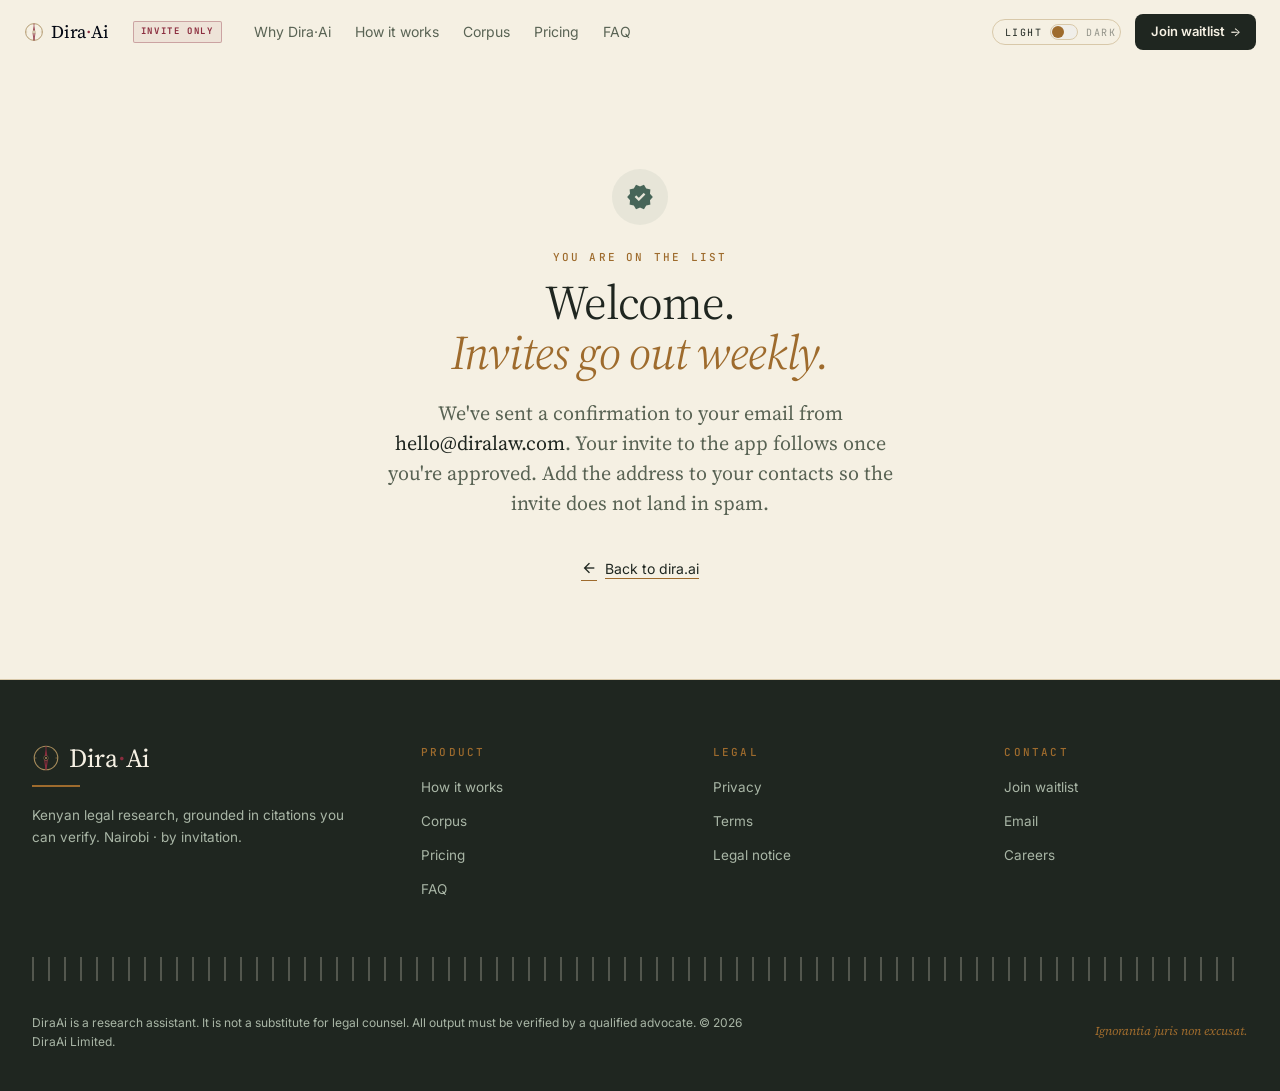
<file: thank-you/index.html>
<!DOCTYPE html><!--opct99ML53BJr4nK4PLSx--><html lang="en" data-theme="light"><head><meta charSet="utf-8"/><meta name="viewport" content="width=device-width, initial-scale=1"/><link rel="stylesheet" href="/_next/static/css/6244c39e2d313091.css" data-precedence="next"/><link rel="preload" as="script" fetchPriority="low" href="/_next/static/chunks/webpack-4ddbe3e5a9438fe2.js"/><script src="/_next/static/chunks/380bfbcb-9a0db5366a307341.js" async=""></script><script src="/_next/static/chunks/588-8959a5f92d33fcf1.js" async=""></script><script src="/_next/static/chunks/main-app-06b2ffc731074968.js" async=""></script><script src="/_next/static/chunks/app/layout-5c378bc0b82bd01c.js" async=""></script><script src="/_next/static/chunks/830-f4302004a4e0ce63.js" async=""></script><script src="/_next/static/chunks/app/(content)/layout-cfd33cb03ce5912d.js" async=""></script><script src="/_next/static/chunks/app/(content)/thank-you/page-652f9061896e95de.js" async=""></script><link rel="preload" href="https://static.cloudflareinsights.com/beacon.min.js" as="script"/><link rel="preconnect" href="https://fonts.googleapis.com"/><link rel="preconnect" href="https://fonts.gstatic.com" crossorigin=""/><title>Thank you — Dira·Ai</title><meta name="description" content="Dira·Ai is a Kenyan legal research assistant. Ask in plain English; receive citation-grounded answers from Acts, subsidiary legislation, and judgments. By invitation."/><link rel="manifest" href="/manifest.webmanifest"/><meta name="robots" content="noindex, nofollow"/><link rel="canonical" href="https://diralaw.com/"/><meta property="og:title" content="Dira·Ai — Research Kenyan law with sources you can verify"/><meta property="og:description" content="Citation-grounded answers from the Constitution, statutes, and case law. By invitation."/><meta property="og:url" content="https://diralaw.com/"/><meta property="og:site_name" content="Dira·Ai"/><meta property="og:locale" content="en_KE"/><meta property="og:image:type" content="image/png"/><meta property="og:image:width" content="1200"/><meta property="og:image:height" content="630"/><meta property="og:image" content="https://diralaw.com/opengraph-image.png?d0c53a469c085e9c"/><meta property="og:type" content="website"/><meta name="twitter:card" content="summary_large_image"/><meta name="twitter:title" content="Dira·Ai — Research Kenyan law with sources you can verify"/><meta name="twitter:description" content="Citation-grounded answers from the Constitution, statutes, and case law. By invitation."/><meta name="twitter:image:type" content="image/png"/><meta name="twitter:image:width" content="1200"/><meta name="twitter:image:height" content="630"/><meta name="twitter:image" content="https://diralaw.com/twitter-image.png?d0c53a469c085e9c"/><link rel="icon" href="/icon.svg?4bc8633fa85584ee" type="image/svg+xml" sizes="any"/><link rel="apple-touch-icon" href="/apple-icon.png?f31df35bacb354d3" type="image/png" sizes="180x180"/><script type="application/ld+json">{"@context":"https://schema.org","@graph":[{"@type":"Organization","@id":"https://diralaw.com/#organization","name":"Dira·Ai","url":"https://diralaw.com","description":"Dira·Ai is a Kenyan legal research assistant. Ask in plain English; receive citation-grounded answers from Acts, subsidiary legislation, and judgments. By invitation.","email":"hello@diralaw.com","logo":"https://diralaw.com/icon.svg"},{"@type":"WebSite","@id":"https://diralaw.com/#website","name":"Dira·Ai","url":"https://diralaw.com","description":"Dira·Ai is a Kenyan legal research assistant. Ask in plain English; receive citation-grounded answers from Acts, subsidiary legislation, and judgments. By invitation.","publisher":{"@id":"https://diralaw.com/#organization"},"inLanguage":"en-KE"}]}</script><link href="https://fonts.googleapis.com/css2?family=Source+Serif+4:ital,opsz,wght@0,8..60,200..900;1,8..60,200..900&amp;family=Inter:wght@300;400;500;600;700&amp;family=JetBrains+Mono:wght@400;500;600;700&amp;display=swap" rel="stylesheet"/><link href="https://fonts.googleapis.com/css2?family=Material+Symbols+Outlined:wght,FILL@100..700,0..1&amp;display=swap" rel="stylesheet"/><script src="/_next/static/chunks/polyfills-42372ed130431b0a.js" noModule=""></script></head><body><div hidden=""><!--$--><!--/$--></div><header class="dira-nav" style="position:sticky;top:0;z-index:50"><div class="dira-nav-inner" style="max-width:1280px;margin:0 auto;padding:14px 24px;display:flex;align-items:center;justify-content:space-between;gap:16px"><div style="display:flex;align-items:center;gap:24px;min-width:0"><a href="/" aria-label="Dira·Ai home" style="display:inline-flex;flex-shrink:0"><span class="" style="display:inline-flex;align-items:center;gap:7px" role="img" aria-label="Dira·Ai — Law, clearly."><svg width="20" height="20" viewBox="0 0 100 100" fill="none" xmlns="http://www.w3.org/2000/svg" aria-hidden="true" style="flex-shrink:0;display:block"><circle cx="50" cy="50" r="42" stroke="#A68B5B" stroke-width="4"></circle><line x1="20" y1="20" x2="25" y2="25" stroke="#A68B5B" stroke-width="1.2" opacity="0.32"></line><line x1="80" y1="20" x2="75" y2="25" stroke="#A68B5B" stroke-width="1.2" opacity="0.32"></line><line x1="20" y1="80" x2="25" y2="75" stroke="#A68B5B" stroke-width="1.2" opacity="0.32"></line><line x1="80" y1="80" x2="75" y2="75" stroke="#A68B5B" stroke-width="1.2" opacity="0.32"></line><line x1="50" y1="8" x2="50" y2="16" stroke="#8B2C3E" stroke-width="3"></line><line x1="50" y1="84" x2="50" y2="92" stroke="#A68B5B" stroke-width="2"></line><line x1="8" y1="50" x2="16" y2="50" stroke="#A68B5B" stroke-width="2"></line><line x1="84" y1="50" x2="92" y2="50" stroke="#A68B5B" stroke-width="2"></line><polygon points="50,8 45,46 50,42 55,46" fill="#8B2C3E"></polygon><polygon points="50,92 45,54 50,58 55,54" fill="none" stroke="#8B2C3E" stroke-width="4" stroke-linejoin="round"></polygon><circle cx="50" cy="50" r="8" fill="#fbf9f4" stroke="#A68B5B" stroke-width="1.8"></circle><circle cx="50" cy="50" r="3.8" fill="#A68B5B"></circle></svg><span style="display:flex;flex-direction:column;line-height:1"><span style="font-family:&#x27;Source Serif 4&#x27;, Georgia, serif;font-weight:400;font-size:18px;letter-spacing:-0.01em;line-height:1;display:flex;align-items:center"><span style="color:#030813">Dira</span><span style="color:#8B2C3E">·</span><span style="color:#030813">Ai</span></span></span></span></a><span class="dira-nav-badge" style="font-family:var(--font-mono);font-size:9px;font-weight:700;letter-spacing:0.18em;text-transform:uppercase;color:var(--brand-maroon);border:1px solid color-mix(in oklch, var(--brand-maroon) 35%, transparent);background:var(--maroon-tint);padding:3px 7px;border-radius:2px;white-space:nowrap">Invite only</span><nav class="dira-nav-desktop" style="display:flex;align-items:center;gap:24px;margin-left:8px"><a href="#problem" class="dira-nav-link" style="font-family:var(--font-sans);font-size:14px;color:var(--muted);text-decoration:none">Why Dira·Ai</a><a href="#how" class="dira-nav-link" style="font-family:var(--font-sans);font-size:14px;color:var(--muted);text-decoration:none">How it works</a><a href="#corpus" class="dira-nav-link" style="font-family:var(--font-sans);font-size:14px;color:var(--muted);text-decoration:none">Corpus</a><a href="#pricing" class="dira-nav-link" style="font-family:var(--font-sans);font-size:14px;color:var(--muted);text-decoration:none">Pricing</a><a href="#faq" class="dira-nav-link" style="font-family:var(--font-sans);font-size:14px;color:var(--muted);text-decoration:none">FAQ</a></nav></div><div style="display:flex;align-items:center;gap:14px"><span class="dira-nav-toggle"><button type="button" aria-label="Switch to dark mode" style="display:inline-flex;align-items:center;gap:8px;background:transparent;border:1px solid var(--border);border-radius:999px;padding:4px 4px 4px 12px;color:var(--ink);font-family:var(--font-mono);font-size:10px;letter-spacing:0.15em;text-transform:uppercase;cursor:pointer"><span style="opacity:1">Light</span><span style="position:relative;width:28px;height:16px;background:var(--surface-2);border-radius:999px;border:1px solid var(--border)"><span style="position:absolute;top:1px;left:1px;width:12px;height:12px;border-radius:50%;background:var(--accent);transition:left 200ms var(--ease-editorial)"></span></span><span style="opacity:0.45">Dark</span></button></span><a href="#cta" class="dira-btn dira-nav-cta" style="background:var(--ink);color:var(--bg);padding:8px 16px;border-radius:8px;font-family:var(--font-sans);font-size:13px;font-weight:600;text-decoration:none;display:inline-flex;align-items:center;gap:6px;white-space:nowrap">Join waitlist <span class="dira-arrow" style="font-family:var(--font-serif)">→</span></a><button type="button" class="dira-nav-burger" aria-label="Open menu" aria-expanded="false" aria-controls="dira-mobile-menu" style="align-items:center;justify-content:center;width:40px;height:40px;border-radius:8px;background:transparent;border:1px solid var(--border);color:var(--ink);cursor:pointer"><span class="material-symbols-outlined" aria-hidden="true" style="font-family:Material Symbols Outlined;font-size:22px;font-variation-settings:&#x27;FILL&#x27; 0, &#x27;wght&#x27; 400, &#x27;GRAD&#x27; 0, &#x27;opsz&#x27; 24;color:inherit;line-height:1;vertical-align:middle">menu</span></button></div></div><div id="dira-mobile-menu" class="dira-nav-panel"><a href="#problem" class="dira-nav-panel-link">Why Dira·Ai</a><a href="#how" class="dira-nav-panel-link">How it works</a><a href="#corpus" class="dira-nav-panel-link">Corpus</a><a href="#pricing" class="dira-nav-panel-link">Pricing</a><a href="#faq" class="dira-nav-panel-link">FAQ</a><div class="dira-nav-panel-footer"><button type="button" aria-label="Switch to dark mode" style="display:inline-flex;align-items:center;gap:8px;background:transparent;border:1px solid var(--border);border-radius:999px;padding:4px 4px 4px 12px;color:var(--ink);font-family:var(--font-mono);font-size:10px;letter-spacing:0.15em;text-transform:uppercase;cursor:pointer"><span style="opacity:1">Light</span><span style="position:relative;width:28px;height:16px;background:var(--surface-2);border-radius:999px;border:1px solid var(--border)"><span style="position:absolute;top:1px;left:1px;width:12px;height:12px;border-radius:50%;background:var(--accent);transition:left 200ms var(--ease-editorial)"></span></span><span style="opacity:0.45">Dark</span></button><a href="#cta" class="dira-btn" style="background:var(--ink);color:var(--bg);padding:10px 18px;border-radius:8px;font-family:var(--font-sans);font-size:14px;font-weight:600;text-decoration:none;display:inline-flex;align-items:center;gap:6px;white-space:nowrap">Join waitlist <span class="dira-arrow" style="font-family:var(--font-serif)">→</span></a></div></div></header><main style="max-width:760px;margin:0 auto;padding:72px 32px 96px"><article class="content-prose"><div style="text-align:center;padding-top:32px"><div style="display:inline-flex;align-items:center;justify-content:center;width:56px;height:56px;border-radius:50%;background:var(--forest-tint);color:var(--brand-forest);margin-bottom:24px"><span class="material-symbols-outlined" aria-hidden="true" style="font-family:Material Symbols Outlined;font-size:28px;font-variation-settings:&#x27;FILL&#x27; 1, &#x27;wght&#x27; 400, &#x27;GRAD&#x27; 0, &#x27;opsz&#x27; 24;color:inherit;line-height:1;vertical-align:middle">verified</span></div><div style="font-family:var(--font-mono);font-size:11px;letter-spacing:0.2em;text-transform:uppercase;color:var(--accent);font-weight:500;margin-bottom:12px">You are on the list</div><h1 style="font-family:var(--font-serif);font-size:var(--fs-display);line-height:var(--lh-tight);letter-spacing:var(--ls-tight);color:var(--ink);margin:0 0 20px">Welcome.<br/><span style="font-style:italic;color:var(--accent)">Invites go out weekly.</span></h1><p style="font-family:var(--font-serif);font-size:var(--fs-lead);line-height:var(--lh-normal);color:var(--muted);max-width:540px;margin:0 auto 40px">We&#x27;ve sent a confirmation to your email from<!-- --> <span style="color:var(--ink)">hello@diralaw.com</span>.<!-- --> <!-- -->Your invite to the app follows once you&#x27;re approved.<!-- --> <!-- -->Add the address to your contacts so the invite does not land in spam.</p><a style="display:inline-flex;align-items:center;gap:8px;color:var(--ink);text-decoration:underline;text-decoration-color:var(--accent);text-underline-offset:4px;text-decoration-thickness:1px;font-family:var(--font-sans);font-size:14px" href="/"><span class="material-symbols-outlined" aria-hidden="true" style="font-family:Material Symbols Outlined;font-size:16px;font-variation-settings:&#x27;FILL&#x27; 0, &#x27;wght&#x27; 400, &#x27;GRAD&#x27; 0, &#x27;opsz&#x27; 24;color:inherit;line-height:1;vertical-align:middle">arrow_back</span> Back to dira.ai</a></div><!--$--><!--/$--></article></main><footer style="padding:64px 32px 40px;background:var(--ink);color:var(--bg);border-top:1px solid var(--border)"><div style="max-width:1280px;margin:0 auto"><div class="dira-footer-grid" style="display:grid;grid-template-columns:1.4fr 1fr 1fr 1fr;gap:48px;margin-bottom:56px"><div><div style="margin-bottom:6px"><span class="" style="display:inline-flex;align-items:center;gap:9px" role="img" aria-label="Dira·Ai — Law, clearly."><svg width="28" height="28" viewBox="0 0 100 100" fill="none" xmlns="http://www.w3.org/2000/svg" aria-hidden="true" style="flex-shrink:0;display:block"><circle cx="50" cy="50" r="42" stroke="#A68B5B" stroke-width="4"></circle><line x1="20" y1="20" x2="25" y2="25" stroke="#A68B5B" stroke-width="1.2" opacity="0.32"></line><line x1="80" y1="20" x2="75" y2="25" stroke="#A68B5B" stroke-width="1.2" opacity="0.32"></line><line x1="20" y1="80" x2="25" y2="75" stroke="#A68B5B" stroke-width="1.2" opacity="0.32"></line><line x1="80" y1="80" x2="75" y2="75" stroke="#A68B5B" stroke-width="1.2" opacity="0.32"></line><line x1="50" y1="8" x2="50" y2="16" stroke="#8B2C3E" stroke-width="3"></line><line x1="50" y1="84" x2="50" y2="92" stroke="#A68B5B" stroke-width="2"></line><line x1="8" y1="50" x2="16" y2="50" stroke="#A68B5B" stroke-width="2"></line><line x1="84" y1="50" x2="92" y2="50" stroke="#A68B5B" stroke-width="2"></line><polygon points="50,8 45,46 50,42 55,46" fill="#8B2C3E"></polygon><polygon points="50,92 45,54 50,58 55,54" fill="none" stroke="#8B2C3E" stroke-width="4" stroke-linejoin="round"></polygon><circle cx="50" cy="50" r="8" fill="#030813" stroke="#A68B5B" stroke-width="1.8"></circle><circle cx="50" cy="50" r="3.8" fill="#A68B5B"></circle></svg><span style="display:flex;flex-direction:column;line-height:1"><span style="font-family:&#x27;Source Serif 4&#x27;, Georgia, serif;font-weight:400;font-size:26px;letter-spacing:-0.01em;line-height:1;display:flex;align-items:center"><span style="color:var(--bg)">Dira</span><span style="color:#8B2C3E">·</span><span style="color:var(--bg)">Ai</span></span></span></span></div><div style="width:48px;height:2px;background:var(--accent);margin-bottom:18px"></div><p style="margin:0;font-family:var(--font-sans);font-size:13.5px;line-height:1.6;color:var(--muted-on-dark);max-width:320px">Kenyan legal research, grounded in citations you can verify. Nairobi · by invitation.</p></div><div><div style="font-family:var(--font-mono);font-size:11px;letter-spacing:0.2em;text-transform:uppercase;color:var(--accent);font-weight:500;margin-bottom:14px">Product</div><ul style="list-style:none;padding:0;margin:0;display:flex;flex-direction:column;gap:10px"><li><a href="#how" style="font-family:var(--font-sans);font-size:13.5px;color:var(--muted-on-dark);text-decoration:none">How it works</a></li><li><a href="#corpus" style="font-family:var(--font-sans);font-size:13.5px;color:var(--muted-on-dark);text-decoration:none">Corpus</a></li><li><a href="#pricing" style="font-family:var(--font-sans);font-size:13.5px;color:var(--muted-on-dark);text-decoration:none">Pricing</a></li><li><a href="#faq" style="font-family:var(--font-sans);font-size:13.5px;color:var(--muted-on-dark);text-decoration:none">FAQ</a></li></ul></div><div><div style="font-family:var(--font-mono);font-size:11px;letter-spacing:0.2em;text-transform:uppercase;color:var(--accent);font-weight:500;margin-bottom:14px">Legal</div><ul style="list-style:none;padding:0;margin:0;display:flex;flex-direction:column;gap:10px"><li><a href="/privacy/" style="font-family:var(--font-sans);font-size:13.5px;color:var(--muted-on-dark);text-decoration:none">Privacy</a></li><li><a href="/terms/" style="font-family:var(--font-sans);font-size:13.5px;color:var(--muted-on-dark);text-decoration:none">Terms</a></li><li><a href="/legal/" style="font-family:var(--font-sans);font-size:13.5px;color:var(--muted-on-dark);text-decoration:none">Legal notice</a></li></ul></div><div><div style="font-family:var(--font-mono);font-size:11px;letter-spacing:0.2em;text-transform:uppercase;color:var(--accent);font-weight:500;margin-bottom:14px">Contact</div><ul style="list-style:none;padding:0;margin:0;display:flex;flex-direction:column;gap:10px"><li><a href="#cta" style="font-family:var(--font-sans);font-size:13.5px;color:var(--muted-on-dark);text-decoration:none">Join waitlist</a></li><li><a href="mailto:hello@diralaw.com" style="font-family:var(--font-sans);font-size:13.5px;color:var(--muted-on-dark);text-decoration:none">Email</a></li><li><a href="mailto:careers@diralaw.com" style="font-family:var(--font-sans);font-size:13.5px;color:var(--muted-on-dark);text-decoration:none">Careers</a></li></ul></div></div><div style="height:24px;margin-bottom:32px;background-image:repeating-linear-gradient(90deg, rgba(240,233,216,0.25) 0px, rgba(240,233,216,0.25) 2px, transparent 2px, transparent 16px)"></div><div style="display:flex;justify-content:space-between;flex-wrap:wrap;gap:16px;align-items:center"><p style="margin:0;font-family:var(--font-sans);font-size:12px;color:var(--muted-on-dark);max-width:720px">DiraAi is a research assistant. It is not a substitute for legal counsel. All output must be verified by a qualified advocate. © 2026 DiraAi Limited.</p><p style="margin:0;font-family:var(--font-serif);font-style:italic;font-size:12px;color:var(--accent)">Ignorantia juris non excusat.</p></div></div></footer><script src="/_next/static/chunks/webpack-4ddbe3e5a9438fe2.js" id="_R_" async=""></script><script>(self.__next_f=self.__next_f||[]).push([0])</script><script>self.__next_f.push([1,"1:\"$Sreact.fragment\"\n2:I[7216,[],\"\"]\n3:I[3158,[],\"\"]\n4:I[6767,[\"177\",\"static/chunks/app/layout-5c378bc0b82bd01c.js\"],\"Analytics\"]\n5:I[2927,[\"830\",\"static/chunks/830-f4302004a4e0ce63.js\",\"138\",\"static/chunks/app/(content)/layout-cfd33cb03ce5912d.js\"],\"default\"]\n6:I[900,[\"830\",\"static/chunks/830-f4302004a4e0ce63.js\",\"138\",\"static/chunks/app/(content)/layout-cfd33cb03ce5912d.js\"],\"TopNav\"]\nc:I[7692,[],\"\"]\n:HL[\"/_next/static/css/6244c39e2d313091.css\",\"style\"]\n"])</script><script>self.__next_f.push([1,"0:{\"P\":null,\"b\":\"opct99ML53BJr4nK4PLSx\",\"p\":\"\",\"c\":[\"\",\"thank-you\",\"\"],\"i\":false,\"f\":[[[\"\",{\"children\":[\"(content)\",{\"children\":[\"thank-you\",{\"children\":[\"__PAGE__\",{}]}]}]},\"$undefined\",\"$undefined\",true],[\"\",[\"$\",\"$1\",\"c\",{\"children\":[[[\"$\",\"link\",\"0\",{\"rel\":\"stylesheet\",\"href\":\"/_next/static/css/6244c39e2d313091.css\",\"precedence\":\"next\",\"crossOrigin\":\"$undefined\",\"nonce\":\"$undefined\"}]],[\"$\",\"html\",null,{\"lang\":\"en\",\"data-theme\":\"light\",\"suppressHydrationWarning\":true,\"children\":[[\"$\",\"head\",null,{\"children\":[[\"$\",\"script\",null,{\"type\":\"application/ld+json\",\"dangerouslySetInnerHTML\":{\"__html\":\"{\\\"@context\\\":\\\"https://schema.org\\\",\\\"@graph\\\":[{\\\"@type\\\":\\\"Organization\\\",\\\"@id\\\":\\\"https://diralaw.com/#organization\\\",\\\"name\\\":\\\"Dira·Ai\\\",\\\"url\\\":\\\"https://diralaw.com\\\",\\\"description\\\":\\\"Dira·Ai is a Kenyan legal research assistant. Ask in plain English; receive citation-grounded answers from Acts, subsidiary legislation, and judgments. By invitation.\\\",\\\"email\\\":\\\"hello@diralaw.com\\\",\\\"logo\\\":\\\"https://diralaw.com/icon.svg\\\"},{\\\"@type\\\":\\\"WebSite\\\",\\\"@id\\\":\\\"https://diralaw.com/#website\\\",\\\"name\\\":\\\"Dira·Ai\\\",\\\"url\\\":\\\"https://diralaw.com\\\",\\\"description\\\":\\\"Dira·Ai is a Kenyan legal research assistant. Ask in plain English; receive citation-grounded answers from Acts, subsidiary legislation, and judgments. By invitation.\\\",\\\"publisher\\\":{\\\"@id\\\":\\\"https://diralaw.com/#organization\\\"},\\\"inLanguage\\\":\\\"en-KE\\\"}]}\"}}],[\"$\",\"link\",null,{\"rel\":\"preconnect\",\"href\":\"https://fonts.googleapis.com\"}],[\"$\",\"link\",null,{\"rel\":\"preconnect\",\"href\":\"https://fonts.gstatic.com\",\"crossOrigin\":\"\"}],[\"$\",\"link\",null,{\"href\":\"https://fonts.googleapis.com/css2?family=Source+Serif+4:ital,opsz,wght@0,8..60,200..900;1,8..60,200..900\u0026family=Inter:wght@300;400;500;600;700\u0026family=JetBrains+Mono:wght@400;500;600;700\u0026display=swap\",\"rel\":\"stylesheet\"}],[\"$\",\"link\",null,{\"href\":\"https://fonts.googleapis.com/css2?family=Material+Symbols+Outlined:wght,FILL@100..700,0..1\u0026display=swap\",\"rel\":\"stylesheet\"}]]}],[\"$\",\"body\",null,{\"children\":[[\"$\",\"$L2\",null,{\"parallelRouterKey\":\"children\",\"error\":\"$undefined\",\"errorStyles\":\"$undefined\",\"errorScripts\":\"$undefined\",\"template\":[\"$\",\"$L3\",null,{}],\"templateStyles\":\"$undefined\",\"templateScripts\":\"$undefined\",\"notFound\":[[[\"$\",\"title\",null,{\"children\":\"404: This page could not be found.\"}],[\"$\",\"div\",null,{\"style\":{\"fontFamily\":\"system-ui,\\\"Segoe UI\\\",Roboto,Helvetica,Arial,sans-serif,\\\"Apple Color Emoji\\\",\\\"Segoe UI Emoji\\\"\",\"height\":\"100vh\",\"textAlign\":\"center\",\"display\":\"flex\",\"flexDirection\":\"column\",\"alignItems\":\"center\",\"justifyContent\":\"center\"},\"children\":[\"$\",\"div\",null,{\"children\":[[\"$\",\"style\",null,{\"dangerouslySetInnerHTML\":{\"__html\":\"body{color:#000;background:#fff;margin:0}.next-error-h1{border-right:1px solid rgba(0,0,0,.3)}@media (prefers-color-scheme:dark){body{color:#fff;background:#000}.next-error-h1{border-right:1px solid rgba(255,255,255,.3)}}\"}}],[\"$\",\"h1\",null,{\"className\":\"next-error-h1\",\"style\":{\"display\":\"inline-block\",\"margin\":\"0 20px 0 0\",\"padding\":\"0 23px 0 0\",\"fontSize\":24,\"fontWeight\":500,\"verticalAlign\":\"top\",\"lineHeight\":\"49px\"},\"children\":404}],[\"$\",\"div\",null,{\"style\":{\"display\":\"inline-block\"},\"children\":[\"$\",\"h2\",null,{\"style\":{\"fontSize\":14,\"fontWeight\":400,\"lineHeight\":\"49px\",\"margin\":0},\"children\":\"This page could not be found.\"}]}]]}]}]],[]],\"forbidden\":\"$undefined\",\"unauthorized\":\"$undefined\"}],[\"$\",\"$L4\",null,{}]]}]]}]]}],{\"children\":[\"(content)\",[\"$\",\"$1\",\"c\",{\"children\":[null,[\"$\",\"$L5\",null,{\"children\":[[\"$\",\"$L6\",null,{}],[\"$\",\"main\",null,{\"style\":{\"maxWidth\":760,\"margin\":\"0 auto\",\"padding\":\"72px 32px 96px\"},\"children\":[\"$\",\"article\",null,{\"className\":\"content-prose\",\"children\":[\"$\",\"$L2\",null,{\"parallelRouterKey\":\"children\",\"error\":\"$undefined\",\"errorStyles\":\"$undefined\",\"errorScripts\":\"$undefined\",\"template\":[\"$\",\"$L3\",null,{}],\"templateStyles\":\"$undefined\",\"templateScripts\":\"$undefined\",\"notFound\":[[[\"$\",\"title\",null,{\"children\":\"404: This page could not be found.\"}],[\"$\",\"div\",null,{\"style\":\"$0:f:0:1:1:props:children:1:props:children:1:props:children:0:props:notFound:0:1:props:style\",\"children\":[\"$\",\"div\",null,{\"children\":[[\"$\",\"style\",null,{\"dangerouslySetInnerHTML\":{\"__html\":\"body{color:#000;background:#fff;margin:0}.next-error-h1{border-right:1px solid rgba(0,0,0,.3)}@media (prefers-color-scheme:dark){body{color:#fff;background:#000}.next-error-h1{border-right:1px solid rgba(255,255,255,.3)}}\"}}],[\"$\",\"h1\",null,{\"className\":\"next-error-h1\",\"style\":\"$0:f:0:1:1:props:children:1:props:children:1:props:children:0:props:notFound:0:1:props:children:props:children:1:props:style\",\"children\":404}],\"$L7\"]}]}]],[]],\"forbidden\":\"$undefined\",\"unauthorized\":\"$undefined\"}]}]}],\"$L8\"]}]]}],{\"children\":[\"thank-you\",\"$L9\",{\"children\":[\"__PAGE__\",\"$La\",{},null,false]},null,false]},null,false]},null,false],\"$Lb\",false]],\"m\":\"$undefined\",\"G\":[\"$c\",[]],\"s\":false,\"S\":true}\n"])</script><script>self.__next_f.push([1,"10:I[5793,[\"288\",\"static/chunks/app/(content)/thank-you/page-652f9061896e95de.js\"],\"\"]\n11:I[2605,[],\"OutletBoundary\"]\n13:I[9896,[],\"AsyncMetadataOutlet\"]\n15:I[2605,[],\"ViewportBoundary\"]\n17:I[2605,[],\"MetadataBoundary\"]\n18:\"$Sreact.suspense\"\n7:[\"$\",\"div\",null,{\"style\":\"$0:f:0:1:1:props:children:1:props:children:1:props:children:0:props:notFound:0:1:props:children:props:children:2:props:style\",\"children\":[\"$\",\"h2\",null,{\"style\":\"$0:f:0:1:1:props:children:1:props:children:1:props:children:0:props:notFound:0:1:props:children:props:children:2:props:children:props:style\",\"children\":\"This page could not be found.\"}]}]\n"])</script><script>self.__next_f.push([1,"8:[\"$\",\"footer\",null,{\"style\":{\"padding\":\"64px 32px 40px\",\"background\":\"var(--ink)\",\"color\":\"var(--bg)\",\"borderTop\":\"1px solid var(--border)\"},\"children\":[\"$\",\"div\",null,{\"style\":{\"maxWidth\":1280,\"margin\":\"0 auto\"},\"children\":[[\"$\",\"div\",null,{\"className\":\"dira-footer-grid\",\"style\":{\"display\":\"grid\",\"gridTemplateColumns\":\"1.4fr 1fr 1fr 1fr\",\"gap\":48,\"marginBottom\":56},\"children\":[[\"$\",\"div\",null,{\"children\":[[\"$\",\"div\",null,{\"style\":{\"marginBottom\":6},\"children\":[\"$\",\"span\",null,{\"className\":\"\",\"style\":{\"display\":\"inline-flex\",\"alignItems\":\"center\",\"gap\":9},\"role\":\"img\",\"aria-label\":\"Dira·Ai — Law, clearly.\",\"children\":[[\"$\",\"svg\",null,{\"width\":28,\"height\":28,\"viewBox\":\"0 0 100 100\",\"fill\":\"none\",\"xmlns\":\"http://www.w3.org/2000/svg\",\"aria-hidden\":\"true\",\"style\":{\"flexShrink\":0,\"display\":\"block\"},\"children\":[[\"$\",\"circle\",null,{\"cx\":\"50\",\"cy\":\"50\",\"r\":\"42\",\"stroke\":\"#A68B5B\",\"strokeWidth\":\"4\"}],[\"$\",\"line\",null,{\"x1\":\"20\",\"y1\":\"20\",\"x2\":\"25\",\"y2\":\"25\",\"stroke\":\"#A68B5B\",\"strokeWidth\":\"1.2\",\"opacity\":\"0.32\"}],[\"$\",\"line\",null,{\"x1\":\"80\",\"y1\":\"20\",\"x2\":\"75\",\"y2\":\"25\",\"stroke\":\"#A68B5B\",\"strokeWidth\":\"1.2\",\"opacity\":\"0.32\"}],[\"$\",\"line\",null,{\"x1\":\"20\",\"y1\":\"80\",\"x2\":\"25\",\"y2\":\"75\",\"stroke\":\"#A68B5B\",\"strokeWidth\":\"1.2\",\"opacity\":\"0.32\"}],[\"$\",\"line\",null,{\"x1\":\"80\",\"y1\":\"80\",\"x2\":\"75\",\"y2\":\"75\",\"stroke\":\"#A68B5B\",\"strokeWidth\":\"1.2\",\"opacity\":\"0.32\"}],[\"$\",\"line\",null,{\"x1\":\"50\",\"y1\":\"8\",\"x2\":\"50\",\"y2\":\"16\",\"stroke\":\"#8B2C3E\",\"strokeWidth\":\"3\"}],[\"$\",\"line\",null,{\"x1\":\"50\",\"y1\":\"84\",\"x2\":\"50\",\"y2\":\"92\",\"stroke\":\"#A68B5B\",\"strokeWidth\":\"2\"}],[\"$\",\"line\",null,{\"x1\":\"8\",\"y1\":\"50\",\"x2\":\"16\",\"y2\":\"50\",\"stroke\":\"#A68B5B\",\"strokeWidth\":\"2\"}],[\"$\",\"line\",null,{\"x1\":\"84\",\"y1\":\"50\",\"x2\":\"92\",\"y2\":\"50\",\"stroke\":\"#A68B5B\",\"strokeWidth\":\"2\"}],[\"$\",\"polygon\",null,{\"points\":\"50,8 45,46 50,42 55,46\",\"fill\":\"#8B2C3E\"}],[\"$\",\"polygon\",null,{\"points\":\"50,92 45,54 50,58 55,54\",\"fill\":\"none\",\"stroke\":\"#8B2C3E\",\"strokeWidth\":\"4\",\"strokeLinejoin\":\"round\"}],[\"$\",\"circle\",null,{\"cx\":\"50\",\"cy\":\"50\",\"r\":\"8\",\"fill\":\"#030813\",\"stroke\":\"#A68B5B\",\"strokeWidth\":\"1.8\"}],[\"$\",\"circle\",null,{\"cx\":\"50\",\"cy\":\"50\",\"r\":\"3.8\",\"fill\":\"#A68B5B\"}]]}],[\"$\",\"span\",null,{\"style\":{\"display\":\"flex\",\"flexDirection\":\"column\",\"lineHeight\":1},\"children\":[[\"$\",\"span\",null,{\"style\":{\"fontFamily\":\"'Source Serif 4', Georgia, serif\",\"fontWeight\":400,\"fontSize\":26,\"letterSpacing\":\"-0.01em\",\"lineHeight\":1,\"display\":\"flex\",\"alignItems\":\"center\"},\"children\":[[\"$\",\"span\",null,{\"style\":{\"color\":\"var(--bg)\"},\"children\":\"Dira\"}],[\"$\",\"span\",null,{\"style\":{\"color\":\"#8B2C3E\"},\"children\":\"·\"}],[\"$\",\"span\",null,{\"style\":{\"color\":\"var(--bg)\"},\"children\":\"Ai\"}]]}],false]}]]}]}],[\"$\",\"div\",null,{\"style\":{\"width\":48,\"height\":2,\"background\":\"var(--accent)\",\"marginBottom\":18}}],[\"$\",\"p\",null,{\"style\":{\"margin\":0,\"fontFamily\":\"var(--font-sans)\",\"fontSize\":13.5,\"lineHeight\":1.6,\"color\":\"var(--muted-on-dark)\",\"maxWidth\":320},\"children\":\"Kenyan legal research, grounded in citations you can verify. Nairobi · by invitation.\"}]]}],[[\"$\",\"div\",\"Product\",{\"children\":[[\"$\",\"div\",null,{\"className\":\"$undefined\",\"style\":{\"fontFamily\":\"var(--font-mono)\",\"fontSize\":11,\"letterSpacing\":\"0.2em\",\"textTransform\":\"uppercase\",\"color\":\"var(--accent)\",\"fontWeight\":500,\"marginBottom\":14},\"children\":\"Product\"}],[\"$\",\"ul\",null,{\"style\":{\"listStyle\":\"none\",\"padding\":0,\"margin\":0,\"display\":\"flex\",\"flexDirection\":\"column\",\"gap\":10},\"children\":[[\"$\",\"li\",\"How it works\",{\"children\":[\"$\",\"a\",null,{\"href\":\"#how\",\"style\":{\"fontFamily\":\"var(--font-sans)\",\"fontSize\":13.5,\"color\":\"var(--muted-on-dark)\",\"textDecoration\":\"none\"},\"children\":\"How it works\"}]}],[\"$\",\"li\",\"Corpus\",{\"children\":[\"$\",\"a\",null,{\"href\":\"#corpus\",\"style\":{\"fontFamily\":\"var(--font-sans)\",\"fontSize\":13.5,\"color\":\"var(--muted-on-dark)\",\"textDecoration\":\"none\"},\"children\":\"Corpus\"}]}],[\"$\",\"li\",\"Pricing\",{\"children\":[\"$\",\"a\",null,{\"href\":\"#pricing\",\"style\":{\"fontFamily\":\"var(--font-sans)\",\"fontSize\":13.5,\"color\":\"var(--muted-on-dark)\",\"textDecoration\":\"none\"},\"children\":\"Pricing\"}]}],[\"$\",\"li\",\"FAQ\",{\"children\":[\"$\",\"a\",null,{\"href\":\"#faq\",\"style\":{\"fontFamily\":\"var(--font-sans)\",\"fontSize\":13.5,\"color\":\"var(--muted-on-dark)\",\"textDecoration\":\"none\"},\"children\":\"FAQ\"}]}]]}]]}],[\"$\",\"div\",\"Legal\",{\"children\":[[\"$\",\"div\",null,{\"className\":\"$undefined\",\"style\":{\"fontFamily\":\"var(--font-mono)\",\"fontSize\":11,\"letterSpacing\":\"0.2em\",\"textTransform\":\"uppercase\",\"color\":\"var(--accent)\",\"fontWeight\":500,\"marginBottom\":14},\"children\":\"Legal\"}],[\"$\",\"ul\",null,{\"style\":{\"listStyle\":\"none\",\"padding\":0,\"margin\":0,\"display\":\"flex\",\"flexDirection\":\"column\",\"gap\":10},\"children\":[[\"$\",\"li\",\"Privacy\",{\"children\":[\"$\",\"a\",null,{\"href\":\"/privacy/\",\"style\":{\"fontFamily\":\"var(--font-sans)\",\"fontSize\":13.5,\"color\":\"var(--muted-on-dark)\",\"textDecoration\":\"none\"},\"children\":\"Privacy\"}]}],[\"$\",\"li\",\"Terms\",{\"children\":[\"$\",\"a\",null,{\"href\":\"/terms/\",\"style\":{\"fontFamily\":\"var(--font-sans)\",\"fontSize\":13.5,\"color\":\"var(--muted-on-dark)\",\"textDecoration\":\"none\"},\"children\":\"Terms\"}]}],[\"$\",\"li\",\"Legal notice\",{\"children\":[\"$\",\"a\",null,{\"href\":\"/legal/\",\"style\":{\"fontFamily\":\"var(--font-sans)\",\"fontSize\":13.5,\"color\":\"var(--muted-on-dark)\",\"textDecoration\":\"none\"},\"children\":\"Legal notice\"}]}]]}]]}],\"$Ld\"]]}],\"$Le\",\"$Lf\"]}]}]\n"])</script><script>self.__next_f.push([1,"9:[\"$\",\"$1\",\"c\",{\"children\":[null,[\"$\",\"$L2\",null,{\"parallelRouterKey\":\"children\",\"error\":\"$undefined\",\"errorStyles\":\"$undefined\",\"errorScripts\":\"$undefined\",\"template\":[\"$\",\"$L3\",null,{}],\"templateStyles\":\"$undefined\",\"templateScripts\":\"$undefined\",\"notFound\":\"$undefined\",\"forbidden\":\"$undefined\",\"unauthorized\":\"$undefined\"}]]}]\n"])</script><script>self.__next_f.push([1,"a:[\"$\",\"$1\",\"c\",{\"children\":[[\"$\",\"div\",null,{\"style\":{\"textAlign\":\"center\",\"paddingTop\":32},\"children\":[[\"$\",\"div\",null,{\"style\":{\"display\":\"inline-flex\",\"alignItems\":\"center\",\"justifyContent\":\"center\",\"width\":56,\"height\":56,\"borderRadius\":\"50%\",\"background\":\"var(--forest-tint)\",\"color\":\"var(--brand-forest)\",\"marginBottom\":24},\"children\":[\"$\",\"span\",null,{\"className\":\"material-symbols-outlined\",\"aria-hidden\":\"true\",\"style\":{\"fontFamily\":\"Material Symbols Outlined\",\"fontSize\":28,\"fontVariationSettings\":\"'FILL' 1, 'wght' 400, 'GRAD' 0, 'opsz' 24\",\"color\":\"inherit\",\"lineHeight\":1,\"verticalAlign\":\"middle\"},\"children\":\"verified\"}]}],[\"$\",\"div\",null,{\"className\":\"$undefined\",\"style\":{\"fontFamily\":\"var(--font-mono)\",\"fontSize\":11,\"letterSpacing\":\"0.2em\",\"textTransform\":\"uppercase\",\"color\":\"var(--accent)\",\"fontWeight\":500,\"marginBottom\":12},\"children\":\"You are on the list\"}],[\"$\",\"h1\",null,{\"style\":{\"fontFamily\":\"var(--font-serif)\",\"fontSize\":\"var(--fs-display)\",\"lineHeight\":\"var(--lh-tight)\",\"letterSpacing\":\"var(--ls-tight)\",\"color\":\"var(--ink)\",\"margin\":\"0 0 20px\"},\"children\":[\"Welcome.\",[\"$\",\"br\",null,{}],[\"$\",\"span\",null,{\"style\":{\"fontStyle\":\"italic\",\"color\":\"var(--accent)\"},\"children\":\"Invites go out weekly.\"}]]}],[\"$\",\"p\",null,{\"style\":{\"fontFamily\":\"var(--font-serif)\",\"fontSize\":\"var(--fs-lead)\",\"lineHeight\":\"var(--lh-normal)\",\"color\":\"var(--muted)\",\"maxWidth\":540,\"margin\":\"0 auto 40px\"},\"children\":[\"We've sent a confirmation to your email from\",\" \",[\"$\",\"span\",null,{\"style\":{\"color\":\"var(--ink)\"},\"children\":\"hello@diralaw.com\"}],\".\",\" \",\"Your invite to the app follows once you're approved.\",\" \",\"Add the address to your contacts so the invite does not land in spam.\"]}],[\"$\",\"$L10\",null,{\"href\":\"/\",\"style\":{\"display\":\"inline-flex\",\"alignItems\":\"center\",\"gap\":8,\"color\":\"var(--ink)\",\"textDecoration\":\"underline\",\"textDecorationColor\":\"var(--accent)\",\"textUnderlineOffset\":4,\"textDecorationThickness\":1,\"fontFamily\":\"var(--font-sans)\",\"fontSize\":14},\"children\":[[\"$\",\"span\",null,{\"className\":\"material-symbols-outlined\",\"aria-hidden\":\"true\",\"style\":{\"fontFamily\":\"Material Symbols Outlined\",\"fontSize\":16,\"fontVariationSettings\":\"'FILL' 0, 'wght' 400, 'GRAD' 0, 'opsz' 24\",\"color\":\"inherit\",\"lineHeight\":1,\"verticalAlign\":\"middle\"},\"children\":\"arrow_back\"}],\" Back to dira.ai\"]}]]}],null,[\"$\",\"$L11\",null,{\"children\":[\"$L12\",[\"$\",\"$L13\",null,{\"promise\":\"$@14\"}]]}]]}]\n"])</script><script>self.__next_f.push([1,"b:[\"$\",\"$1\",\"h\",{\"children\":[null,[[\"$\",\"$L15\",null,{\"children\":\"$L16\"}],null],[\"$\",\"$L17\",null,{\"children\":[\"$\",\"div\",null,{\"hidden\":true,\"children\":[\"$\",\"$18\",null,{\"fallback\":null,\"children\":\"$L19\"}]}]}]]}]\n"])</script><script>self.__next_f.push([1,"d:[\"$\",\"div\",\"Contact\",{\"children\":[[\"$\",\"div\",null,{\"className\":\"$undefined\",\"style\":{\"fontFamily\":\"var(--font-mono)\",\"fontSize\":11,\"letterSpacing\":\"0.2em\",\"textTransform\":\"uppercase\",\"color\":\"var(--accent)\",\"fontWeight\":500,\"marginBottom\":14},\"children\":\"Contact\"}],[\"$\",\"ul\",null,{\"style\":{\"listStyle\":\"none\",\"padding\":0,\"margin\":0,\"display\":\"flex\",\"flexDirection\":\"column\",\"gap\":10},\"children\":[[\"$\",\"li\",\"Join waitlist\",{\"children\":[\"$\",\"a\",null,{\"href\":\"#cta\",\"style\":{\"fontFamily\":\"var(--font-sans)\",\"fontSize\":13.5,\"color\":\"var(--muted-on-dark)\",\"textDecoration\":\"none\"},\"children\":\"Join waitlist\"}]}],[\"$\",\"li\",\"Email\",{\"children\":[\"$\",\"a\",null,{\"href\":\"mailto:hello@diralaw.com\",\"style\":{\"fontFamily\":\"var(--font-sans)\",\"fontSize\":13.5,\"color\":\"var(--muted-on-dark)\",\"textDecoration\":\"none\"},\"children\":\"Email\"}]}],[\"$\",\"li\",\"Careers\",{\"children\":[\"$\",\"a\",null,{\"href\":\"mailto:careers@diralaw.com\",\"style\":{\"fontFamily\":\"var(--font-sans)\",\"fontSize\":13.5,\"color\":\"var(--muted-on-dark)\",\"textDecoration\":\"none\"},\"children\":\"Careers\"}]}]]}]]}]\n"])</script><script>self.__next_f.push([1,"e:[\"$\",\"div\",null,{\"style\":{\"height\":24,\"marginBottom\":32,\"backgroundImage\":\"repeating-linear-gradient(90deg, rgba(240,233,216,0.25) 0px, rgba(240,233,216,0.25) 2px, transparent 2px, transparent 16px)\"}}]\nf:[\"$\",\"div\",null,{\"style\":{\"display\":\"flex\",\"justifyContent\":\"space-between\",\"flexWrap\":\"wrap\",\"gap\":16,\"alignItems\":\"center\"},\"children\":[[\"$\",\"p\",null,{\"style\":{\"margin\":0,\"fontFamily\":\"var(--font-sans)\",\"fontSize\":12,\"color\":\"var(--muted-on-dark)\",\"maxWidth\":720},\"children\":\"DiraAi is a research assistant. It is not a substitute for legal counsel. All output must be verified by a qualified advocate. © 2026 DiraAi Limited.\"}],[\"$\",\"p\",null,{\"style\":{\"margin\":0,\"fontFamily\":\"var(--font-serif)\",\"fontStyle\":\"italic\",\"fontSize\":12,\"color\":\"var(--accent)\"},\"children\":\"Ignorantia juris non excusat.\"}]]}]\n"])</script><script>self.__next_f.push([1,"16:[[\"$\",\"meta\",\"0\",{\"charSet\":\"utf-8\"}],[\"$\",\"meta\",\"1\",{\"name\":\"viewport\",\"content\":\"width=device-width, initial-scale=1\"}]]\n12:null\n"])</script><script>self.__next_f.push([1,"1a:I[7112,[],\"IconMark\"]\n"])</script><script>self.__next_f.push([1,"14:{\"metadata\":[[\"$\",\"title\",\"0\",{\"children\":\"Thank you — Dira·Ai\"}],[\"$\",\"meta\",\"1\",{\"name\":\"description\",\"content\":\"Dira·Ai is a Kenyan legal research assistant. Ask in plain English; receive citation-grounded answers from Acts, subsidiary legislation, and judgments. By invitation.\"}],[\"$\",\"link\",\"2\",{\"rel\":\"manifest\",\"href\":\"/manifest.webmanifest\",\"crossOrigin\":\"$undefined\"}],[\"$\",\"meta\",\"3\",{\"name\":\"robots\",\"content\":\"noindex, nofollow\"}],[\"$\",\"link\",\"4\",{\"rel\":\"canonical\",\"href\":\"https://diralaw.com/\"}],[\"$\",\"meta\",\"5\",{\"property\":\"og:title\",\"content\":\"Dira·Ai — Research Kenyan law with sources you can verify\"}],[\"$\",\"meta\",\"6\",{\"property\":\"og:description\",\"content\":\"Citation-grounded answers from the Constitution, statutes, and case law. By invitation.\"}],[\"$\",\"meta\",\"7\",{\"property\":\"og:url\",\"content\":\"https://diralaw.com/\"}],[\"$\",\"meta\",\"8\",{\"property\":\"og:site_name\",\"content\":\"Dira·Ai\"}],[\"$\",\"meta\",\"9\",{\"property\":\"og:locale\",\"content\":\"en_KE\"}],[\"$\",\"meta\",\"10\",{\"property\":\"og:image:type\",\"content\":\"image/png\"}],[\"$\",\"meta\",\"11\",{\"property\":\"og:image:width\",\"content\":\"1200\"}],[\"$\",\"meta\",\"12\",{\"property\":\"og:image:height\",\"content\":\"630\"}],[\"$\",\"meta\",\"13\",{\"property\":\"og:image\",\"content\":\"https://diralaw.com/opengraph-image.png?d0c53a469c085e9c\"}],[\"$\",\"meta\",\"14\",{\"property\":\"og:type\",\"content\":\"website\"}],[\"$\",\"meta\",\"15\",{\"name\":\"twitter:card\",\"content\":\"summary_large_image\"}],[\"$\",\"meta\",\"16\",{\"name\":\"twitter:title\",\"content\":\"Dira·Ai — Research Kenyan law with sources you can verify\"}],[\"$\",\"meta\",\"17\",{\"name\":\"twitter:description\",\"content\":\"Citation-grounded answers from the Constitution, statutes, and case law. By invitation.\"}],[\"$\",\"meta\",\"18\",{\"name\":\"twitter:image:type\",\"content\":\"image/png\"}],[\"$\",\"meta\",\"19\",{\"name\":\"twitter:image:width\",\"content\":\"1200\"}],[\"$\",\"meta\",\"20\",{\"name\":\"twitter:image:height\",\"content\":\"630\"}],[\"$\",\"meta\",\"21\",{\"name\":\"twitter:image\",\"content\":\"https://diralaw.com/twitter-image.png?d0c53a469c085e9c\"}],[\"$\",\"link\",\"22\",{\"rel\":\"icon\",\"href\":\"/icon.svg?4bc8633fa85584ee\",\"type\":\"image/svg+xml\",\"sizes\":\"any\"}],[\"$\",\"link\",\"23\",{\"rel\":\"apple-touch-icon\",\"href\":\"/apple-icon.png?f31df35bacb354d3\",\"type\":\"image/png\",\"sizes\":\"180x180\"}],[\"$\",\"$L1a\",\"24\",{}]],\"error\":null,\"digest\":\"$undefined\"}\n"])</script><script>self.__next_f.push([1,"19:\"$14:metadata\"\n"])</script></body></html>
</file>
<file: _next/static/css/6244c39e2d313091.css>
@import url("https://fonts.googleapis.com/css2?family=Source+Serif+4:ital,opsz,wght@0,8..60,200..900;1,8..60,200..900&family=Inter:wght@300;400;500;600;700&family=JetBrains+Mono:wght@400;500;600;700&display=swap");@import url("https://fonts.googleapis.com/css2?family=Material+Symbols+Outlined:wght,FILL@100..700,0..1&display=swap");:root,:root[data-theme=light]{--bg:#f5f0e3;--surface:#fffaf0;--border:#d8c8a9;--ink:#1f2620;--muted:#596354;--accent:#9e6b2d;--accent-hover:#7d4f1d;--brand-forest:#476558;--brand-maroon:#8B2C3E;--brand-ink-navy:#030813;--muted-on-dark:#a9b6a6;--surface-2:#f0eee9;--surface-3:#eae8e3;--surface-raised:#ffffff;--accent-tint:rgba(158,107,45,0.08);--maroon-tint:rgba(139,44,62,0.06);--forest-tint:rgba(71,101,88,0.08);--shadow-sm:0 1px 2px rgba(31,38,32,0.04);--shadow-md:0 4px 16px rgba(31,38,32,0.06);--shadow-lg:0 12px 40px rgba(31,38,32,0.10);--shadow-ring-focus:0 0 0 3px rgba(158,107,45,0.25);--status-error:#8B2C3E;--status-error-bg:rgba(139,44,62,0.08);--status-success:#476558;--status-success-bg:rgba(71,101,88,0.10)}:root[data-theme=dark]{--bg:#1f2620;--surface:#2a322c;--border:#3d453d;--ink:#f0e9d8;--muted:#b9b09a;--accent:#d9a86a;--accent-hover:#e4b97a;--brand-forest:#6e9081;--brand-maroon:#c97a8a;--brand-ink-navy:#f0e9d8;--muted-on-dark:#596354;--surface-2:#222a24;--surface-3:#353d37;--surface-raised:#313a33;--accent-tint:rgba(217,168,106,0.10);--maroon-tint:rgba(201,122,138,0.10);--forest-tint:rgba(110,144,129,0.12);--shadow-sm:0 1px 2px rgba(0,0,0,0.4);--shadow-md:0 4px 16px rgba(0,0,0,0.5);--shadow-lg:0 12px 40px rgba(0,0,0,0.6);--shadow-ring-focus:0 0 0 3px rgba(217,168,106,0.35);--status-error:#c97a8a;--status-error-bg:rgba(201,122,138,0.10);--status-success:#6e9081;--status-success-bg:rgba(110,144,129,0.12)}@media (prefers-color-scheme:dark){:root:not([data-theme]){--bg:#1f2620;--surface:#2a322c;--border:#3d453d;--ink:#f0e9d8;--muted:#b9b09a;--accent:#d9a86a;--accent-hover:#e4b97a;--brand-forest:#6e9081;--brand-maroon:#c97a8a;--brand-ink-navy:#f0e9d8;--muted-on-dark:#596354;--surface-2:#222a24;--surface-3:#353d37;--surface-raised:#313a33;--accent-tint:rgba(217,168,106,0.10);--maroon-tint:rgba(201,122,138,0.10);--forest-tint:rgba(110,144,129,0.12);--shadow-sm:0 1px 2px rgba(0,0,0,0.4);--shadow-md:0 4px 16px rgba(0,0,0,0.5);--shadow-lg:0 12px 40px rgba(0,0,0,0.6);--shadow-ring-focus:0 0 0 3px rgba(217,168,106,0.35);--status-error:#c97a8a;--status-error-bg:rgba(201,122,138,0.10);--status-success:#6e9081;--status-success-bg:rgba(110,144,129,0.12)}}:root{--font-serif:"Source Serif 4","Iowan Old Style","Charter",Georgia,serif;--font-sans:"Inter",-apple-system,BlinkMacSystemFont,"Segoe UI",system-ui,sans-serif;--font-mono:"JetBrains Mono","SF Mono",Menlo,Consolas,monospace;--fs-display-xl:60px;--fs-display:48px;--fs-h1:36px;--fs-h2:28px;--fs-h3:22px;--fs-lead:20px;--fs-body:16px;--fs-small:14px;--fs-micro:12px;--fs-rubric:11px;--lh-tight:1.05;--lh-snug:1.2;--lh-normal:1.5;--lh-relaxed:1.6;--ls-tight:-0.02em;--ls-snug:-0.01em;--ls-normal:0;--ls-wide:0.05em;--ls-rubric:0.2em;--sp-1:4px;--sp-2:8px;--sp-3:12px;--sp-4:16px;--sp-5:20px;--sp-6:24px;--sp-8:32px;--sp-10:40px;--sp-12:48px;--sp-16:64px;--sp-20:80px;--sp-24:96px;--sp-32:128px;--sp-40:160px;--r-sm:4px;--r-md:8px;--r-lg:12px;--r-xl:16px;--r-2xl:24px;--ease-editorial:cubic-bezier(0.2,0.6,0.1,1);--dur-fast:150ms;--dur-base:200ms;--dur-slow:400ms;--dur-reveal:700ms}html{font-family:var(--font-sans);font-size:var(--fs-body);line-height:var(--lh-relaxed);-webkit-font-smoothing:antialiased;-moz-osx-font-smoothing:grayscale;scroll-behavior:smooth;scroll-padding-top:80px}body,html{color:var(--ink);background:var(--bg)}h1,h2,h3,h4,h5{font-family:var(--font-serif);color:var(--ink);font-weight:380;margin:0;text-wrap:balance}.content-prose h1,.content-prose h2,.content-prose h3,h1,h2,h3{font-weight:380!important}h1{font-size:var(--fs-h1)}h1,h2{line-height:var(--lh-snug);letter-spacing:var(--ls-snug)}h2{font-size:var(--fs-h2)}h3{font-size:var(--fs-h3);line-height:var(--lh-snug)}p{margin:0;font-family:var(--font-sans);font-size:var(--fs-body);line-height:var(--lh-relaxed);color:var(--ink);text-wrap:pretty}a{color:var(--accent);text-decoration:none;transition:color var(--dur-base) var(--ease-editorial)}a:hover{color:var(--accent-hover)}button{font-family:inherit;cursor:pointer}::-moz-selection{background:var(--accent-tint);color:var(--ink)}::selection{background:var(--accent-tint);color:var(--ink)}.display-xl{font-size:var(--fs-display-xl);letter-spacing:var(--ls-tight)}.display,.display-xl{font-family:var(--font-serif);line-height:var(--lh-tight);font-weight:600;color:var(--ink)}.display{font-size:var(--fs-display);letter-spacing:var(--ls-snug)}.lead{font-family:var(--font-serif);font-size:var(--fs-lead);line-height:var(--lh-normal);color:var(--muted);font-style:italic}.body-lg{font-family:var(--font-sans);font-size:18px;line-height:var(--lh-relaxed)}.body,.body-lg{color:var(--ink)}.body{font:400 var(--fs-body)/var(--lh-relaxed) var(--font-sans)}.small{font:400 var(--fs-small)/var(--lh-normal) var(--font-sans)}.micro,.small{color:var(--muted)}.micro{font:400 var(--fs-micro)/1.4 var(--font-sans)}.rubric{font-family:var(--font-mono);font-size:var(--fs-rubric);letter-spacing:var(--ls-rubric);text-transform:uppercase;font-weight:500}.maxim,.rubric{color:var(--muted)}.maxim{font-family:var(--font-serif);font-style:italic}.code-inline{font-family:var(--font-mono);font-size:.9em;background:var(--surface-2);padding:.1em .4em;border-radius:var(--r-sm)}.btn-primary{display:inline-flex;align-items:center;gap:var(--sp-2);background:var(--ink);color:var(--bg);border:none;font-family:var(--font-sans);font-size:var(--fs-small);font-weight:600;padding:12px 20px;border-radius:var(--r-md);transition:transform var(--dur-fast) var(--ease-editorial),background var(--dur-base) var(--ease-editorial)}.btn-primary:hover{background:color-mix(in oklch,var(--ink) 88%,var(--accent))}.btn-primary:active{transform:scale(.97)}.btn-primary:focus-visible{outline:none;box-shadow:var(--shadow-ring-focus)}.btn-accent{display:inline-flex;align-items:center;gap:var(--sp-2);background:var(--accent);color:var(--bg);border:none;font-family:var(--font-sans);font-size:var(--fs-small);font-weight:600;padding:12px 20px;border-radius:var(--r-md);transition:background var(--dur-base) var(--ease-editorial),transform var(--dur-fast) var(--ease-editorial)}.btn-accent:hover{background:var(--accent-hover)}.btn-accent:active{transform:scale(.97)}.btn-accent:focus-visible{outline:none;box-shadow:var(--shadow-ring-focus)}.btn-ghost{background:transparent;color:var(--ink);border:1px solid var(--border);font-family:var(--font-sans);font-size:var(--fs-small);font-weight:500;padding:11px 19px;border-radius:var(--r-md);transition:background var(--dur-base) var(--ease-editorial)}.btn-ghost:hover{background:var(--surface-2);border-color:var(--muted)}.btn-ghost:focus-visible{outline:none;box-shadow:var(--shadow-ring-focus)}.input{width:100%;background:var(--surface);border:1px solid var(--border);border-radius:var(--r-md);padding:12px 16px;font:400 var(--fs-body)/1.4 var(--font-sans);color:var(--ink);transition:border-color var(--dur-base) var(--ease-editorial),box-shadow var(--dur-base) var(--ease-editorial)}.input::-moz-placeholder{color:var(--muted)}.input::placeholder{color:var(--muted)}.input:focus{outline:none;border-color:var(--accent);box-shadow:var(--shadow-ring-focus)}.card{background:var(--surface)}.card,.card-elevated{border:1px solid var(--border);border-radius:var(--r-lg);padding:var(--sp-6)}.card-elevated{background:var(--surface-raised);box-shadow:var(--shadow-md)}.citation-chip{display:inline-flex;align-items:center;background:var(--maroon-tint);color:var(--brand-maroon);border:1px solid color-mix(in oklch,var(--brand-maroon) 30%,transparent);border-radius:var(--r-sm);font:500 .85em var(--font-sans);padding:0 6px;line-height:1.4;vertical-align:baseline}.citation-chip:hover{background:color-mix(in oklch,var(--brand-maroon) 12%,transparent)}.cited-passage{background:var(--accent-tint);border-left:2px solid var(--accent);padding:var(--sp-1) var(--sp-2) var(--sp-1) var(--sp-3);position:relative}.cited-passage:before{content:"Cited";position:absolute;top:-.65rem;left:var(--sp-2);background:var(--brand-maroon);color:#ffffff;font-family:var(--font-mono);font-size:var(--fs-rubric);font-weight:600;letter-spacing:.05em;text-transform:uppercase;padding:.1rem .4rem;border-radius:var(--r-sm)}.book-spine-divider{height:24px;background-image:repeating-linear-gradient(90deg,var(--border) 0,var(--border) 2px,transparent 2px,transparent 16px);opacity:.6}.section-symbol-watermark{position:absolute;inset:0;display:flex;align-items:center;justify-content:center;pointer-events:none;opacity:.025;font-family:var(--font-serif);font-size:40rem;-webkit-user-select:none;-moz-user-select:none;user-select:none;z-index:0}@media (prefers-reduced-motion:reduce){*,:after,:before{animation-duration:.01ms!important;animation-iteration-count:1!important;transition-duration:.01ms!important;scroll-behavior:auto!important}}.content-prose h1{font-size:var(--fs-display);line-height:var(--lh-tight);letter-spacing:var(--ls-tight);margin-bottom:var(--sp-12)}.content-prose h2{font-size:var(--fs-h1);margin-top:var(--sp-16);margin-bottom:var(--sp-4)}.content-prose h3{font-size:var(--fs-h3);margin-top:var(--sp-8);margin-bottom:var(--sp-3)}.content-prose p{margin:0 0 var(--sp-4);color:var(--ink);font-size:var(--fs-body);line-height:var(--lh-relaxed)}.content-prose p em:first-child{display:block;font-family:var(--font-mono);font-size:var(--fs-rubric);letter-spacing:var(--ls-rubric);text-transform:uppercase;color:var(--muted);font-style:normal;margin-bottom:var(--sp-16)}.content-prose ol,.content-prose ul{margin:0 0 var(--sp-4);padding-left:var(--sp-6);color:var(--ink)}.content-prose li{margin-bottom:var(--sp-2);line-height:var(--lh-relaxed)}.content-prose li::marker{color:var(--accent)}.content-prose a{color:var(--accent);text-decoration:underline;text-decoration-color:color-mix(in oklch,var(--accent) 40%,transparent);text-decoration-thickness:1px;text-underline-offset:3px;transition:text-decoration-color var(--dur-base) var(--ease-editorial)}.content-prose a:hover{text-decoration-color:var(--accent)}.content-prose strong{color:var(--ink);font-weight:600}.content-prose code{font-family:var(--font-mono);font-size:.92em;background:var(--surface-2);padding:.1em .35em;border-radius:var(--r-sm);color:var(--ink)}@keyframes dira-pulse{0%,to{box-shadow:0 0 0 0 color-mix(in oklch,var(--accent) 55%,transparent);transform:scale(1)}50%{box-shadow:0 0 0 6px color-mix(in oklch,var(--accent) 0%,transparent);transform:scale(1.08)}}@keyframes dira-drift-a{0%,to{transform:translateY(0)}50%{transform:translateY(-6px)}}@keyframes dira-drift-b{0%,to{transform:translateY(0)}50%{transform:translateY(-8px)}}@keyframes dira-drift-c{0%,to{transform:translateY(0)}50%{transform:translateY(-5px)}}@keyframes dira-drift-pdf{0%,to{transform:translateY(0)}50%{transform:translateY(-10px)}}@keyframes dira-dash-flow{to{stroke-dashoffset:-24}}@keyframes dira-reveal-up{0%{opacity:0;transform:translateY(16px)}to{opacity:1;transform:translateY(0)}}@keyframes dira-nav-underline{0%{transform:scaleX(0)}to{transform:scaleX(1)}}.dira-pulse-dot{width:8px;height:8px;border-radius:50%;background:var(--accent);display:inline-block;animation:dira-pulse 2.2s cubic-bezier(.2,.6,.1,1) infinite}.dira-drift-a{animation:dira-drift-a 9s ease-in-out infinite}.dira-drift-b{animation:dira-drift-b 11s ease-in-out infinite}.dira-drift-c{animation:dira-drift-c 13s ease-in-out infinite}.dira-drift-pdf{animation:dira-drift-pdf 14s ease-in-out infinite}.dira-dash-flow{stroke-dasharray:6 6;animation:dira-dash-flow 3.5s linear infinite}.dira-reveal{opacity:0;transform:translateY(16px)}.dira-reveal.is-visible{animation:dira-reveal-up .6s cubic-bezier(.2,.6,.1,1) forwards}.dira-nav{transition:padding .24s cubic-bezier(.2,.6,.1,1),background-color .24s cubic-bezier(.2,.6,.1,1),border-color .24s cubic-bezier(.2,.6,.1,1),backdrop-filter .24s cubic-bezier(.2,.6,.1,1),box-shadow .24s cubic-bezier(.2,.6,.1,1)}.dira-nav.is-scrolled{background:color-mix(in oklch,var(--bg) 72%,transparent);backdrop-filter:saturate(1.2) blur(24px);-webkit-backdrop-filter:saturate(1.2) blur(24px);border-bottom-color:var(--border);box-shadow:0 1px 0 color-mix(in oklch,var(--ink) 4%,transparent)}.dira-nav.is-scrolled .dira-nav-inner{padding-top:9px;padding-bottom:9px}.dira-cursor-glow{position:absolute;inset:0;pointer-events:none;z-index:0;opacity:0;transition:opacity .4s cubic-bezier(.2,.6,.1,1);background:radial-gradient(320px circle at var(--mx,50%) var(--my,50%),color-mix(in oklch,var(--accent) 22%,transparent) 0,transparent 70%)}.dira-cursor-glow.is-active{opacity:1}.dira-btn,.dira-btn-ghost,.dira-citation-chip,.dira-feature-card,.dira-image-tile,.dira-nav-link{transition:transform .2s cubic-bezier(.2,.6,.1,1),box-shadow .2s cubic-bezier(.2,.6,.1,1),border-color .2s cubic-bezier(.2,.6,.1,1),background-color .2s cubic-bezier(.2,.6,.1,1),color .2s cubic-bezier(.2,.6,.1,1)}.dira-btn .dira-arrow,.dira-btn-ghost .dira-arrow{display:inline-block;transition:transform .2s cubic-bezier(.2,.6,.1,1)}.dira-btn-gold:hover,.dira-btn:hover{transform:translateY(-1px);box-shadow:0 6px 18px color-mix(in oklch,var(--ink) 18%,transparent)}.dira-btn-gold:hover .dira-arrow,.dira-btn:hover .dira-arrow{transform:translateX(3px)}.dira-btn-ghost:hover{border-color:var(--brand-ink-navy)!important;color:var(--brand-ink-navy)}.dira-nav-link{position:relative}.dira-nav-link:after{content:"";position:absolute;left:0;right:0;bottom:-6px;height:1.5px;background:var(--accent);transform:scaleX(0);transform-origin:left center;transition:transform .24s cubic-bezier(.2,.6,.1,1)}.dira-nav-link:hover{color:var(--ink)!important}.dira-nav-link:hover:after{transform:scaleX(1)}.dira-feature-card:hover{transform:translateY(-3px);border-color:color-mix(in oklch,var(--brand-forest) 45%,var(--border))!important;box-shadow:0 10px 30px color-mix(in oklch,var(--brand-forest) 14%,transparent)}.dira-image-tile{position:relative;overflow:hidden}.dira-image-tile .dira-image-tile-inner{transition:transform .5s cubic-bezier(.2,.6,.1,1)}.dira-image-tile .dira-image-tile-caption{position:absolute;left:0;right:0;bottom:0;padding:18px 18px 16px;background:linear-gradient(180deg,transparent,color-mix(in oklch,var(--brand-ink-navy,#030813) 88%,transparent));color:var(--bg);opacity:0;transform:translateY(8px);transition:opacity .24s cubic-bezier(.2,.6,.1,1),transform .24s cubic-bezier(.2,.6,.1,1);display:flex;align-items:flex-end;justify-content:space-between;gap:12px}.dira-image-tile .dira-image-tile-tag{font-family:var(--font-mono);font-size:10px;letter-spacing:.16em;text-transform:uppercase;color:var(--accent);font-weight:600}.dira-image-tile:hover{transform:translateY(-2px)}.dira-image-tile:hover .dira-image-tile-inner{transform:scale(1.02)}.dira-image-tile:hover .dira-image-tile-caption{opacity:1;transform:translateY(0)}.dira-citation-chip:hover{background:color-mix(in oklch,var(--accent) 14%,var(--surface))!important;border-color:color-mix(in oklch,var(--accent) 60%,var(--border))!important;color:var(--accent-hover)!important;box-shadow:0 0 0 3px color-mix(in oklch,var(--accent) 18%,transparent);cursor:pointer}@media (prefers-reduced-motion:reduce){.dira-dash-flow,.dira-drift-a,.dira-drift-b,.dira-drift-c,.dira-drift-pdf,.dira-pulse-dot,.dira-reveal{animation:none!important}.dira-reveal{opacity:1!important;transform:none!important}.dira-cursor-glow{display:none!important}.dira-nav{transition:none!important}.dira-btn-gold:hover,.dira-btn-gold:hover .dira-arrow,.dira-btn:hover,.dira-btn:hover .dira-arrow,.dira-feature-card:hover,.dira-image-tile:hover{transform:none!important}}body{overflow-x:clip}.dira-nav-burger,.dira-nav-panel{display:none}.dira-nav{border-bottom:1px solid transparent}.dira-nav.is-scrolled{background:color-mix(in srgb,var(--bg) 80%,transparent)}@media (max-width:900px){main>section{padding:88px 24px!important}.dira-grid-2,.dira-grid-3,.dira-hero-grid{grid-template-columns:minmax(0,1fr)!important}.dira-grid-2>*,.dira-grid-3>*,.dira-hero-grid>*{min-width:0}.dira-grid-3{gap:24px!important}.dira-hero-grid{gap:48px!important}.dira-how-col{border-left:none!important;padding-left:0!important;padding-right:0!important}.dira-how-col:not(:first-child){border-top:1px solid var(--border)!important;padding-top:32px!important}.dira-clause-row{grid-template-columns:1fr!important;gap:8px!important}.dira-hero-inner{padding-left:0!important;padding-right:0!important}.dira-hero-graph{display:none!important}.dira-hero-visual{transform:none!important}.dira-footer-grid{grid-template-columns:1fr 1fr!important;gap:32px!important}footer{padding-left:24px!important;padding-right:24px!important}.dira-hide-mobile,.dira-nav-badge,.dira-nav-cta,.dira-nav-desktop,.dira-nav-toggle{display:none!important}.dira-nav-burger{display:inline-flex!important}}@media (max-width:720px){.dira-flow-strip{grid-template-columns:1fr!important;row-gap:10px!important}.dira-flow-connector{display:none!important}.dira-waitlist-row{flex-direction:column!important;gap:12px!important}.dira-waitlist-row>button,.dira-waitlist-row>input{flex:1 1 auto!important}.dira-waitlist-input{font-size:16px!important}.dira-waitlist-input,.dira-waitlist-submit{width:100%!important;min-height:52px!important}.dira-waitlist-submit{justify-content:center!important}.dira-waitlist-consent{min-height:44px!important;padding:10px 0!important;gap:12px!important}.dira-waitlist-checkbox{width:22px!important;height:22px!important;flex-shrink:0!important;margin-top:0!important}.dira-waitlist-consent-link{display:inline-block!important;padding:4px 2px!important}}@media (max-width:600px){main>section{padding:64px 20px!important}footer{padding-left:20px!important;padding-right:20px!important}main h1{font-size:34px!important;line-height:1.12!important}main h2{font-size:27px!important;line-height:1.15!important}main h3{font-size:19px!important}.dira-footer-grid,.dira-grid-cards{grid-template-columns:1fr!important}.dira-hero-watermark{font-size:300px!important}.dira-cta-watermark{font-size:280px!important}.dira-mock{grid-template-columns:1fr!important}.dira-mock-sidebar{display:none!important}.dira-waitlist-row{flex-wrap:wrap}.dira-waitlist-row>input{min-width:0;flex:1 1 60%}.dira-waitlist-row>button{flex:1 1 100%;justify-content:center;padding-top:11px;padding-bottom:11px}}.dira-nav-panel.is-open{display:flex!important;flex-direction:column;gap:4px;padding:8px 20px 18px;background:color-mix(in srgb,var(--bg) 94%,transparent);backdrop-filter:saturate(1.2) blur(24px);-webkit-backdrop-filter:saturate(1.2) blur(24px);border-top:1px solid var(--border);border-bottom:1px solid var(--border);box-shadow:var(--shadow-md);animation:dira-reveal-up .22s cubic-bezier(.2,.6,.1,1)}.dira-nav-panel.is-open a.dira-nav-panel-link{font-family:var(--font-sans);font-size:16px;color:var(--ink);text-decoration:none;padding:12px 4px;border-bottom:1px solid color-mix(in oklch,var(--border) 60%,transparent)}.dira-nav-panel.is-open a.dira-nav-panel-link:last-of-type{border-bottom:none}.dira-nav-panel.is-open .dira-nav-panel-footer{display:flex;align-items:center;justify-content:space-between;gap:12px;margin-top:12px}*,:after,:before{--tw-border-spacing-x:0;--tw-border-spacing-y:0;--tw-translate-x:0;--tw-translate-y:0;--tw-rotate:0;--tw-skew-x:0;--tw-skew-y:0;--tw-scale-x:1;--tw-scale-y:1;--tw-pan-x: ;--tw-pan-y: ;--tw-pinch-zoom: ;--tw-scroll-snap-strictness:proximity;--tw-gradient-from-position: ;--tw-gradient-via-position: ;--tw-gradient-to-position: ;--tw-ordinal: ;--tw-slashed-zero: ;--tw-numeric-figure: ;--tw-numeric-spacing: ;--tw-numeric-fraction: ;--tw-ring-inset: ;--tw-ring-offset-width:0px;--tw-ring-offset-color:#fff;--tw-ring-color:rgb(59 130 246/0.5);--tw-ring-offset-shadow:0 0 #0000;--tw-ring-shadow:0 0 #0000;--tw-shadow:0 0 #0000;--tw-shadow-colored:0 0 #0000;--tw-blur: ;--tw-brightness: ;--tw-contrast: ;--tw-grayscale: ;--tw-hue-rotate: ;--tw-invert: ;--tw-saturate: ;--tw-sepia: ;--tw-drop-shadow: ;--tw-backdrop-blur: ;--tw-backdrop-brightness: ;--tw-backdrop-contrast: ;--tw-backdrop-grayscale: ;--tw-backdrop-hue-rotate: ;--tw-backdrop-invert: ;--tw-backdrop-opacity: ;--tw-backdrop-saturate: ;--tw-backdrop-sepia: ;--tw-contain-size: ;--tw-contain-layout: ;--tw-contain-paint: ;--tw-contain-style: }::backdrop{--tw-border-spacing-x:0;--tw-border-spacing-y:0;--tw-translate-x:0;--tw-translate-y:0;--tw-rotate:0;--tw-skew-x:0;--tw-skew-y:0;--tw-scale-x:1;--tw-scale-y:1;--tw-pan-x: ;--tw-pan-y: ;--tw-pinch-zoom: ;--tw-scroll-snap-strictness:proximity;--tw-gradient-from-position: ;--tw-gradient-via-position: ;--tw-gradient-to-position: ;--tw-ordinal: ;--tw-slashed-zero: ;--tw-numeric-figure: ;--tw-numeric-spacing: ;--tw-numeric-fraction: ;--tw-ring-inset: ;--tw-ring-offset-width:0px;--tw-ring-offset-color:#fff;--tw-ring-color:rgb(59 130 246/0.5);--tw-ring-offset-shadow:0 0 #0000;--tw-ring-shadow:0 0 #0000;--tw-shadow:0 0 #0000;--tw-shadow-colored:0 0 #0000;--tw-blur: ;--tw-brightness: ;--tw-contrast: ;--tw-grayscale: ;--tw-hue-rotate: ;--tw-invert: ;--tw-saturate: ;--tw-sepia: ;--tw-drop-shadow: ;--tw-backdrop-blur: ;--tw-backdrop-brightness: ;--tw-backdrop-contrast: ;--tw-backdrop-grayscale: ;--tw-backdrop-hue-rotate: ;--tw-backdrop-invert: ;--tw-backdrop-opacity: ;--tw-backdrop-saturate: ;--tw-backdrop-sepia: ;--tw-contain-size: ;--tw-contain-layout: ;--tw-contain-paint: ;--tw-contain-style: }

/* ! tailwindcss v3.4.19 | MIT License | https://tailwindcss.com */*,:after,:before{box-sizing:border-box;border:0 solid #e5e7eb}:after,:before{--tw-content:""}:host,html{line-height:1.5;-webkit-text-size-adjust:100%;-moz-tab-size:4;-o-tab-size:4;tab-size:4;font-family:ui-sans-serif,system-ui,sans-serif,Apple Color Emoji,Segoe UI Emoji,Segoe UI Symbol,Noto Color Emoji;font-feature-settings:normal;font-variation-settings:normal;-webkit-tap-highlight-color:transparent}body{margin:0;line-height:inherit}hr{height:0;color:inherit;border-top-width:1px}abbr:where([title]){-webkit-text-decoration:underline dotted;text-decoration:underline dotted}h1,h2,h3,h4,h5,h6{font-size:inherit;font-weight:inherit}a{color:inherit;text-decoration:inherit}b,strong{font-weight:bolder}code,kbd,pre,samp{font-family:ui-monospace,SFMono-Regular,Menlo,Monaco,Consolas,Liberation Mono,Courier New,monospace;font-feature-settings:normal;font-variation-settings:normal;font-size:1em}small{font-size:80%}sub,sup{font-size:75%;line-height:0;position:relative;vertical-align:baseline}sub{bottom:-.25em}sup{top:-.5em}table{text-indent:0;border-color:inherit;border-collapse:collapse}button,input,optgroup,select,textarea{font-family:inherit;font-feature-settings:inherit;font-variation-settings:inherit;font-size:100%;font-weight:inherit;line-height:inherit;letter-spacing:inherit;color:inherit;margin:0;padding:0}button,select{text-transform:none}button,input:where([type=button]),input:where([type=reset]),input:where([type=submit]){-webkit-appearance:button;background-color:transparent;background-image:none}:-moz-focusring{outline:auto}:-moz-ui-invalid{box-shadow:none}progress{vertical-align:baseline}::-webkit-inner-spin-button,::-webkit-outer-spin-button{height:auto}[type=search]{-webkit-appearance:textfield;outline-offset:-2px}::-webkit-search-decoration{-webkit-appearance:none}::-webkit-file-upload-button{-webkit-appearance:button;font:inherit}summary{display:list-item}blockquote,dd,dl,figure,h1,h2,h3,h4,h5,h6,hr,p,pre{margin:0}fieldset{margin:0}fieldset,legend{padding:0}menu,ol,ul{list-style:none;margin:0;padding:0}dialog{padding:0}textarea{resize:vertical}input::-moz-placeholder,textarea::-moz-placeholder{opacity:1;color:#9ca3af}input::placeholder,textarea::placeholder{opacity:1;color:#9ca3af}[role=button],button{cursor:pointer}:disabled{cursor:default}audio,canvas,embed,iframe,img,object,svg,video{display:block;vertical-align:middle}img,video{max-width:100%;height:auto}[hidden]:where(:not([hidden=until-found])){display:none}.invisible{visibility:hidden}.static{position:static}.fixed{position:fixed}.absolute{position:absolute}.relative{position:relative}.sticky{position:sticky}.block{display:block}.inline-block{display:inline-block}.inline{display:inline}.flex{display:flex}.inline-flex{display:inline-flex}.grid{display:grid}.contents{display:contents}.hidden{display:none}.transform{transform:translate(var(--tw-translate-x),var(--tw-translate-y)) rotate(var(--tw-rotate)) skewX(var(--tw-skew-x)) skewY(var(--tw-skew-y)) scaleX(var(--tw-scale-x)) scaleY(var(--tw-scale-y))}.resize{resize:both}.border{border-width:1px}.uppercase{text-transform:uppercase}.italic{font-style:italic}.underline{text-decoration-line:underline}.outline{outline-style:solid}.ring{--tw-ring-offset-shadow:var(--tw-ring-inset) 0 0 0 var(--tw-ring-offset-width) var(--tw-ring-offset-color);--tw-ring-shadow:var(--tw-ring-inset) 0 0 0 calc(3px + var(--tw-ring-offset-width)) var(--tw-ring-color);box-shadow:var(--tw-ring-offset-shadow),var(--tw-ring-shadow),var(--tw-shadow,0 0 #0000)}.transition{transition-property:color,background-color,border-color,text-decoration-color,fill,stroke,opacity,box-shadow,transform,filter,backdrop-filter;transition-timing-function:cubic-bezier(.4,0,.2,1);transition-duration:.15s}:focus-visible{outline:none;box-shadow:var(--shadow-ring-focus)}a:focus-visible,button:focus-visible{border-radius:4px}
</file>
